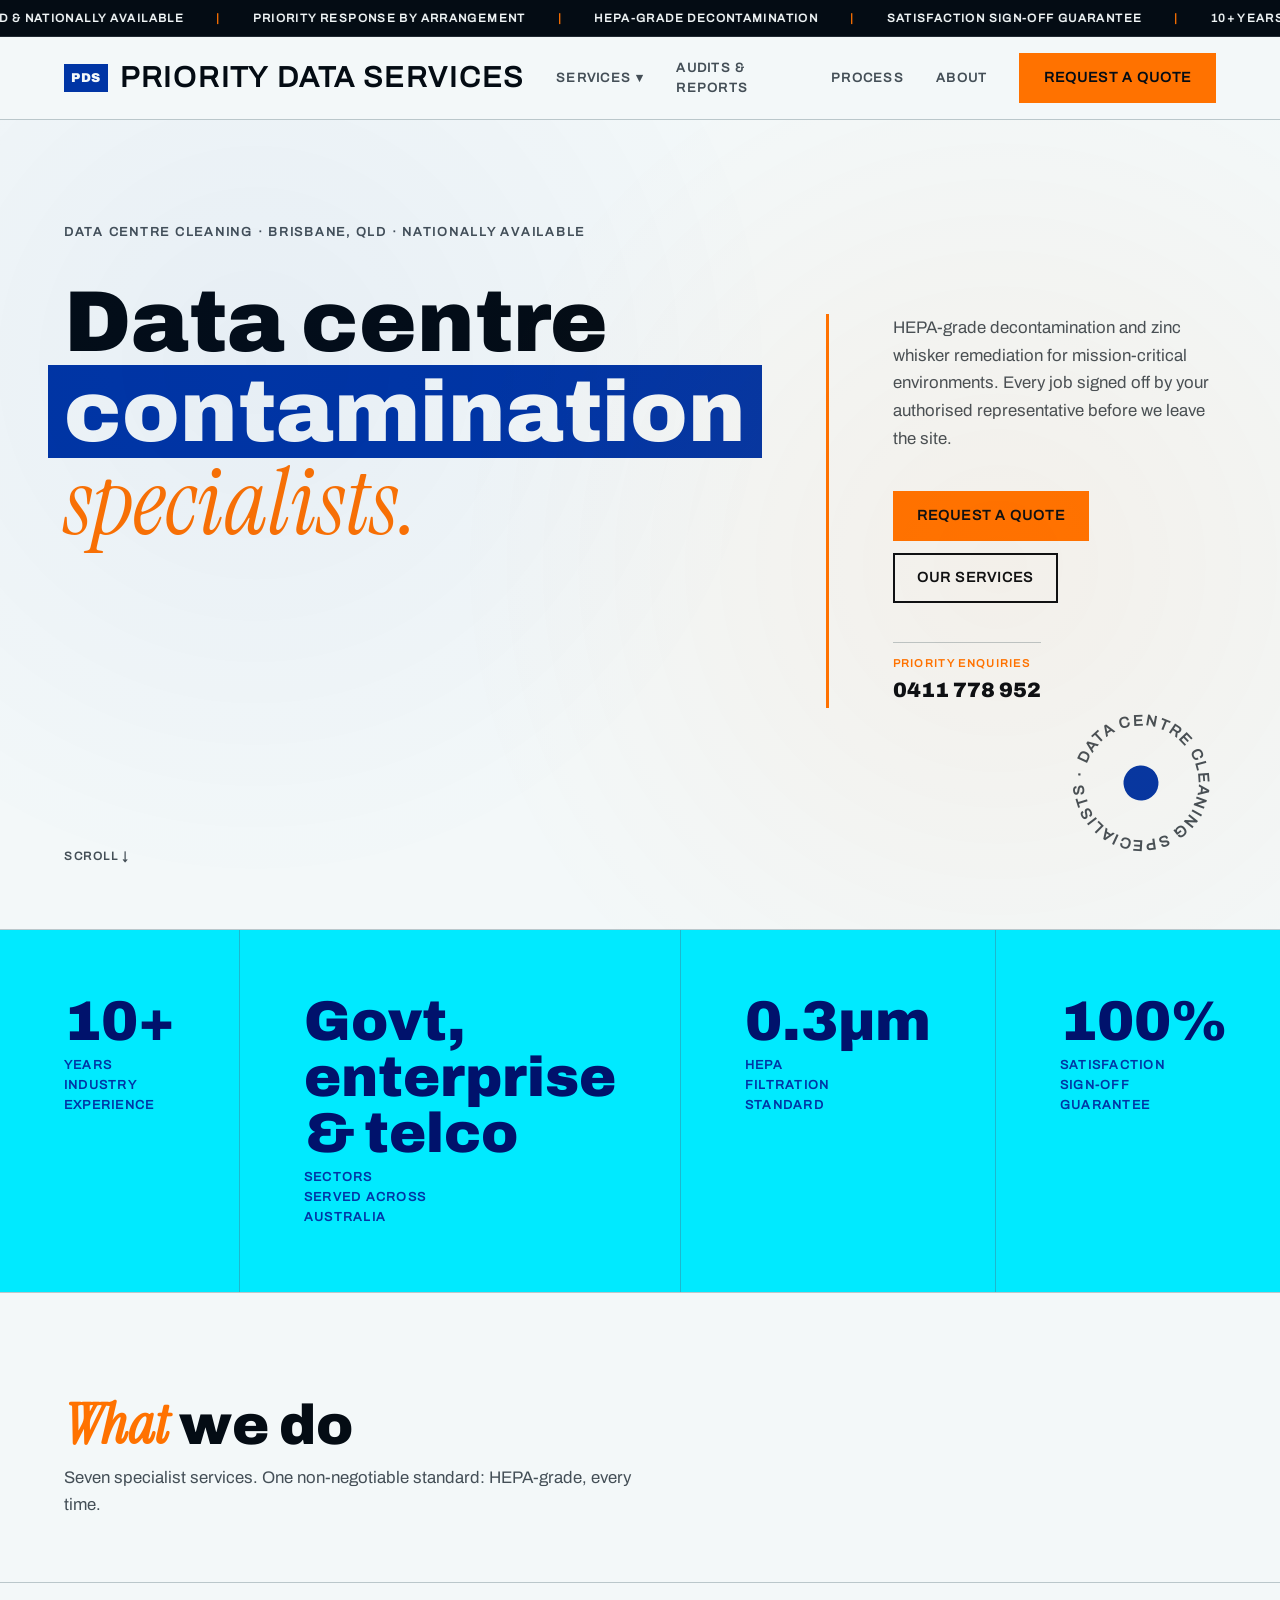
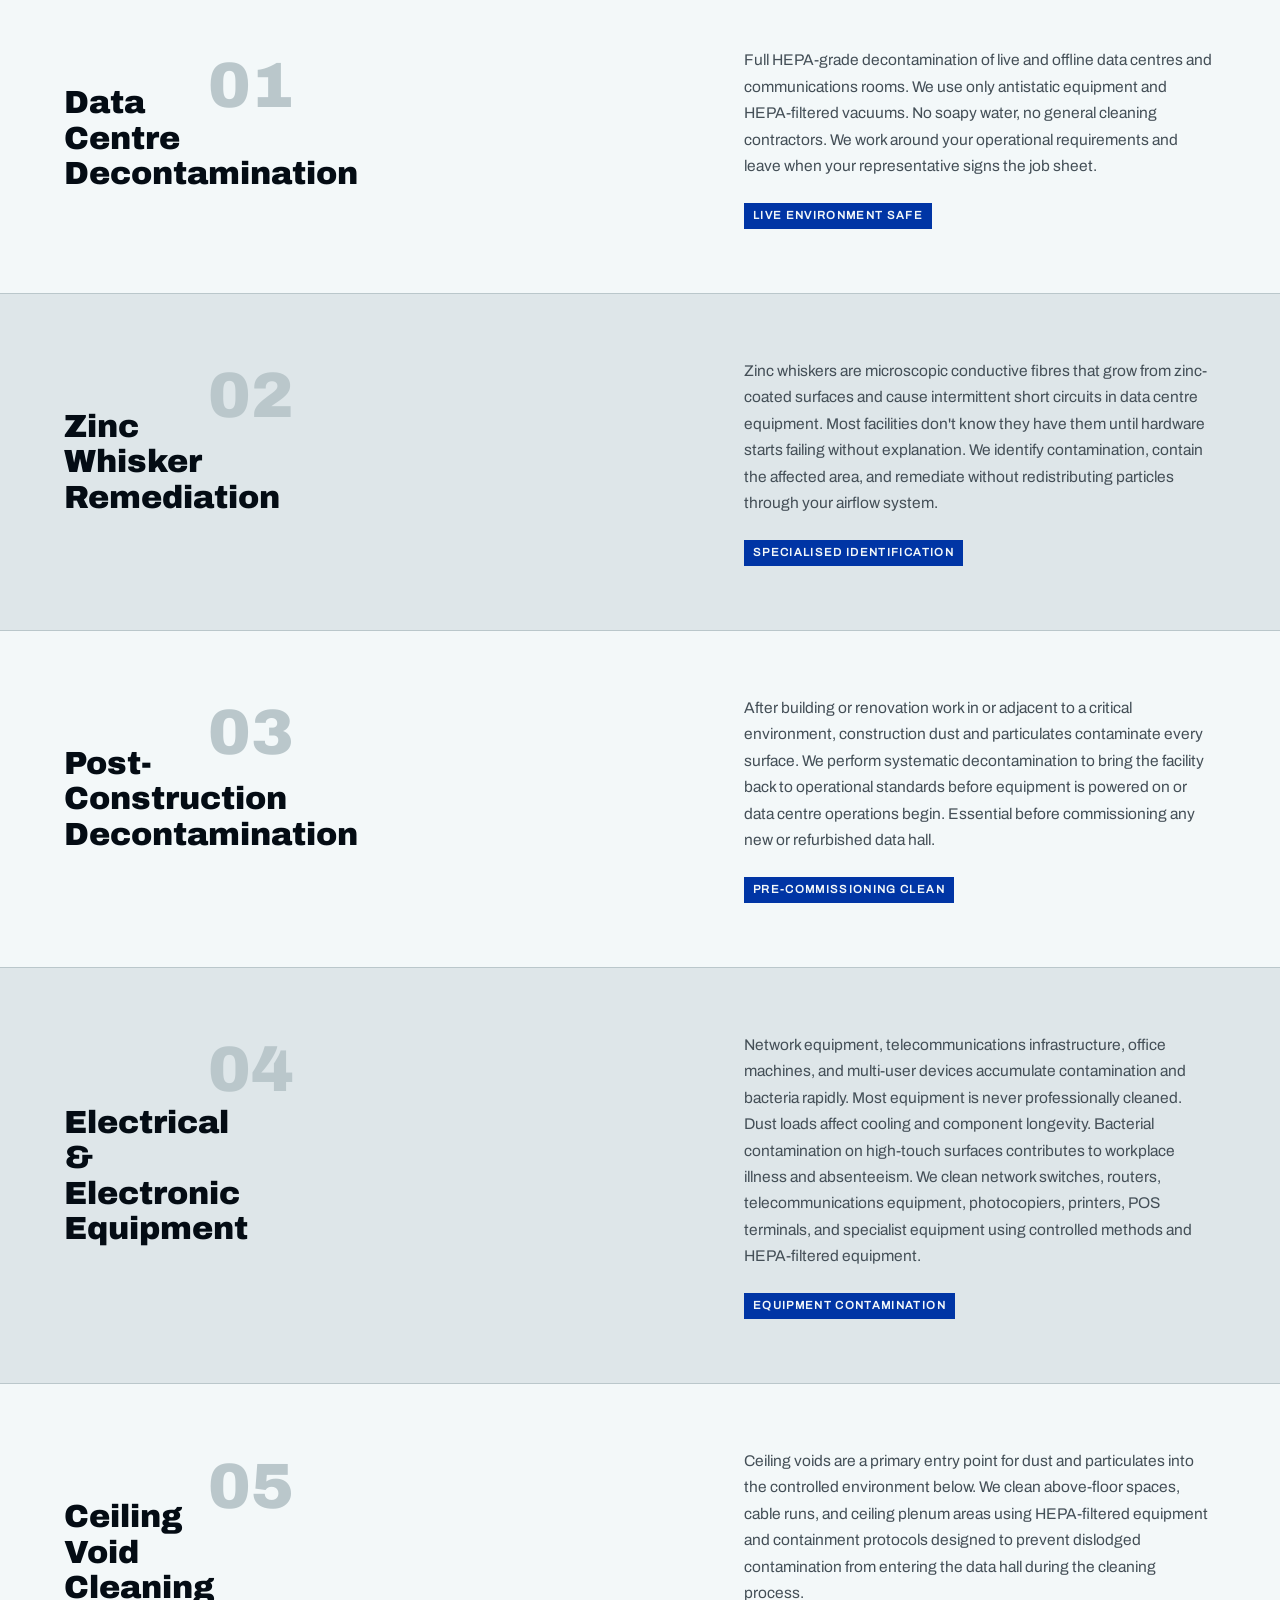
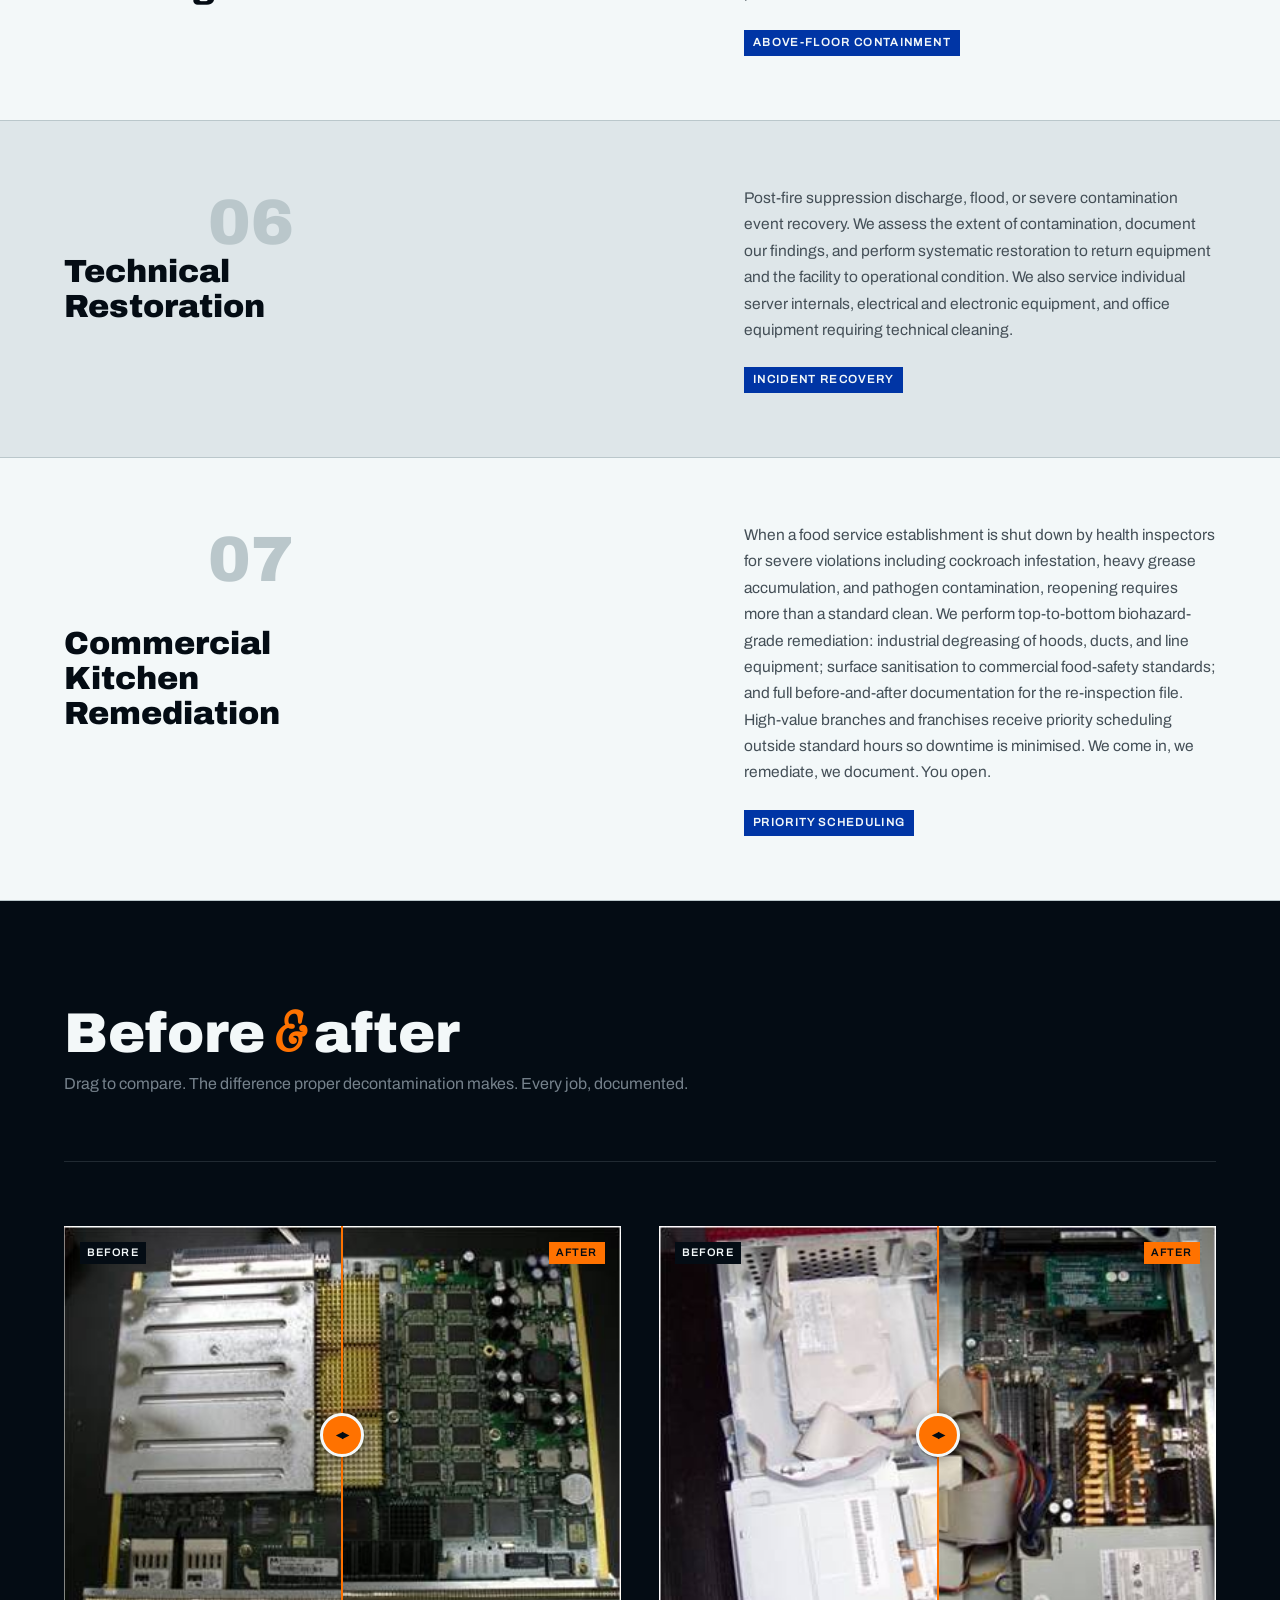
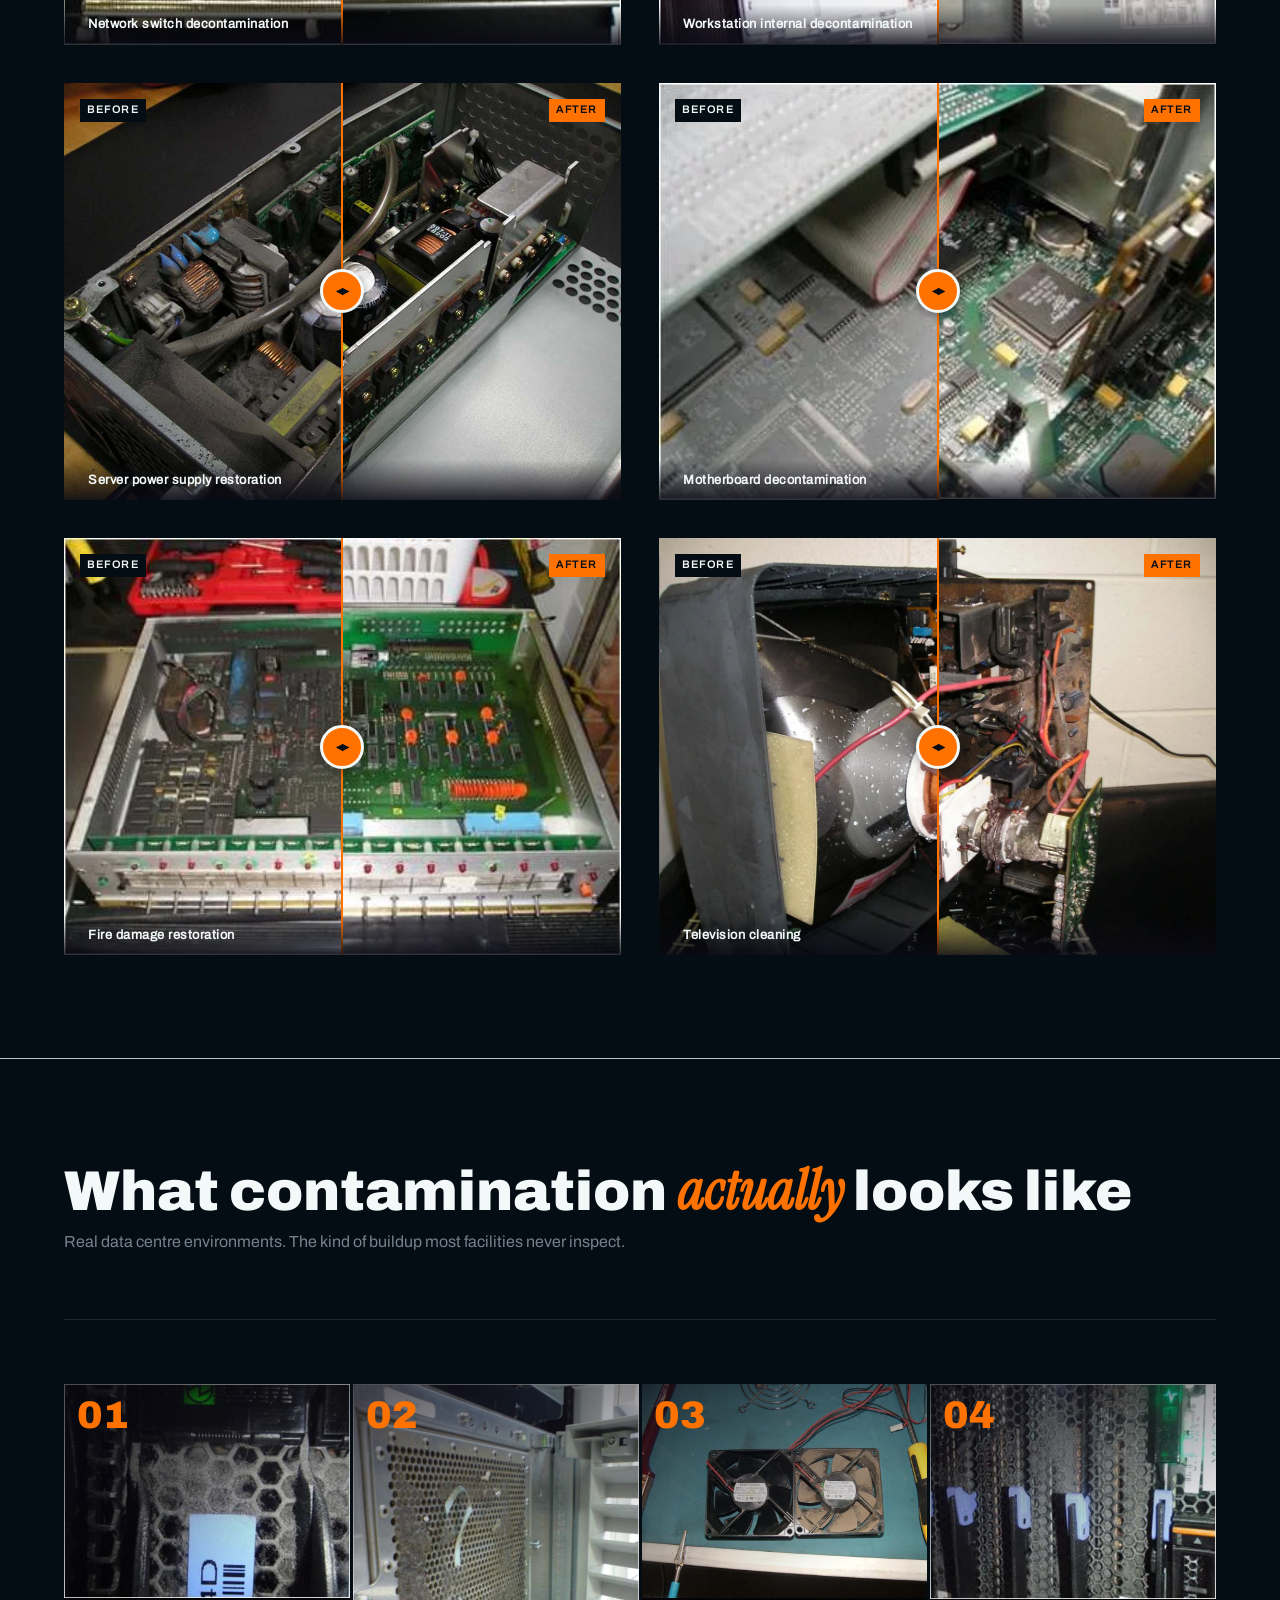
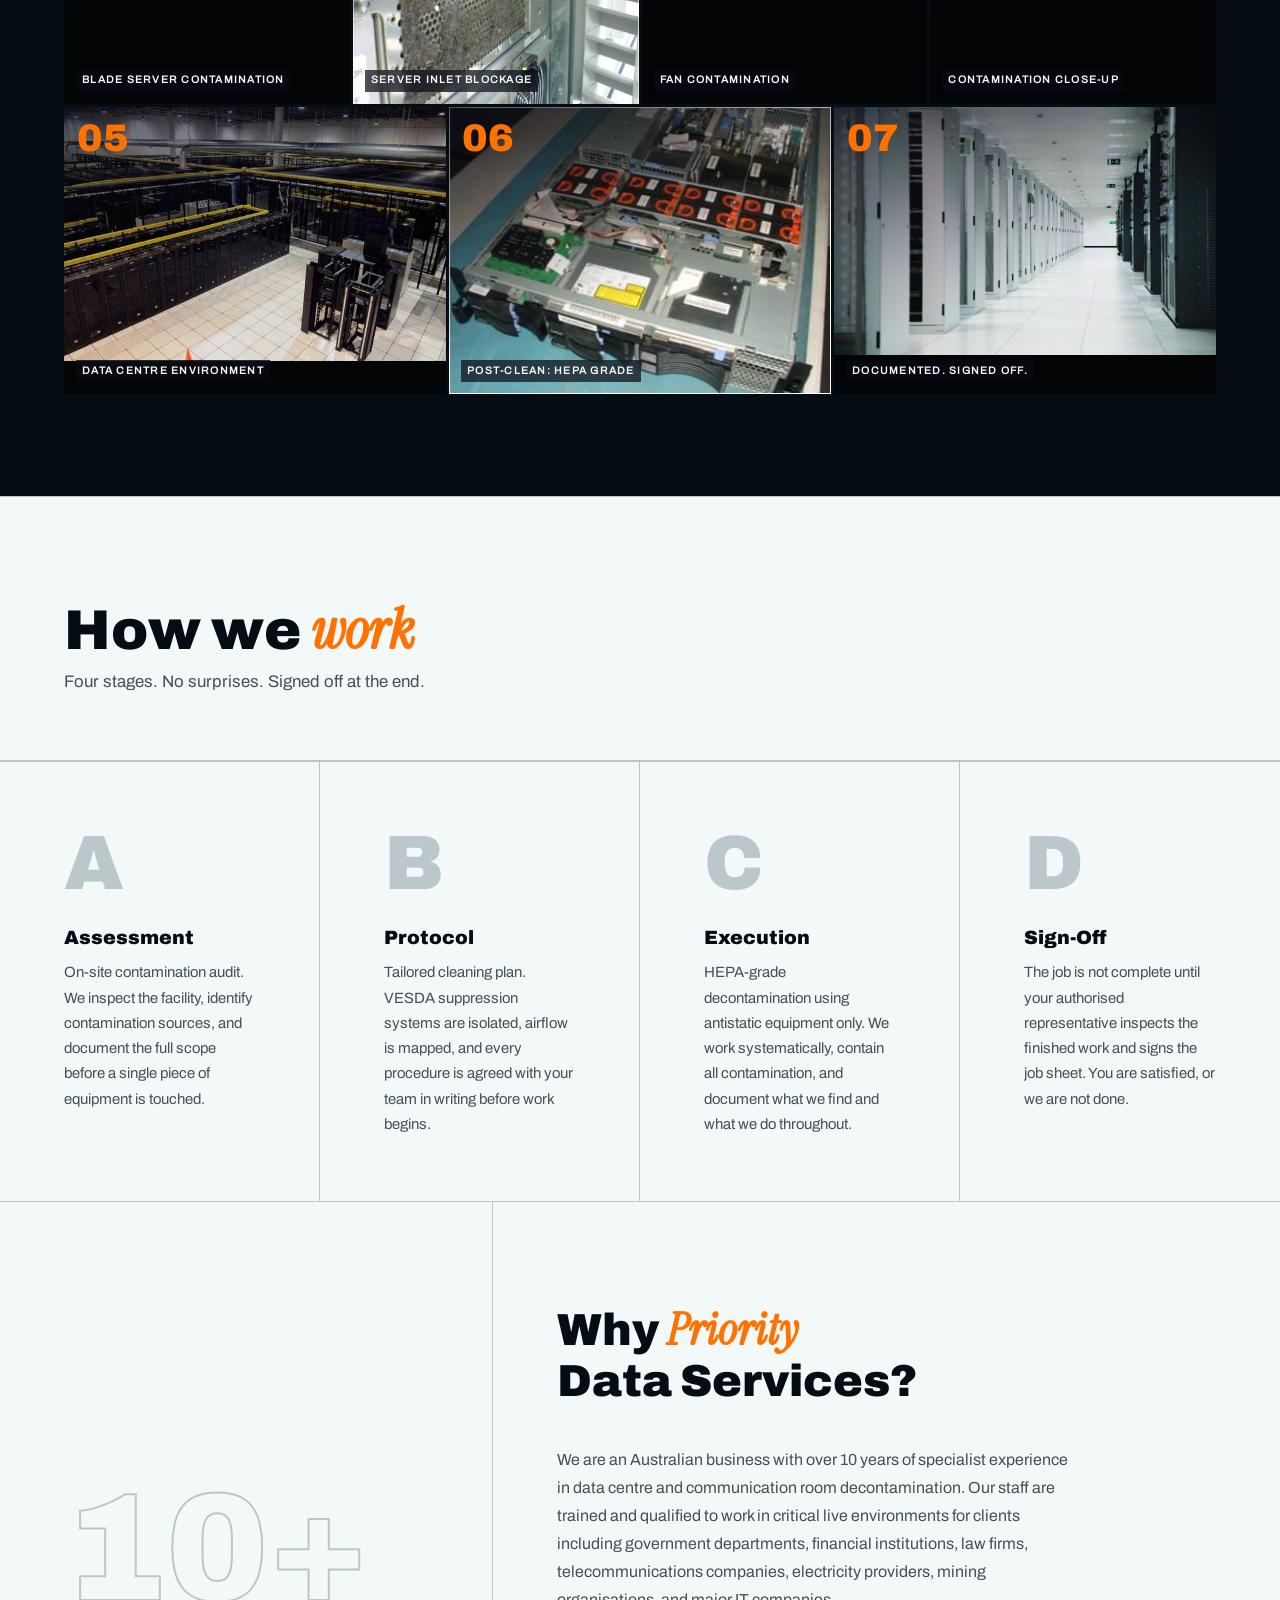
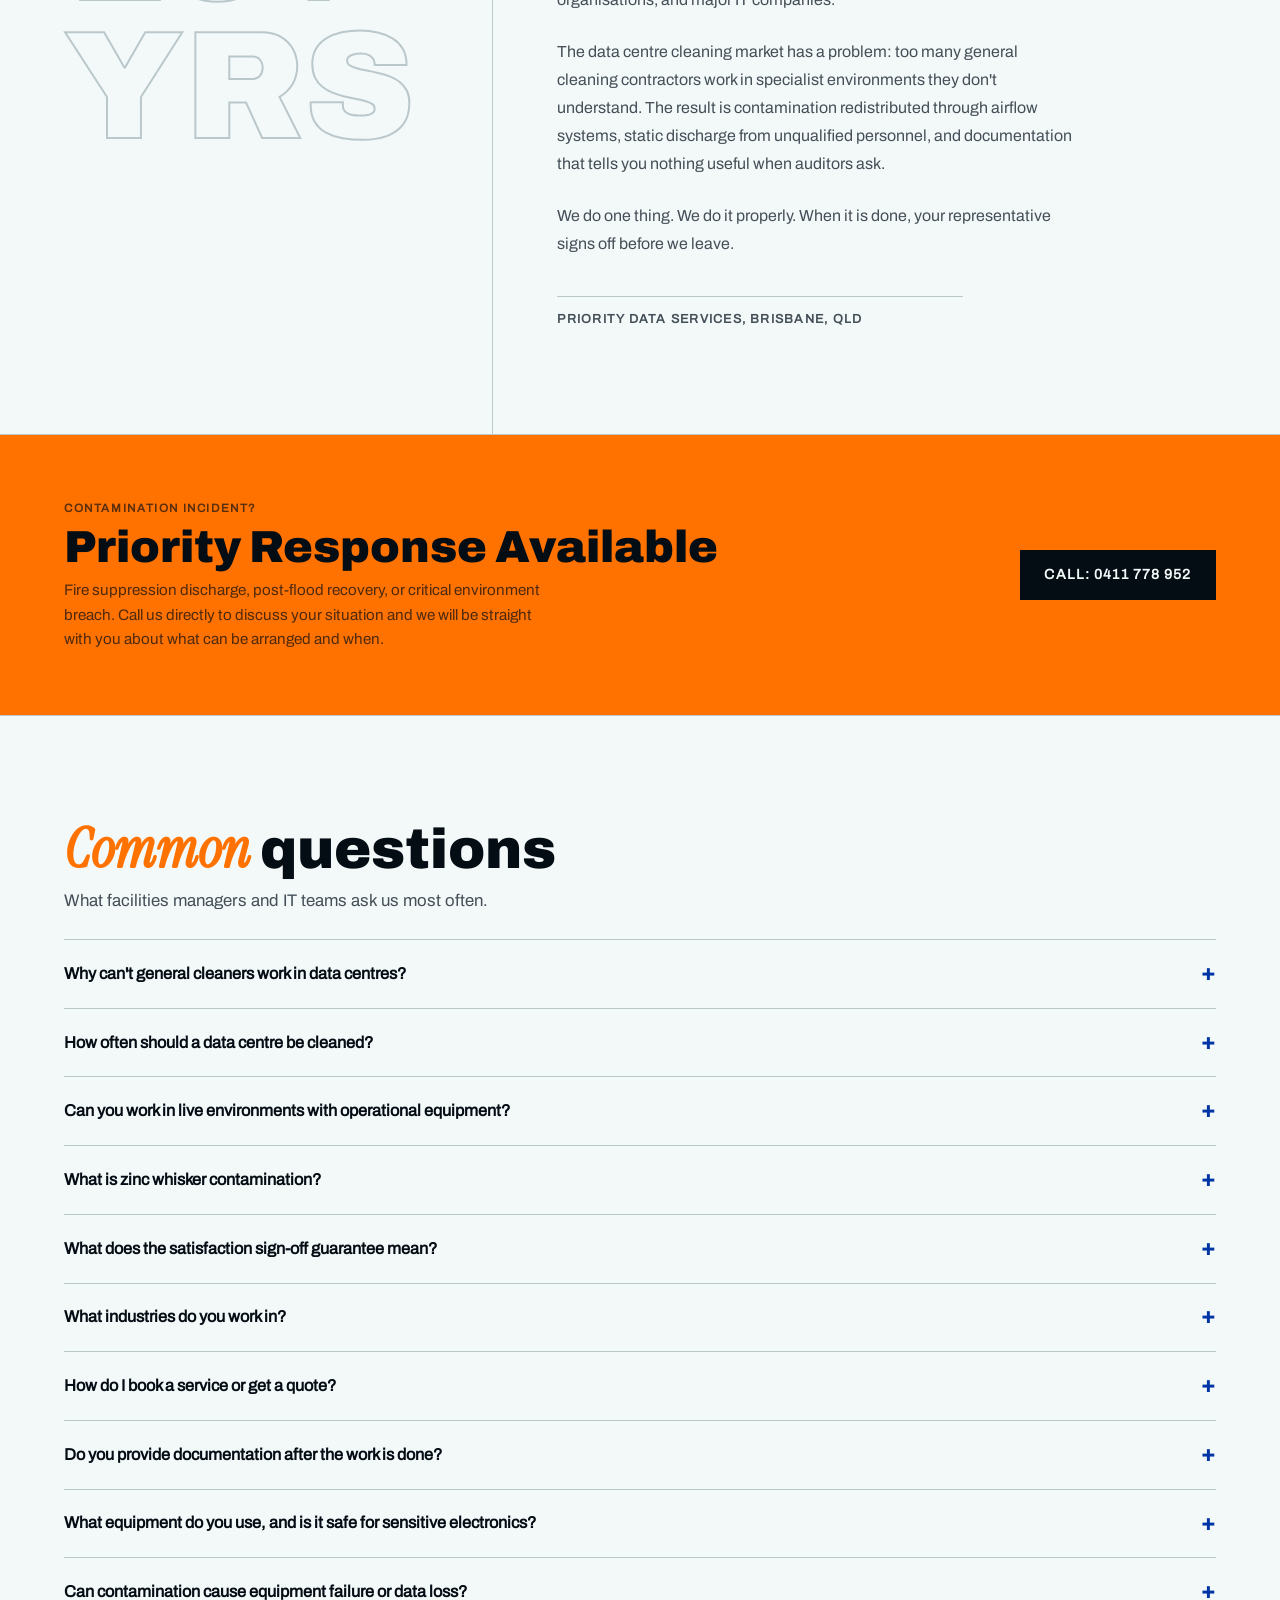
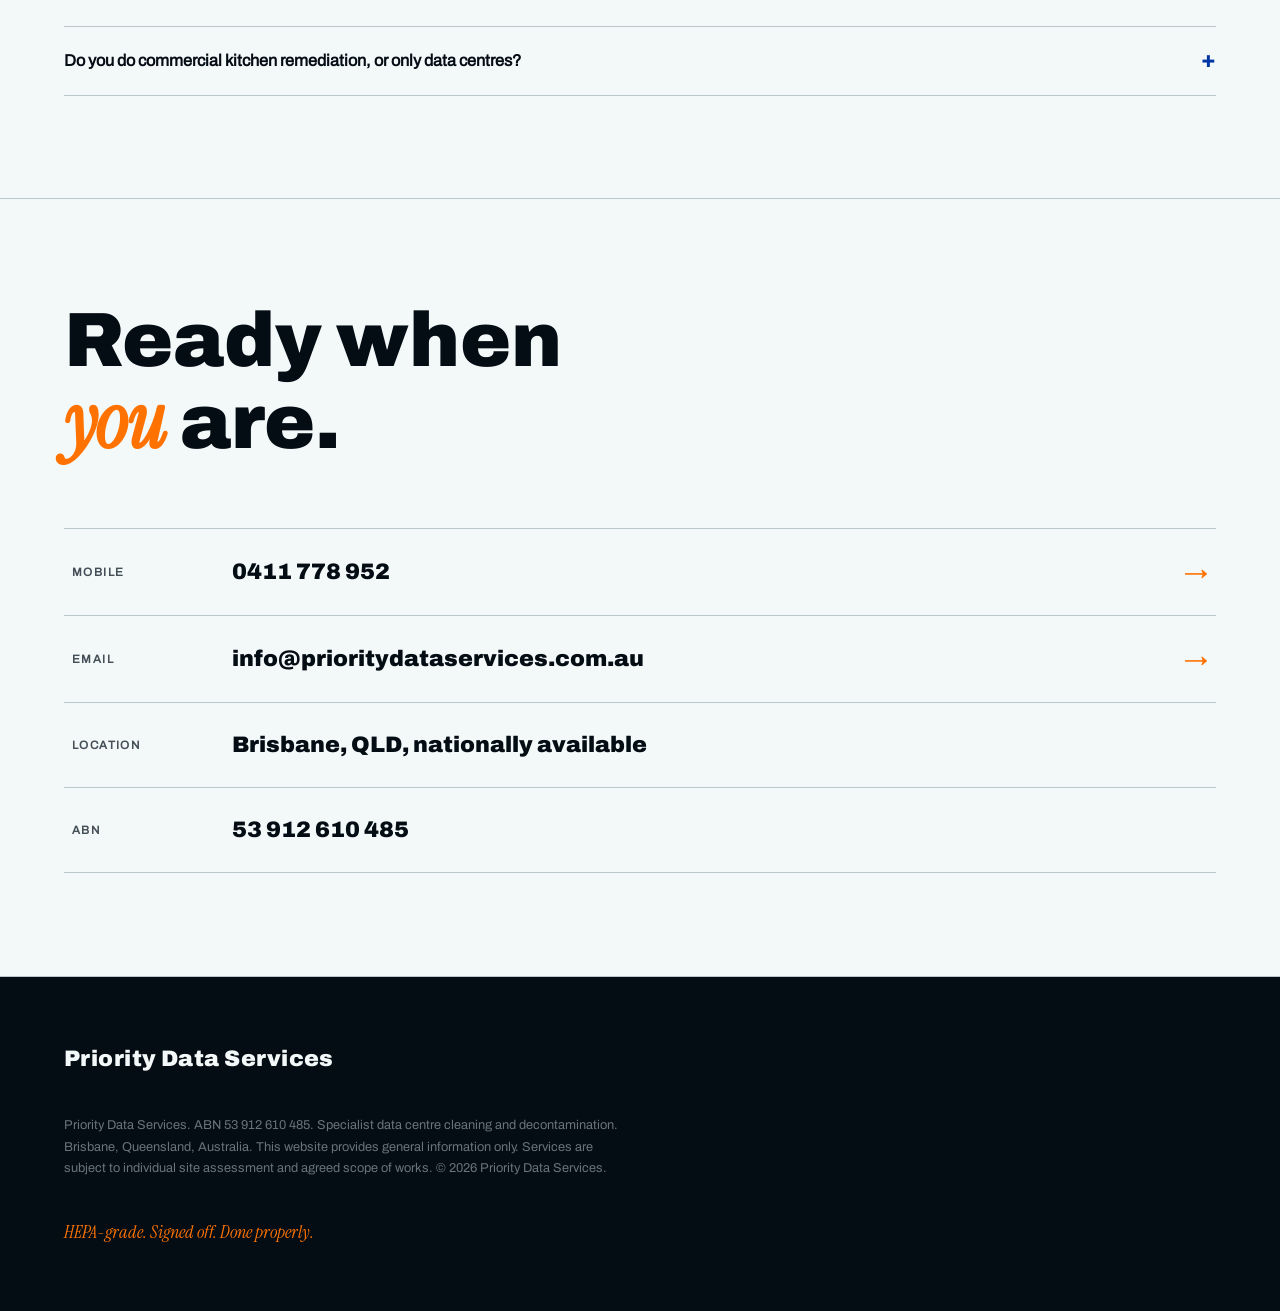
<file: index.html>
<!DOCTYPE html>
<html lang="en-AU">
<head>
<meta charset="UTF-8">
<meta name="viewport" content="width=device-width, initial-scale=1.0">
<title>Data Centre Cleaning & Decontamination Specialists | Priority Data Services</title>
<meta name="description" content="Australia's data centre contamination specialists. HEPA-grade decontamination, zinc whisker remediation, satisfaction sign-off guarantee.">
<link rel="canonical" href="https://www.prioritydataservices.com.au/">
<meta property="og:title" content="Data Centre Cleaning &amp; Decontamination Specialists | Priority Data Services">
<meta property="og:description" content="HEPA-grade data centre decontamination, zinc whisker remediation, satisfaction sign-off guarantee. Brisbane-based, nationally available by arrangement.">
<meta property="og:type" content="website">
<meta property="og:url" content="https://www.prioritydataservices.com.au/">
<meta name="twitter:card" content="summary_large_image">
<meta property="og:image" content="https://www.prioritydataservices.com.au/images/priority-data-services-og-share.webp">
<meta property="og:image:width" content="1200">
<meta property="og:image:height" content="630">
<meta name="twitter:title" content="Data Centre Cleaning Specialists | Priority Data Services">
<meta name="twitter:description" content="HEPA-grade decontamination, zinc whisker remediation, satisfaction sign-off guarantee. Brisbane-based, nationally available by arrangement.">
<link rel="stylesheet" href="style.css">
<script type="application/ld+json">
{
  "@context": "https://schema.org",
  "@type": "LocalBusiness",
  "name": "Priority Data Services",
  "description": "Australia's data centre contamination specialists. HEPA-grade decontamination and zinc whisker remediation for mission-critical environments. Satisfaction sign-off guarantee.",
  "telephone": "+61411778952",
  "email": "info@prioritydataservices.com.au",
  "url": "https://www.prioritydataservices.com.au",
  "areaServed": "Australia",
  "address": {
    "@type": "PostalAddress",
    "addressLocality": "Brisbane",
    "addressRegion": "QLD",
    "addressCountry": "AU"
  },
  "identifier": {
    "@type": "PropertyValue",
    "name": "ABN",
    "value": "53 912 610 485"
  },
  "sameAs": ["https://www.prioritydataservices.com.au"]
}
</script>
<script type="application/ld+json">
{
  "@context": "https://schema.org",
  "@type": "FAQPage",
  "mainEntity": [
    {"@type": "Question", "name": "Why can't general cleaners work in data centres?", "acceptedAnswer": {"@type": "Answer", "text": "General cleaning equipment uses synthetic filters that capture particles down to around 2.5 microns. Data centre contamination includes particles as small as 0.3 microns. Standard vacuum cleaners also recirculate what they capture back into the air. HEPA-filtered specialist vacuums capture 99.97% of particles at the 0.3 micron threshold, the standard required for electronic environments."}},
    {"@type": "Question", "name": "How often should a data centre be cleaned?", "acceptedAnswer": {"@type": "Answer", "text": "A minimum of twice per year for most operational environments, more frequently in facilities with high traffic, nearby construction, or elevated ambient dust. We assess each facility individually and recommend a maintenance schedule based on the contamination load we find during the initial assessment."}},
    {"@type": "Question", "name": "Can you work in live environments with operational equipment?", "acceptedAnswer": {"@type": "Answer", "text": "Yes. We are trained and equipped to work in live data centre environments. We use antistatic equipment and procedures throughout. For certain cleaning tasks, individual components may need to be powered down temporarily. This is agreed in the protocol stage before any work begins. VESDA suppression systems are always isolated before work starts."}},
    {"@type": "Question", "name": "What is zinc whisker contamination?", "acceptedAnswer": {"@type": "Answer", "text": "Zinc whiskers are microscopic crystalline structures that grow spontaneously from electroplated zinc surfaces, typically raised access floor tiles and structural components installed before 1995. They break off as invisible particles that float through data centre airflow, land on circuit boards, and cause intermittent short circuits. They are frequently diagnosed incorrectly as software or hardware faults before the contamination source is identified. We are specialists in zinc whisker identification and remediation."}},
    {"@type": "Question", "name": "What does the satisfaction sign-off guarantee mean?", "acceptedAnswer": {"@type": "Answer", "text": "The job is not considered complete until an authorised representative from your organisation performs a physical inspection of the agreed works and signs off the job sheet. If you are not satisfied with any aspect of the work, we address it before we leave. This gives you documented evidence that the facility was cleaned to the agreed standard, which matters for audits, insurance, and operational records."}},
    {"@type": "Question", "name": "What industries do you work in?", "acceptedAnswer": {"@type": "Answer", "text": "Our clients include government departments, financial and insurance institutions, law firms, telecommunications companies, electricity providers, mining organisations, hospitals and healthcare facilities, and major IT companies. Any organisation operating a data centre or critical communications room is a potential client, the requirement for specialist decontamination exists across all sectors."}},
    {"@type": "Question", "name": "How do I book a service or get a quote?", "acceptedAnswer": {"@type": "Answer", "text": "Contact us directly by phone or email. We work on a scheduled basis, with regular on-site visits to Brisbane each year for institutional and government clients. For new clients, we typically start with a site assessment to understand the scope before providing a quote. Early engagement means we can plan your work into the next available visit. Contact us at info@prioritydataservices.com.au or 0411 778 952."}},
    {"@type": "Question", "name": "Do you provide documentation after the work is done?", "acceptedAnswer": {"@type": "Answer", "text": "Yes. Every job produces a documented job sheet that is signed off by your authorised representative on completion. This provides a formal record of what was inspected, what was found, and what work was performed. This documentation is relevant for compliance, asset maintenance records, insurance purposes, and internal audit requirements."}},
    {"@type": "Question", "name": "What equipment do you use, and is it safe for sensitive electronics?", "acceptedAnswer": {"@type": "Answer", "text": "We use HEPA-filtered vacuums rated to capture particles at 0.3 microns, antistatic brushes and cloths, and ESD-safe (electrostatic discharge safe) tools throughout. None of our cleaning processes introduce moisture or solvents into live electronic environments. Standard janitorial equipment, even commercial-grade, is not appropriate for data centre use and we do not use it."}},
    {"@type": "Question", "name": "Can contamination cause equipment failure or data loss?", "acceptedAnswer": {"@type": "Answer", "text": "Yes, directly. Particulate contamination restricts airflow through server inlets, causing thermal throttling and accelerated component failure. Conductive particles such as zinc whiskers can bridge circuit board contacts and cause intermittent short circuits that are difficult to diagnose. In extreme cases, contamination causes outright hardware failure. Preventative decontamination on a regular schedule is substantially less expensive than unplanned downtime or emergency hardware replacement."}},
    {"@type": "Question", "name": "Do you do commercial kitchen remediation, or only data centres?", "acceptedAnswer": {"@type": "Answer", "text": "We also perform commercial kitchen remediation for food service establishments shut down by health inspectors. When a venue faces severe violations such as pest infestation, heavy grease accumulation, and pathogen contamination, reopening requires biohazard-grade remediation, not a standard clean. We handle industrial degreasing of hoods, ducts, and line equipment; surface sanitisation to commercial food-safety standards; and full before-and-after documentation for the re-inspection file. High-value branches and franchises receive priority scheduling outside standard hours to minimise downtime."}}
  ]
}
</script>
<!-- Cloudflare Web Analytics -->
<script defer src='https://static.cloudflareinsights.com/beacon.min.js' data-cf-beacon='{"token": "REPLACE_WITH_TOKEN"}'></script>
<!-- End Cloudflare Web Analytics -->
<link rel="icon" type="image/x-icon" href="favicon.ico">
<link rel="icon" type="image/png" href="favicon.png">
<link rel="apple-touch-icon" href="apple-touch-icon.png">
</head>
<body>
<div class="cursor-label" id="cursor-label" aria-hidden="true"></div>


<!-- ticker -->
<!-- ticker -->
<div class="ticker" aria-hidden="true">
  <div class="ticker__track">
    <span>Brisbane based &amp; nationally available</span><span aria-hidden="true">|</span>
    <span>Priority response by arrangement</span><span aria-hidden="true">|</span>
    <span>HEPA-grade decontamination</span><span aria-hidden="true">|</span>
    <span>Satisfaction sign-off guarantee</span><span aria-hidden="true">|</span>
    <span>10+ years industry experience</span><span aria-hidden="true">|</span>
    <span>Zinc whisker remediation specialists</span><span aria-hidden="true">|</span>
  </div>
</div>

<header class="masthead">
  <a class="masthead__brand" href="index.html">
    <span class="masthead__mark">PDS</span>
    <span class="masthead__name">Priority&nbsp;Data&nbsp;Services</span>
  </a>
  <nav class="masthead__nav" aria-label="Primary">
    <div class="nav-item nav-item--dropdown">
      <button class="nav-dropdown__trigger" aria-expanded="false" aria-haspopup="true">
        Services <span class="nav-dropdown__arrow" aria-hidden="true">▾</span>
      </button>
      <ul class="nav-dropdown__menu" role="menu">
        <li><a href="data-centre-decontamination.html">Data Centre Decontamination</a></li>
        <li><a href="zinc-whisker-remediation.html">Zinc Whisker Remediation</a></li>
        <li><a href="post-construction-decontamination.html">Post-Construction Decontamination</a></li>
        <li><a href="ceiling-void-cleaning.html">Ceiling Void Cleaning</a></li>
        <li><a href="technical-restoration.html">Technical Restoration</a></li>
        <li><a href="internal-equipment-decontamination.html">Internal Equipment Decontamination</a></li>
        <li><a href="electrical-electronic-equipment-cleaning.html">Electrical &amp; Electronic Cleaning</a></li>
        <li><a href="office-equipment-cleaning.html">Office Equipment Cleaning</a></li>
        <li><a href="commercial-kitchen-remediation.html">Commercial Kitchen Remediation</a></li>
        <li><a href="equipment-and-products.html">Equipment &amp; Products</a></li>
      </ul>
    </div>
    <a href="audits-reports.html">Audits &amp; Reports</a>
    <a href="#process">Process</a>
    <a href="#about">About</a>
  </nav>
  <button class="hamburger" aria-label="Open menu" aria-expanded="false" aria-controls="mobile-nav">
    <span></span><span></span><span></span>
  </button>
  <a class="btn btn--alert masthead__cta" href="#contact">Request a quote</a>
</header>

<!-- Mobile nav drawer -->
<div class="mobile-nav" id="mobile-nav" aria-hidden="true">
  <button class="mobile-nav__close" aria-label="Close menu">&#215;</button>
  <nav aria-label="Mobile navigation">
    <p class="mobile-nav__heading">Services</p>
    <a href="data-centre-decontamination.html">Data Centre Decontamination</a>
    <a href="zinc-whisker-remediation.html">Zinc Whisker Remediation</a>
    <a href="post-construction-decontamination.html">Post-Construction Decontamination</a>
    <a href="ceiling-void-cleaning.html">Ceiling Void Cleaning</a>
    <a href="technical-restoration.html">Technical Restoration</a>
    <a href="internal-equipment-decontamination.html">Internal Equipment Decontamination</a>
    <a href="electrical-electronic-equipment-cleaning.html">Electrical &amp; Electronic Cleaning</a>
    <a href="office-equipment-cleaning.html">Office Equipment Cleaning</a>
    <a href="commercial-kitchen-remediation.html">Commercial Kitchen Remediation</a>
    <p class="mobile-nav__heading">More</p>
    <a href="audits-reports.html">Audits &amp; Reports</a>
    <a href="equipment-and-products.html">Equipment &amp; Products</a>
    <a href="#process">Process</a>
    <a href="#about">About</a>
    <a href="#contact" class="mobile-nav__cta">Request a quote</a>
  </nav>
</div>

</div>



<main id="top">

  <!-- HERO -->
  <section class="hero">
    <p class="hero__kicker reveal-load" style="--i:0">Data Centre Cleaning &middot; Brisbane, QLD &middot; Nationally Available</p>
    <h1 class="hero__title">
      <span class="hero__line reveal-load" style="--i:1">Data centre</span>
      <span class="hero__line hero__line--accent reveal-load" style="--i:2">contamination</span>
      <span class="hero__line hero__line--serif reveal-load" style="--i:3">specialists.</span>
    </h1>
    <div class="hero__aside reveal-load" style="--i:4">
      <p>HEPA-grade decontamination and zinc whisker remediation for mission-critical environments. Every job signed off by your authorised representative before we leave the site.</p>
      <div class="hero__actions">
        <a class="btn btn--alert" href="#contact">Request a quote</a>
        <a class="btn btn--ghost" href="#services">Our services</a>
      </div>
      <a class="hero__emergency" href="tel:+61411778952">
        <span class="hero__emergency-label">Priority enquiries</span>
        <span class="hero__emergency-number">0411 778 952</span>
      </a>
    </div>
    <div class="hero__stamp reveal-load" style="--i:5" aria-hidden="true">
      <svg viewBox="0 0 120 120" class="stamp" xmlns="http://www.w3.org/2000/svg">
        <defs><path id="circ" d="M14,60 a46,46 0 1,1 92,0 a46,46 0 1,1 -92,0"/></defs>
        <g>
          <animateTransform attributeName="transform" type="rotate" from="0 60 60" to="360 60 60" dur="55s" repeatCount="indefinite"/>
          <text><textPath href="#circ">DATA CENTRE CLEANING SPECIALISTS &middot; DATA CENTRE CLEANING SPECIALISTS &middot;</textPath></text>
          <circle cx="60" cy="60" r="14"/>
        </g>
      </svg>
    </div>
    <p class="hero__scroll reveal-load" style="--i:6" aria-hidden="true">Scroll &#8595;</p>
  </section>

  <!-- STATS STRIP -->
  <section class="stats" aria-label="Key figures">
    <div class="stats__cell reveal">
      <strong data-count="10" data-suffix="+">0</strong>
      <span>years industry experience</span>
    </div>
    <div class="stats__cell reveal">
      <strong>Govt,<br>enterprise<br>&amp; telco</strong>
      <span>sectors served across Australia</span>
    </div>
    <div class="stats__cell reveal">
      <strong>0.3&#956;m</strong>
      <span>HEPA filtration standard</span>
    </div>
    <div class="stats__cell reveal">
      <strong data-count="100" data-suffix="%">0</strong>
      <span>satisfaction sign-off guarantee</span>
    </div>
  </section>

  <!-- SERVICES -->
  <section class="services" id="services">
    <header class="section-head reveal">
      <h2><em>What</em> we do</h2>
      <p>Seven specialist services. One non-negotiable standard: HEPA-grade, every time.</p>
    </header>

    <a class="service service--link reveal" href="data-centre-decontamination.html" data-cursor-label="View service">
      <span class="service__no">01</span>
      <h3 class="service__title">Data Centre<br>Decontamination</h3>
      <p class="service__body">Full HEPA-grade decontamination of live and offline data centres and communications rooms. We use only antistatic equipment and HEPA-filtered vacuums. No soapy water, no general cleaning contractors. We work around your operational requirements and leave when your representative signs the job sheet.</p>
      <span class="service__tag">Live environment safe</span>
    </a>

    <a class="service service--flip service--link reveal" href="zinc-whisker-remediation.html" data-cursor-label="View service">
      <span class="service__no">02</span>
      <h3 class="service__title">Zinc Whisker<br>Remediation</h3>
      <p class="service__body">Zinc whiskers are microscopic conductive fibres that grow from zinc-coated surfaces and cause intermittent short circuits in data centre equipment. Most facilities don't know they have them until hardware starts failing without explanation. We identify contamination, contain the affected area, and remediate without redistributing particles through your airflow system.</p>
      <span class="service__tag">Specialised identification</span>
    </a>

    <a class="service service--link reveal" href="post-construction-decontamination.html" data-cursor-label="View service">
      <span class="service__no">03</span>
      <h3 class="service__title">Post-Construction<br>Decontamination</h3>
      <p class="service__body">After building or renovation work in or adjacent to a critical environment, construction dust and particulates contaminate every surface. We perform systematic decontamination to bring the facility back to operational standards before equipment is powered on or data centre operations begin. Essential before commissioning any new or refurbished data hall.</p>
      <span class="service__tag">Pre-commissioning clean</span>
    </a>

    <a class="service service--flip service--link reveal" href="electrical-electronic-equipment-cleaning.html" data-cursor-label="View service">
      <span class="service__no">04</span>
      <h3 class="service__title">Electrical &amp;<br>Electronic Equipment</h3>
      <p class="service__body">Network equipment, telecommunications infrastructure, office machines, and multi-user devices accumulate contamination and bacteria rapidly. Most equipment is never professionally cleaned. Dust loads affect cooling and component longevity. Bacterial contamination on high-touch surfaces contributes to workplace illness and absenteeism. We clean network switches, routers, telecommunications equipment, photocopiers, printers, POS terminals, and specialist equipment using controlled methods and HEPA-filtered equipment.</p>
      <span class="service__tag">Equipment contamination</span>
    </a>

    <a class="service service--link reveal" href="ceiling-void-cleaning.html" data-cursor-label="View service">
      <span class="service__no">05</span>
      <h3 class="service__title">Ceiling Void<br>Cleaning</h3>
      <p class="service__body">Ceiling voids are a primary entry point for dust and particulates into the controlled environment below. We clean above-floor spaces, cable runs, and ceiling plenum areas using HEPA-filtered equipment and containment protocols designed to prevent dislodged contamination from entering the data hall during the cleaning process.</p>
      <span class="service__tag">Above-floor containment</span>
    </a>

    <a class="service service--flip service--link reveal" href="technical-restoration.html" data-cursor-label="View service">
      <span class="service__no">06</span>
      <h3 class="service__title">Technical<br>Restoration</h3>
      <p class="service__body">Post-fire suppression discharge, flood, or severe contamination event recovery. We assess the extent of contamination, document our findings, and perform systematic restoration to return equipment and the facility to operational condition. We also service individual server internals, electrical and electronic equipment, and office equipment requiring technical cleaning.</p>
      <span class="service__tag">Incident recovery</span>
    </a>

    <a class="service service--link reveal" href="commercial-kitchen-remediation.html" data-cursor-label="View service">
      <span class="service__no">07</span>
      <h3 class="service__title">Commercial Kitchen<br>Remediation</h3>
      <p class="service__body">When a food service establishment is shut down by health inspectors for severe violations including cockroach infestation, heavy grease accumulation, and pathogen contamination, reopening requires more than a standard clean. We perform top-to-bottom biohazard-grade remediation: industrial degreasing of hoods, ducts, and line equipment; surface sanitisation to commercial food-safety standards; and full before-and-after documentation for the re-inspection file. High-value branches and franchises receive priority scheduling outside standard hours so downtime is minimised. We come in, we remediate, we document. You open.</p>
      <span class="service__tag">Priority scheduling</span>
    </a>
  </section>

  <!-- GALLERY -->
  <section class="compare-set reveal" id="gallery" aria-label="Before and after decontamination">
    <div class="compare-set__head">
      <h2>Before <em>&amp;</em> after</h2>
      <p>Drag to compare. The difference proper decontamination makes. Every job, documented.</p>
    </div>
    <div class="compare-grid">
      <div class="compare" data-compare>
        <span class="compare__label compare__label--before">Before</span>
        <span class="compare__label compare__label--after">After</span>
        <img class="compare__img compare__img--after" src="images/priority-data-services-network-switch-after-cleaning.jpg" alt="Network switch after HEPA-grade cleaning by Priority Data Services" width="800" height="530" loading="lazy">
        <img class="compare__img compare__img--before" src="images/priority-data-services-network-switch-before-cleaning.jpg" alt="Dust-contaminated network switch before cleaning by Priority Data Services" width="800" height="530" loading="lazy">
        <div class="compare__handle" aria-hidden="true">
          <div class="compare__line"></div>
          <div class="compare__grip"></div>
          </div>
        <p class="compare__caption">Network switch decontamination</p>
      </div>
      <div class="compare" data-compare>
        <span class="compare__label compare__label--before">Before</span>
        <span class="compare__label compare__label--after">After</span>
        <img class="compare__img compare__img--after" src="images/priority-data-services-workstation-after-cleaning.jpg" alt="Workstation after HEPA-grade decontamination by Priority Data Services" width="800" height="530" loading="lazy">
        <img class="compare__img compare__img--before" src="images/priority-data-services-workstation-before-cleaning.jpg" alt="Dust-contaminated workstation before cleaning by Priority Data Services" width="800" height="530" loading="lazy">
        <div class="compare__handle" aria-hidden="true">
          <div class="compare__line"></div>
          <div class="compare__grip"></div>
          </div>
        <p class="compare__caption">Workstation internal decontamination</p>
      </div>
      <div class="compare" data-compare>
        <span class="compare__label compare__label--before">Before</span>
        <span class="compare__label compare__label--after">After</span>
        <img class="compare__img compare__img--after" src="images/priority-data-services-power-supply-after-cleaning.jpg" alt="Server power supply after HEPA decontamination by Priority Data Services" width="800" height="530" loading="lazy">
        <img class="compare__img compare__img--before" src="images/priority-data-services-power-supply-before-cleaning.jpg" alt="Heavily contaminated power supply before cleaning by Priority Data Services" width="800" height="530" loading="lazy">
        <div class="compare__handle" aria-hidden="true">
          <div class="compare__line"></div>
          <div class="compare__grip"></div>
          </div>
        <p class="compare__caption">Server power supply restoration</p>
      </div>

      <div class="compare" data-compare>
        <span class="compare__label compare__label--before">Before</span>
        <span class="compare__label compare__label--after">After</span>
        <img class="compare__img compare__img--after" src="images/priority-data-services-dusty-motherboard-after.webp" alt="Motherboard after specialist decontamination by Priority Data Services" loading="lazy">
        <img class="compare__img compare__img--before" src="images/priority-data-services-dusty-motherboard-before.webp" alt="Heavily contaminated motherboard before cleaning by Priority Data Services" loading="lazy">
        <div class="compare__handle" aria-hidden="true">
          <div class="compare__line"></div>
          <div class="compare__grip"></div>
          </div>
        <p class="compare__caption">Motherboard decontamination</p>
      </div>

      <div class="compare" data-compare>
        <span class="compare__label compare__label--before">Before</span>
        <span class="compare__label compare__label--after">After</span>
        <img class="compare__img compare__img--after" src="images/priority-data-services-fire-damaged-equipment-after.webp" alt="Fire-damaged equipment after technical restoration by Priority Data Services" loading="lazy">
        <img class="compare__img compare__img--before" src="images/priority-data-services-fire-damaged-equipment-before.webp" alt="Fire-damaged equipment before restoration by Priority Data Services" loading="lazy">
        <div class="compare__handle" aria-hidden="true">
          <div class="compare__line"></div>
          <div class="compare__grip"></div>
          </div>
        <p class="compare__caption">Fire damage restoration</p>
      </div>

      <div class="compare" data-compare>
        <span class="compare__label compare__label--before">Before</span>
        <span class="compare__label compare__label--after">After</span>
        <img class="compare__img compare__img--after" src="images/priority-data-services-tv-before-cleaning.webp" alt="Television after specialist cleaning by Priority Data Services" loading="lazy">
        <img class="compare__img compare__img--before" src="images/priority-data-services-tv-after-cleaning.webp" alt="Dust-contaminated television before cleaning by Priority Data Services" loading="lazy">
        <div class="compare__handle" aria-hidden="true">
          <div class="compare__line"></div>
          <div class="compare__grip"></div>
          </div>
        <p class="compare__caption">Television cleaning</p>
      </div>
    </div>
  </section>

  <section class="evidence reveal" aria-label="What contamination looks like">
    <div class="evidence__head">
      <h2>What contamination <em>actually</em> looks like</h2>
      <p>Real data centre environments. The kind of buildup most facilities never inspect.</p>
    </div>
    <div class="evidence__grid">
      <div class="evidence__item">
        <img src="images/priority-data-services-dusty-blade-servers.jpg" alt="Heavy dust contamination on blade server rack requiring specialist HEPA decontamination" loading="lazy">
        <div class="evidence__overlay"></div>
        <span class="evidence__no">01</span>
        <span class="evidence__tag">Blade server contamination</span>
      </div>
      <div class="evidence__item">
        <img src="images/priority-data-services-server-inlet-contamination.jpg" alt="Contaminated server air inlet blocking airflow" loading="lazy">
        <div class="evidence__overlay"></div>
        <span class="evidence__no">02</span>
        <span class="evidence__tag">Server inlet blockage</span>
      </div>
      <div class="evidence__item">
        <img src="images/priority-data-services-dusty-server-fans.jpg" alt="Server fans contaminated with heavy dust accumulation" loading="lazy">
        <div class="evidence__overlay"></div>
        <span class="evidence__no">03</span>
        <span class="evidence__tag">Fan contamination</span>
      </div>
      <div class="evidence__item">
        <img src="images/priority-data-services-blade-server-contamination.jpg" alt="Blade server contamination close-up showing particulate build-up" loading="lazy">
        <div class="evidence__overlay"></div>
        <span class="evidence__no">04</span>
        <span class="evidence__tag">Contamination close-up</span>
      </div>
      <div class="evidence__item">
        <img src="images/priority-data-services-data-centre-interior.jpg" alt="Data centre interior environment showing equipment density" loading="lazy">
        <div class="evidence__overlay"></div>
        <span class="evidence__no">05</span>
        <span class="evidence__tag">Data centre environment</span>
      </div>
      <div class="evidence__item">
        <img src="images/priority-data-services-server-after-cleaning.jpg" alt="Server after HEPA-grade decontamination by Priority Data Services Brisbane" loading="lazy">
        <div class="evidence__overlay"></div>
        <span class="evidence__no">06</span>
        <span class="evidence__tag">Post-clean: HEPA grade</span>
      </div>
      <div class="evidence__item">
        <img src="images/priority-data-services-data-centre-hero.jpg" alt="Priority Data Services data centre cleaning specialists at work" loading="lazy">
        <div class="evidence__overlay"></div>
        <span class="evidence__no">07</span>
        <span class="evidence__tag">Documented. Signed off.</span>
      </div>
    </div>
  </section>

  <!-- PROCESS -->
  <section class="process" id="process">
    <header class="section-head reveal">
      <h2>How we <em>work</em></h2>
      <p>Four stages. No surprises. Signed off at the end.</p>
    </header>
    <ol class="process__list">
      <li class="process__step reveal">
        <span class="process__no">A</span>
        <h3>Assessment</h3>
        <p>On-site contamination audit. We inspect the facility, identify contamination sources, and document the full scope before a single piece of equipment is touched.</p>
      </li>
      <li class="process__step reveal">
        <span class="process__no">B</span>
        <h3>Protocol</h3>
        <p>Tailored cleaning plan. VESDA suppression systems are isolated, airflow is mapped, and every procedure is agreed with your team in writing before work begins.</p>
      </li>
      <li class="process__step reveal">
        <span class="process__no">C</span>
        <h3>Execution</h3>
        <p>HEPA-grade decontamination using antistatic equipment only. We work systematically, contain all contamination, and document what we find and what we do throughout.</p>
      </li>
      <li class="process__step reveal">
        <span class="process__no">D</span>
        <h3>Sign-Off</h3>
        <p>The job is not complete until your authorised representative inspects the finished work and signs the job sheet. You are satisfied, or we are not done.</p>
      </li>
    </ol>
  </section>

  <!-- ABOUT -->
  <section class="about" id="about">
    <div class="about__giant reveal" aria-hidden="true">10+<br>YRS</div>
    <div class="about__copy reveal">
      <h2>Why <em>Priority</em><br>Data Services?</h2>
      <p>We are an Australian business with over 10 years of specialist experience in data centre and communication room decontamination. Our staff are trained and qualified to work in critical live environments for clients including government departments, financial institutions, law firms, telecommunications companies, electricity providers, mining organisations, and major IT companies.</p>
      <p>The data centre cleaning market has a problem: too many general cleaning contractors work in specialist environments they don't understand. The result is contamination redistributed through airflow systems, static discharge from unqualified personnel, and documentation that tells you nothing useful when auditors ask.</p>
      <p>We do one thing. We do it properly. When it is done, your representative signs off before we leave.</p>
      <p class="about__sign">Priority Data Services, Brisbane, QLD</p>
    </div>
  </section>

  <!-- PRIORITY RESPONSE BANNER -->
  <section class="emergency" aria-label="Priority response">
    <div class="emergency__inner reveal">
      <div class="emergency__copy">
        <p class="emergency__eyebrow">Contamination incident?</p>
        <h2 class="emergency__title">Priority Response Available</h2>
        <p class="emergency__sub">Fire suppression discharge, post-flood recovery, or critical environment breach. Call us directly to discuss your situation and we will be straight with you about what can be arranged and when.</p>
      </div>
      <a class="btn btn--ink emergency__cta" href="tel:+61411778952">Call: 0411 778 952</a>
    </div>
  </section>

  <!-- FAQ -->
  <section class="faq" id="faq">
    <header class="section-head reveal">
      <h2><em>Common</em> questions</h2>
      <p>What facilities managers and IT teams ask us most often.</p>
    </header>
    <div class="faq__list">
      <details class="faq__item reveal">
        <summary>Why can't general cleaners work in data centres?</summary>
        <p>General cleaning equipment uses synthetic filters that capture particles down to around 2.5 microns. Data centre contamination includes particles as small as 0.3 microns. Standard vacuum cleaners also recirculate what they capture back into the air. HEPA-filtered specialist vacuums capture 99.97% of particles at the 0.3 micron threshold, the standard required for electronic environments.</p>
      </details>
      <details class="faq__item reveal">
        <summary>How often should a data centre be cleaned?</summary>
        <p>A minimum of twice per year for most operational environments, more frequently in facilities with high traffic, nearby construction, or elevated ambient dust. We assess each facility individually and recommend a maintenance schedule based on the contamination load we find during the initial assessment.</p>
      </details>
      <details class="faq__item reveal">
        <summary>Can you work in live environments with operational equipment?</summary>
        <p>Yes. We are trained and equipped to work in live data centre environments. We use antistatic equipment and procedures throughout. For certain cleaning tasks, individual components may need to be powered down temporarily. This is agreed in the protocol stage before any work begins. VESDA suppression systems are always isolated before work starts.</p>
      </details>
      <details class="faq__item reveal">
        <summary>What is zinc whisker contamination?</summary>
        <p>Zinc whiskers are microscopic crystalline structures that grow spontaneously from electroplated zinc surfaces, typically raised access floor tiles and structural components installed before 1995. They break off as invisible particles that float through data centre airflow, land on circuit boards, and cause intermittent short circuits. They are frequently diagnosed incorrectly as software or hardware faults before the contamination source is identified. We are specialists in zinc whisker identification and remediation.</p>
      </details>
      <details class="faq__item reveal">
        <summary>What does the satisfaction sign-off guarantee mean?</summary>
        <p>The job is not considered complete until an authorised representative from your organisation performs a physical inspection of the agreed works and signs off the job sheet. If you are not satisfied with any aspect of the work, we address it before we leave. This gives you documented evidence that the facility was cleaned to the agreed standard, which matters for audits, insurance, and operational records.</p>
      </details>
      <details class="faq__item reveal">
        <summary>What industries do you work in?</summary>
        <p>Our clients include government departments, financial and insurance institutions, law firms, telecommunications companies, electricity providers, mining organisations, hospitals and healthcare facilities, and major IT companies. Any organisation operating a data centre or critical communications room is a potential client, the requirement for specialist decontamination exists across all sectors.</p>
      </details>
      <details class="faq__item reveal">
        <summary>How do I book a service or get a quote?</summary>
        <p>Contact us directly by phone or email. We work on a scheduled basis, with regular on-site visits to Brisbane each year for institutional and government clients. For new clients, we typically start with a site assessment to understand the scope before providing a quote. Early engagement means we can plan your work into the next available visit. Contact us at info@prioritydataservices.com.au or 0411 778 952.</p>
      </details>
      <details class="faq__item reveal">
        <summary>Do you provide documentation after the work is done?</summary>
        <p>Yes. Every job produces a documented job sheet that is signed off by your authorised representative on completion. This provides a formal record of what was inspected, what was found, and what work was performed. This documentation is relevant for compliance, asset maintenance records, insurance purposes, and internal audit requirements.</p>
      </details>
      <details class="faq__item reveal">
        <summary>What equipment do you use, and is it safe for sensitive electronics?</summary>
        <p>We use HEPA-filtered vacuums rated to capture particles at 0.3 microns, antistatic brushes and cloths, and ESD-safe (electrostatic discharge safe) tools throughout. None of our cleaning processes introduce moisture or solvents into live electronic environments. Standard janitorial equipment, even commercial-grade, is not appropriate for data centre use and we do not use it.</p>
      </details>
      <details class="faq__item reveal">
        <summary>Can contamination cause equipment failure or data loss?</summary>
        <p>Yes, directly. Particulate contamination restricts airflow through server inlets, causing thermal throttling and accelerated component failure. Conductive particles such as zinc whiskers can bridge circuit board contacts and cause intermittent short circuits that are difficult to diagnose. In extreme cases, contamination causes outright hardware failure. Preventative decontamination on a regular schedule is substantially less expensive than unplanned downtime or emergency hardware replacement.</p>
      </details>
      <details class="faq__item reveal">
        <summary>Do you do commercial kitchen remediation, or only data centres?</summary>
        <p>We also perform commercial kitchen remediation for food service establishments shut down by health inspectors. When a venue faces severe violations such as pest infestation, heavy grease accumulation, or pathogen contamination, reopening requires biohazard-grade remediation, not a standard clean. We handle industrial degreasing of hoods, ducts, and line equipment; surface sanitisation to commercial food-safety standards; and full before-and-after documentation for the re-inspection file. High-value branches and franchises receive priority scheduling outside standard hours to minimise downtime.</p>
      </details>
    </div>
  </section>

  <!-- CONTACT -->
  <section class="contact" id="contact">
    <h2 class="contact__title reveal">
      <span>Ready when</span>
      <span><em>you</em> are.</span>
    </h2>
    <div class="contact__panel reveal">
      <a class="contact__row" href="tel:+61411778952">
        <span class="contact__label">Mobile</span>
        <span class="contact__value">0411 778 952</span>
        <span class="contact__arrow" aria-hidden="true">&#8594;</span>
      </a>
      <a class="contact__row" href="mailto:info@prioritydataservices.com.au">
        <span class="contact__label">Email</span>
        <span class="contact__value">info@prioritydataservices.com.au</span>
        <span class="contact__arrow" aria-hidden="true">&#8594;</span>
      </a>
      <div class="contact__row contact__row--static">
        <span class="contact__label">Location</span>
        <span class="contact__value">Brisbane, QLD, nationally available</span>
      </div>
      <div class="contact__row contact__row--static">
        <span class="contact__label">ABN</span>
        <span class="contact__value">53 912 610 485</span>
      </div>
    </div>
  </section>
</main>

<footer class="footer">
  <p class="footer__brand">Priority&nbsp;Data&nbsp;Services</p>
  <p class="footer__legal">Priority Data Services. ABN 53 912 610 485. Specialist data centre cleaning and decontamination. Brisbane, Queensland, Australia. This website provides general information only. Services are subject to individual site assessment and agreed scope of works. &copy; 2026 Priority Data Services.</p>
  <p class="footer__meta"><em>HEPA-grade. Signed off. Done properly.</em></p>
</footer>

<script src="app.js"></script>
</body>
</html>
</file>
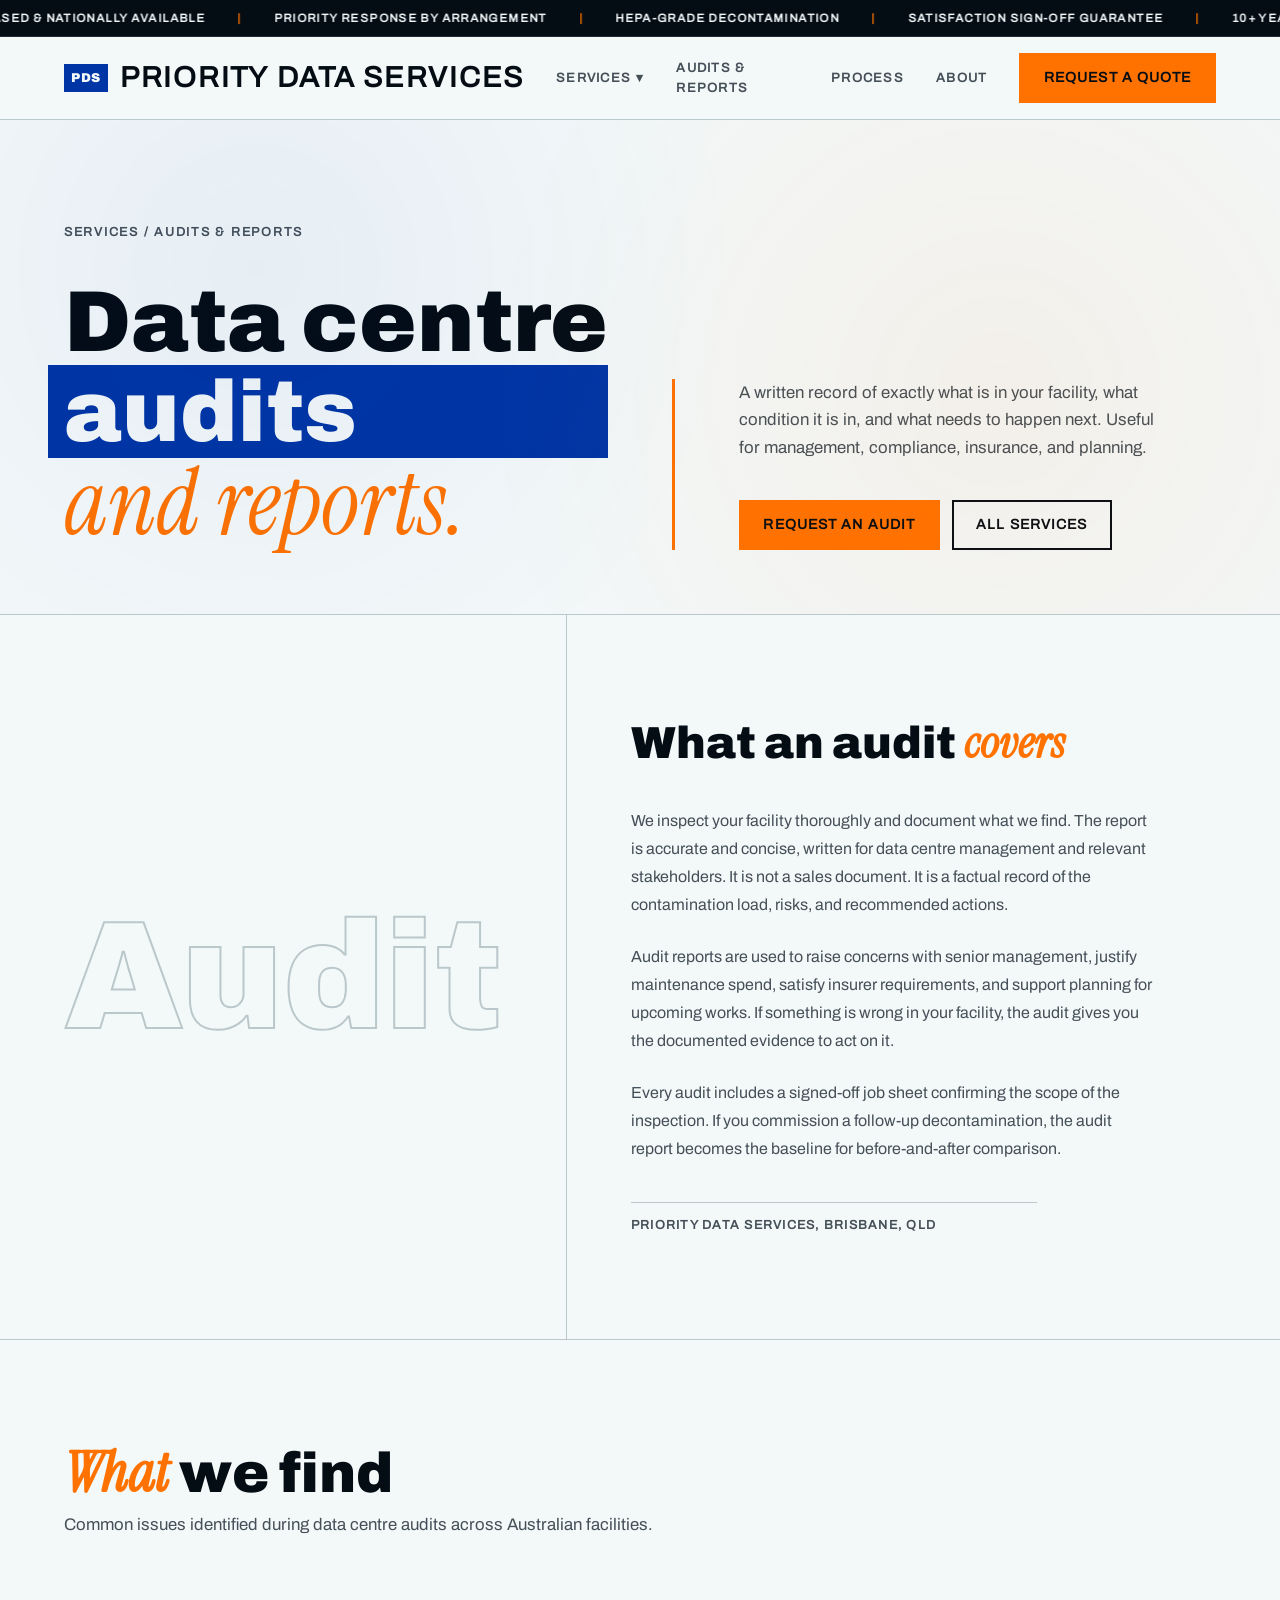
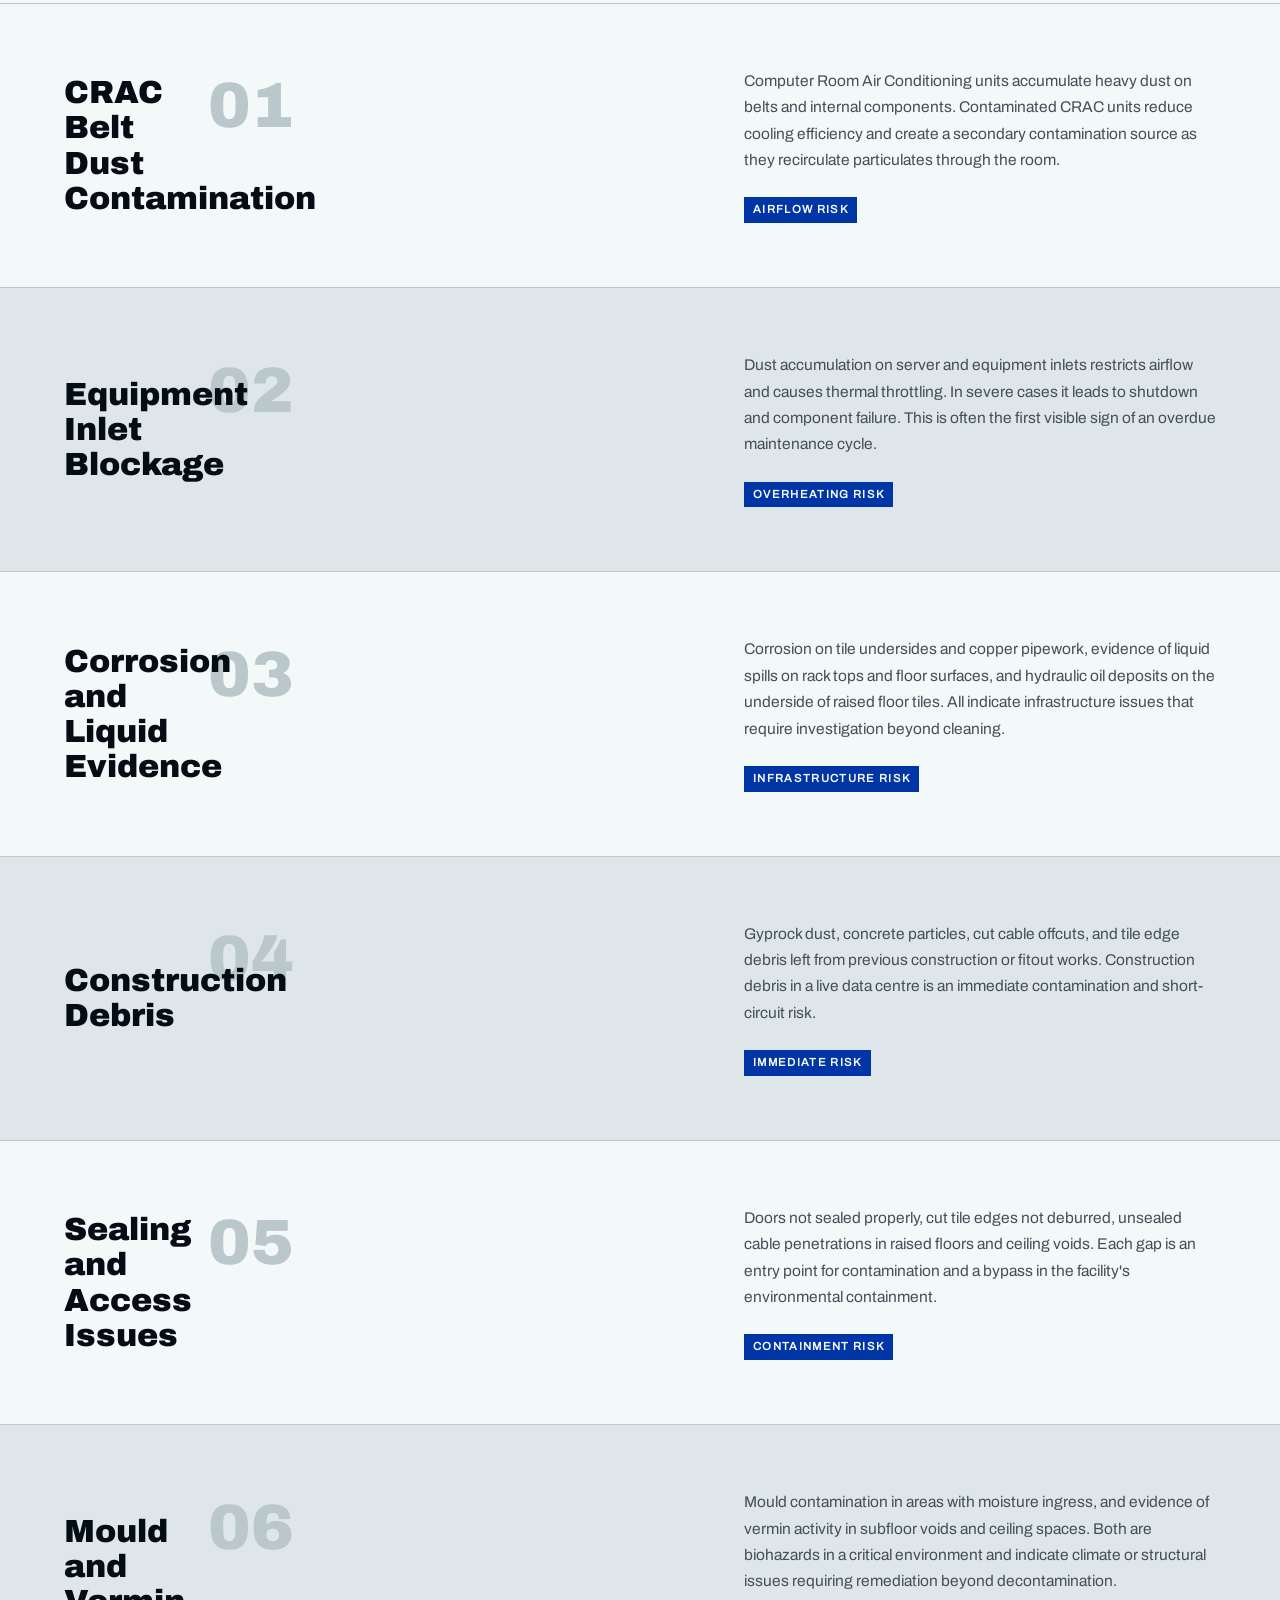
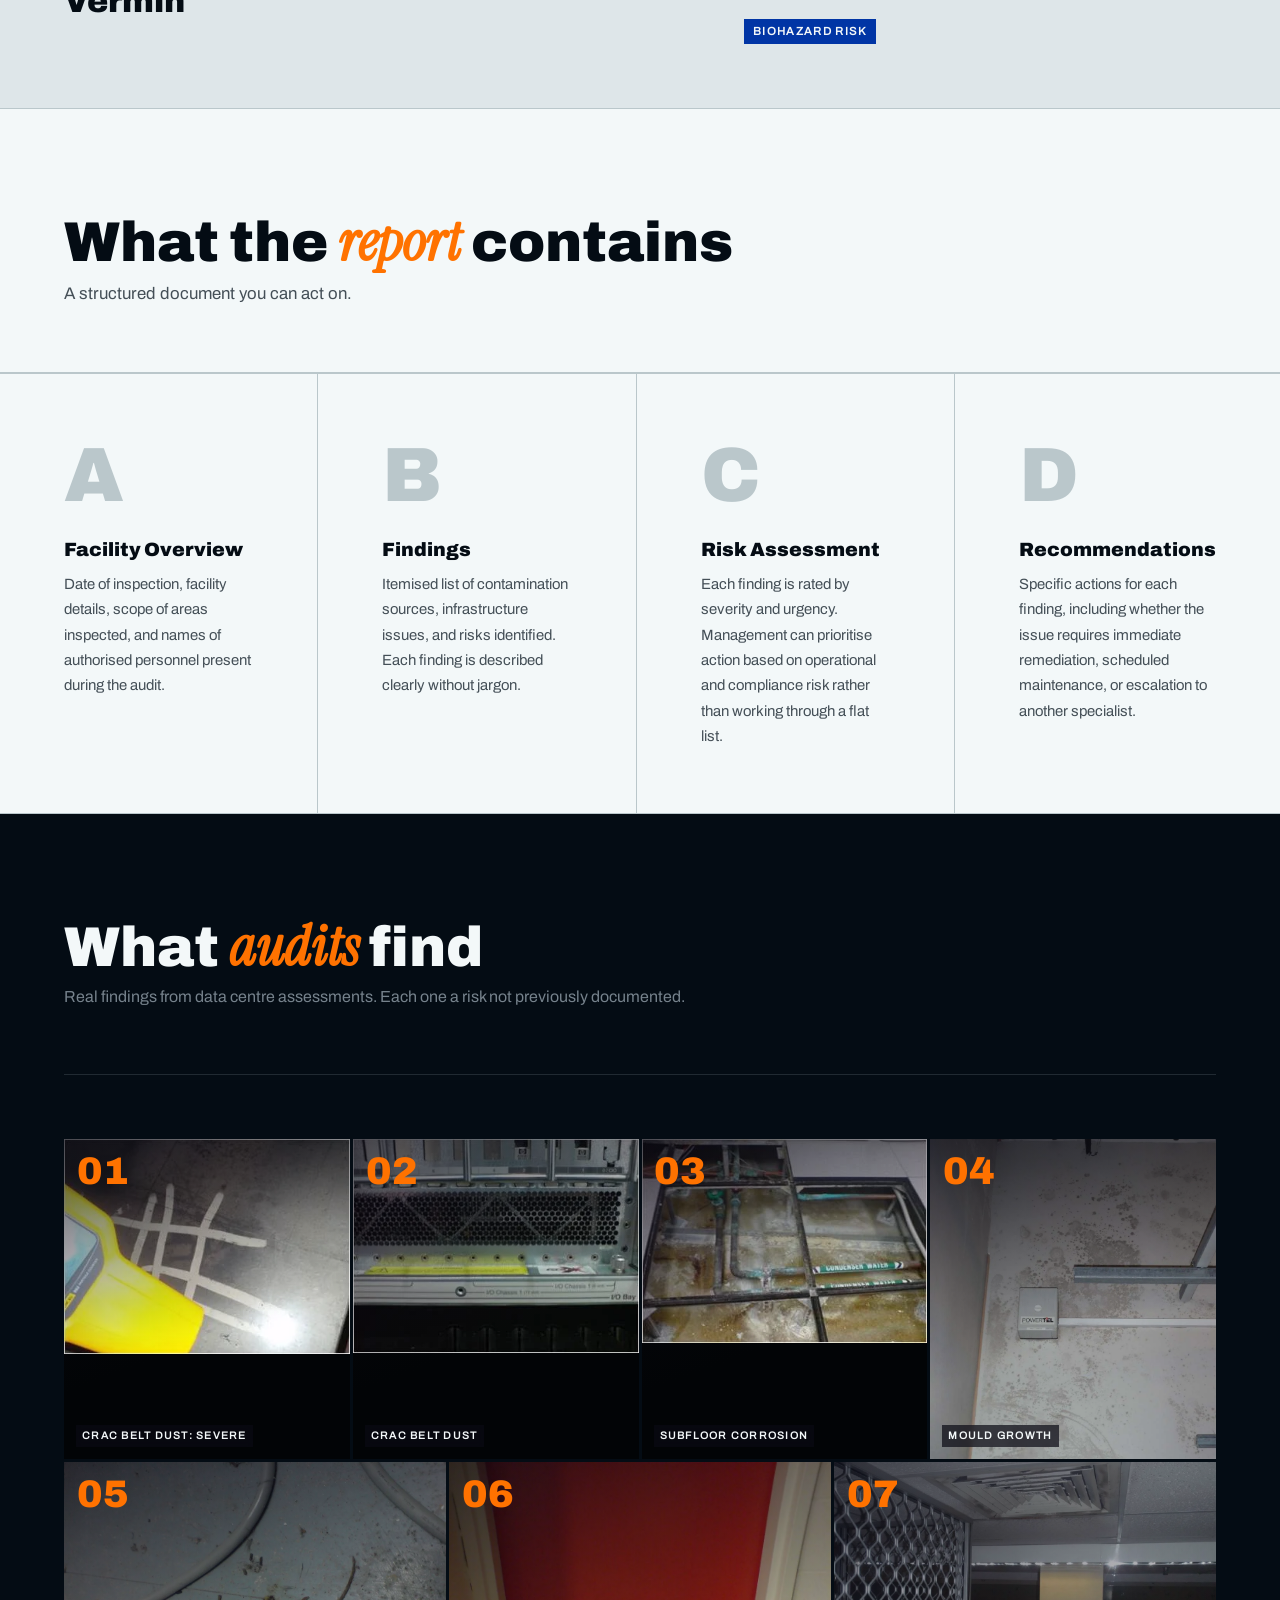
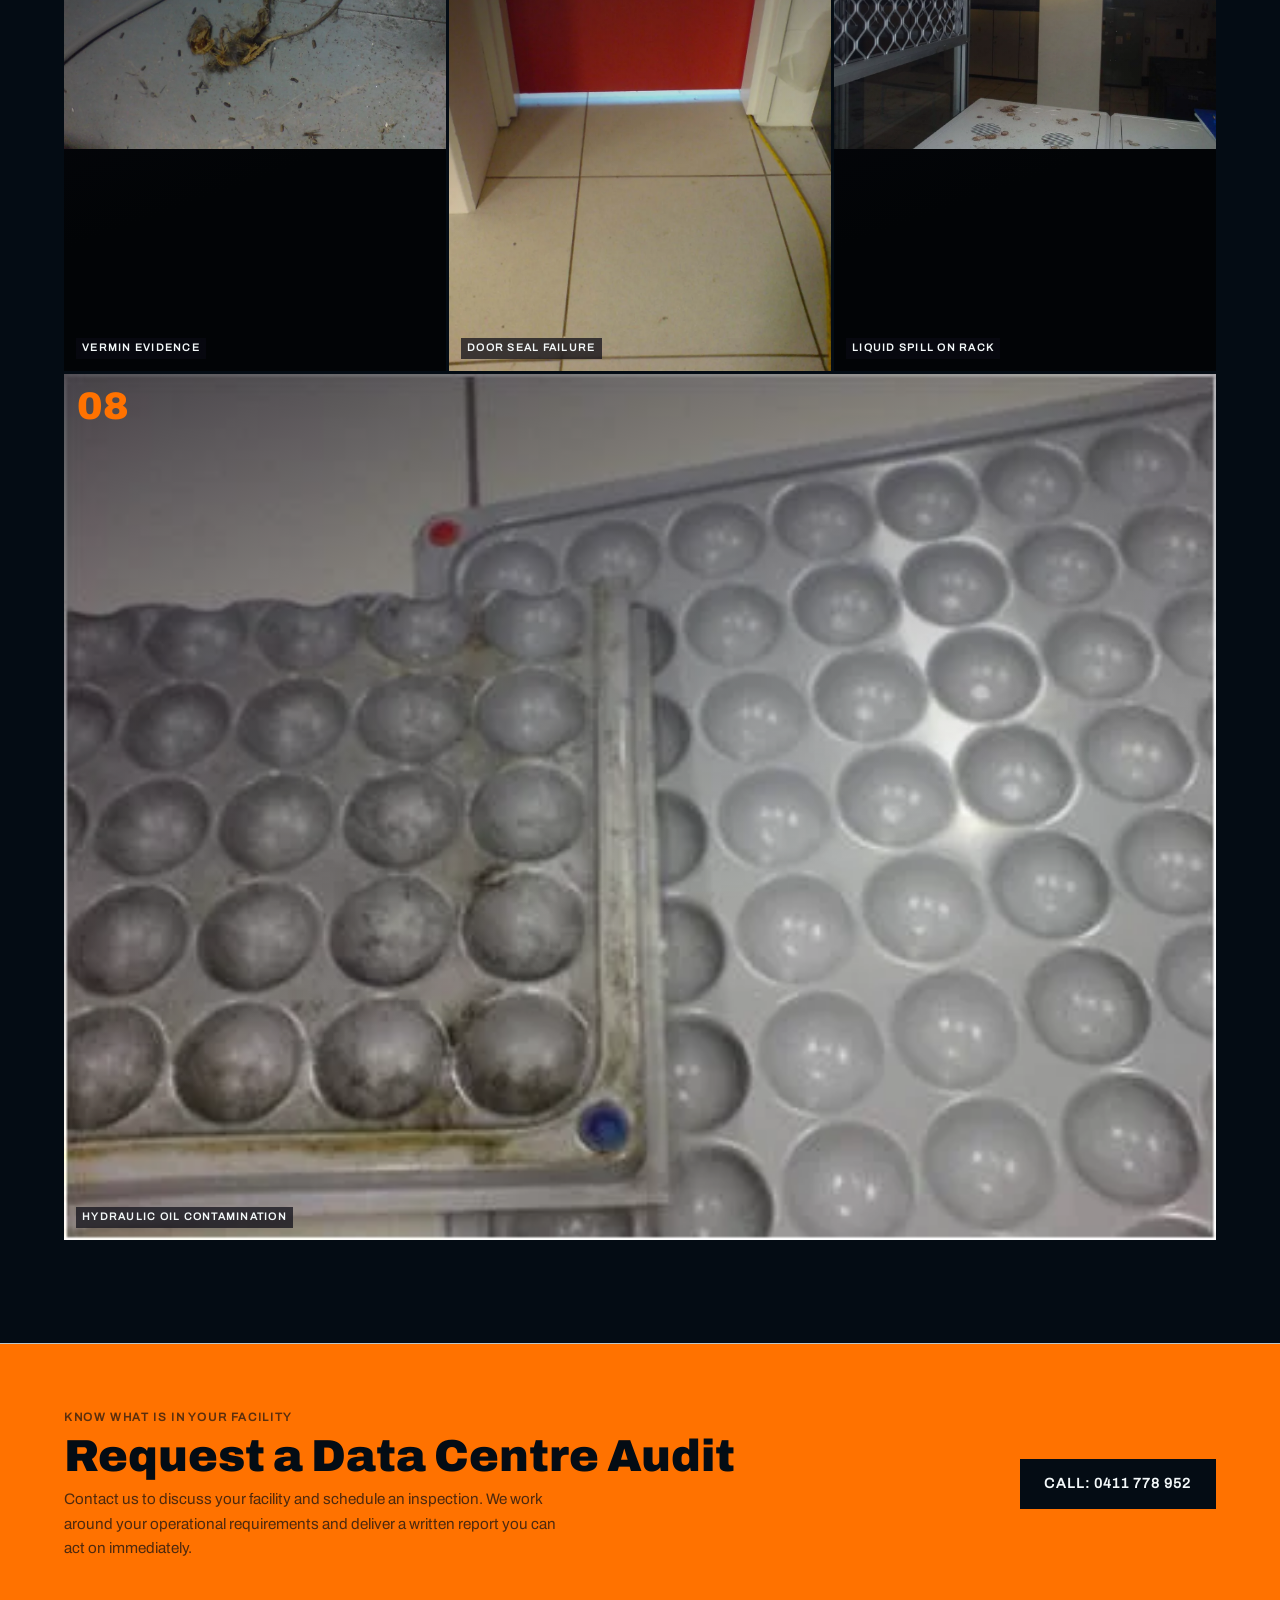
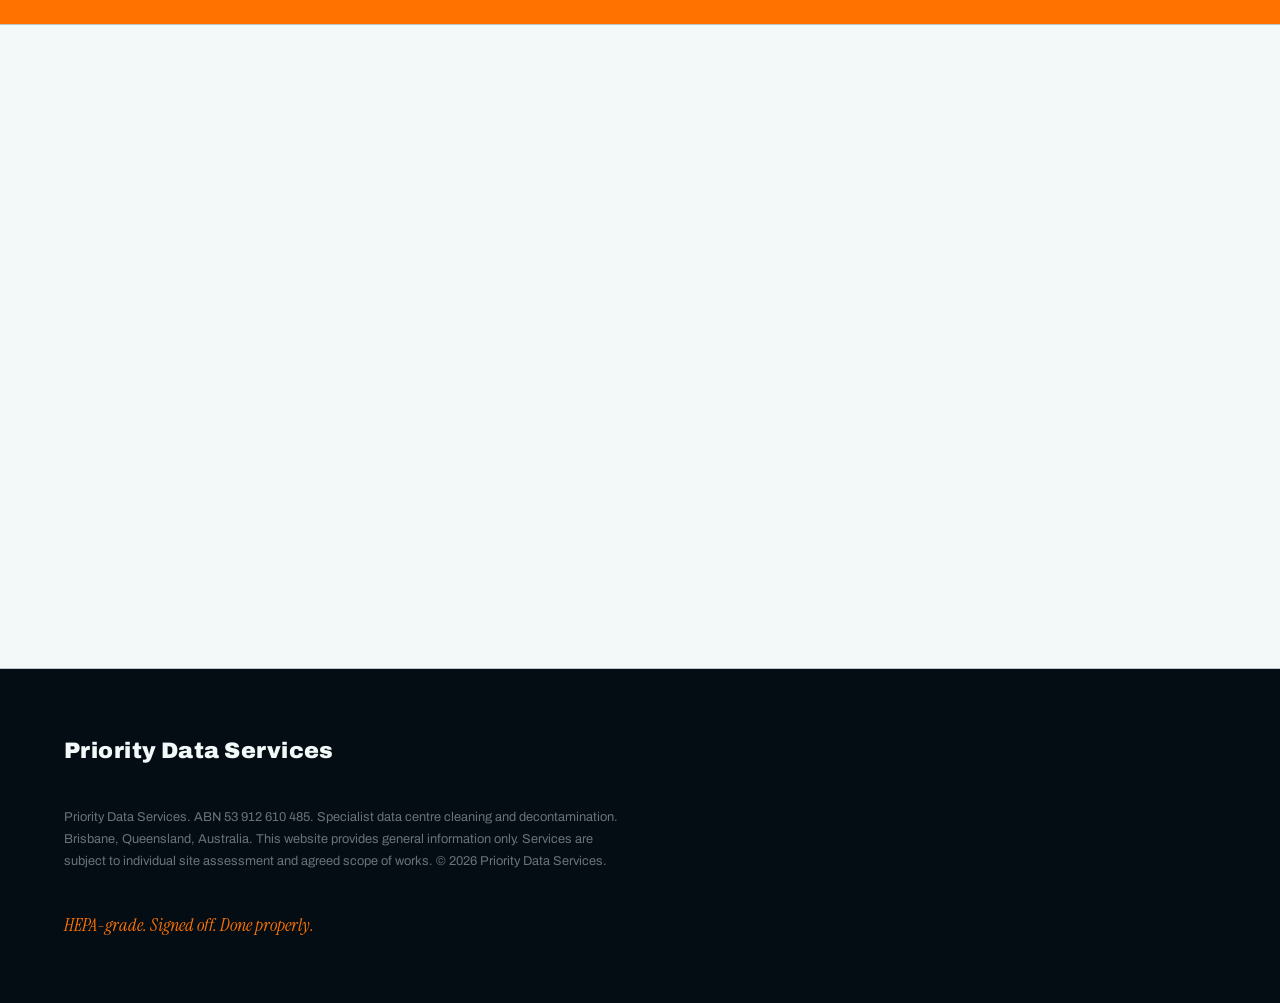
<file: audits-reports.html>
﻿<!DOCTYPE html>
<html lang="en-AU">
<head>
<meta charset="UTF-8">
<meta name="viewport" content="width=device-width, initial-scale=1.0">
<title>Data Centre Audits and Reports | Priority Data Services</title>
<meta name="description" content="Data centre audit reports documenting contamination, compliance risks, and maintenance requirements. Concise, actionable findings.">
<link rel="canonical" href="https://www.prioritydataservices.com.au/audits-reports.html">
<meta property="og:title" content="Data Centre Audits and Reports | Priority Data Services">
<meta property="og:description" content="Accurate, concise data centre audit reports documenting contamination, compliance risks, and maintenance requirements.">
<meta property="og:type" content="website">
<meta property="og:url" content="https://www.prioritydataservices.com.au/audits-reports.html">
<meta name="twitter:card" content="summary_large_image">
<meta property="og:image" content="https://www.prioritydataservices.com.au/images/priority-data-services-og-share.webp">
<meta property="og:image:width" content="1200">
<meta property="og:image:height" content="630">
<meta name="twitter:title" content="Data Centre Audits and Reports | Priority Data Services">
<meta name="twitter:description" content="Accurate, concise audit reports for data centre management, compliance, and insurance purposes.">
<link rel="stylesheet" href="style.css">
<script type="application/ld+json">
{
  "@context": "https://schema.org",
  "@type": "Service",
  "name": "Data Centre Audits and Reports",
  "provider": {
    "@type": "LocalBusiness",
    "name": "Priority Data Services",
    "telephone": "+61411778952",
    "email": "info@prioritydataservices.com.au",
    "url": "https://www.prioritydataservices.com.au",
    "address": {
      "@type": "PostalAddress",
      "addressLocality": "Brisbane",
      "addressRegion": "QLD",
      "addressCountry": "AU"
    }
  },
  "description": "Specialist data centre contamination audits with accurate, concise written reports for management, compliance, and insurance purposes.",
  "areaServed": "Australia"
}
</script>
<script type="application/ld+json">
{
  "@context": "https://schema.org",
  "@type": "FAQPage",
  "mainEntity": [
    {
      "@type": "Question",
      "name": "What is included in a contamination audit report?",
      "acceptedAnswer": {
        "@type": "Answer",
        "text": "Our audit reports cover the scope of the inspection, a zone-by-zone assessment of contamination findings, photographic evidence of conditions observed, particle count readings where applicable, and a prioritised list of remediation recommendations. The report is structured to give a facility manager or data centre owner a clear picture of current contamination risk and what action is required to address it."
      }
    },
    {
      "@type": "Question",
      "name": "How long does an audit take?",
      "acceptedAnswer": {
        "@type": "Answer",
        "text": "A standard audit of a single data hall with raised floor, ceiling void access, and in-row cooling inspection typically takes two to four hours on site, with the written report delivered within two business days. Larger facilities with multiple halls, complex subfloor configurations, or extensive ceiling void systems take longer and we will advise on the expected site time when we discuss your facility."
      }
    },
    {
      "@type": "Question",
      "name": "Can you provide particle count readings as part of the audit?",
      "acceptedAnswer": {
        "@type": "Answer",
        "text": "Yes. Particle count measurement is available as part of the audit engagement. We take readings at defined locations across the white space at multiple size thresholds. The data establishes a baseline contamination level and, when repeated after a cleaning programme, demonstrates measurable improvement. Readings are included in the report with the measurement locations, instrument used, and date of reading."
      }
    },
    {
      "@type": "Question",
      "name": "Are audit reports suitable for compliance or insurance purposes?",
      "acceptedAnswer": {
        "@type": "Answer",
        "text": "Yes. Our reports are structured as formal written assessments with dated photographic evidence, site identification, inspector details, and signed findings. They have been used to support insurance claims, pre-lease due diligence, facility handover documentation, and internal compliance audit requirements. If you have a specific format required by your insurer or compliance team, let us know and we will confirm whether we can accommodate it."
      }
    },
    {
      "@type": "Question",
      "name": "Do you provide follow-up audits after a cleaning programme?",
      "acceptedAnswer": {
        "@type": "Answer",
        "text": "Yes. A post-clean audit confirms that the remediation achieved a measurable reduction in contamination and provides documentation that the facility has been returned to an acceptable baseline. We recommend scheduling the post-clean audit no less than 48 hours after cleaning is complete to allow any residual airborne particles to settle before taking final readings."
      }
    }
  ]
}
</script>
<!-- Cloudflare Web Analytics -->
<script defer src='https://static.cloudflareinsights.com/beacon.min.js' data-cf-beacon='{"token": "REPLACE_WITH_TOKEN"}'></script>
<link rel="icon" type="image/x-icon" href="favicon.ico">
<link rel="icon" type="image/png" href="favicon.png">
<link rel="apple-touch-icon" href="apple-touch-icon.png">
</head>
<body>

<div class="ticker" aria-hidden="true">
  <div class="ticker__track">
    <span>Brisbane based &amp; nationally available</span><span aria-hidden="true">|</span>
    <span>Priority response by arrangement</span><span aria-hidden="true">|</span>
    <span>HEPA-grade decontamination</span><span aria-hidden="true">|</span>
    <span>Satisfaction sign-off guarantee</span><span aria-hidden="true">|</span>
    <span>10+ years industry experience</span><span aria-hidden="true">|</span>
    <span>Zinc whisker remediation specialists</span><span aria-hidden="true">|</span>
  </div>
</div>

<header class="masthead">
  <a class="masthead__brand" href="index.html">
    <span class="masthead__mark">PDS</span>
    <span class="masthead__name">Priority&nbsp;Data&nbsp;Services</span>
  </a>
  <nav class="masthead__nav" aria-label="Primary">
    <div class="nav-item nav-item--dropdown">
      <button class="nav-dropdown__trigger" aria-expanded="false" aria-haspopup="true">
        Services <span class="nav-dropdown__arrow" aria-hidden="true">▾</span>
      </button>
      <ul class="nav-dropdown__menu" role="menu">
        <li><a href="data-centre-decontamination.html">Data Centre Decontamination</a></li>
        <li><a href="zinc-whisker-remediation.html">Zinc Whisker Remediation</a></li>
        <li><a href="post-construction-decontamination.html">Post-Construction Decontamination</a></li>
        <li><a href="ceiling-void-cleaning.html">Ceiling Void Cleaning</a></li>
        <li><a href="technical-restoration.html">Technical Restoration</a></li>
        <li><a href="internal-equipment-decontamination.html">Internal Equipment Decontamination</a></li>
        <li><a href="electrical-electronic-equipment-cleaning.html">Electrical &amp; Electronic Cleaning</a></li>
        <li><a href="office-equipment-cleaning.html">Office Equipment Cleaning</a></li>
        <li><a href="commercial-kitchen-remediation.html">Commercial Kitchen Remediation</a></li>
        <li><a href="equipment-and-products.html">Equipment &amp; Products</a></li>
      </ul>
    </div>
    <a href="audits-reports.html">Audits &amp; Reports</a>
    <a href="index.html#process">Process</a>
    <a href="index.html#about">About</a>
  </nav>
  <button class="hamburger" aria-label="Open menu" aria-expanded="false" aria-controls="mobile-nav">
    <span></span><span></span><span></span>
  </button>
  <a class="btn btn--alert masthead__cta" href="index.html#contact">Request a quote</a>
</header>

<!-- Mobile nav drawer -->
<div class="mobile-nav" id="mobile-nav" aria-hidden="true">
  <button class="mobile-nav__close" aria-label="Close menu">&#215;</button>
  <nav aria-label="Mobile navigation">
    <p class="mobile-nav__heading">Services</p>
    <a href="data-centre-decontamination.html">Data Centre Decontamination</a>
    <a href="zinc-whisker-remediation.html">Zinc Whisker Remediation</a>
    <a href="post-construction-decontamination.html">Post-Construction Decontamination</a>
    <a href="ceiling-void-cleaning.html">Ceiling Void Cleaning</a>
    <a href="technical-restoration.html">Technical Restoration</a>
    <a href="internal-equipment-decontamination.html">Internal Equipment Decontamination</a>
    <a href="electrical-electronic-equipment-cleaning.html">Electrical &amp; Electronic Cleaning</a>
    <a href="office-equipment-cleaning.html">Office Equipment Cleaning</a>
    <a href="commercial-kitchen-remediation.html">Commercial Kitchen Remediation</a>
    <p class="mobile-nav__heading">More</p>
    <a href="audits-reports.html">Audits &amp; Reports</a>
    <a href="equipment-and-products.html">Equipment &amp; Products</a>
    <a href="index.html#process">Process</a>
    <a href="index.html#about">About</a>
    <a href="index.html#contact" class="mobile-nav__cta">Request a quote</a>
  </nav>
</div>





<main id="top">

  <section class="hero hero--page">
    <p class="hero__kicker reveal-load" style="--i:0">Services / Audits &amp; Reports</p>
    <h1 class="hero__title">
      <span class="hero__line reveal-load" style="--i:1">Data centre</span>
      <span class="hero__line hero__line--accent reveal-load" style="--i:2">audits</span>
      <span class="hero__line hero__line--serif reveal-load" style="--i:3">and reports.</span>
    </h1>
    <div class="hero__aside reveal-load" style="--i:4">
      <p>A written record of exactly what is in your facility, what condition it is in, and what needs to happen next. Useful for management, compliance, insurance, and planning.</p>
      <div class="hero__actions">
        <a class="btn btn--alert" href="index.html#contact">Request an audit</a>
        <a class="btn btn--ghost" href="index.html#services">All services</a>
      </div>
    </div>
  </section>

  <section class="about" id="content">
    <div class="about__giant reveal" aria-hidden="true">Audit</div>
    <div class="about__copy reveal">
      <h2>What an audit <em>covers</em></h2>
      <p>We inspect your facility thoroughly and document what we find. The report is accurate and concise, written for data centre management and relevant stakeholders. It is not a sales document. It is a factual record of the contamination load, risks, and recommended actions.</p>
      <p>Audit reports are used to raise concerns with senior management, justify maintenance spend, satisfy insurer requirements, and support planning for upcoming works. If something is wrong in your facility, the audit gives you the documented evidence to act on it.</p>
      <p>Every audit includes a signed-off job sheet confirming the scope of the inspection. If you commission a <a href="data-centre-decontamination.html">follow-up decontamination</a>, the audit report becomes the baseline for before-and-after comparison.</p>
      <p class="about__sign">Priority Data Services, Brisbane, QLD</p>
    </div>
  </section>

  <section class="services" id="findings">
    <header class="section-head reveal">
      <h2><em>What</em> we find</h2>
      <p>Common issues identified during data centre audits across Australian facilities.</p>
    </header>

    <article class="service reveal">
      <span class="service__no">01</span>
      <h3 class="service__title">CRAC Belt<br>Dust Contamination</h3>
      <p class="service__body">Computer Room Air Conditioning units accumulate heavy dust on belts and internal components. Contaminated CRAC units reduce cooling efficiency and create a secondary contamination source as they recirculate particulates through the room.</p>
      <span class="service__tag">Airflow risk</span>
    </article>

    <article class="service service--flip reveal">
      <span class="service__no">02</span>
      <h3 class="service__title">Equipment Inlet<br>Blockage</h3>
      <p class="service__body">Dust accumulation on server and equipment inlets restricts airflow and causes thermal throttling. In severe cases it leads to shutdown and component failure. This is often the first visible sign of an overdue maintenance cycle.</p>
      <span class="service__tag">Overheating risk</span>
    </article>

    <article class="service reveal">
      <span class="service__no">03</span>
      <h3 class="service__title">Corrosion and<br>Liquid Evidence</h3>
      <p class="service__body">Corrosion on tile undersides and copper pipework, evidence of liquid spills on rack tops and floor surfaces, and hydraulic oil deposits on the underside of raised floor tiles. All indicate infrastructure issues that require investigation beyond cleaning.</p>
      <span class="service__tag">Infrastructure risk</span>
    </article>

    <article class="service service--flip reveal">
      <span class="service__no">04</span>
      <h3 class="service__title">Construction<br>Debris</h3>
      <p class="service__body">Gyprock dust, concrete particles, cut cable offcuts, and tile edge debris left from previous construction or fitout works. Construction debris in a live data centre is an immediate contamination and short-circuit risk.</p>
      <span class="service__tag">Immediate risk</span>
    </article>

    <article class="service reveal">
      <span class="service__no">05</span>
      <h3 class="service__title">Sealing and<br>Access Issues</h3>
      <p class="service__body">Doors not sealed properly, cut tile edges not deburred, unsealed cable penetrations in raised floors and ceiling voids. Each gap is an entry point for contamination and a bypass in the facility's environmental containment.</p>
      <span class="service__tag">Containment risk</span>
    </article>

    <article class="service service--flip reveal">
      <span class="service__no">06</span>
      <h3 class="service__title">Mould and<br>Vermin</h3>
      <p class="service__body">Mould contamination in areas with moisture ingress, and evidence of vermin activity in subfloor voids and ceiling spaces. Both are biohazards in a critical environment and indicate climate or structural issues requiring remediation beyond decontamination.</p>
      <span class="service__tag">Biohazard risk</span>
    </article>
  </section>

  <section class="process" id="report">
    <header class="section-head reveal">
      <h2>What the <em>report</em> contains</h2>
      <p>A structured document you can act on.</p>
    </header>
    <ol class="process__list">
      <li class="process__step reveal">
        <span class="process__no">A</span>
        <h3>Facility Overview</h3>
        <p>Date of inspection, facility details, scope of areas inspected, and names of authorised personnel present during the audit.</p>
      </li>
      <li class="process__step reveal">
        <span class="process__no">B</span>
        <h3>Findings</h3>
        <p>Itemised list of contamination sources, infrastructure issues, and risks identified. Each finding is described clearly without jargon.</p>
      </li>
      <li class="process__step reveal">
        <span class="process__no">C</span>
        <h3>Risk Assessment</h3>
        <p>Each finding is rated by severity and urgency. Management can prioritise action based on operational and compliance risk rather than working through a flat list.</p>
      </li>
      <li class="process__step reveal">
        <span class="process__no">D</span>
        <h3>Recommendations</h3>
        <p>Specific actions for each finding, including whether the issue requires immediate remediation, scheduled maintenance, or escalation to another specialist.</p>
      </li>
    </ol>
  </section>

  <section class="evidence reveal" aria-label="Audit finding examples">
    <div class="evidence__head">
      <h2>What <em>audits</em> find</h2>
      <p>Real findings from data centre assessments. Each one a risk not previously documented.</p>
    </div>
    <div class="evidence__grid">
      <div class="evidence__item">
        <img src="images/priority-data-services-crac-belt-dust-severe.webp" alt="CRAC unit drive belt with severe dust accumulation reducing airflow efficiency" loading="lazy">
        <div class="evidence__overlay"></div>
        <span class="evidence__no">01</span>
        <span class="evidence__tag">CRAC belt dust: severe</span>
      </div>
      <div class="evidence__item">
        <img src="images/priority-data-services-crac-belt-dust.webp" alt="CRAC unit drive belt with dust accumulation" loading="lazy">
        <div class="evidence__overlay"></div>
        <span class="evidence__no">02</span>
        <span class="evidence__tag">CRAC belt dust</span>
      </div>
      <div class="evidence__item">
        <img src="images/priority-data-services-subfloor-corrosion.webp" alt="Subfloor plenum showing metal corrosion found during data centre audit" loading="lazy">
        <div class="evidence__overlay"></div>
        <span class="evidence__no">03</span>
        <span class="evidence__tag">Subfloor corrosion</span>
      </div>
      <div class="evidence__item">
        <img src="images/priority-data-services-mould-contamination.webp" alt="Mould growth discovered in data centre subfloor during contamination audit" loading="lazy">
        <div class="evidence__overlay"></div>
        <span class="evidence__no">04</span>
        <span class="evidence__tag">Mould growth</span>
      </div>
      <div class="evidence__item">
        <img src="images/priority-data-services-vermin-evidence.webp" alt="Evidence of vermin entry found in data centre subfloor audit" loading="lazy">
        <div class="evidence__overlay"></div>
        <span class="evidence__no">05</span>
        <span class="evidence__tag">Vermin evidence</span>
      </div>
      <div class="evidence__item">
        <img src="images/priority-data-services-door-seal-missing.webp" alt="Missing door seal creating contamination and pressurisation pathway" loading="lazy">
        <div class="evidence__overlay"></div>
        <span class="evidence__no">06</span>
        <span class="evidence__tag">Door seal failure</span>
      </div>
      <div class="evidence__item">
        <img src="images/priority-data-services-liquid-drips-on-rack.webp" alt="Liquid drip marks on server rack indicating water ingress risk" loading="lazy">
        <div class="evidence__overlay"></div>
        <span class="evidence__no">07</span>
        <span class="evidence__tag">Liquid spill on rack</span>
      </div>
      <div class="evidence__item">
        <img src="images/priority-data-services-oily-dimpled-tile.webp" alt="Raised floor dimpled tile with oily residue contamination" loading="lazy">
        <div class="evidence__overlay"></div>
        <span class="evidence__no">08</span>
        <span class="evidence__tag">Hydraulic oil contamination</span>
      </div>
    </div>
  </section>

  <section class="emergency" aria-label="Request an audit">
    <div class="emergency__inner reveal">
      <div class="emergency__copy">
        <p class="emergency__eyebrow">Know what is in your facility</p>
        <h2 class="emergency__title">Request a Data Centre Audit</h2>
        <p class="emergency__sub">Contact us to discuss your facility and schedule an inspection. We work around your operational requirements and deliver a written report you can act on immediately.</p>
      </div>
      <a class="btn btn--ink emergency__cta" href="tel:+61411778952">Call: 0411 778 952</a>
    </div>
  </section>

  <section class="faq" id="faq">
    <header class="section-head reveal">
      <h2>Frequently asked <em>questions</em></h2>
    </header>
    <div class="faq__list">
      <details class="faq__item reveal">
        <summary class="faq__q">What is included in a contamination audit report?</summary>
        <p class="faq__a">Our audit reports cover the scope of the inspection, a zone-by-zone assessment of contamination findings, photographic evidence of conditions observed, particle count readings where applicable, and a prioritised list of remediation recommendations. The report is structured to give a facility manager or data centre owner a clear picture of current contamination risk and what action is required to address it.</p>
      </details>
      <details class="faq__item reveal">
        <summary class="faq__q">How long does an audit take?</summary>
        <p class="faq__a">A standard audit of a single data hall with raised floor, ceiling void access, and in-row cooling inspection typically takes two to four hours on site, with the written report delivered within two business days. Larger facilities with multiple halls, complex subfloor configurations, or extensive ceiling void systems take longer and we will advise on the expected site time when we discuss your facility.</p>
      </details>
      <details class="faq__item reveal">
        <summary class="faq__q">Can you provide particle count readings as part of the audit?</summary>
        <p class="faq__a">Yes. Particle count measurement is available as part of the audit engagement. We take readings at defined locations across the white space at multiple size thresholds. The data establishes a baseline contamination level and, when repeated after a cleaning programme, demonstrates measurable improvement. Readings are included in the report with the measurement locations, instrument used, and date of reading.</p>
      </details>
      <details class="faq__item reveal">
        <summary class="faq__q">Are audit reports suitable for compliance or insurance purposes?</summary>
        <p class="faq__a">Yes. Our reports are structured as formal written assessments with dated photographic evidence, site identification, inspector details, and signed findings. They have been used to support insurance claims, pre-lease due diligence, facility handover documentation, and internal compliance audit requirements. If you have a specific format required by your insurer or compliance team, let us know and we will confirm whether we can accommodate it.</p>
      </details>
      <details class="faq__item reveal">
        <summary class="faq__q">Do you provide follow-up audits after a cleaning programme?</summary>
        <p class="faq__a">Yes. A post-clean audit confirms that the remediation achieved a measurable reduction in contamination and provides documentation that the facility has been returned to an acceptable baseline. We recommend scheduling the post-clean audit no less than 48 hours after cleaning is complete to allow any residual airborne particles to settle before taking final readings.</p>
      </details>
    </div>
  </section>

</main>

<footer class="footer">
  <p class="footer__brand">Priority&nbsp;Data&nbsp;Services</p>
  <p class="footer__legal">Priority Data Services. ABN 53 912 610 485. Specialist data centre cleaning and decontamination. Brisbane, Queensland, Australia. This website provides general information only. Services are subject to individual site assessment and agreed scope of works. &copy; 2026 Priority Data Services.</p>
  <p class="footer__meta"><em>HEPA-grade. Signed off. Done properly.</em></p>
</footer>
<script src="app.js" defer></script>
</body>
</html>
</file>
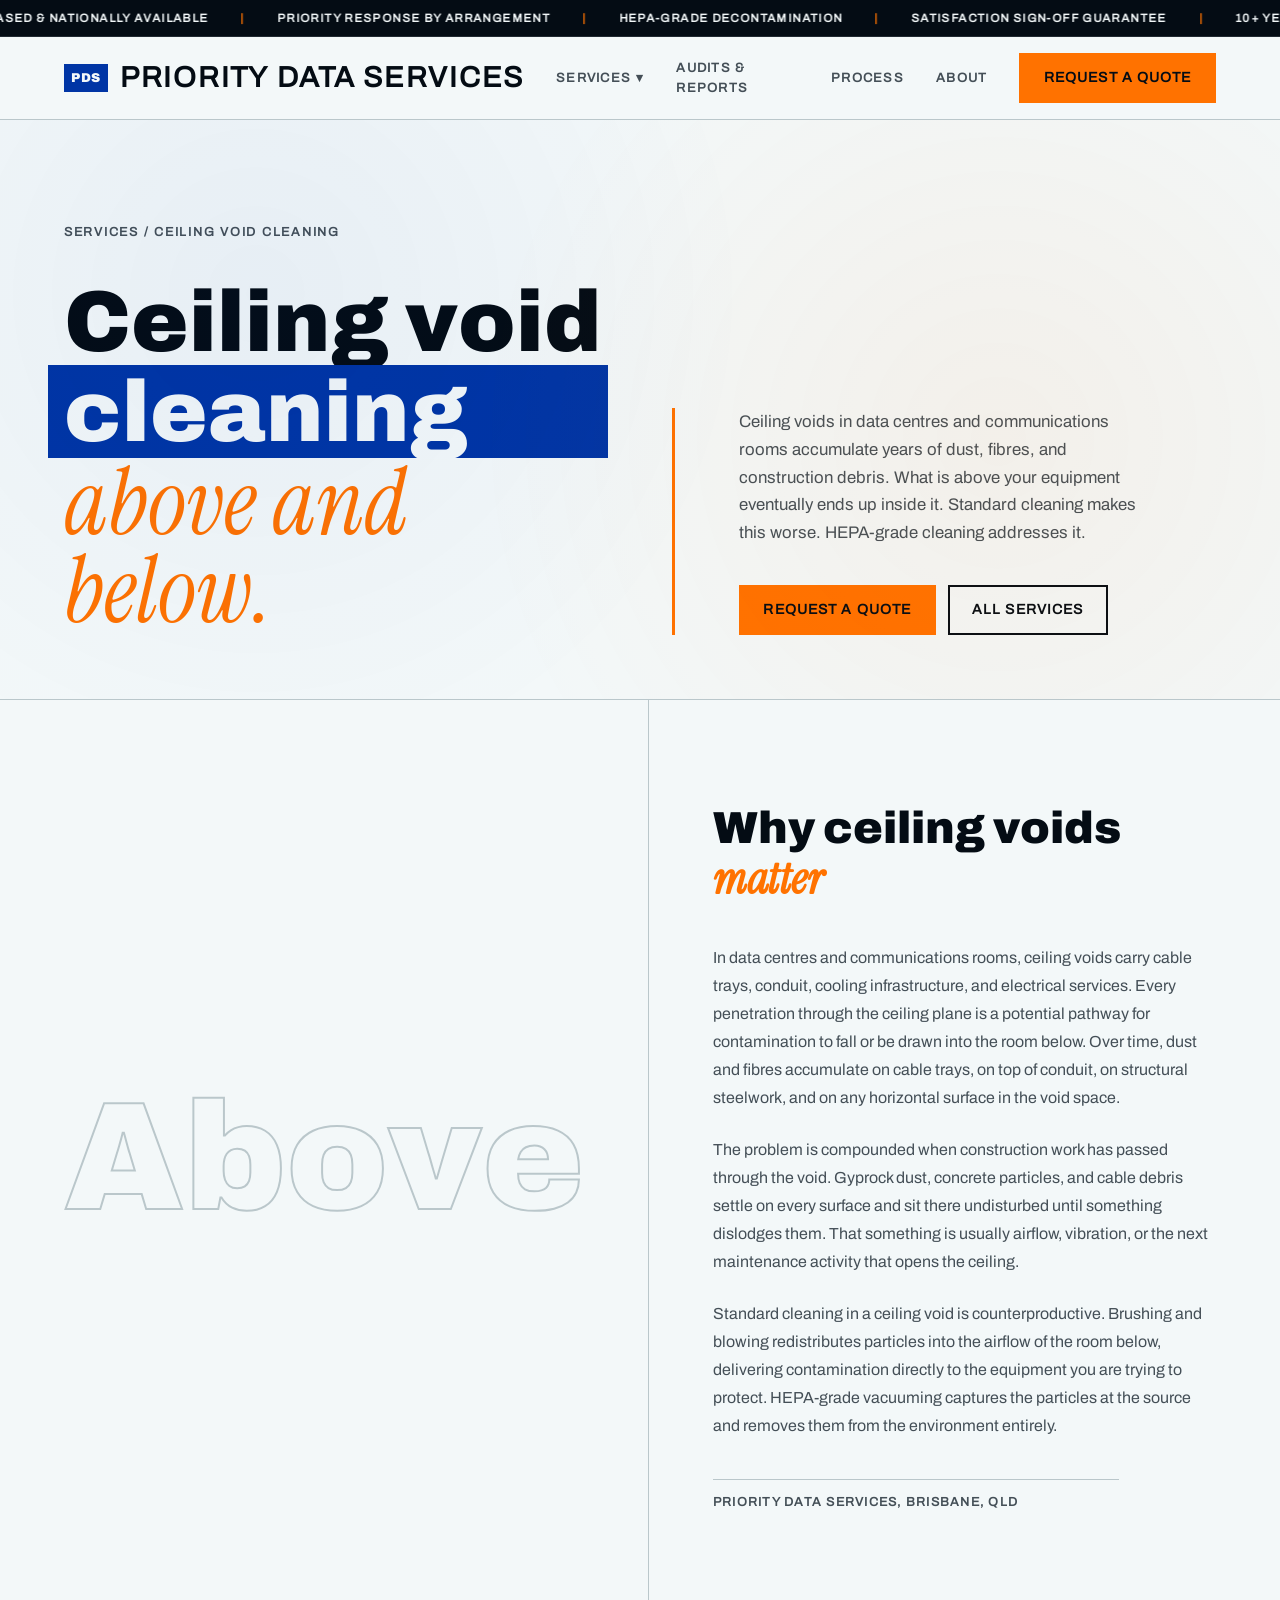
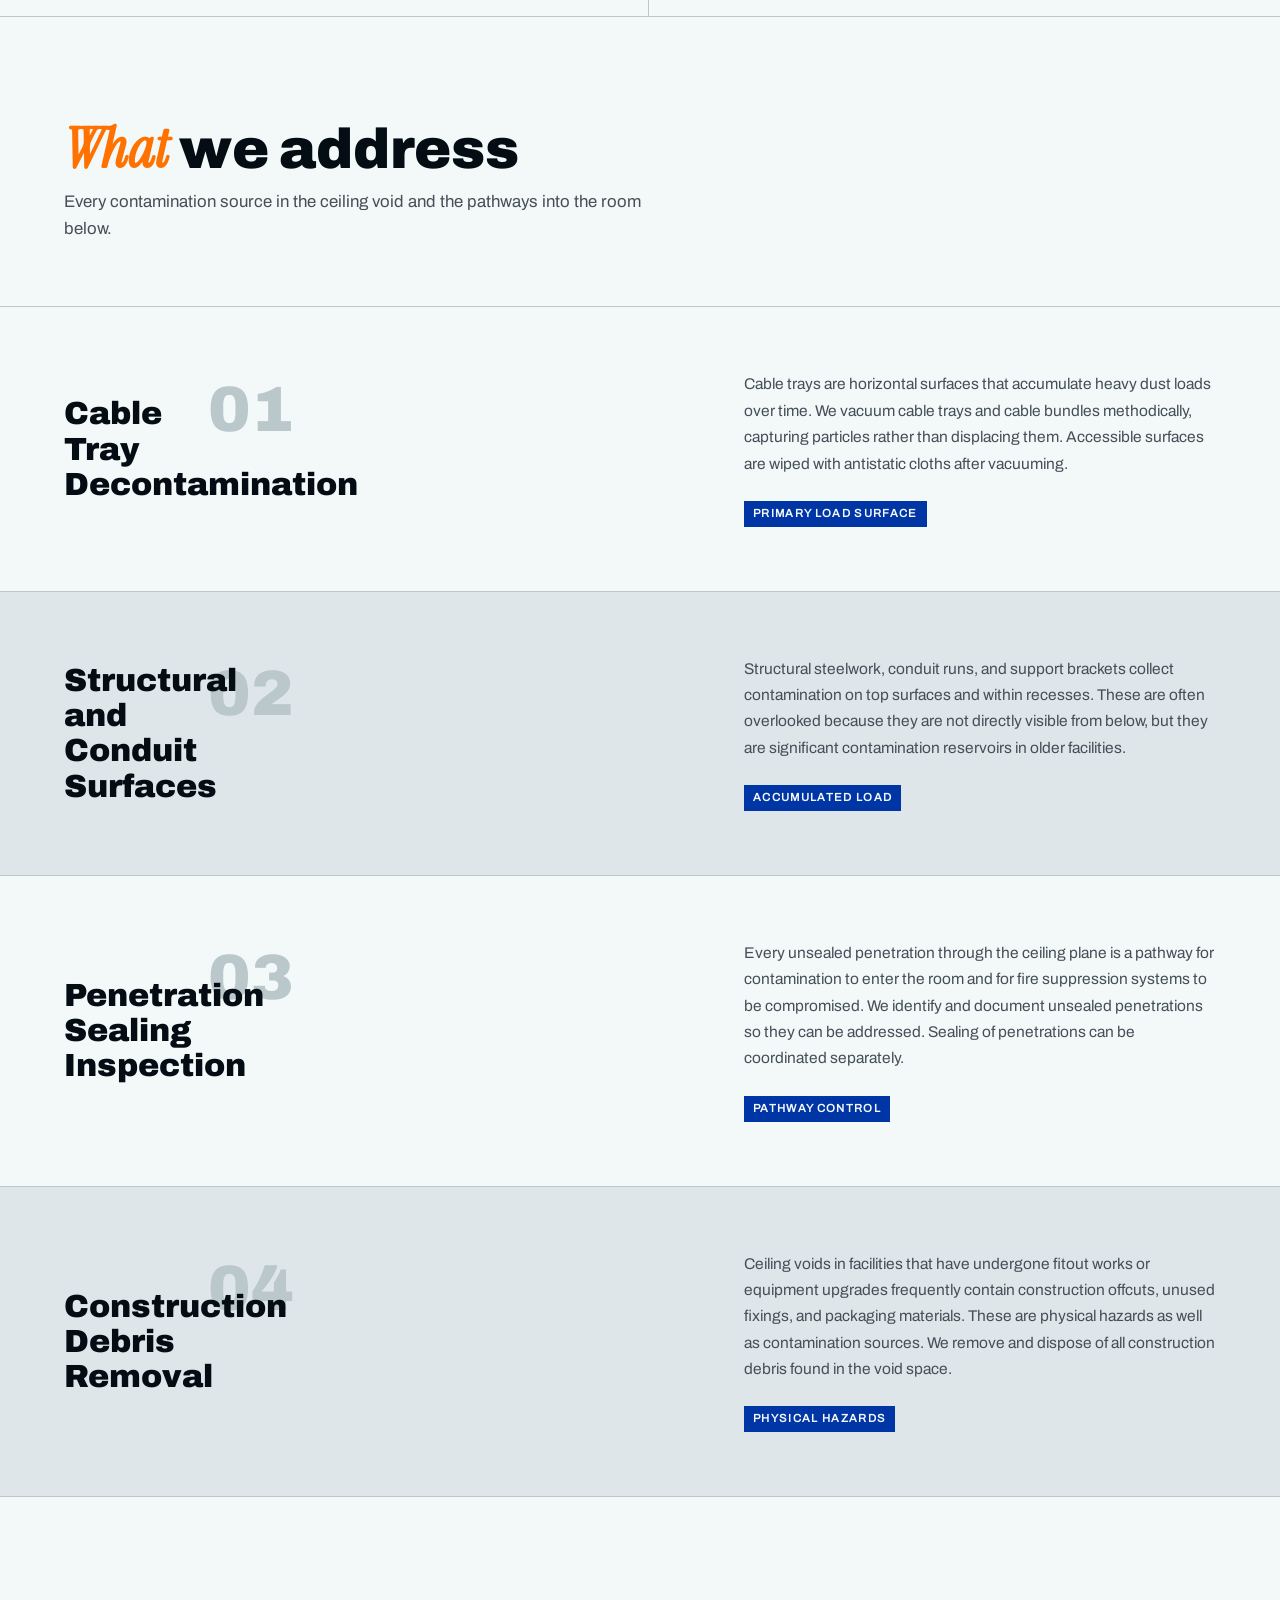
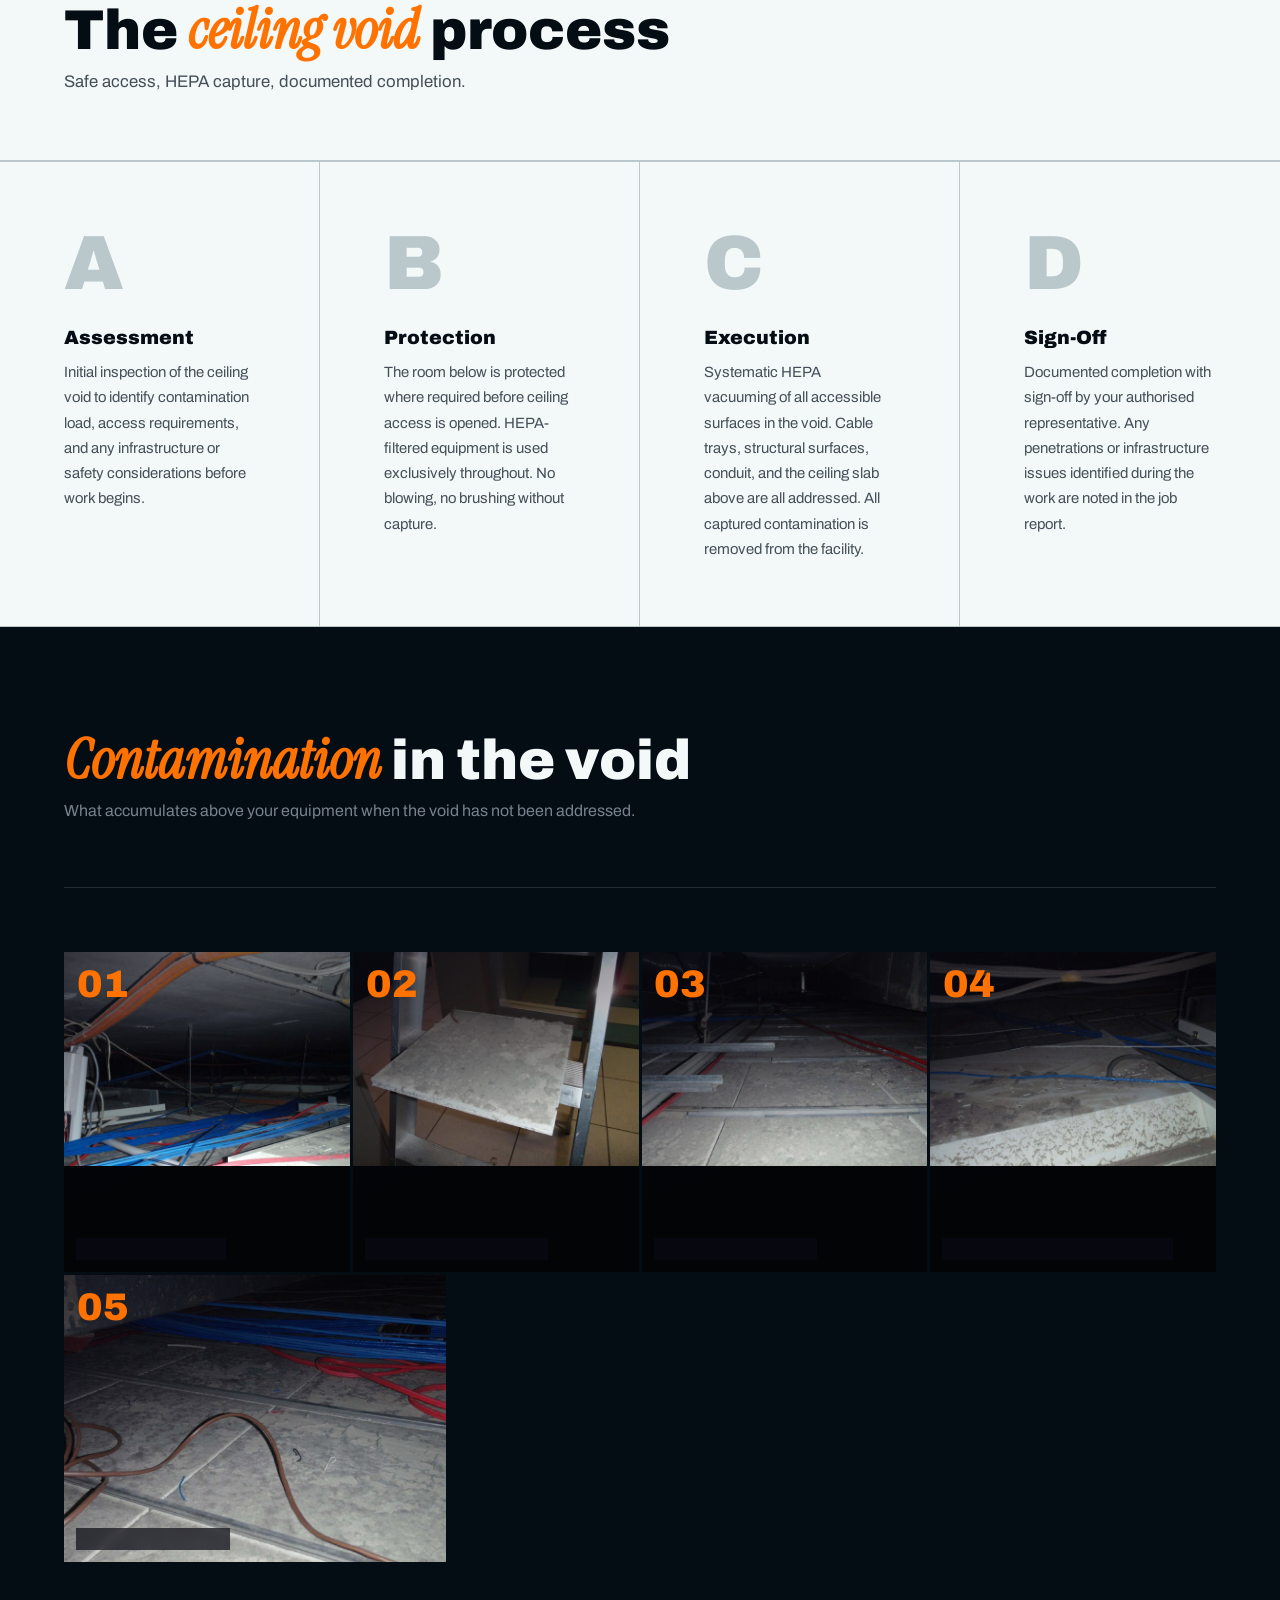
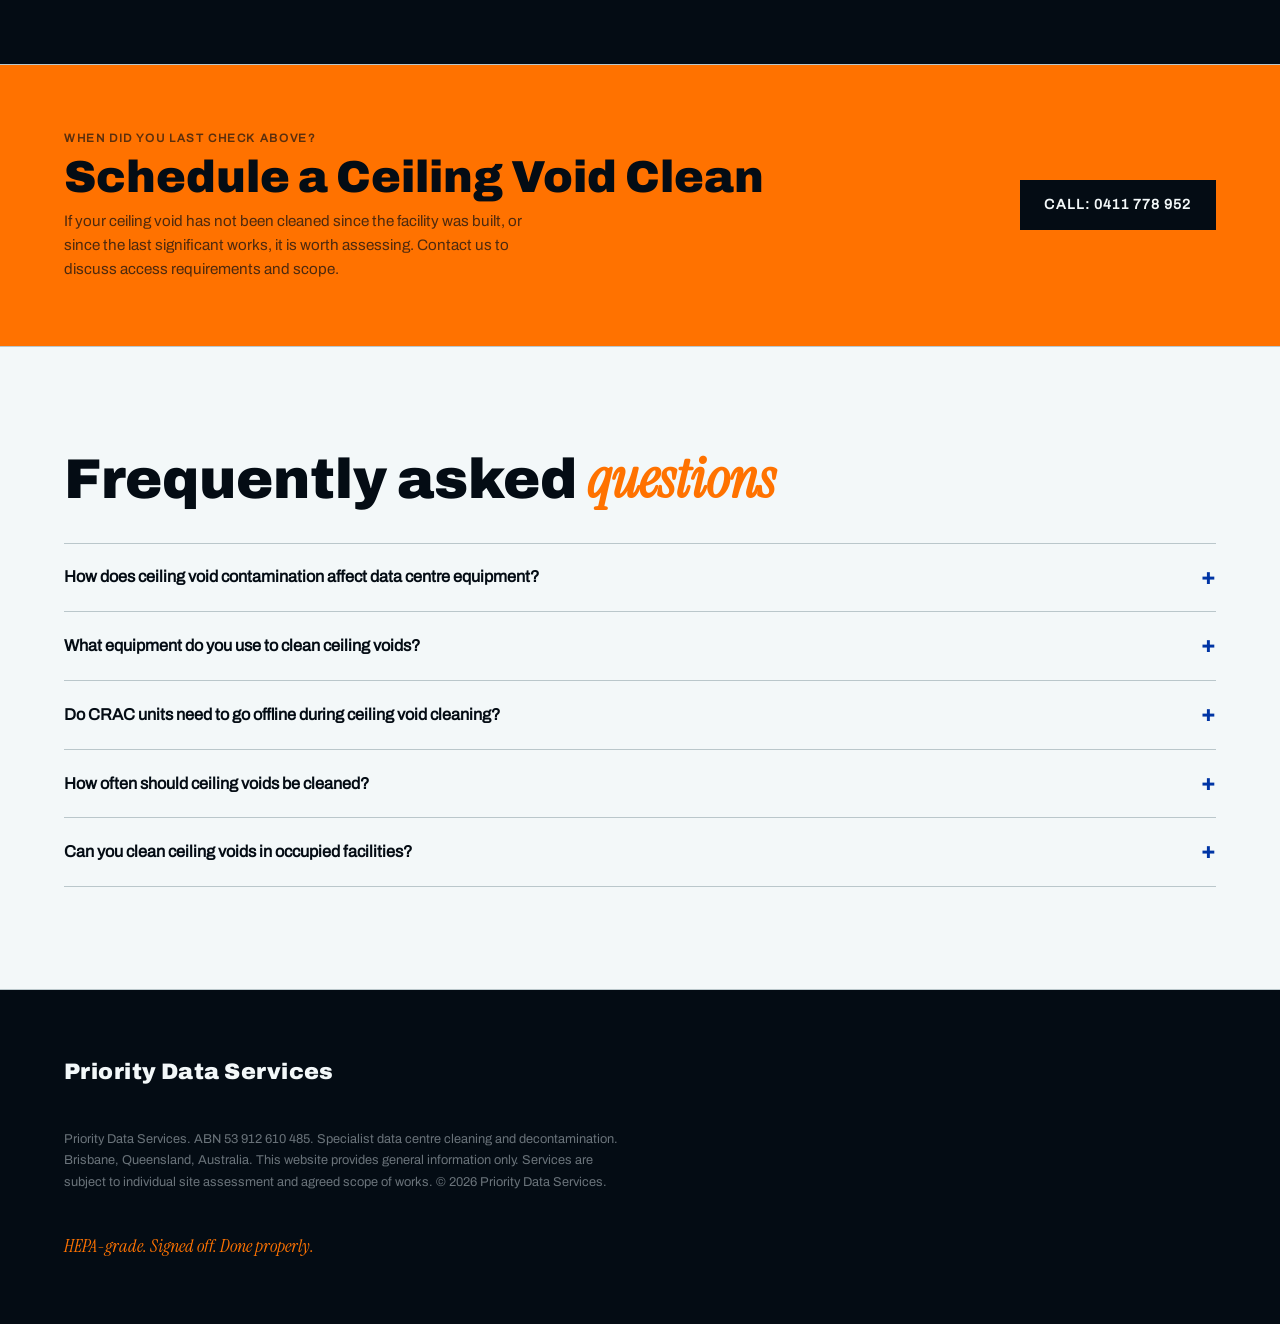
<file: ceiling-void-cleaning.html>
﻿<!DOCTYPE html>
<html lang="en-AU">
<head>
<meta charset="UTF-8">
<meta name="viewport" content="width=device-width, initial-scale=1.0">
<title>Ceiling Void Cleaning | Priority Data Services</title>
<meta name="description" content="HEPA-grade ceiling void cleaning for data centres. Contamination above your equipment gets inside.">
<link rel="canonical" href="https://www.prioritydataservices.com.au/ceiling-void-cleaning.html">
<meta property="og:title" content="Ceiling Void Cleaning | Priority Data Services">
<meta property="og:description" content="Specialist ceiling void decontamination for data centres. HEPA-grade. Contamination above your equipment falls into it.">
<meta property="og:type" content="website">
<meta property="og:url" content="https://www.prioritydataservices.com.au/ceiling-void-cleaning.html">
<meta name="twitter:card" content="summary_large_image">
<meta property="og:image" content="https://www.prioritydataservices.com.au/images/priority-data-services-og-share.webp">
<meta property="og:image:width" content="1200">
<meta property="og:image:height" content="630">
<meta name="twitter:title" content="Ceiling Void Cleaning | Priority Data Services">
<meta name="twitter:description" content="HEPA-grade ceiling void cleaning. Standard cleaning kicks particles into the airflow. Ours does not.">
<link rel="stylesheet" href="style.css">
<script type="application/ld+json">
{
  "@context": "https://schema.org",
  "@type": "Service",
  "name": "Ceiling Void Cleaning",
  "provider": {
    "@type": "LocalBusiness",
    "name": "Priority Data Services",
    "telephone": "+61411778952",
    "email": "info@prioritydataservices.com.au",
    "url": "https://www.prioritydataservices.com.au",
    "address": {
      "@type": "PostalAddress",
      "addressLocality": "Brisbane",
      "addressRegion": "QLD",
      "addressCountry": "AU"
    }
  },
  "description": "HEPA-grade ceiling void decontamination for data centres and communications rooms, preventing contamination from above from entering equipment below.",
  "areaServed": "Australia"
}
</script>
<script type="application/ld+json">
{
  "@context": "https://schema.org",
  "@type": "FAQPage",
  "mainEntity": [
    {
      "@type": "Question",
      "name": "How does ceiling void contamination affect data centre equipment?",
      "acceptedAnswer": {
        "@type": "Answer",
        "text": "CRAC and CRAH units draw return air from the ceiling void in hot-aisle containment designs, or supply air through ceiling diffusers in traditional configurations. If the void contains accumulated dust, fibreglass particles, or biological contamination, those particles are continuously drawn through the air handling system and deposited on equipment intake filters, heatsinks, and circuit boards below. Ceiling void contamination is often the upstream source of ongoing equipment fouling at floor level."
      }
    },
    {
      "@type": "Question",
      "name": "What equipment do you use to clean ceiling voids?",
      "acceptedAnswer": {
        "@type": "Answer",
        "text": "HEPA-rated vacuum systems with extended-reach wand attachments for areas accessible from ceiling tile removal points. Where voids are deep or have obstructed access, we use flexible extension tools and directional nozzle sets. All debris is captured and contained before removal. We do not blow or sweep ceiling void contamination because it becomes immediately airborne and settles on equipment below."
      }
    },
    {
      "@type": "Question",
      "name": "Do CRAC units need to go offline during ceiling void cleaning?",
      "acceptedAnswer": {
        "@type": "Answer",
        "text": "This depends on the unit placement and the contamination load in the void. For heavily contaminated voids, we recommend shutting down CRAC units in the immediate zone to prevent drawing disturbed particles through the system while work is in progress. For lighter contamination in isolated areas, work can be phased to minimise disruption. We assess this on a zone-by-zone basis during the site inspection."
      }
    },
    {
      "@type": "Question",
      "name": "How often should ceiling voids be cleaned?",
      "acceptedAnswer": {
        "@type": "Answer",
        "text": "This depends on the age of the facility, the volume of works that have occurred above the ceiling over time, and whether CRAC units return from the void. A facility with no significant ceiling works and well-sealed perimeters may maintain acceptable void cleanliness for several years. A facility that has had IT cabling, fire suppression, or fit-out works carried out in the void will need more frequent inspection and cleaning. An initial void inspection will give you a baseline to work from."
      }
    },
    {
      "@type": "Question",
      "name": "Can you clean ceiling voids in occupied facilities?",
      "acceptedAnswer": {
        "@type": "Answer",
        "text": "Yes. We work during planned maintenance windows or overnight shifts to minimise operational impact. Ceiling tile access points are managed carefully to prevent debris from falling into the active data centre environment. Where ceiling containment systems are in place, we work within access protocols approved by your facilities team."
      }
    }
  ]
}
</script>
<!-- Cloudflare Web Analytics -->
<script defer src='https://static.cloudflareinsights.com/beacon.min.js' data-cf-beacon='{"token": "REPLACE_WITH_TOKEN"}'></script>
<link rel="icon" type="image/x-icon" href="favicon.ico">
<link rel="icon" type="image/png" href="favicon.png">
<link rel="apple-touch-icon" href="apple-touch-icon.png">
</head>
<body>

<div class="ticker" aria-hidden="true">
  <div class="ticker__track">
    <span>Brisbane based &amp; nationally available</span><span aria-hidden="true">|</span>
    <span>Priority response by arrangement</span><span aria-hidden="true">|</span>
    <span>HEPA-grade decontamination</span><span aria-hidden="true">|</span>
    <span>Satisfaction sign-off guarantee</span><span aria-hidden="true">|</span>
    <span>10+ years industry experience</span><span aria-hidden="true">|</span>
    <span>Zinc whisker remediation specialists</span><span aria-hidden="true">|</span>
  </div>
</div>

<header class="masthead">
  <a class="masthead__brand" href="index.html">
    <span class="masthead__mark">PDS</span>
    <span class="masthead__name">Priority&nbsp;Data&nbsp;Services</span>
  </a>
  <nav class="masthead__nav" aria-label="Primary">
    <div class="nav-item nav-item--dropdown">
      <button class="nav-dropdown__trigger" aria-expanded="false" aria-haspopup="true">
        Services <span class="nav-dropdown__arrow" aria-hidden="true">▾</span>
      </button>
      <ul class="nav-dropdown__menu" role="menu">
        <li><a href="data-centre-decontamination.html">Data Centre Decontamination</a></li>
        <li><a href="zinc-whisker-remediation.html">Zinc Whisker Remediation</a></li>
        <li><a href="post-construction-decontamination.html">Post-Construction Decontamination</a></li>
        <li><a href="ceiling-void-cleaning.html">Ceiling Void Cleaning</a></li>
        <li><a href="technical-restoration.html">Technical Restoration</a></li>
        <li><a href="internal-equipment-decontamination.html">Internal Equipment Decontamination</a></li>
        <li><a href="electrical-electronic-equipment-cleaning.html">Electrical &amp; Electronic Cleaning</a></li>
        <li><a href="office-equipment-cleaning.html">Office Equipment Cleaning</a></li>
        <li><a href="commercial-kitchen-remediation.html">Commercial Kitchen Remediation</a></li>
        <li><a href="equipment-and-products.html">Equipment &amp; Products</a></li>
      </ul>
    </div>
    <a href="audits-reports.html">Audits &amp; Reports</a>
    <a href="index.html#process">Process</a>
    <a href="index.html#about">About</a>
  </nav>
  <button class="hamburger" aria-label="Open menu" aria-expanded="false" aria-controls="mobile-nav">
    <span></span><span></span><span></span>
  </button>
  <a class="btn btn--alert masthead__cta" href="index.html#contact">Request a quote</a>
</header>

<!-- Mobile nav drawer -->
<div class="mobile-nav" id="mobile-nav" aria-hidden="true">
  <button class="mobile-nav__close" aria-label="Close menu">&#215;</button>
  <nav aria-label="Mobile navigation">
    <p class="mobile-nav__heading">Services</p>
    <a href="data-centre-decontamination.html">Data Centre Decontamination</a>
    <a href="zinc-whisker-remediation.html">Zinc Whisker Remediation</a>
    <a href="post-construction-decontamination.html">Post-Construction Decontamination</a>
    <a href="ceiling-void-cleaning.html">Ceiling Void Cleaning</a>
    <a href="technical-restoration.html">Technical Restoration</a>
    <a href="internal-equipment-decontamination.html">Internal Equipment Decontamination</a>
    <a href="electrical-electronic-equipment-cleaning.html">Electrical &amp; Electronic Cleaning</a>
    <a href="office-equipment-cleaning.html">Office Equipment Cleaning</a>
    <a href="commercial-kitchen-remediation.html">Commercial Kitchen Remediation</a>
    <p class="mobile-nav__heading">More</p>
    <a href="audits-reports.html">Audits &amp; Reports</a>
    <a href="equipment-and-products.html">Equipment &amp; Products</a>
    <a href="index.html#process">Process</a>
    <a href="index.html#about">About</a>
    <a href="index.html#contact" class="mobile-nav__cta">Request a quote</a>
  </nav>
</div>





<main id="top">

  <section class="hero hero--page">
    <p class="hero__kicker reveal-load" style="--i:0">Services / Ceiling Void Cleaning</p>
    <h1 class="hero__title">
      <span class="hero__line reveal-load" style="--i:1">Ceiling void</span>
      <span class="hero__line hero__line--accent reveal-load" style="--i:2">cleaning</span>
      <span class="hero__line hero__line--serif reveal-load" style="--i:3">above and below.</span>
    </h1>
    <div class="hero__aside reveal-load" style="--i:4">
      <p>Ceiling voids in data centres and communications rooms accumulate years of dust, fibres, and construction debris. What is above your equipment eventually ends up inside it. Standard cleaning makes this worse. HEPA-grade cleaning addresses it.</p>
      <div class="hero__actions">
        <a class="btn btn--alert" href="index.html#contact">Request a quote</a>
        <a class="btn btn--ghost" href="index.html#services">All services</a>
      </div>
    </div>
  </section>

  <section class="about" id="content">
    <div class="about__giant reveal" aria-hidden="true">Above</div>
    <div class="about__copy reveal">
      <h2>Why ceiling voids <em>matter</em></h2>
      <p>In <a href="data-centre-decontamination.html">data centres</a> and communications rooms, ceiling voids carry cable trays, conduit, cooling infrastructure, and electrical services. Every penetration through the ceiling plane is a potential pathway for contamination to fall or be drawn into the room below. Over time, dust and fibres accumulate on cable trays, on top of conduit, on structural steelwork, and on any horizontal surface in the void space.</p>
      <p>The problem is compounded when construction work has passed through the void. Gyprock dust, concrete particles, and cable debris settle on every surface and sit there undisturbed until something dislodges them. That something is usually airflow, vibration, or the next maintenance activity that opens the ceiling.</p>
      <p>Standard cleaning in a ceiling void is counterproductive. Brushing and blowing redistributes particles into the airflow of the room below, delivering contamination directly to the equipment you are trying to protect. HEPA-grade vacuuming captures the particles at the source and removes them from the environment entirely.</p>
      <p class="about__sign">Priority Data Services, Brisbane, QLD</p>
    </div>
  </section>

  <section class="services" id="scope">
    <header class="section-head reveal">
      <h2><em>What</em> we address</h2>
      <p>Every contamination source in the ceiling void and the pathways into the room below.</p>
    </header>

    <article class="service reveal">
      <span class="service__no">01</span>
      <h3 class="service__title">Cable Tray<br>Decontamination</h3>
      <p class="service__body">Cable trays are horizontal surfaces that accumulate heavy dust loads over time. We vacuum cable trays and cable bundles methodically, capturing particles rather than displacing them. Accessible surfaces are wiped with antistatic cloths after vacuuming.</p>
      <span class="service__tag">Primary load surface</span>
    </article>

    <article class="service service--flip reveal">
      <span class="service__no">02</span>
      <h3 class="service__title">Structural and<br>Conduit Surfaces</h3>
      <p class="service__body">Structural steelwork, conduit runs, and support brackets collect contamination on top surfaces and within recesses. These are often overlooked because they are not directly visible from below, but they are significant contamination reservoirs in older facilities.</p>
      <span class="service__tag">Accumulated load</span>
    </article>

    <article class="service reveal">
      <span class="service__no">03</span>
      <h3 class="service__title">Penetration<br>Sealing Inspection</h3>
      <p class="service__body">Every unsealed penetration through the ceiling plane is a pathway for contamination to enter the room and for fire suppression systems to be compromised. We identify and document unsealed penetrations so they can be addressed. Sealing of penetrations can be coordinated separately.</p>
      <span class="service__tag">Pathway control</span>
    </article>

    <article class="service service--flip reveal">
      <span class="service__no">04</span>
      <h3 class="service__title">Construction<br>Debris Removal</h3>
      <p class="service__body">Ceiling voids in facilities that have undergone <a href="post-construction-decontamination.html">fitout works</a> or equipment upgrades frequently contain construction offcuts, unused fixings, and packaging materials. These are physical hazards as well as contamination sources. We remove and dispose of all construction debris found in the void space.</p>
      <span class="service__tag">Physical hazards</span>
    </article>
  </section>

  <section class="process" id="process">
    <header class="section-head reveal">
      <h2>The <em>ceiling void</em> process</h2>
      <p>Safe access, HEPA capture, documented completion.</p>
    </header>
    <ol class="process__list">
      <li class="process__step reveal">
        <span class="process__no">A</span>
        <h3>Assessment</h3>
        <p>Initial inspection of the ceiling void to identify contamination load, access requirements, and any infrastructure or safety considerations before work begins.</p>
      </li>
      <li class="process__step reveal">
        <span class="process__no">B</span>
        <h3>Protection</h3>
        <p>The room below is protected where required before ceiling access is opened. HEPA-filtered equipment is used exclusively throughout. No blowing, no brushing without capture.</p>
      </li>
      <li class="process__step reveal">
        <span class="process__no">C</span>
        <h3>Execution</h3>
        <p>Systematic HEPA vacuuming of all accessible surfaces in the void. Cable trays, structural surfaces, conduit, and the ceiling slab above are all addressed. All captured contamination is removed from the facility.</p>
      </li>
      <li class="process__step reveal">
        <span class="process__no">D</span>
        <h3>Sign-Off</h3>
        <p>Documented completion with sign-off by your authorised representative. Any penetrations or infrastructure issues identified during the work are noted in the <a href="audits-reports.html">job report</a>.</p>
      </li>
    </ol>
  </section>

  <section class="evidence reveal" aria-label="Ceiling void contamination examples">
    <div class="evidence__head">
      <h2><em>Contamination</em> in the void</h2>
      <p>What accumulates above your equipment when the void has not been addressed.</p>
    </div>
    <div class="evidence__grid">
      <div class="evidence__item">
        <img src="images/priority-data-services-ceiling-void-dust-accumulation.webp" alt="Heavy dust accumulation on cable trays in data centre ceiling void" loading="lazy">
        <div class="evidence__overlay"></div>
        <span class="evidence__no">01</span>
        <span class="evidence__tag">Dust accumulation</span>
      </div>
      <div class="evidence__item">
        <img src="images/priority-data-services-ceiling-void-contamination-close.webp" alt="Close-up of particulate contamination on ceiling void surfaces" loading="lazy">
        <div class="evidence__overlay"></div>
        <span class="evidence__no">02</span>
        <span class="evidence__tag">Contamination close-up</span>
      </div>
      <div class="evidence__item">
        <img src="images/priority-data-services-ceiling-void-debris.webp" alt="Construction debris and dust in data centre ceiling void" loading="lazy">
        <div class="evidence__overlay"></div>
        <span class="evidence__no">03</span>
        <span class="evidence__tag">Debris accumulation</span>
      </div>
      <div class="evidence__item">
        <img src="images/priority-data-services-ceiling-void-before-cleaning.webp" alt="Ceiling void before professional HEPA cleaning" loading="lazy">
        <div class="evidence__overlay"></div>
        <span class="evidence__no">04</span>
        <span class="evidence__tag">Void condition before service</span>
      </div>
      <div class="evidence__item">
        <img src="images/priority-data-services-ceiling-void-inspection.webp" alt="Ceiling void inspection revealing contamination pathways" loading="lazy">
        <div class="evidence__overlay"></div>
        <span class="evidence__no">05</span>
        <span class="evidence__tag">Inspection findings</span>
      </div>
    </div>
  </section>

  <section class="emergency" aria-label="Request ceiling void cleaning">
    <div class="emergency__inner reveal">
      <div class="emergency__copy">
        <p class="emergency__eyebrow">When did you last check above?</p>
        <h2 class="emergency__title">Schedule a Ceiling Void Clean</h2>
        <p class="emergency__sub">If your ceiling void has not been cleaned since the facility was built, or since the last significant works, it is worth assessing. Contact us to discuss access requirements and scope.</p>
      </div>
      <a class="btn btn--ink emergency__cta" href="tel:+61411778952">Call: 0411 778 952</a>
    </div>
  </section>

  <section class="faq" id="faq">
    <header class="section-head reveal">
      <h2>Frequently asked <em>questions</em></h2>
    </header>
    <div class="faq__list">
      <details class="faq__item reveal">
        <summary class="faq__q">How does ceiling void contamination affect data centre equipment?</summary>
        <p class="faq__a">CRAC and CRAH units draw return air from the ceiling void in hot-aisle containment designs, or supply air through ceiling diffusers in traditional configurations. If the void contains accumulated dust, fibreglass particles, or biological contamination, those particles are continuously drawn through the air handling system and deposited on equipment intake filters, heatsinks, and circuit boards below. Ceiling void contamination is often the upstream source of ongoing equipment fouling at floor level.</p>
      </details>
      <details class="faq__item reveal">
        <summary class="faq__q">What equipment do you use to clean ceiling voids?</summary>
        <p class="faq__a">HEPA-rated vacuum systems with extended-reach wand attachments for areas accessible from ceiling tile removal points. Where voids are deep or have obstructed access, we use flexible extension tools and directional nozzle sets. All debris is captured and contained before removal. We do not blow or sweep ceiling void contamination because it becomes immediately airborne and settles on equipment below.</p>
      </details>
      <details class="faq__item reveal">
        <summary class="faq__q">Do CRAC units need to go offline during ceiling void cleaning?</summary>
        <p class="faq__a">This depends on the unit placement and the contamination load in the void. For heavily contaminated voids, we recommend shutting down CRAC units in the immediate zone to prevent drawing disturbed particles through the system while work is in progress. For lighter contamination in isolated areas, work can be phased to minimise disruption. We assess this on a zone-by-zone basis during the site inspection.</p>
      </details>
      <details class="faq__item reveal">
        <summary class="faq__q">How often should ceiling voids be cleaned?</summary>
        <p class="faq__a">This depends on the age of the facility, the volume of works that have occurred above the ceiling over time, and whether CRAC units return from the void. A facility with no significant ceiling works and well-sealed perimeters may maintain acceptable void cleanliness for several years. A facility that has had IT cabling, fire suppression, or fit-out works carried out in the void will need more frequent inspection and cleaning. An initial void inspection will give you a baseline to work from.</p>
      </details>
      <details class="faq__item reveal">
        <summary class="faq__q">Can you clean ceiling voids in occupied facilities?</summary>
        <p class="faq__a">Yes. We work during planned maintenance windows or overnight shifts to minimise operational impact. Ceiling tile access points are managed carefully to prevent debris from falling into the active data centre environment. Where ceiling containment systems are in place, we work within access protocols approved by your facilities team.</p>
      </details>
    </div>
  </section>

</main>

<footer class="footer">
  <p class="footer__brand">Priority&nbsp;Data&nbsp;Services</p>
  <p class="footer__legal">Priority Data Services. ABN 53 912 610 485. Specialist data centre cleaning and decontamination. Brisbane, Queensland, Australia. This website provides general information only. Services are subject to individual site assessment and agreed scope of works. &copy; 2026 Priority Data Services.</p>
  <p class="footer__meta"><em>HEPA-grade. Signed off. Done properly.</em></p>
</footer>
<script src="app.js" defer></script>
</body>
</html>
</file>
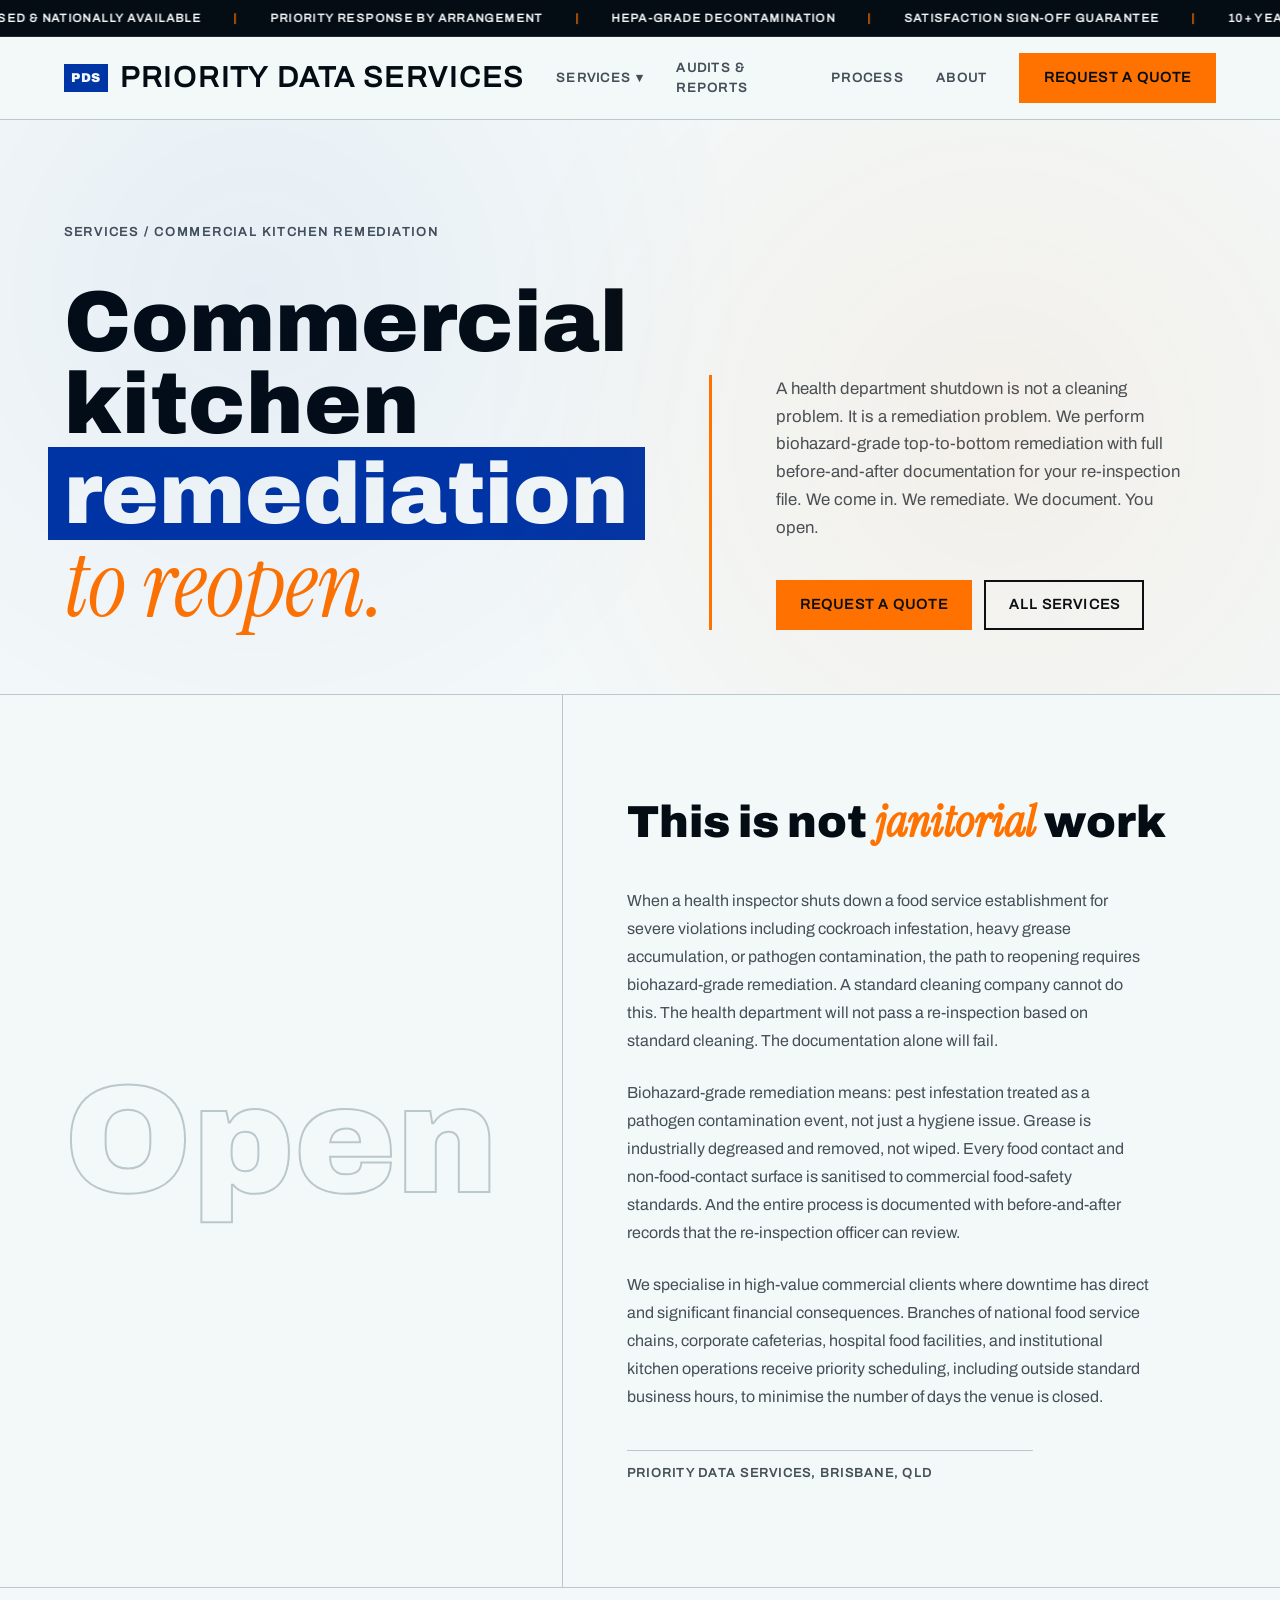
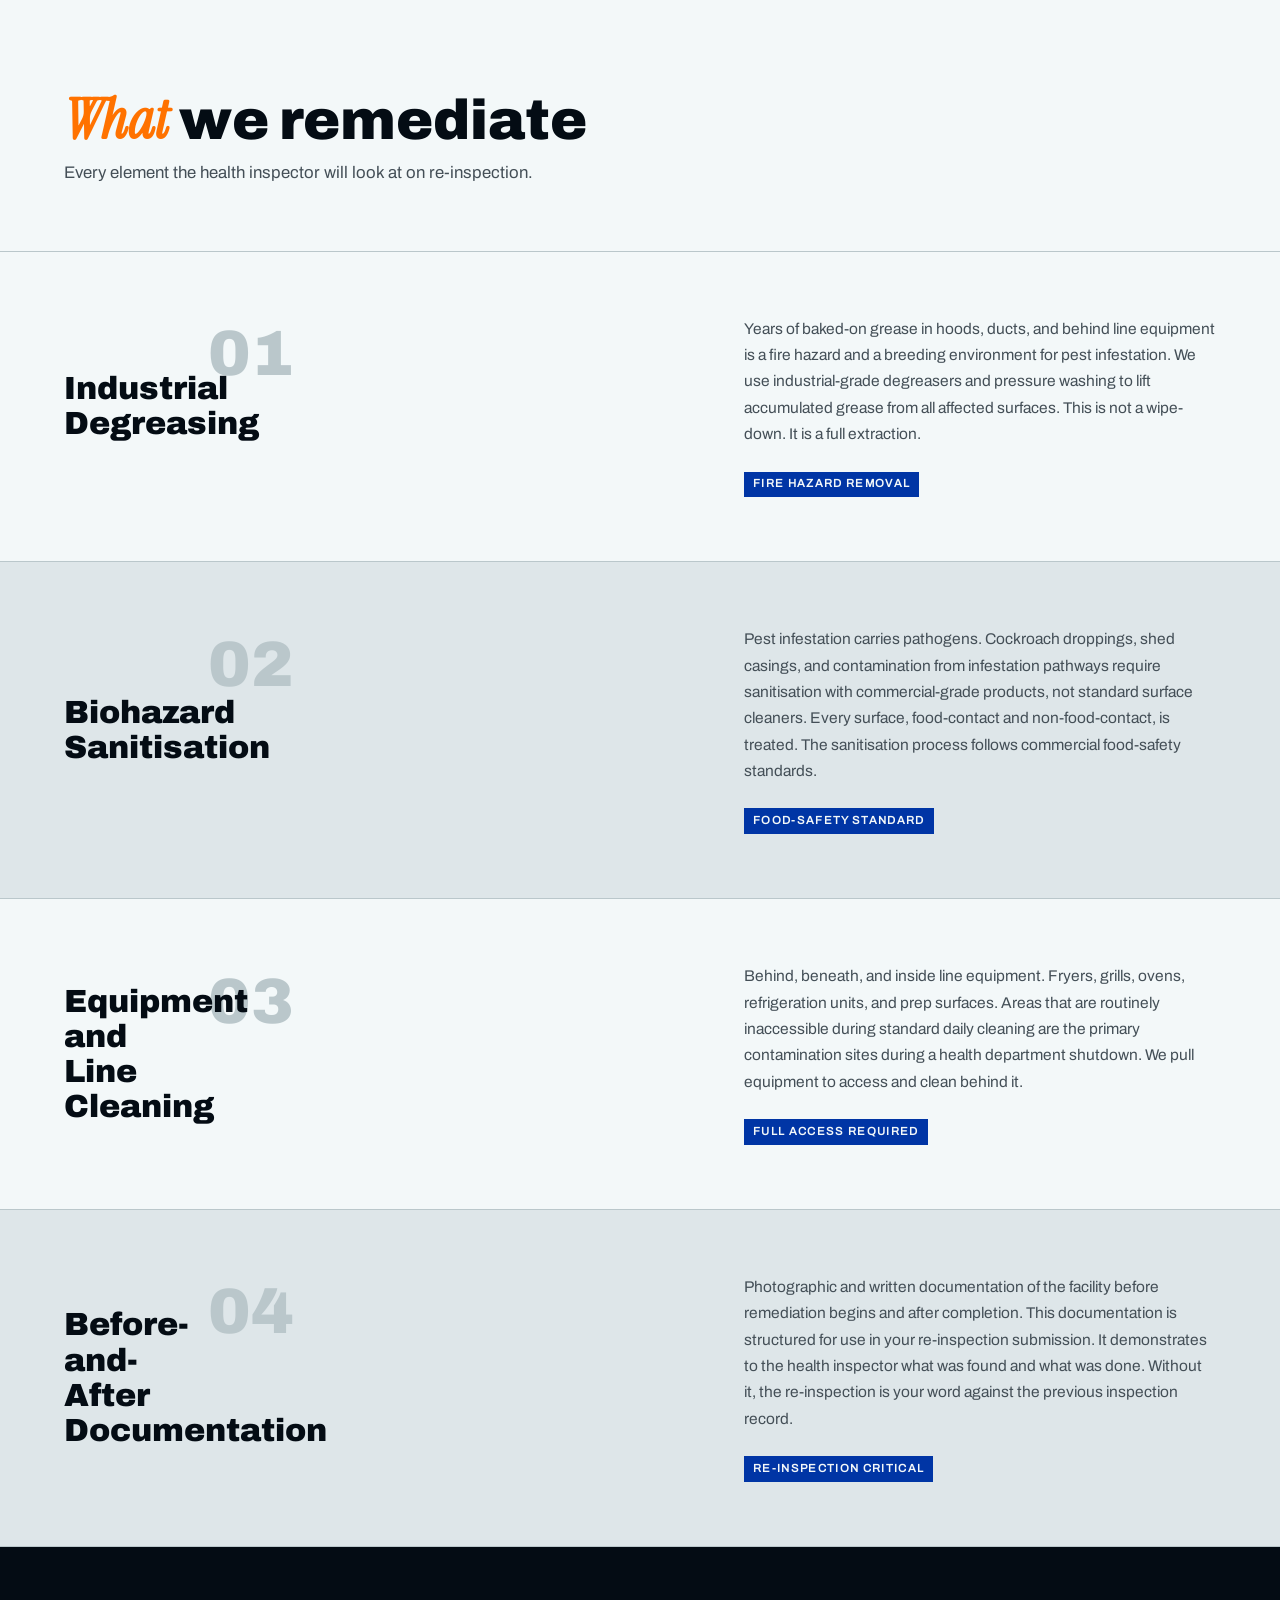
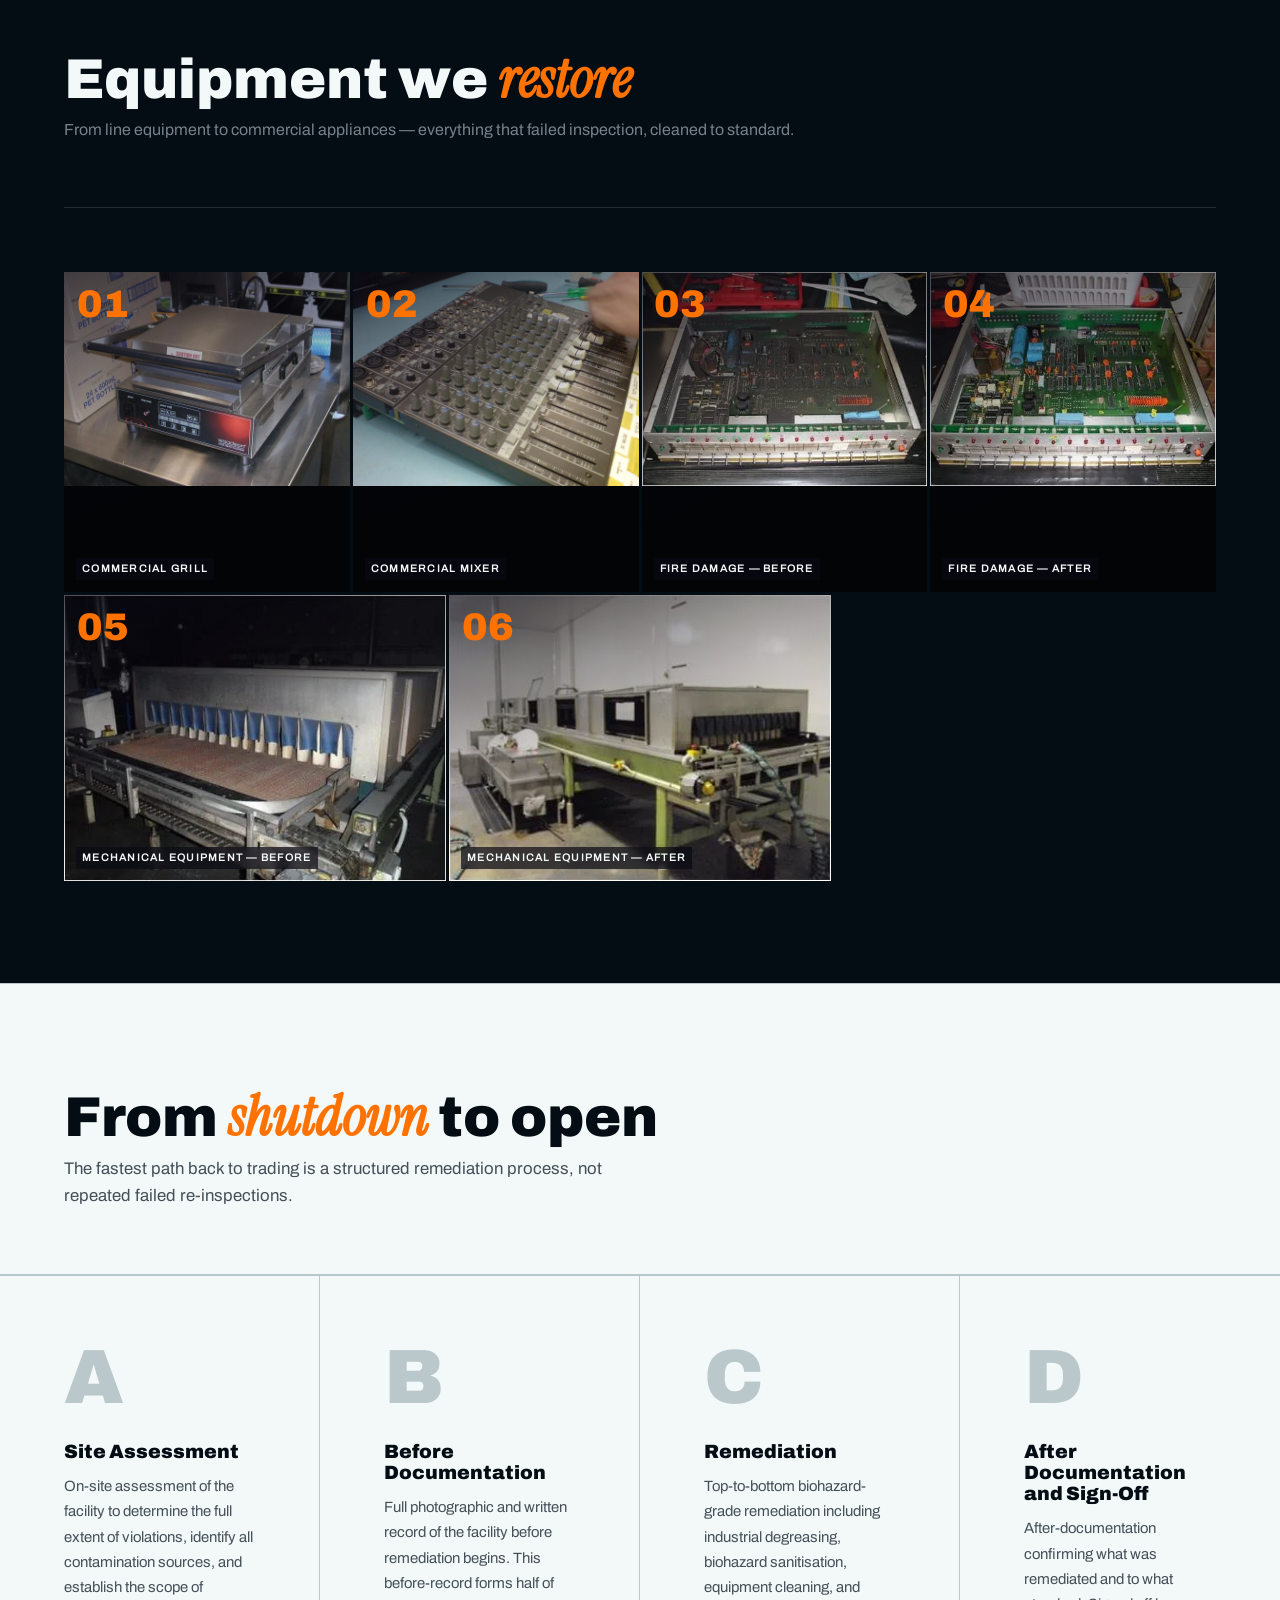
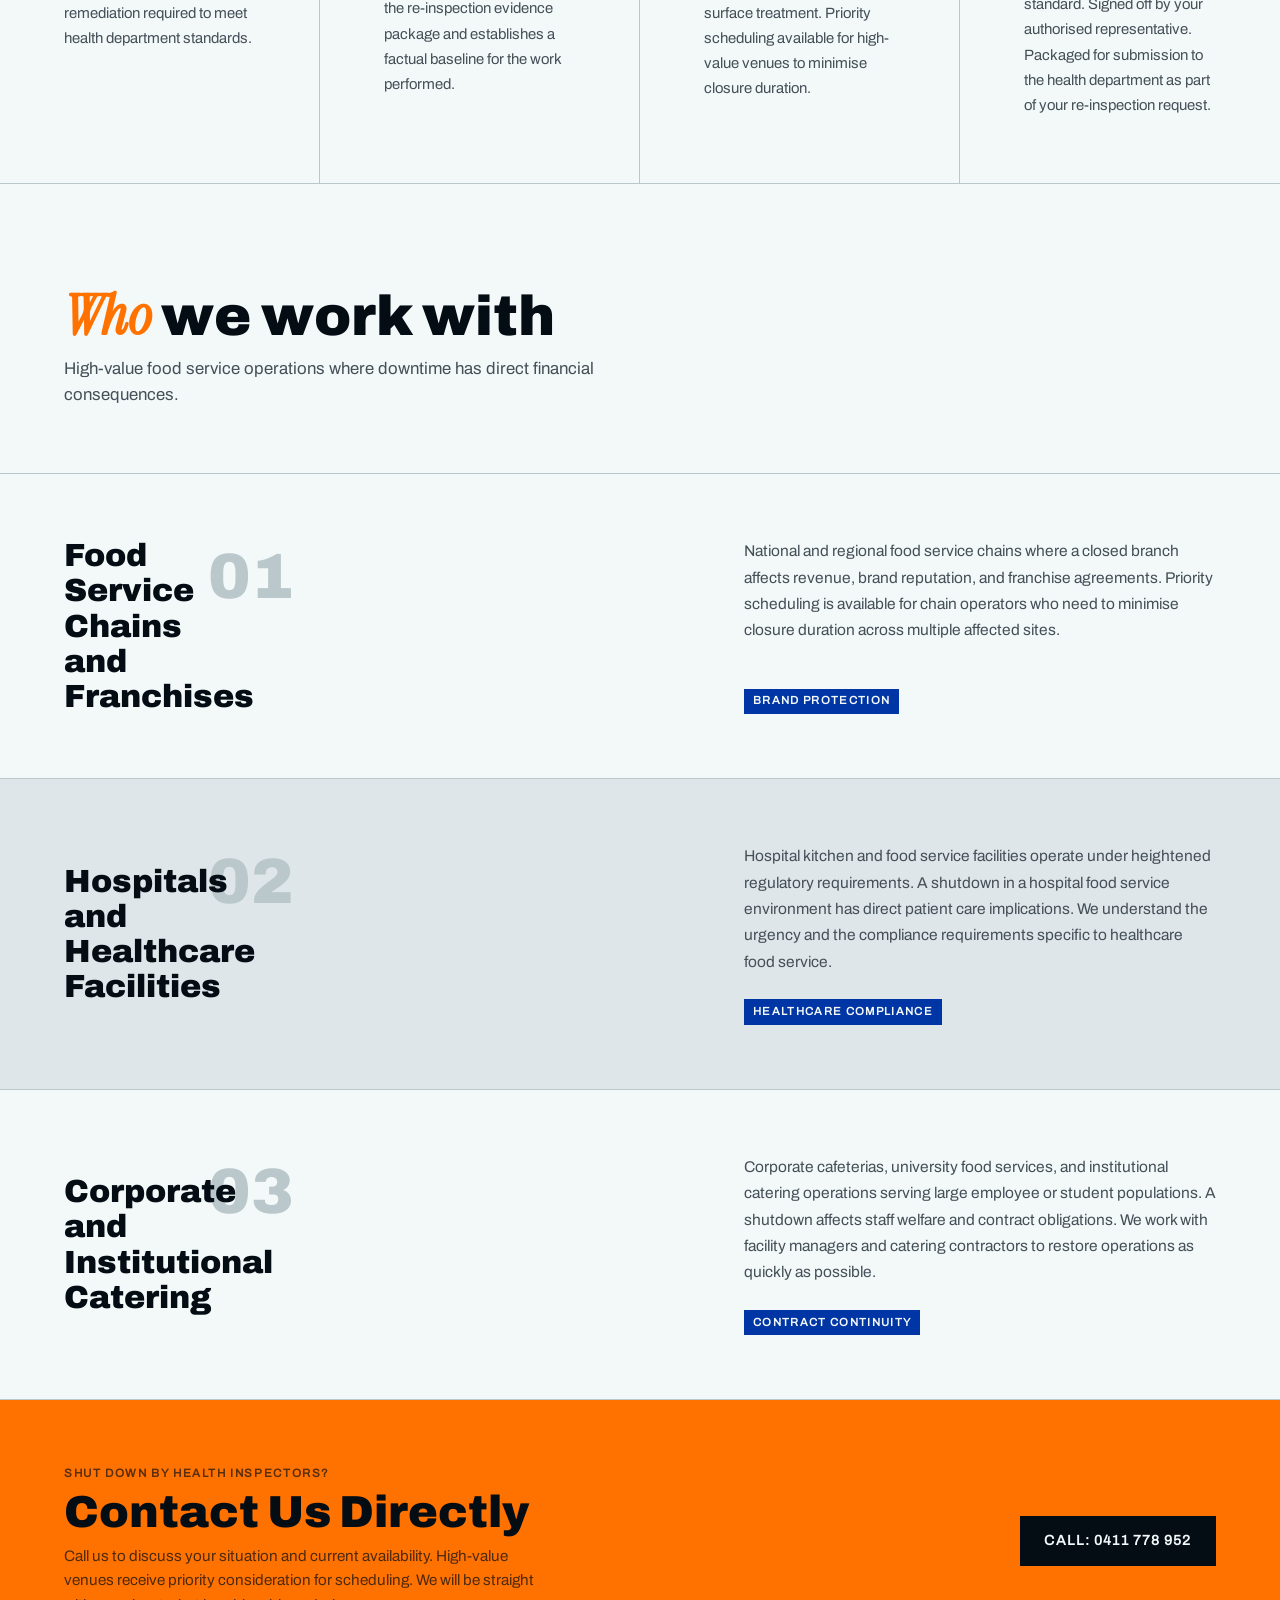
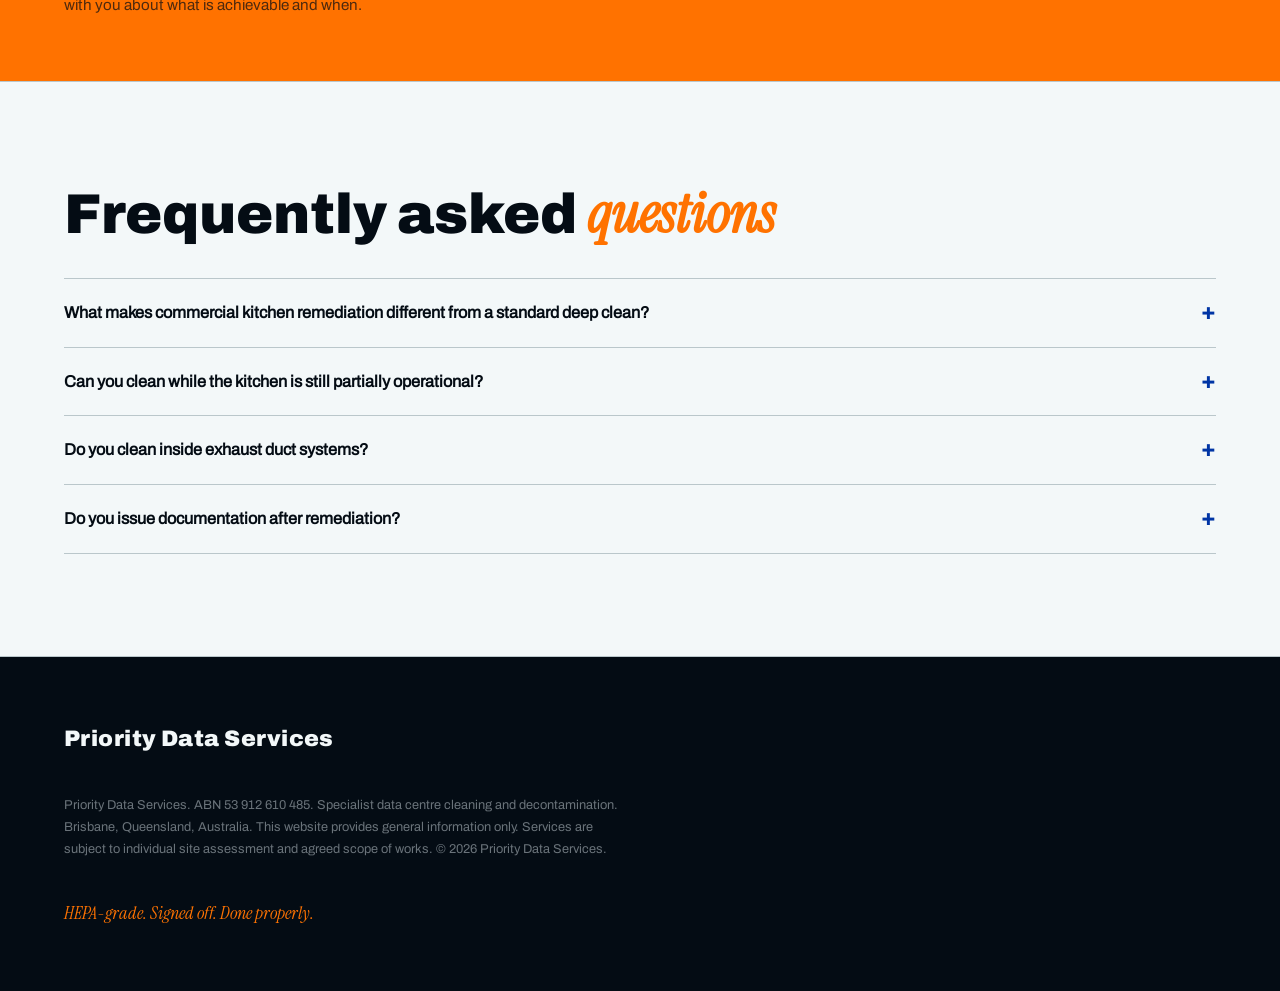
<file: commercial-kitchen-remediation.html>
<!DOCTYPE html>
<html lang="en-AU">
<head>
<meta charset="UTF-8">
<meta name="viewport" content="width=device-width, initial-scale=1.0">
<title>Commercial Kitchen Remediation | Priority Data Services</title>
<meta name="description" content="Biohazard-grade commercial kitchen remediation for food service establishments shut down by health inspectors.">
<link rel="canonical" href="https://www.prioritydataservices.com.au/commercial-kitchen-remediation.html">
<meta property="og:title" content="Commercial Kitchen Remediation | Priority Data Services">
<meta property="og:description" content="Health department shutdown? Biohazard-grade remediation, industrial degreasing, and before-and-after documentation to get your venue back open.">
<meta property="og:type" content="website">
<meta property="og:url" content="https://www.prioritydataservices.com.au/commercial-kitchen-remediation.html">
<meta name="twitter:card" content="summary_large_image">
<meta property="og:image" content="https://www.prioritydataservices.com.au/images/priority-data-services-og-share.webp">
<meta property="og:image:width" content="1200">
<meta property="og:image:height" content="630">
<meta name="twitter:title" content="Commercial Kitchen Remediation | Priority Data Services">
<meta name="twitter:description" content="We come in. We remediate. We document. You open. Priority scheduling for high-value branches and franchises.">
<link rel="stylesheet" href="style.css">
<script type="application/ld+json">
{
  "@context": "https://schema.org",
  "@type": "Service",
  "name": "Commercial Kitchen Remediation",
  "provider": {
    "@type": "LocalBusiness",
    "name": "Priority Data Services",
    "telephone": "+61411778952",
    "email": "info@prioritydataservices.com.au",
    "url": "https://www.prioritydataservices.com.au",
    "address": {
      "@type": "PostalAddress",
      "addressLocality": "Brisbane",
      "addressRegion": "QLD",
      "addressCountry": "AU"
    }
  },
  "description": "Biohazard-grade commercial kitchen remediation for food service establishments shut down by health inspectors, including industrial degreasing, sanitisation, and re-inspection documentation.",
  "areaServed": "Australia"
}
</script>
<script type="application/ld+json">
{
  "@context": "https://schema.org",
  "@type": "FAQPage",
  "mainEntity": [
    {
      "@type": "Question",
      "name": "What makes commercial kitchen remediation different from a standard deep clean?",
      "acceptedAnswer": {
        "@type": "Answer",
        "text": "A standard deep clean addresses visible grease and soil. Remediation goes further, into baffle filters, exhaust duct interiors, the spaces behind and underneath equipment, drain channels, and grease trap surrounds. It addresses accumulated grease that has hardened over time and poses a fire risk, and biological contamination that cannot be removed by surface cleaning alone. Remediation is the appropriate response after a grease fire, a health inspection finding, or a planned major reset of the kitchen."
      }
    },
    {
      "@type": "Question",
      "name": "Can you clean while the kitchen is still partially operational?",
      "acceptedAnswer": {
        "@type": "Answer",
        "text": "Some components can be cleaned during partial operations, but full remediation of cooking equipment, exhaust systems, and grease traps requires the kitchen to be out of service. We plan work to minimise downtime, typically scheduling overnight or during a planned closure. For venues that cannot close for extended periods, we can stage the work across multiple sessions to address one zone at a time."
      }
    },
    {
      "@type": "Question",
      "name": "Do you clean inside exhaust duct systems?",
      "acceptedAnswer": {
        "@type": "Answer",
        "text": "Yes. Exhaust duct interiors are one of the highest fire-risk surfaces in a commercial kitchen due to accumulated grease. We clean duct interiors using appropriate tools for duct diameter and run length. Where duct access is limited, we advise on the access required and work with your facilities team or exhaust duct contractor to ensure the full run is addressed. We document the condition of ductwork before and after cleaning."
      }
    },
    {
      "@type": "Question",
      "name": "Do you issue documentation after remediation?",
      "acceptedAnswer": {
        "@type": "Answer",
        "text": "Yes. Every job includes a written completion report detailing scope performed, areas addressed, and photographic evidence of before and after conditions. This documentation is suitable for compliance records, insurance requirements, and health authority files where a documented cleaning record is required."
      }
    }
  ]
}
</script>
<!-- Cloudflare Web Analytics -->
<script defer src='https://static.cloudflareinsights.com/beacon.min.js' data-cf-beacon='{"token": "REPLACE_WITH_TOKEN"}'></script>
<link rel="icon" type="image/x-icon" href="favicon.ico">
<link rel="icon" type="image/png" href="favicon.png">
<link rel="apple-touch-icon" href="apple-touch-icon.png">
</head>
<body>

<div class="ticker" aria-hidden="true">
  <div class="ticker__track">
    <span>Brisbane based &amp; nationally available</span><span aria-hidden="true">|</span>
    <span>Priority response by arrangement</span><span aria-hidden="true">|</span>
    <span>HEPA-grade decontamination</span><span aria-hidden="true">|</span>
    <span>Satisfaction sign-off guarantee</span><span aria-hidden="true">|</span>
    <span>10+ years industry experience</span><span aria-hidden="true">|</span>
    <span>Zinc whisker remediation specialists</span><span aria-hidden="true">|</span>
  </div>
</div>

<header class="masthead">
  <a class="masthead__brand" href="index.html">
    <span class="masthead__mark">PDS</span>
    <span class="masthead__name">Priority&nbsp;Data&nbsp;Services</span>
  </a>
  <nav class="masthead__nav" aria-label="Primary">
    <div class="nav-item nav-item--dropdown">
      <button class="nav-dropdown__trigger" aria-expanded="false" aria-haspopup="true">
        Services <span class="nav-dropdown__arrow" aria-hidden="true">▾</span>
      </button>
      <ul class="nav-dropdown__menu" role="menu">
        <li><a href="data-centre-decontamination.html">Data Centre Decontamination</a></li>
        <li><a href="zinc-whisker-remediation.html">Zinc Whisker Remediation</a></li>
        <li><a href="post-construction-decontamination.html">Post-Construction Decontamination</a></li>
        <li><a href="ceiling-void-cleaning.html">Ceiling Void Cleaning</a></li>
        <li><a href="technical-restoration.html">Technical Restoration</a></li>
        <li><a href="internal-equipment-decontamination.html">Internal Equipment Decontamination</a></li>
        <li><a href="electrical-electronic-equipment-cleaning.html">Electrical &amp; Electronic Cleaning</a></li>
        <li><a href="office-equipment-cleaning.html">Office Equipment Cleaning</a></li>
        <li><a href="commercial-kitchen-remediation.html">Commercial Kitchen Remediation</a></li>
        <li><a href="equipment-and-products.html">Equipment &amp; Products</a></li>
      </ul>
    </div>
    <a href="audits-reports.html">Audits &amp; Reports</a>
    <a href="index.html#process">Process</a>
    <a href="index.html#about">About</a>
  </nav>
  <button class="hamburger" aria-label="Open menu" aria-expanded="false" aria-controls="mobile-nav">
    <span></span><span></span><span></span>
  </button>
  <a class="btn btn--alert masthead__cta" href="index.html#contact">Request a quote</a>
</header>

<!-- Mobile nav drawer -->
<div class="mobile-nav" id="mobile-nav" aria-hidden="true">
  <button class="mobile-nav__close" aria-label="Close menu">&#215;</button>
  <nav aria-label="Mobile navigation">
    <p class="mobile-nav__heading">Services</p>
    <a href="data-centre-decontamination.html">Data Centre Decontamination</a>
    <a href="zinc-whisker-remediation.html">Zinc Whisker Remediation</a>
    <a href="post-construction-decontamination.html">Post-Construction Decontamination</a>
    <a href="ceiling-void-cleaning.html">Ceiling Void Cleaning</a>
    <a href="technical-restoration.html">Technical Restoration</a>
    <a href="internal-equipment-decontamination.html">Internal Equipment Decontamination</a>
    <a href="electrical-electronic-equipment-cleaning.html">Electrical &amp; Electronic Cleaning</a>
    <a href="office-equipment-cleaning.html">Office Equipment Cleaning</a>
    <a href="commercial-kitchen-remediation.html">Commercial Kitchen Remediation</a>
    <p class="mobile-nav__heading">More</p>
    <a href="audits-reports.html">Audits &amp; Reports</a>
    <a href="equipment-and-products.html">Equipment &amp; Products</a>
    <a href="index.html#process">Process</a>
    <a href="index.html#about">About</a>
    <a href="index.html#contact" class="mobile-nav__cta">Request a quote</a>
  </nav>
</div>





<main id="top">

  <section class="hero hero--page">
    <p class="hero__kicker reveal-load" style="--i:0">Services / Commercial Kitchen Remediation</p>
    <h1 class="hero__title">
      <span class="hero__line reveal-load" style="--i:1">Commercial kitchen</span>
      <span class="hero__line hero__line--accent reveal-load" style="--i:2">remediation</span>
      <span class="hero__line hero__line--serif reveal-load" style="--i:3">to reopen.</span>
    </h1>
    <div class="hero__aside reveal-load" style="--i:4">
      <p>A health department shutdown is not a cleaning problem. It is a remediation problem. We perform biohazard-grade top-to-bottom remediation with full before-and-after documentation for your re-inspection file. We come in. We remediate. We document. You open.</p>
      <div class="hero__actions">
        <a class="btn btn--alert" href="index.html#contact">Request a quote</a>
        <a class="btn btn--ghost" href="index.html#services">All services</a>
      </div>
    </div>
  </section>

  <section class="about" id="content">
    <div class="about__giant reveal" aria-hidden="true">Open</div>
    <div class="about__copy reveal">
      <h2>This is not <em>janitorial</em> work</h2>
      <p>When a health inspector shuts down a food service establishment for severe violations including cockroach infestation, heavy grease accumulation, or pathogen contamination, the path to reopening requires biohazard-grade remediation. A standard cleaning company cannot do this. The health department will not pass a re-inspection based on standard cleaning. The documentation alone will fail.</p>
      <p>Biohazard-grade remediation means: pest infestation treated as a pathogen contamination event, not just a hygiene issue. Grease is industrially degreased and removed, not wiped. Every food contact and non-food-contact surface is sanitised to commercial food-safety standards. And the entire process is documented with before-and-after records that the re-inspection officer can review.</p>
      <p>We specialise in high-value commercial clients where downtime has direct and significant financial consequences. Branches of national food service chains, corporate cafeterias, hospital food facilities, and institutional kitchen operations receive priority scheduling, including outside standard business hours, to minimise the number of days the venue is closed.</p>
      <p class="about__sign">Priority Data Services, Brisbane, QLD</p>
    </div>
  </section>

  <section class="services" id="scope">
    <header class="section-head reveal">
      <h2><em>What</em> we remediate</h2>
      <p>Every element the health inspector will look at on re-inspection.</p>
    </header>

    <article class="service reveal">
      <span class="service__no">01</span>
      <h3 class="service__title">Industrial<br>Degreasing</h3>
      <p class="service__body">Years of baked-on grease in hoods, ducts, and behind line equipment is a fire hazard and a breeding environment for pest infestation. We use industrial-grade degreasers and pressure washing to lift accumulated grease from all affected surfaces. This is not a wipe-down. It is a full extraction.</p>
      <span class="service__tag">Fire hazard removal</span>
    </article>

    <article class="service service--flip reveal">
      <span class="service__no">02</span>
      <h3 class="service__title">Biohazard<br>Sanitisation</h3>
      <p class="service__body">Pest infestation carries pathogens. Cockroach droppings, shed casings, and contamination from infestation pathways require sanitisation with commercial-grade products, not standard surface cleaners. Every surface, food-contact and non-food-contact, is treated. The sanitisation process follows commercial food-safety standards.</p>
      <span class="service__tag">Food-safety standard</span>
    </article>

    <article class="service reveal">
      <span class="service__no">03</span>
      <h3 class="service__title">Equipment and<br>Line Cleaning</h3>
      <p class="service__body">Behind, beneath, and inside line equipment. Fryers, grills, ovens, refrigeration units, and prep surfaces. Areas that are routinely inaccessible during standard daily cleaning are the primary contamination sites during a health department shutdown. We pull equipment to access and clean behind it.</p>
      <span class="service__tag">Full access required</span>
    </article>

    <article class="service service--flip reveal">
      <span class="service__no">04</span>
      <h3 class="service__title">Before-and-After<br>Documentation</h3>
      <p class="service__body">Photographic and written documentation of the facility before remediation begins and after completion. This documentation is structured for use in your re-inspection submission. It demonstrates to the health inspector what was found and what was done. Without it, the re-inspection is your word against the previous inspection record.</p>
      <span class="service__tag">Re-inspection critical</span>
    </article>
  </section>

  <section class="evidence reveal" aria-label="Commercial kitchen equipment we clean">
    <div class="evidence__head">
      <h2>Equipment we <em>restore</em></h2>
      <p>From line equipment to commercial appliances — everything that failed inspection, cleaned to standard.</p>
    </div>
    <div class="evidence__grid">
      <div class="evidence__item">
        <img src="images/priority-data-services-commercial-grill-cleaning.webp" alt="Commercial grill professionally cleaned and degreased after health inspection shutdown" loading="lazy">
        <div class="evidence__overlay"></div>
        <span class="evidence__no">01</span>
        <span class="evidence__tag">Commercial grill</span>
      </div>
      <div class="evidence__item">
        <img src="images/priority-data-services-commercial-mixer-cleaning.webp" alt="Commercial mixer cleaned and sanitised to food safety standard" loading="lazy">
        <div class="evidence__overlay"></div>
        <span class="evidence__no">02</span>
        <span class="evidence__tag">Commercial mixer</span>
      </div>
      <div class="evidence__item">
        <img src="images/priority-data-services-fire-damaged-equipment-before.webp" alt="Fire and smoke damaged kitchen equipment before professional remediation" loading="lazy">
        <div class="evidence__overlay"></div>
        <span class="evidence__no">03</span>
        <span class="evidence__tag">Fire damage — before</span>
      </div>
      <div class="evidence__item">
        <img src="images/priority-data-services-fire-damaged-equipment-after.webp" alt="Kitchen equipment after fire and smoke damage remediation" loading="lazy">
        <div class="evidence__overlay"></div>
        <span class="evidence__no">04</span>
        <span class="evidence__tag">Fire damage — after</span>
      </div>
      <div class="evidence__item">
        <img src="images/priority-data-services-fire-mechanical-equipment-before.webp" alt="Mechanical kitchen equipment with fire and smoke contamination before cleaning" loading="lazy">
        <div class="evidence__overlay"></div>
        <span class="evidence__no">05</span>
        <span class="evidence__tag">Mechanical equipment — before</span>
      </div>
      <div class="evidence__item">
        <img src="images/priority-data-services-fire-mechanical-equipment-after.webp" alt="Mechanical kitchen equipment after fire remediation and professional cleaning" loading="lazy">
        <div class="evidence__overlay"></div>
        <span class="evidence__no">06</span>
        <span class="evidence__tag">Mechanical equipment — after</span>
      </div>
    </div>
  </section>

  <section class="process" id="process">
    <header class="section-head reveal">
      <h2>From <em>shutdown</em> to open</h2>
      <p>The fastest path back to trading is a structured remediation process, not repeated failed re-inspections.</p>
    </header>
    <ol class="process__list">
      <li class="process__step reveal">
        <span class="process__no">A</span>
        <h3>Site Assessment</h3>
        <p>On-site assessment of the facility to determine the full extent of violations, identify all contamination sources, and establish the scope of remediation required to meet health department standards.</p>
      </li>
      <li class="process__step reveal">
        <span class="process__no">B</span>
        <h3>Before Documentation</h3>
        <p>Full photographic and written record of the facility before remediation begins. This before-record forms half of the re-inspection evidence package and establishes a factual baseline for the work performed.</p>
      </li>
      <li class="process__step reveal">
        <span class="process__no">C</span>
        <h3>Remediation</h3>
        <p>Top-to-bottom biohazard-grade remediation including industrial degreasing, biohazard sanitisation, equipment cleaning, and surface treatment. Priority scheduling available for high-value venues to minimise closure duration.</p>
      </li>
      <li class="process__step reveal">
        <span class="process__no">D</span>
        <h3>After Documentation and Sign-Off</h3>
        <p>After-documentation confirming what was remediated and to what standard. Signed off by your authorised representative. Packaged for submission to the health department as part of your re-inspection request.</p>
      </li>
    </ol>
  </section>

  <section class="services" id="clients">
    <header class="section-head reveal">
      <h2><em>Who</em> we work with</h2>
      <p>High-value food service operations where downtime has direct financial consequences.</p>
    </header>

    <article class="service reveal">
      <span class="service__no">01</span>
      <h3 class="service__title">Food Service<br>Chains and Franchises</h3>
      <p class="service__body">National and regional food service chains where a closed branch affects revenue, brand reputation, and franchise agreements. Priority scheduling is available for chain operators who need to minimise closure duration across multiple affected sites.</p>
      <span class="service__tag">Brand protection</span>
    </article>

    <article class="service service--flip reveal">
      <span class="service__no">02</span>
      <h3 class="service__title">Hospitals and<br>Healthcare Facilities</h3>
      <p class="service__body">Hospital kitchen and food service facilities operate under heightened regulatory requirements. A shutdown in a hospital food service environment has direct patient care implications. We understand the urgency and the compliance requirements specific to healthcare food service.</p>
      <span class="service__tag">Healthcare compliance</span>
    </article>

    <article class="service reveal">
      <span class="service__no">03</span>
      <h3 class="service__title">Corporate and<br>Institutional Catering</h3>
      <p class="service__body">Corporate cafeterias, university food services, and institutional catering operations serving large employee or student populations. A shutdown affects staff welfare and contract obligations. We work with facility managers and catering contractors to restore operations as quickly as possible.</p>
      <span class="service__tag">Contract continuity</span>
    </article>
  </section>

  <section class="emergency" aria-label="Request commercial kitchen remediation">
    <div class="emergency__inner reveal">
      <div class="emergency__copy">
        <p class="emergency__eyebrow">Shut down by health inspectors?</p>
        <h2 class="emergency__title">Contact Us Directly</h2>
        <p class="emergency__sub">Call us to discuss your situation and current availability. High-value venues receive priority consideration for scheduling. We will be straight with you about what is achievable and when.</p>
      </div>
      <a class="btn btn--ink emergency__cta" href="tel:+61411778952">Call: 0411 778 952</a>
    </div>
  </section>

  <section class="faq" id="faq">
    <header class="section-head reveal">
      <h2>Frequently asked <em>questions</em></h2>
    </header>
    <div class="faq__list">
      <details class="faq__item reveal">
        <summary class="faq__q">What makes commercial kitchen remediation different from a standard deep clean?</summary>
        <p class="faq__a">A standard deep clean addresses visible grease and soil. Remediation goes further — into baffle filters, exhaust duct interiors, the spaces behind and underneath equipment, drain channels, and grease trap surrounds. It addresses accumulated grease that has hardened over time and poses a fire risk, and biological contamination that cannot be removed by surface cleaning alone. Remediation is the appropriate response after a grease fire, a health inspection finding, or a planned major reset of the kitchen.</p>
      </details>
      <details class="faq__item reveal">
        <summary class="faq__q">Can you clean while the kitchen is still partially operational?</summary>
        <p class="faq__a">Some components can be cleaned during partial operations, but full remediation of cooking equipment, exhaust systems, and grease traps requires the kitchen to be out of service. We plan work to minimise downtime, typically scheduling overnight or during a planned closure. For venues that cannot close for extended periods, we can stage the work across multiple sessions to address one zone at a time.</p>
      </details>
      <details class="faq__item reveal">
        <summary class="faq__q">Do you clean inside exhaust duct systems?</summary>
        <p class="faq__a">Yes. Exhaust duct interiors are one of the highest fire-risk surfaces in a commercial kitchen due to accumulated grease. We clean duct interiors using appropriate tools for duct diameter and run length. Where duct access is limited, we advise on the access required and work with your facilities team or exhaust duct contractor to ensure the full run is addressed. We document the condition of ductwork before and after cleaning.</p>
      </details>
      <details class="faq__item reveal">
        <summary class="faq__q">Do you issue documentation after remediation?</summary>
        <p class="faq__a">Yes. Every job includes a written completion report detailing scope performed, areas addressed, and photographic evidence of before and after conditions. This documentation is suitable for compliance records, insurance requirements, and health authority files where a documented cleaning record is required.</p>
      </details>
    </div>
  </section>

</main>

<footer class="footer">
  <p class="footer__brand">Priority&nbsp;Data&nbsp;Services</p>
  <p class="footer__legal">Priority Data Services. ABN 53 912 610 485. Specialist data centre cleaning and decontamination. Brisbane, Queensland, Australia. This website provides general information only. Services are subject to individual site assessment and agreed scope of works. &copy; 2026 Priority Data Services.</p>
  <p class="footer__meta"><em>HEPA-grade. Signed off. Done properly.</em></p>
</footer>
<script src="app.js" defer></script>
</body>
</html>
</file>
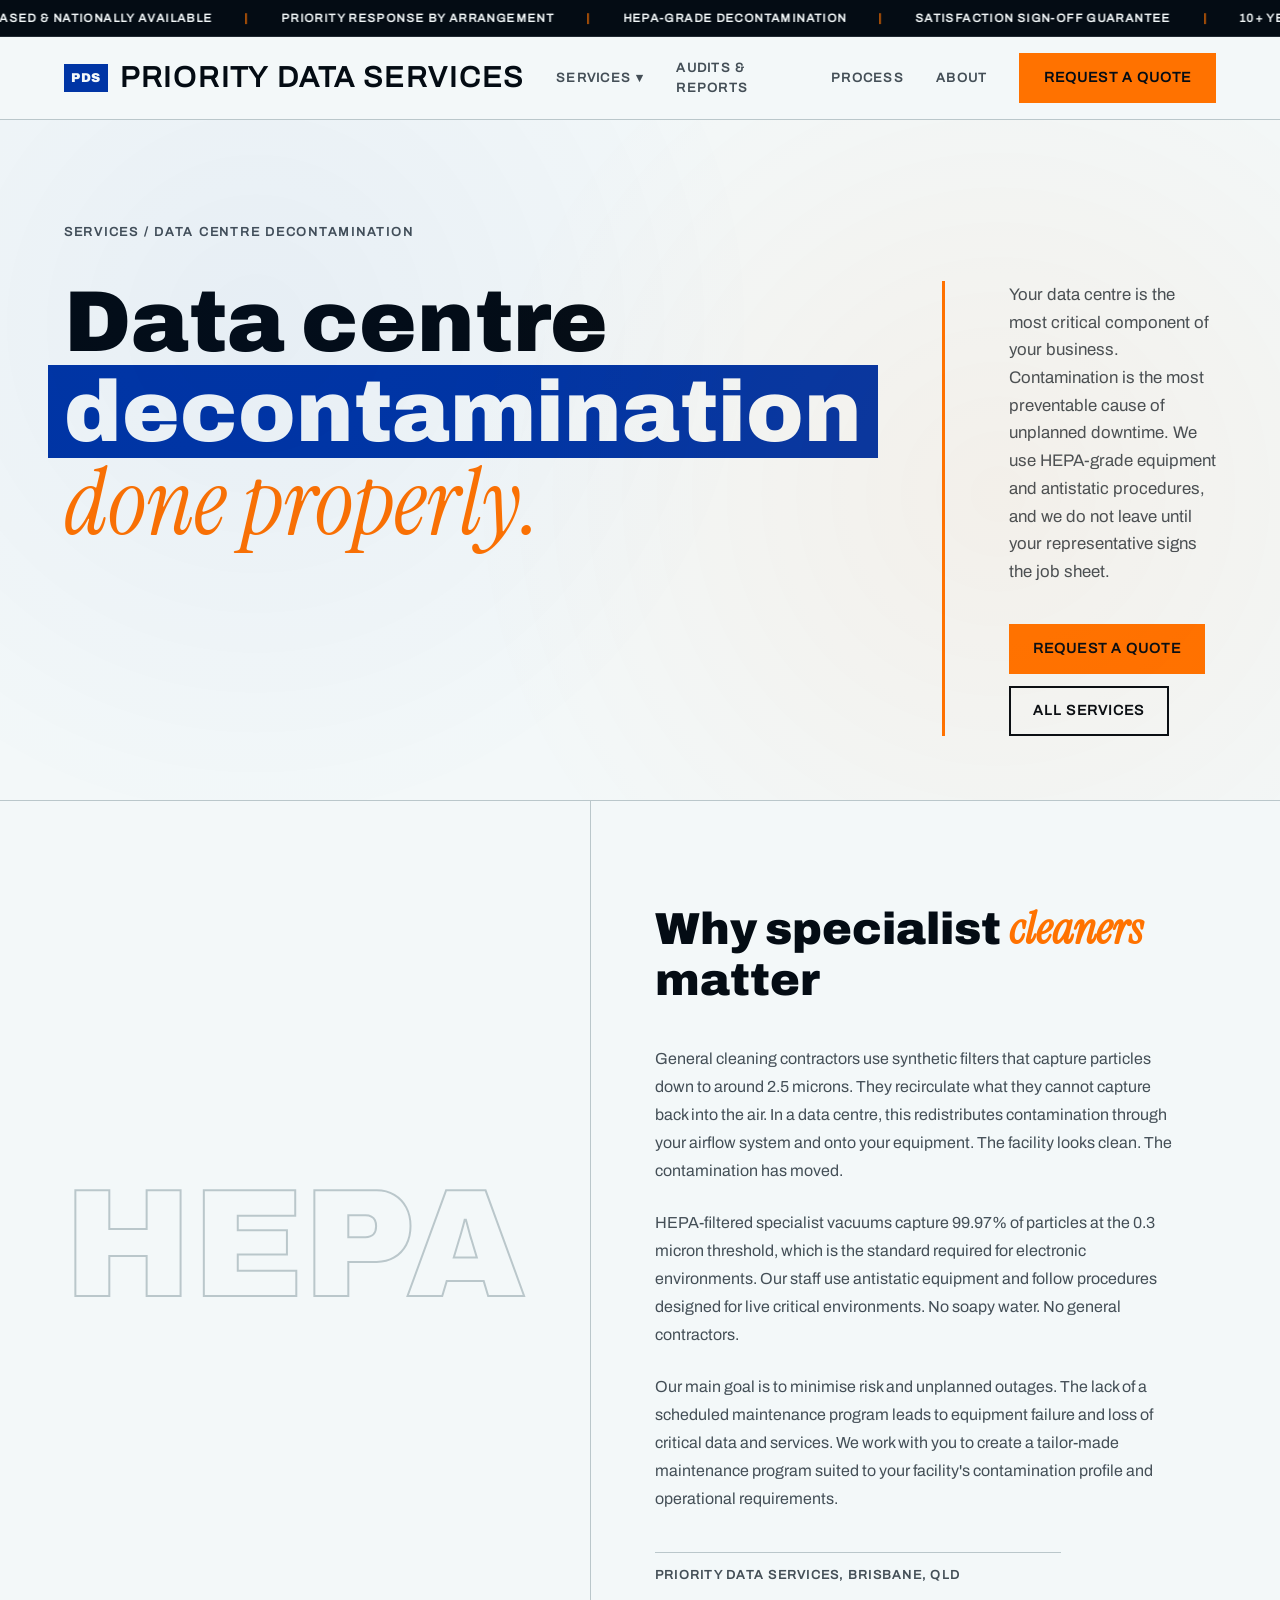
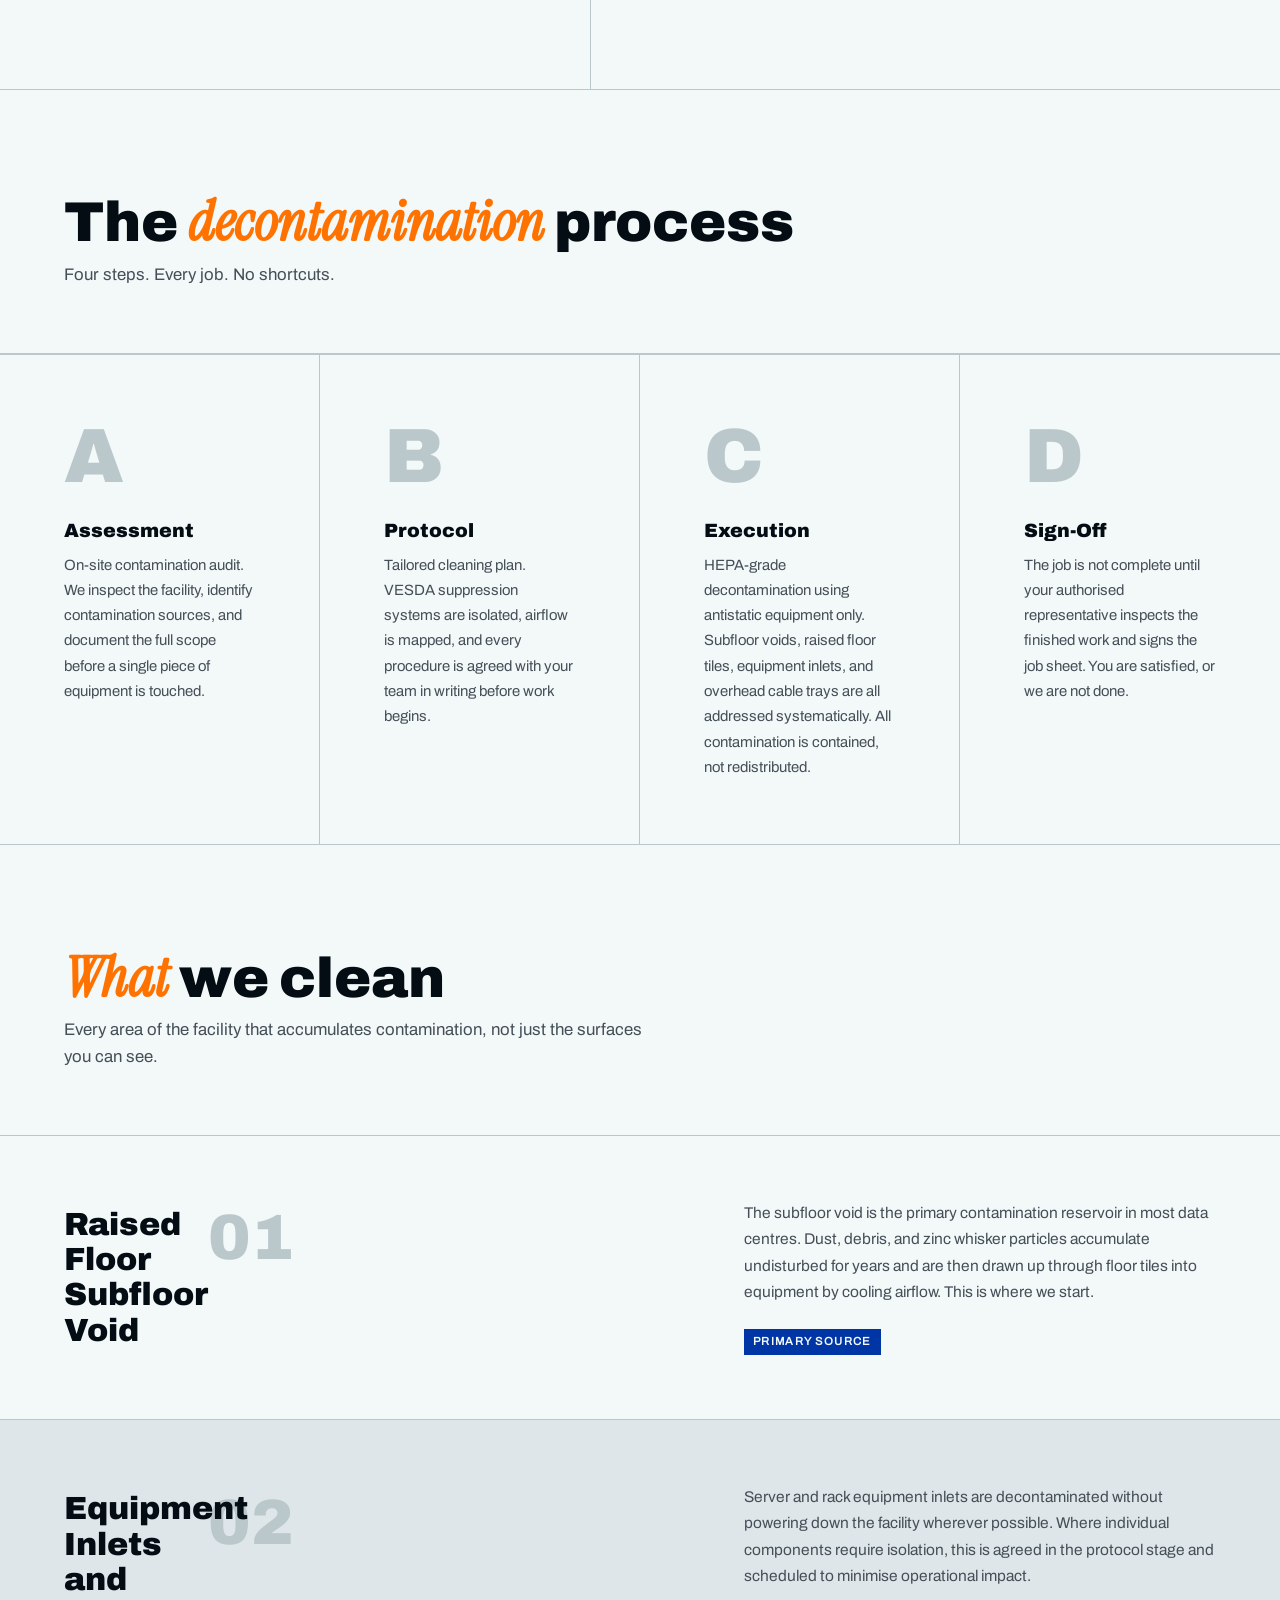
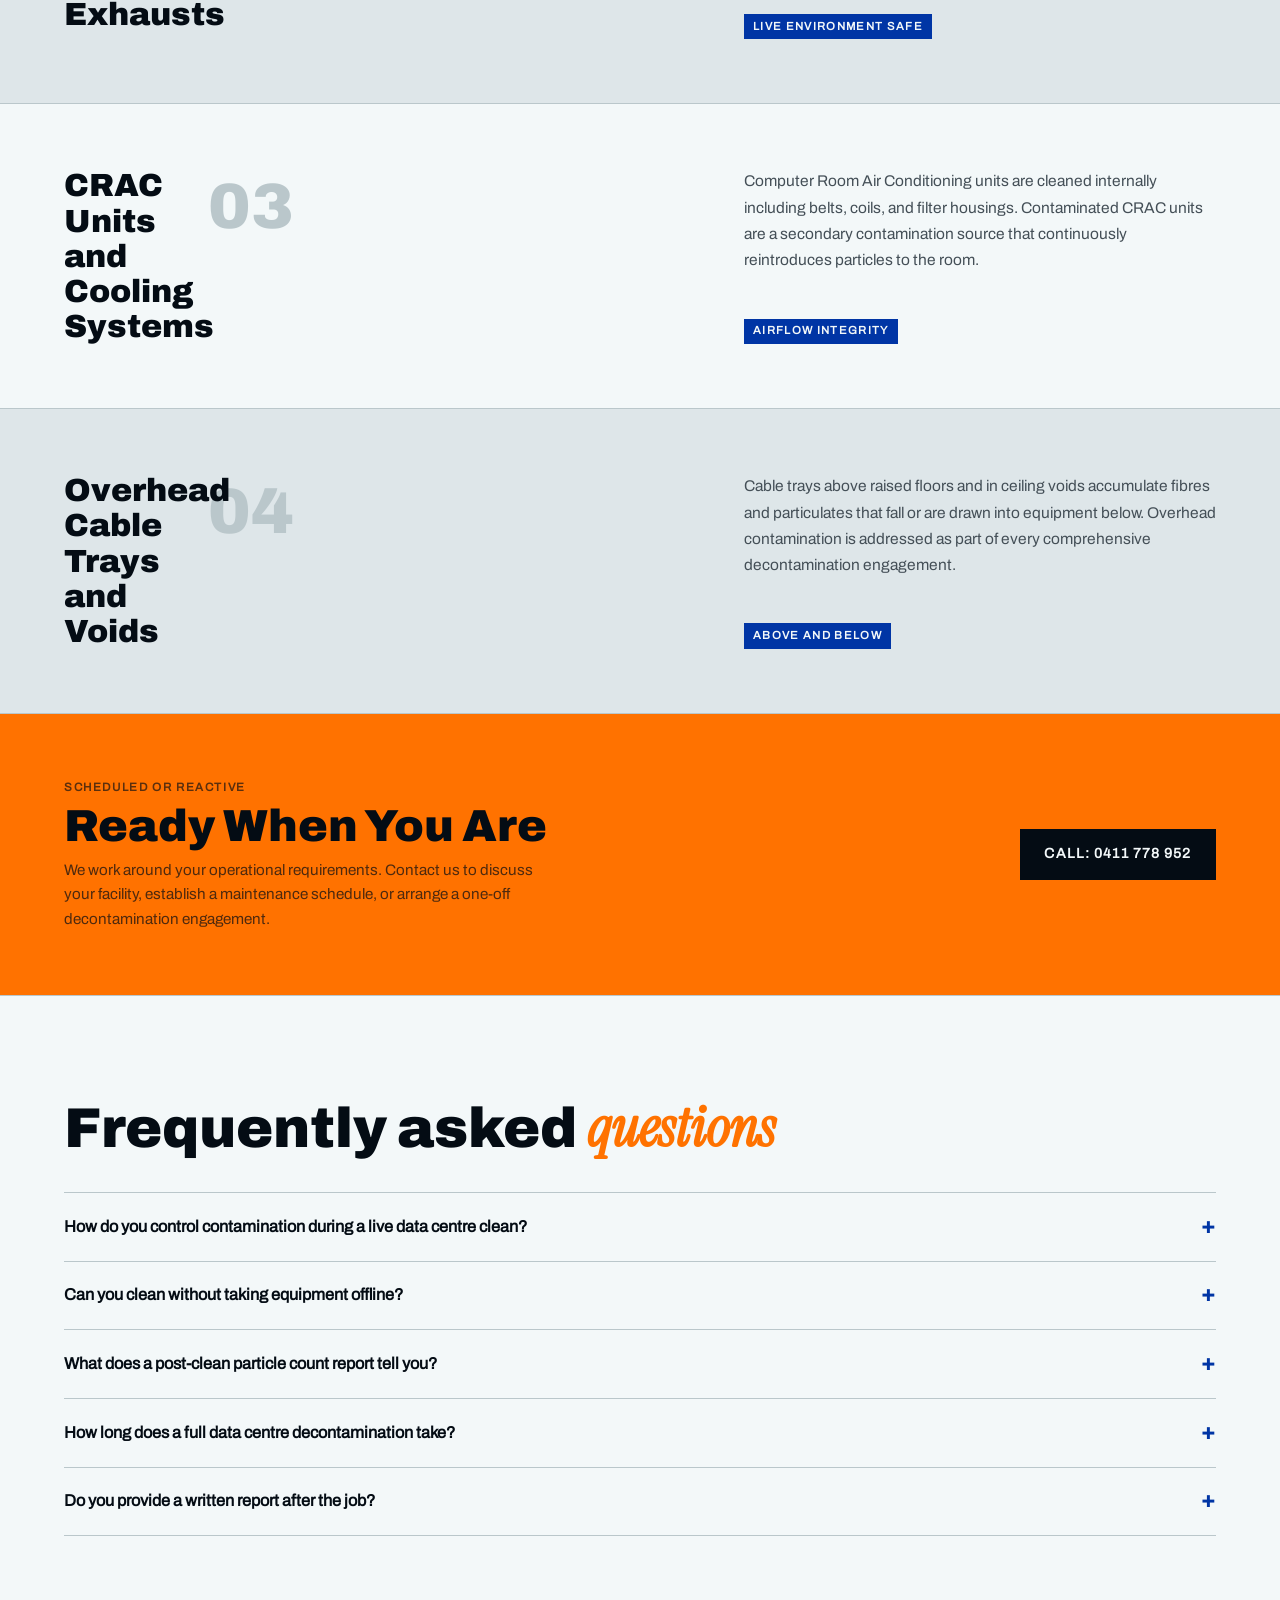
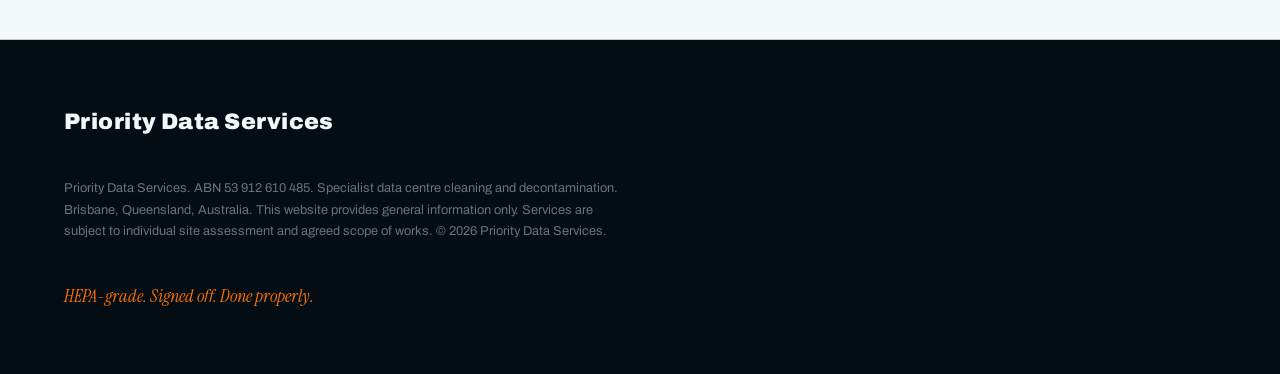
<file: data-centre-decontamination.html>
<!DOCTYPE html>
<html lang="en-AU">
<head>
<meta charset="UTF-8">
<meta name="viewport" content="width=device-width, initial-scale=1.0">
<title>Data Centre Decontamination | Priority Data Services</title>
<meta name="description" content="HEPA-grade data centre decontamination. Antistatic procedures, VESDA isolation, tailor-made maintenance programs.">
<link rel="canonical" href="https://www.prioritydataservices.com.au/data-centre-decontamination.html">
<meta property="og:title" content="Data Centre Decontamination | Priority Data Services">
<meta property="og:description" content="HEPA-grade decontamination for live and offline data centres. Antistatic procedures, VESDA isolation, satisfaction sign-off guarantee.">
<meta property="og:type" content="website">
<meta property="og:url" content="https://www.prioritydataservices.com.au/data-centre-decontamination.html">
<meta name="twitter:card" content="summary_large_image">
<meta property="og:image" content="https://www.prioritydataservices.com.au/images/priority-data-services-og-share.webp">
<meta property="og:image:width" content="1200">
<meta property="og:image:height" content="630">
<meta name="twitter:title" content="Data Centre Decontamination | Priority Data Services">
<meta name="twitter:description" content="Specialist HEPA-grade data centre decontamination. Live environment safe. Satisfaction sign-off guarantee.">
<link rel="stylesheet" href="style.css">
<script type="application/ld+json">
{
  "@context": "https://schema.org",
  "@type": "Service",
  "name": "Data Centre Decontamination",
  "provider": {
    "@type": "LocalBusiness",
    "name": "Priority Data Services",
    "telephone": "+61411778952",
    "email": "info@prioritydataservices.com.au",
    "url": "https://www.prioritydataservices.com.au",
    "address": {
      "@type": "PostalAddress",
      "addressLocality": "Brisbane",
      "addressRegion": "QLD",
      "addressCountry": "AU"
    }
  },
  "description": "Full HEPA-grade decontamination of live and offline data centres and communications rooms using antistatic equipment and certified procedures.",
  "areaServed": "Australia"
}
</script>
<script type="application/ld+json">
{
  "@context": "https://schema.org",
  "@type": "FAQPage",
  "mainEntity": [
    {
      "@type": "Question",
      "name": "How do you control contamination during a live data centre clean?",
      "acceptedAnswer": {
        "@type": "Answer",
        "text": "We work within your active environment using a strict contamination control protocol. Sticky mat entry points are deployed at access zones, tools are HEPA-vacuumed before entry, and all work is performed in planned sections so that equipment is never left exposed without oversight. Airborne particle counts are monitored before, during, and after where a particle counter is engaged."
      }
    },
    {
      "@type": "Question",
      "name": "Can you clean without taking equipment offline?",
      "acceptedAnswer": {
        "@type": "Answer",
        "text": "Yes for most surface and subfloor work. External rack surfaces, hot aisle containment, cable trays, and raised floor areas can be addressed without powering down equipment. Internal server or switch cleaning requires equipment to be offline. We scope this in advance and work around your maintenance windows."
      }
    },
    {
      "@type": "Question",
      "name": "What does a post-clean particle count report tell you?",
      "acceptedAnswer": {
        "@type": "Answer",
        "text": "A particle count measures airborne particulate at defined locations across the floor, typically every four to six metres in the white space. The report shows counts before cleaning, immediately after, and at a clearance reading. It gives your facility manager a documented baseline and confirms that the clean achieved a measurable reduction in contamination load."
      }
    },
    {
      "@type": "Question",
      "name": "How long does a full data centre decontamination take?",
      "acceptedAnswer": {
        "@type": "Answer",
        "text": "This depends on floor area, subfloor depth, contamination severity, and whether ceiling void work is included. A small single-row suite may be completed in one shift. A full facility with raised floor, ceiling void, and internal equipment scope can span multiple days. We provide a time estimate during the site assessment."
      }
    },
    {
      "@type": "Question",
      "name": "Do you provide a written report after the job?",
      "acceptedAnswer": {
        "@type": "Answer",
        "text": "Yes. Every job includes a written completion report covering scope performed, areas addressed, consumables deployed, any anomalies or observations made during the clean, and photographic evidence. This goes to your nominated facility contact and is suitable for asset management or compliance records."
      }
    }
  ]
}
</script>
<!-- Cloudflare Web Analytics -->
<script defer src='https://static.cloudflareinsights.com/beacon.min.js' data-cf-beacon='{"token": "REPLACE_WITH_TOKEN"}'></script>
<link rel="icon" type="image/x-icon" href="favicon.ico">
<link rel="icon" type="image/png" href="favicon.png">
<link rel="apple-touch-icon" href="apple-touch-icon.png">
</head>
<body>

<div class="ticker" aria-hidden="true">
  <div class="ticker__track">
    <span>Brisbane based &amp; nationally available</span><span aria-hidden="true">|</span>
    <span>Priority response by arrangement</span><span aria-hidden="true">|</span>
    <span>HEPA-grade decontamination</span><span aria-hidden="true">|</span>
    <span>Satisfaction sign-off guarantee</span><span aria-hidden="true">|</span>
    <span>10+ years industry experience</span><span aria-hidden="true">|</span>
    <span>Zinc whisker remediation specialists</span><span aria-hidden="true">|</span>
  </div>
</div>

<header class="masthead">
  <a class="masthead__brand" href="index.html">
    <span class="masthead__mark">PDS</span>
    <span class="masthead__name">Priority&nbsp;Data&nbsp;Services</span>
  </a>
  <nav class="masthead__nav" aria-label="Primary">
    <div class="nav-item nav-item--dropdown">
      <button class="nav-dropdown__trigger" aria-expanded="false" aria-haspopup="true">
        Services <span class="nav-dropdown__arrow" aria-hidden="true">▾</span>
      </button>
      <ul class="nav-dropdown__menu" role="menu">
        <li><a href="data-centre-decontamination.html">Data Centre Decontamination</a></li>
        <li><a href="zinc-whisker-remediation.html">Zinc Whisker Remediation</a></li>
        <li><a href="post-construction-decontamination.html">Post-Construction Decontamination</a></li>
        <li><a href="ceiling-void-cleaning.html">Ceiling Void Cleaning</a></li>
        <li><a href="technical-restoration.html">Technical Restoration</a></li>
        <li><a href="internal-equipment-decontamination.html">Internal Equipment Decontamination</a></li>
        <li><a href="electrical-electronic-equipment-cleaning.html">Electrical &amp; Electronic Cleaning</a></li>
        <li><a href="office-equipment-cleaning.html">Office Equipment Cleaning</a></li>
        <li><a href="commercial-kitchen-remediation.html">Commercial Kitchen Remediation</a></li>
        <li><a href="equipment-and-products.html">Equipment &amp; Products</a></li>
      </ul>
    </div>
    <a href="audits-reports.html">Audits &amp; Reports</a>
    <a href="index.html#process">Process</a>
    <a href="index.html#about">About</a>
  </nav>
  <button class="hamburger" aria-label="Open menu" aria-expanded="false" aria-controls="mobile-nav">
    <span></span><span></span><span></span>
  </button>
  <a class="btn btn--alert masthead__cta" href="index.html#contact">Request a quote</a>
</header>

<!-- Mobile nav drawer -->
<div class="mobile-nav" id="mobile-nav" aria-hidden="true">
  <button class="mobile-nav__close" aria-label="Close menu">&#215;</button>
  <nav aria-label="Mobile navigation">
    <p class="mobile-nav__heading">Services</p>
    <a href="data-centre-decontamination.html">Data Centre Decontamination</a>
    <a href="zinc-whisker-remediation.html">Zinc Whisker Remediation</a>
    <a href="post-construction-decontamination.html">Post-Construction Decontamination</a>
    <a href="ceiling-void-cleaning.html">Ceiling Void Cleaning</a>
    <a href="technical-restoration.html">Technical Restoration</a>
    <a href="internal-equipment-decontamination.html">Internal Equipment Decontamination</a>
    <a href="electrical-electronic-equipment-cleaning.html">Electrical &amp; Electronic Cleaning</a>
    <a href="office-equipment-cleaning.html">Office Equipment Cleaning</a>
    <a href="commercial-kitchen-remediation.html">Commercial Kitchen Remediation</a>
    <p class="mobile-nav__heading">More</p>
    <a href="audits-reports.html">Audits &amp; Reports</a>
    <a href="equipment-and-products.html">Equipment &amp; Products</a>
    <a href="index.html#process">Process</a>
    <a href="index.html#about">About</a>
    <a href="index.html#contact" class="mobile-nav__cta">Request a quote</a>
  </nav>
</div>





<main id="top">

  <section class="hero hero--page">
    <p class="hero__kicker reveal-load" style="--i:0">Services / Data Centre Decontamination</p>
    <h1 class="hero__title">
      <span class="hero__line reveal-load" style="--i:1">Data centre</span>
      <span class="hero__line hero__line--accent reveal-load" style="--i:2">decontamination</span>
      <span class="hero__line hero__line--serif reveal-load" style="--i:3">done properly.</span>
    </h1>
    <div class="hero__aside reveal-load" style="--i:4">
      <p>Your data centre is the most critical component of your business. Contamination is the most preventable cause of unplanned downtime. We use HEPA-grade equipment and antistatic procedures, and we do not leave until your representative signs the job sheet.</p>
      <div class="hero__actions">
        <a class="btn btn--alert" href="index.html#contact">Request a quote</a>
        <a class="btn btn--ghost" href="index.html#services">All services</a>
      </div>
    </div>
  </section>

  <section class="about" id="content">
    <div class="about__giant reveal" aria-hidden="true">HEPA</div>
    <div class="about__copy reveal">
      <h2>Why specialist <em>cleaners</em> matter</h2>
      <p>General cleaning contractors use synthetic filters that capture particles down to around 2.5 microns. They recirculate what they cannot capture back into the air. In a data centre, this redistributes contamination through your airflow system and onto your equipment. The facility looks clean. The contamination has moved.</p>
      <p>HEPA-filtered specialist vacuums capture 99.97% of particles at the 0.3 micron threshold, which is the standard required for electronic environments. Our staff use antistatic equipment and follow procedures designed for live critical environments. No soapy water. No general contractors.</p>
      <p>Our main goal is to minimise risk and unplanned outages. The lack of a scheduled maintenance program leads to equipment failure and loss of critical data and services. We work with you to create a tailor-made maintenance program suited to your facility's contamination profile and operational requirements.</p>
      <p class="about__sign">Priority Data Services, Brisbane, QLD</p>
    </div>
  </section>

  <section class="process" id="process">
    <header class="section-head reveal">
      <h2>The <em>decontamination</em> process</h2>
      <p>Four steps. Every job. No shortcuts.</p>
    </header>
    <ol class="process__list">
      <li class="process__step reveal">
        <span class="process__no">A</span>
        <h3>Assessment</h3>
        <p>On-site <a href="audits-reports.html">contamination audit</a>. We inspect the facility, identify contamination sources, and document the full scope before a single piece of equipment is touched.</p>
      </li>
      <li class="process__step reveal">
        <span class="process__no">B</span>
        <h3>Protocol</h3>
        <p>Tailored cleaning plan. VESDA suppression systems are isolated, airflow is mapped, and every procedure is agreed with your team in writing before work begins.</p>
      </li>
      <li class="process__step reveal">
        <span class="process__no">C</span>
        <h3>Execution</h3>
        <p>HEPA-grade decontamination using antistatic equipment only. Subfloor voids, raised floor tiles, equipment inlets, and overhead cable trays are all addressed systematically. All contamination is contained, not redistributed.</p>
      </li>
      <li class="process__step reveal">
        <span class="process__no">D</span>
        <h3>Sign-Off</h3>
        <p>The job is not complete until your authorised representative inspects the finished work and signs the job sheet. You are satisfied, or we are not done.</p>
      </li>
    </ol>
  </section>

  <section class="services" id="scope">
    <header class="section-head reveal">
      <h2><em>What</em> we clean</h2>
      <p>Every area of the facility that accumulates contamination, not just the surfaces you can see.</p>
    </header>

    <article class="service reveal">
      <span class="service__no">01</span>
      <h3 class="service__title">Raised Floor<br>Subfloor Void</h3>
      <p class="service__body">The subfloor void is the primary contamination reservoir in most data centres. Dust, debris, and <a href="zinc-whisker-remediation.html">zinc whisker particles</a> accumulate undisturbed for years and are then drawn up through floor tiles into equipment by cooling airflow. This is where we start.</p>
      <span class="service__tag">Primary source</span>
    </article>

    <article class="service service--flip reveal">
      <span class="service__no">02</span>
      <h3 class="service__title">Equipment Inlets<br>and Exhausts</h3>
      <p class="service__body">Server and rack equipment inlets are decontaminated without powering down the facility wherever possible. Where individual components require isolation, this is agreed in the protocol stage and scheduled to minimise operational impact.</p>
      <span class="service__tag">Live environment safe</span>
    </article>

    <article class="service reveal">
      <span class="service__no">03</span>
      <h3 class="service__title">CRAC Units and<br>Cooling Systems</h3>
      <p class="service__body">Computer Room Air Conditioning units are cleaned internally including belts, coils, and filter housings. Contaminated CRAC units are a secondary contamination source that continuously reintroduces particles to the room.</p>
      <span class="service__tag">Airflow integrity</span>
    </article>

    <article class="service service--flip reveal">
      <span class="service__no">04</span>
      <h3 class="service__title">Overhead Cable<br>Trays and Voids</h3>
      <p class="service__body">Cable trays above raised floors and in <a href="ceiling-void-cleaning.html">ceiling voids</a> accumulate fibres and particulates that fall or are drawn into equipment below. Overhead contamination is addressed as part of every comprehensive decontamination engagement.</p>
      <span class="service__tag">Above and below</span>
    </article>
  </section>

  <section class="emergency" aria-label="Request decontamination">
    <div class="emergency__inner reveal">
      <div class="emergency__copy">
        <p class="emergency__eyebrow">Scheduled or reactive</p>
        <h2 class="emergency__title">Ready When You Are</h2>
        <p class="emergency__sub">We work around your operational requirements. Contact us to discuss your facility, establish a maintenance schedule, or arrange a one-off decontamination engagement.</p>
      </div>
      <a class="btn btn--ink emergency__cta" href="tel:+61411778952">Call: 0411 778 952</a>
    </div>
  </section>

  <section class="faq" id="faq">
    <header class="section-head reveal">
      <h2>Frequently asked <em>questions</em></h2>
    </header>
    <div class="faq__list">
      <details class="faq__item reveal">
        <summary class="faq__q">How do you control contamination during a live data centre clean?</summary>
        <p class="faq__a">We work within your active environment using a strict contamination control protocol. Sticky mat entry points are deployed at access zones, tools are HEPA-vacuumed before entry, and all work is performed in planned sections so that equipment is never left exposed without oversight. Airborne particle counts are monitored before, during, and after where a particle counter is engaged.</p>
      </details>
      <details class="faq__item reveal">
        <summary class="faq__q">Can you clean without taking equipment offline?</summary>
        <p class="faq__a">Yes for most surface and subfloor work. External rack surfaces, hot aisle containment, cable trays, and raised floor areas can be addressed without powering down equipment. <a href="internal-equipment-decontamination.html">Internal server or switch cleaning</a> requires equipment to be offline. We scope this in advance and work around your maintenance windows.</p>
      </details>
      <details class="faq__item reveal">
        <summary class="faq__q">What does a post-clean particle count report tell you?</summary>
        <p class="faq__a">A particle count measures airborne particulate at defined locations across the floor — typically every four to six metres in the white space. The report shows counts before cleaning, immediately after, and at a clearance reading. It gives your facility manager a documented baseline and confirms that the clean achieved a measurable reduction in contamination load.</p>
      </details>
      <details class="faq__item reveal">
        <summary class="faq__q">How long does a full data centre decontamination take?</summary>
        <p class="faq__a">This depends on floor area, subfloor depth, contamination severity, and whether ceiling void work is included. A small single-row suite may be completed in one shift. A full facility with raised floor, ceiling void, and internal equipment scope can span multiple days. We provide a time estimate during the site assessment.</p>
      </details>
      <details class="faq__item reveal">
        <summary class="faq__q">Do you provide a written report after the job?</summary>
        <p class="faq__a">Yes. Every job includes a written completion report covering scope performed, areas addressed, consumables deployed, any anomalies or observations made during the clean, and photographic evidence. This goes to your nominated facility contact and is suitable for asset management or compliance records.</p>
      </details>
    </div>
  </section>

</main>

<footer class="footer">
  <p class="footer__brand">Priority&nbsp;Data&nbsp;Services</p>
  <p class="footer__legal">Priority Data Services. ABN 53 912 610 485. Specialist data centre cleaning and decontamination. Brisbane, Queensland, Australia. This website provides general information only. Services are subject to individual site assessment and agreed scope of works. &copy; 2026 Priority Data Services.</p>
  <p class="footer__meta"><em>HEPA-grade. Signed off. Done properly.</em></p>
</footer>
<script src="app.js" defer></script>
</body>
</html>
</file>
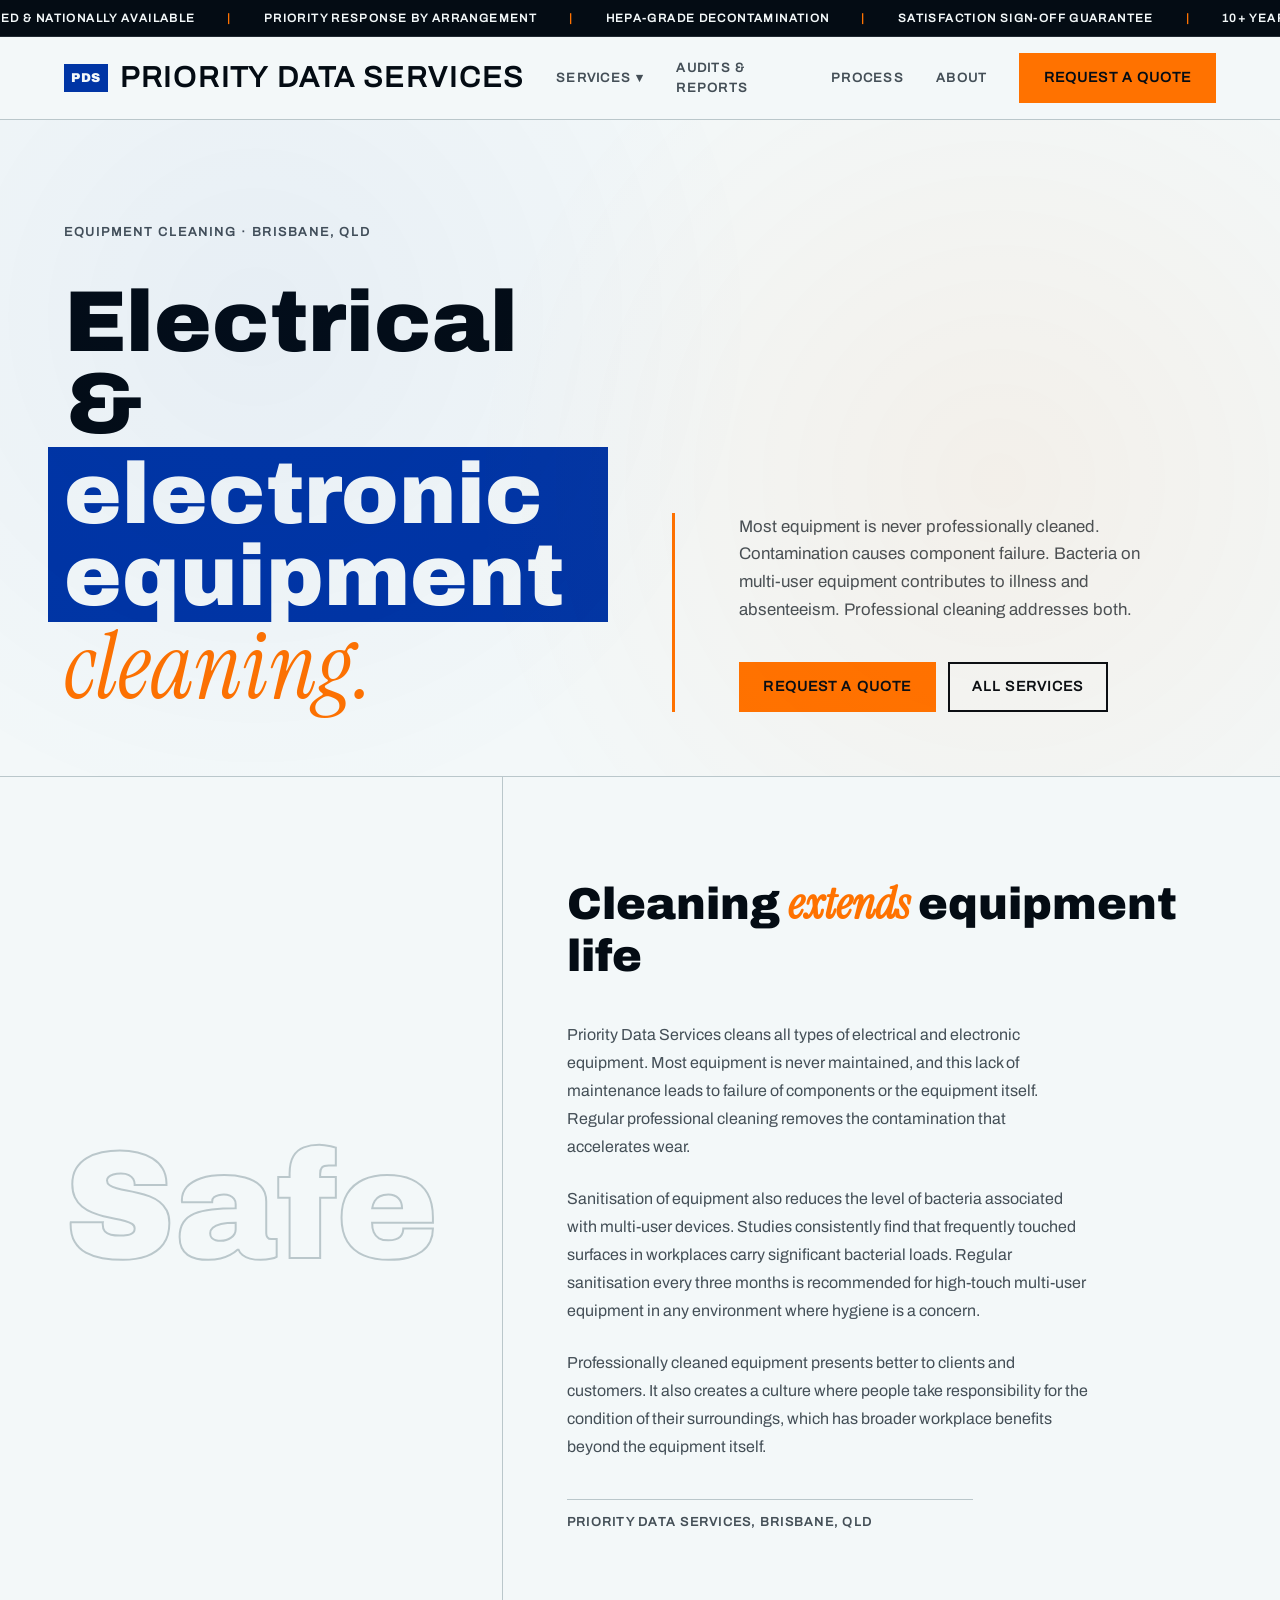
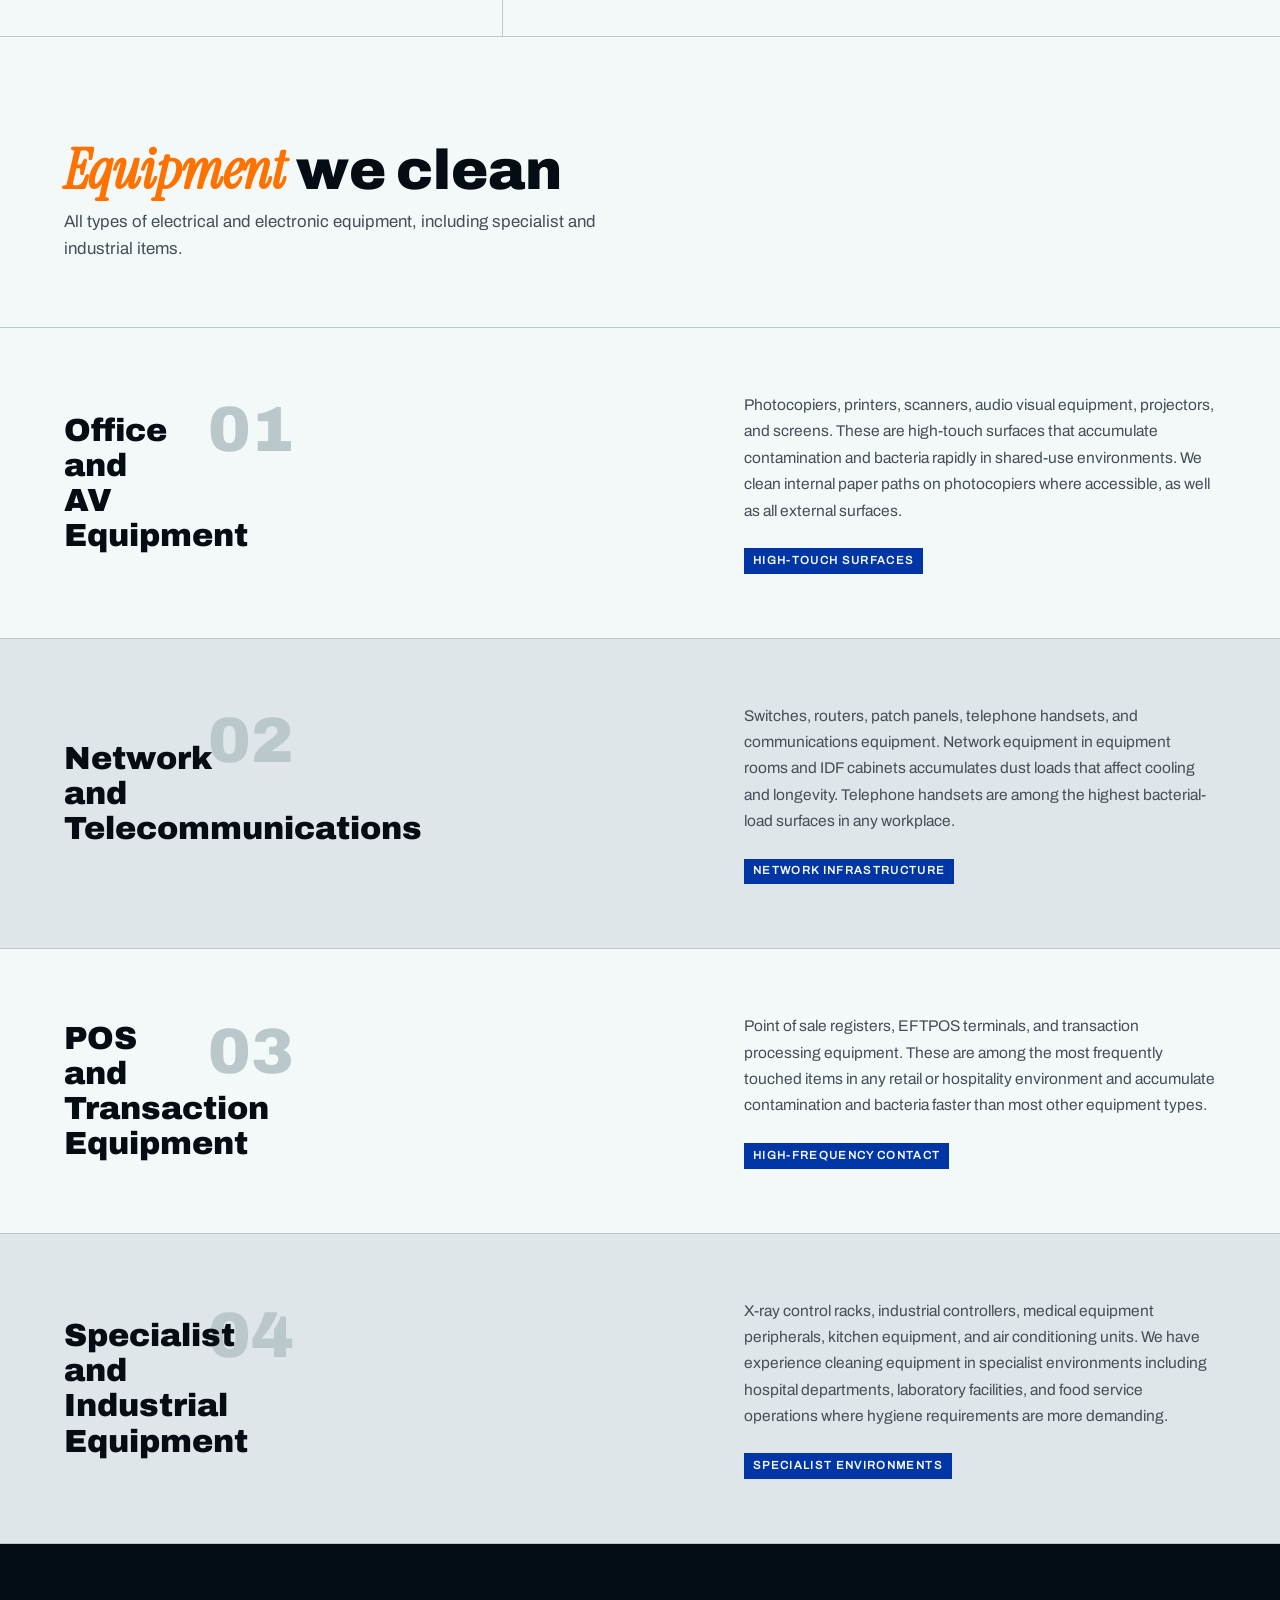
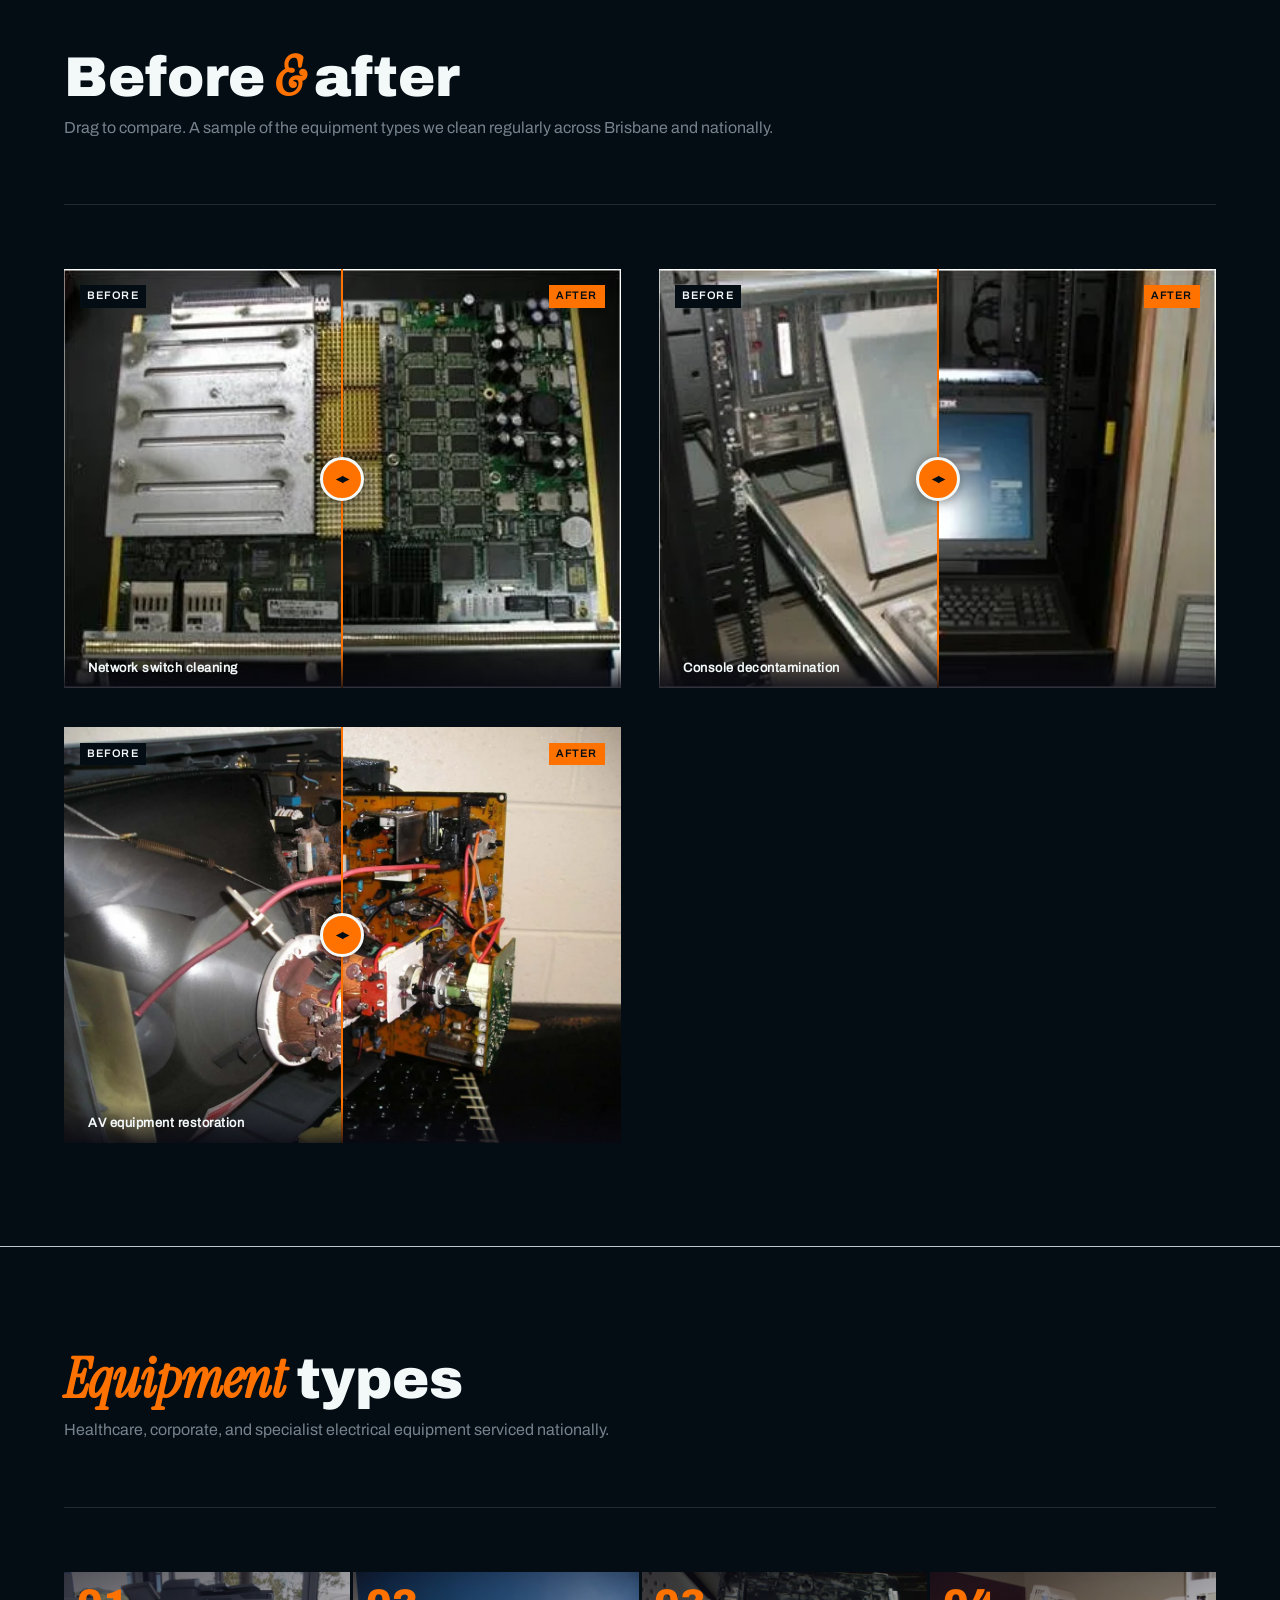
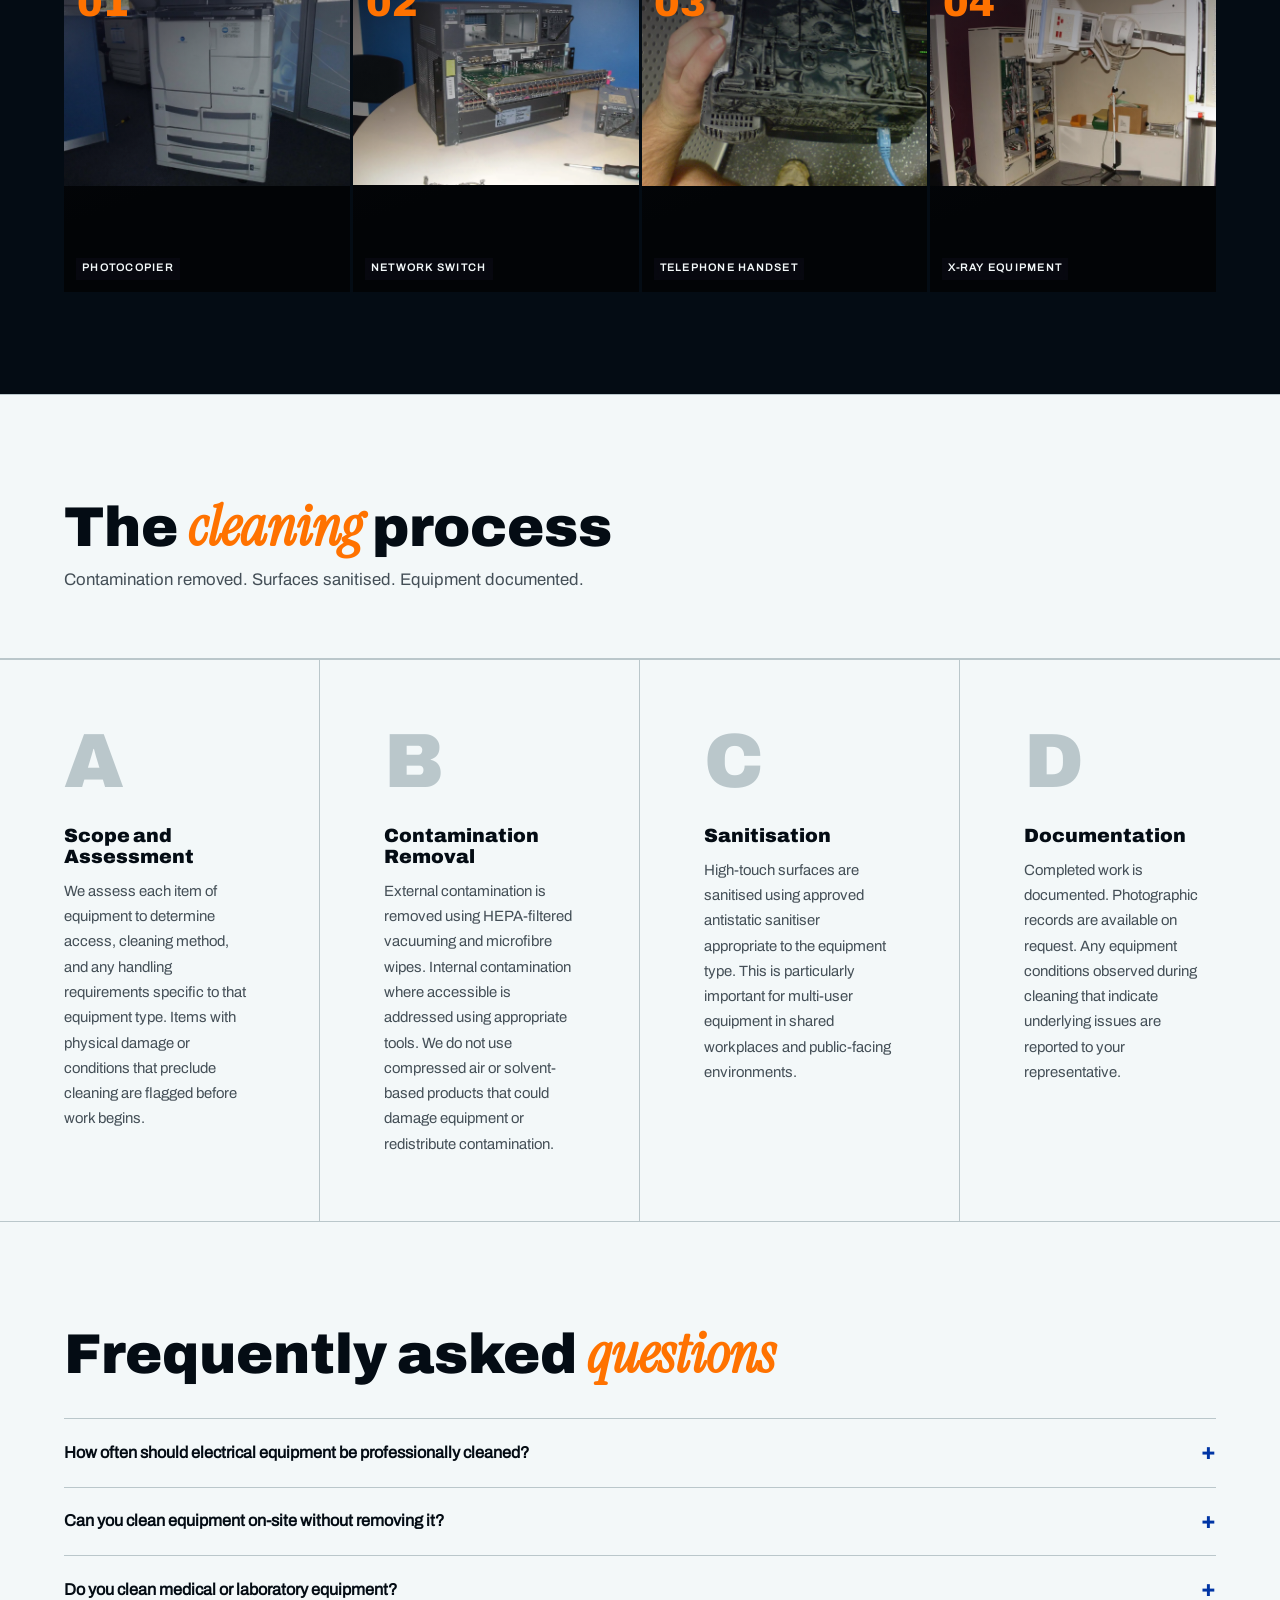
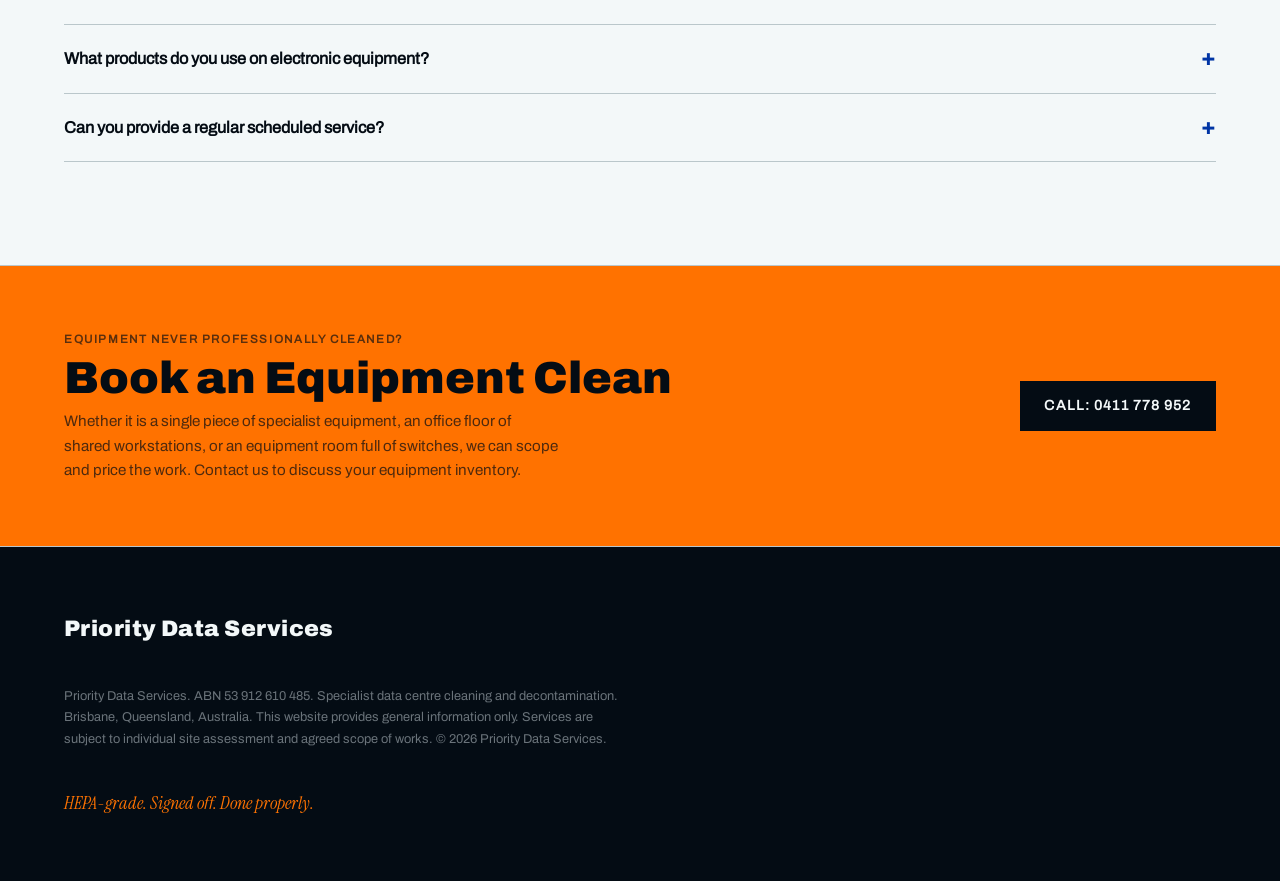
<file: electrical-electronic-equipment-cleaning.html>
<!DOCTYPE html>
<html lang="en-AU">
<head>
<meta charset="UTF-8">
<meta name="viewport" content="width=device-width, initial-scale=1.0">
<title>Electrical & Electronic Equipment Cleaning | Priority Data Services</title>
<meta name="description" content="Professional cleaning of all electrical and electronic equipment. Photocopiers, switches, AV, POS, X-ray, kitchen.">
<link rel="canonical" href="https://www.prioritydataservices.com.au/electrical-electronic-equipment-cleaning.html">
<meta property="og:title" content="Electrical &amp; Electronic Equipment Cleaning | Priority Data Services">
<meta property="og:description" content="Professional cleaning and sanitisation of electrical and electronic equipment of all types. Contamination leads to failure. Bacteria leads to illness. Priority Data Services, Brisbane.">
<meta property="og:type" content="website">
<meta property="og:url" content="https://www.prioritydataservices.com.au/electrical-electronic-equipment-cleaning.html">
<meta name="twitter:card" content="summary_large_image">
<meta property="og:image" content="https://www.prioritydataservices.com.au/images/priority-data-services-og-share.webp">
<meta property="og:image:width" content="1200">
<meta property="og:image:height" content="630">
<meta name="twitter:title" content="Electrical &amp; Electronic Equipment Cleaning | Priority Data Services">
<meta name="twitter:description" content="All types of electrical and electronic equipment cleaned professionally. Contamination and bacteria removed. Brisbane-based nationally available.">
<link rel="stylesheet" href="style.css">
<script type="application/ld+json">
{
  "@context": "https://schema.org",
  "@type": "Service",
  "name": "Electrical and Electronic Equipment Cleaning",
  "description": "Professional cleaning and sanitisation of all types of electrical and electronic equipment including photocopiers, switches, audio visual, POS, X-ray, kitchen equipment, and specialist industrial equipment.",
  "provider": {
    "@type": "LocalBusiness",
    "name": "Priority Data Services",
    "telephone": "+61411778952",
    "address": {
      "@type": "PostalAddress",
      "addressLocality": "Brisbane",
      "addressRegion": "QLD",
      "addressCountry": "AU"
    }
  },
  "areaServed": "Australia"
}
</script>
<script type="application/ld+json">
{
  "@context": "https://schema.org",
  "@type": "FAQPage",
  "mainEntity": [
    {
      "@type": "Question",
      "name": "How often should electrical equipment be professionally cleaned?",
      "acceptedAnswer": {
        "@type": "Answer",
        "text": "For most shared-use office and IT equipment, every six to twelve months is appropriate. High-touch surfaces in environments with hygiene requirements, such as medical facilities, food service, or high-traffic public spaces, benefit from quarterly sanitisation. Equipment in environments with higher contamination loads requires more frequent attention."
      }
    },
    {
      "@type": "Question",
      "name": "Can you clean equipment on-site without removing it?",
      "acceptedAnswer": {
        "@type": "Answer",
        "text": "Yes. We work on-site for most equipment types. Items that require more thorough internal access may need to be powered down and isolated, but external cleaning and sanitisation is typically done in place without disrupting operations."
      }
    },
    {
      "@type": "Question",
      "name": "Do you clean medical or laboratory equipment?",
      "acceptedAnswer": {
        "@type": "Answer",
        "text": "Yes. We have experience cleaning in hospital departments, pathology laboratories, radiology suites, and other specialist medical environments. We work within the infection control protocols of those facilities and can provide documentation of the cleaning process for compliance purposes."
      }
    },
    {
      "@type": "Question",
      "name": "What products do you use on electronic equipment?",
      "acceptedAnswer": {
        "@type": "Answer",
        "text": "We use antistatic cleaning solutions appropriate to electronic equipment surfaces. We do not use general-purpose cleaning products, solvents, or anything that could damage equipment finishes or internal components. Products are selected based on the equipment type and manufacturer guidance where available."
      }
    },
    {
      "@type": "Question",
      "name": "Can you provide a regular scheduled service?",
      "acceptedAnswer": {
        "@type": "Answer",
        "text": "Yes. Scheduled maintenance agreements are available for organisations that want regular cleaning visits without the overhead of organising each visit separately. Contact us to discuss your equipment inventory and preferred schedule."
      }
    }
  ]
}
</script>
<!-- Cloudflare Web Analytics -->
<script defer src='https://static.cloudflareinsights.com/beacon.min.js' data-cf-beacon='{"token": "REPLACE_WITH_TOKEN"}'></script>
<!-- End Cloudflare Web Analytics -->
<link rel="icon" type="image/x-icon" href="favicon.ico">
<link rel="icon" type="image/png" href="favicon.png">
<link rel="apple-touch-icon" href="apple-touch-icon.png">
</head>
<body>

<div class="ticker" aria-hidden="true">
  <div class="ticker__track">
    <span>Brisbane based &amp; nationally available</span><span aria-hidden="true">|</span>
    <span>Priority response by arrangement</span><span aria-hidden="true">|</span>
    <span>HEPA-grade decontamination</span><span aria-hidden="true">|</span>
    <span>Satisfaction sign-off guarantee</span><span aria-hidden="true">|</span>
    <span>10+ years industry experience</span><span aria-hidden="true">|</span>
    <span>Zinc whisker remediation specialists</span><span aria-hidden="true">|</span>
  </div>
</div>

<header class="masthead">
  <a class="masthead__brand" href="index.html">
    <span class="masthead__mark">PDS</span>
    <span class="masthead__name">Priority&nbsp;Data&nbsp;Services</span>
  </a>
  <nav class="masthead__nav" aria-label="Primary">
    <div class="nav-item nav-item--dropdown">
      <button class="nav-dropdown__trigger" aria-expanded="false" aria-haspopup="true">
        Services <span class="nav-dropdown__arrow" aria-hidden="true">▾</span>
      </button>
      <ul class="nav-dropdown__menu" role="menu">
        <li><a href="data-centre-decontamination.html">Data Centre Decontamination</a></li>
        <li><a href="zinc-whisker-remediation.html">Zinc Whisker Remediation</a></li>
        <li><a href="post-construction-decontamination.html">Post-Construction Decontamination</a></li>
        <li><a href="ceiling-void-cleaning.html">Ceiling Void Cleaning</a></li>
        <li><a href="technical-restoration.html">Technical Restoration</a></li>
        <li><a href="internal-equipment-decontamination.html">Internal Equipment Decontamination</a></li>
        <li><a href="electrical-electronic-equipment-cleaning.html">Electrical &amp; Electronic Cleaning</a></li>
        <li><a href="office-equipment-cleaning.html">Office Equipment Cleaning</a></li>
        <li><a href="commercial-kitchen-remediation.html">Commercial Kitchen Remediation</a></li>
        <li><a href="equipment-and-products.html">Equipment &amp; Products</a></li>
      </ul>
    </div>
    <a href="audits-reports.html">Audits &amp; Reports</a>
    <a href="index.html#process">Process</a>
    <a href="index.html#about">About</a>
  </nav>
  <button class="hamburger" aria-label="Open menu" aria-expanded="false" aria-controls="mobile-nav">
    <span></span><span></span><span></span>
  </button>
  <a class="btn btn--alert masthead__cta" href="index.html#contact">Request a quote</a>
</header>

<!-- Mobile nav drawer -->
<div class="mobile-nav" id="mobile-nav" aria-hidden="true">
  <button class="mobile-nav__close" aria-label="Close menu">&#215;</button>
  <nav aria-label="Mobile navigation">
    <p class="mobile-nav__heading">Services</p>
    <a href="data-centre-decontamination.html">Data Centre Decontamination</a>
    <a href="zinc-whisker-remediation.html">Zinc Whisker Remediation</a>
    <a href="post-construction-decontamination.html">Post-Construction Decontamination</a>
    <a href="ceiling-void-cleaning.html">Ceiling Void Cleaning</a>
    <a href="technical-restoration.html">Technical Restoration</a>
    <a href="internal-equipment-decontamination.html">Internal Equipment Decontamination</a>
    <a href="electrical-electronic-equipment-cleaning.html">Electrical &amp; Electronic Cleaning</a>
    <a href="office-equipment-cleaning.html">Office Equipment Cleaning</a>
    <a href="commercial-kitchen-remediation.html">Commercial Kitchen Remediation</a>
    <p class="mobile-nav__heading">More</p>
    <a href="audits-reports.html">Audits &amp; Reports</a>
    <a href="equipment-and-products.html">Equipment &amp; Products</a>
    <a href="index.html#process">Process</a>
    <a href="index.html#about">About</a>
    <a href="index.html#contact" class="mobile-nav__cta">Request a quote</a>
  </nav>
</div>





<main id="top">

  <section class="hero hero--page">
    <p class="hero__kicker reveal-load" style="--i:0">Equipment Cleaning &middot; Brisbane, QLD</p>
    <h1 class="hero__title">
      <span class="hero__line reveal-load" style="--i:1">Electrical &amp;</span>
      <span class="hero__line hero__line--accent reveal-load" style="--i:2">electronic equipment</span>
      <span class="hero__line hero__line--serif reveal-load" style="--i:3">cleaning.</span>
    </h1>
    <div class="hero__aside reveal-load" style="--i:4">
      <p>Most equipment is never professionally cleaned. Contamination causes component failure. Bacteria on multi-user equipment contributes to illness and absenteeism. Professional cleaning addresses both.</p>
      <div class="hero__actions">
        <a class="btn btn--alert" href="index.html#contact">Request a quote</a>
        <a class="btn btn--ghost" href="index.html#services">All services</a>
      </div>
    </div>
  </section>

  <section class="about" id="about">
    <div class="about__giant reveal" aria-hidden="true">Safe</div>
    <div class="about__copy reveal">
      <h2>Cleaning <em>extends</em> equipment life</h2>
      <p>Priority Data Services cleans all types of electrical and electronic equipment. Most equipment is never maintained, and this lack of maintenance leads to failure of components or the equipment itself. Regular professional cleaning removes the contamination that accelerates wear.</p>
      <p>Sanitisation of equipment also reduces the level of bacteria associated with multi-user devices. Studies consistently find that frequently touched surfaces in workplaces carry significant bacterial loads. Regular sanitisation every three months is recommended for high-touch multi-user equipment in any environment where hygiene is a concern.</p>
      <p>Professionally cleaned equipment presents better to clients and customers. It also creates a culture where people take responsibility for the condition of their surroundings, which has broader workplace benefits beyond the equipment itself.</p>
      <p class="about__sign">Priority Data Services, Brisbane, QLD</p>
    </div>
  </section>

  <section class="services" id="scope">
    <header class="section-head reveal">
      <h2><em>Equipment</em> we clean</h2>
      <p>All types of electrical and electronic equipment, including specialist and industrial items.</p>
    </header>

    <article class="service reveal">
      <span class="service__no">01</span>
      <h3 class="service__title">Office and<br>AV Equipment</h3>
      <p class="service__body">Photocopiers, printers, scanners, audio visual equipment, projectors, and screens. These are high-touch surfaces that accumulate contamination and bacteria rapidly in shared-use environments. We clean internal paper paths on photocopiers where accessible, as well as all external surfaces.</p>
      <span class="service__tag">High-touch surfaces</span>
    </article>

    <article class="service service--flip reveal">
      <span class="service__no">02</span>
      <h3 class="service__title">Network and<br>Telecommunications</h3>
      <p class="service__body">Switches, routers, patch panels, telephone handsets, and communications equipment. Network equipment in <a href="data-centre-decontamination.html">equipment rooms</a> and IDF cabinets accumulates dust loads that affect cooling and longevity. Telephone handsets are among the highest bacterial-load surfaces in any workplace.</p>
      <span class="service__tag">Network infrastructure</span>
    </article>

    <article class="service reveal">
      <span class="service__no">03</span>
      <h3 class="service__title">POS and<br>Transaction Equipment</h3>
      <p class="service__body">Point of sale registers, EFTPOS terminals, and transaction processing equipment. These are among the most frequently touched items in any retail or hospitality environment and accumulate contamination and bacteria faster than most other equipment types.</p>
      <span class="service__tag">High-frequency contact</span>
    </article>

    <article class="service service--flip reveal">
      <span class="service__no">04</span>
      <h3 class="service__title">Specialist and<br>Industrial Equipment</h3>
      <p class="service__body">X-ray control racks, industrial controllers, medical equipment peripherals, kitchen equipment, and air conditioning units. We have experience cleaning equipment in specialist environments including hospital departments, laboratory facilities, and food service operations where hygiene requirements are more demanding.</p>
      <span class="service__tag">Specialist environments</span>
    </article>
  </section>

  <section class="compare-set reveal" aria-label="Before and after electrical equipment cleaning">
    <div class="compare-set__head">
      <h2>Before <em>&amp;</em> after</h2>
      <p>Drag to compare. A sample of the equipment types we clean regularly across Brisbane and nationally.</p>
    </div>
    <div class="compare-grid">
      <div class="compare" data-compare>
        <img class="compare__img compare__img--after" src="images/priority-data-services-dusty-switch-after.webp" alt="Network switch after professional cleaning and decontamination" width="800" height="600" loading="lazy">
        <img class="compare__img compare__img--before" src="images/priority-data-services-dusty-switch-before.webp" alt="Network switch before professional decontamination, heavy dust accumulation visible" width="800" height="600" loading="lazy">
        <span class="compare__label compare__label--before">Before</span>
        <span class="compare__label compare__label--after">After</span>
        <div class="compare__handle" aria-hidden="true">
          <div class="compare__line"></div>
          <div class="compare__grip"></div>
        </div>
        <p class="compare__caption">Network switch cleaning</p>
      </div>
      <div class="compare" data-compare>
        <img class="compare__img compare__img--after" src="images/priority-data-services-dusty-console-after.webp" alt="Console equipment after professional decontamination" width="800" height="600" loading="lazy">
        <img class="compare__img compare__img--before" src="images/priority-data-services-dusty-console-before.webp" alt="Console equipment contaminated with dust before cleaning" width="800" height="600" loading="lazy">
        <span class="compare__label compare__label--before">Before</span>
        <span class="compare__label compare__label--after">After</span>
        <div class="compare__handle" aria-hidden="true">
          <div class="compare__line"></div>
          <div class="compare__grip"></div>
        </div>
        <p class="compare__caption">Console decontamination</p>
      </div>
      <div class="compare" data-compare>
        <img class="compare__img compare__img--after" src="images/priority-data-services-tv-after-cleaning.webp" alt="AV display unit after professional cleaning and restoration" width="800" height="600" loading="lazy">
        <img class="compare__img compare__img--before" src="images/priority-data-services-tv-before-cleaning.webp" alt="AV display unit before professional cleaning, contamination visible" width="800" height="600" loading="lazy">
        <span class="compare__label compare__label--before">Before</span>
        <span class="compare__label compare__label--after">After</span>
        <div class="compare__handle" aria-hidden="true">
          <div class="compare__line"></div>
          <div class="compare__grip"></div>
        </div>
        <p class="compare__caption">AV equipment restoration</p>
      </div>
    </div>
  </section>

  <section class="evidence reveal" aria-label="Equipment types cleaned">
    <div class="evidence__head">
      <h2><em>Equipment</em> types</h2>
      <p>Healthcare, corporate, and specialist electrical equipment serviced nationally.</p>
    </div>
    <div class="evidence__grid">
      <div class="evidence__item">
        <img src="images/priority-data-services-photocopier-cleaning.webp" alt="Commercial photocopier professionally cleaned and sanitised" loading="lazy">
        <div class="evidence__overlay"></div>
        <span class="evidence__no">01</span>
        <span class="evidence__tag">Photocopier</span>
      </div>
      <div class="evidence__item">
        <img src="images/priority-data-services-network-switch-cleaning.webp" alt="Network switch professionally cleaned and decontaminated" loading="lazy">
        <div class="evidence__overlay"></div>
        <span class="evidence__no">02</span>
        <span class="evidence__tag">Network switch</span>
      </div>
      <div class="evidence__item">
        <img src="images/priority-data-services-telephone-cleaning.webp" alt="Office telephone handset cleaned and sanitised" loading="lazy">
        <div class="evidence__overlay"></div>
        <span class="evidence__no">03</span>
        <span class="evidence__tag">Telephone handset</span>
      </div>
      <div class="evidence__item">
        <img src="images/priority-data-services-xray-equipment-cleaning.webp" alt="X-ray control rack and specialist equipment professionally cleaned" loading="lazy">
        <div class="evidence__overlay"></div>
        <span class="evidence__no">04</span>
        <span class="evidence__tag">X-ray equipment</span>
      </div>
    </div>
  </section>

  <section class="process" id="process">
    <header class="section-head reveal">
      <h2>The <em>cleaning</em> process</h2>
      <p>Contamination removed. Surfaces sanitised. Equipment documented.</p>
    </header>
    <ol class="process__list">
      <li class="process__step reveal">
        <span class="process__no">A</span>
        <h3>Scope and Assessment</h3>
        <p>We assess each item of equipment to determine access, cleaning method, and any handling requirements specific to that equipment type. Items with physical damage or conditions that preclude cleaning are flagged before work begins.</p>
      </li>
      <li class="process__step reveal">
        <span class="process__no">B</span>
        <h3>Contamination Removal</h3>
        <p>External contamination is removed using HEPA-filtered vacuuming and microfibre wipes. Internal contamination where accessible is addressed using appropriate tools. We do not use compressed air or solvent-based products that could damage equipment or redistribute contamination.</p>
      </li>
      <li class="process__step reveal">
        <span class="process__no">C</span>
        <h3>Sanitisation</h3>
        <p>High-touch surfaces are sanitised using approved antistatic sanitiser appropriate to the equipment type. This is particularly important for multi-user equipment in shared workplaces and public-facing environments.</p>
      </li>
      <li class="process__step reveal">
        <span class="process__no">D</span>
        <h3>Documentation</h3>
        <p>Completed work is documented. Photographic records are available on request. Any equipment conditions observed during cleaning that indicate underlying issues are reported to your representative.</p>
      </li>
    </ol>
  </section>

  <section class="faq" id="faq">
    <header class="section-head reveal">
      <h2>Frequently asked <em>questions</em></h2>
    </header>
    <div class="faq__list">
      <details class="faq__item reveal">
        <summary class="faq__q">How often should electrical equipment be professionally cleaned?</summary>
        <p class="faq__a">For most shared-use office and IT equipment, every six to twelve months is appropriate. High-touch surfaces in environments with hygiene requirements, such as medical facilities, food service, or high-traffic public spaces, benefit from quarterly sanitisation. Equipment in environments with higher contamination loads requires more frequent attention.</p>
      </details>
      <details class="faq__item reveal">
        <summary class="faq__q">Can you clean equipment on-site without removing it?</summary>
        <p class="faq__a">Yes. We work on-site for most equipment types. Items that require more thorough internal access may need to be powered down and isolated, but external cleaning and sanitisation is typically done in place without disrupting operations.</p>
      </details>
      <details class="faq__item reveal">
        <summary class="faq__q">Do you clean medical or laboratory equipment?</summary>
        <p class="faq__a">Yes. We have experience cleaning in hospital departments, pathology laboratories, radiology suites, and other specialist medical environments. We work within the infection control protocols of those facilities and can provide documentation of the cleaning process for compliance purposes.</p>
      </details>
      <details class="faq__item reveal">
        <summary class="faq__q">What products do you use on electronic equipment?</summary>
        <p class="faq__a">We use antistatic cleaning solutions appropriate to electronic equipment surfaces. We do not use general-purpose cleaning products, solvents, or anything that could damage equipment finishes or internal components. Products are selected based on the equipment type and manufacturer guidance where available.</p>
      </details>
      <details class="faq__item reveal">
        <summary class="faq__q">Can you provide a regular scheduled service?</summary>
        <p class="faq__a">Yes. Scheduled maintenance agreements are available for organisations that want regular cleaning visits without the overhead of organising each visit separately. Contact us to discuss your equipment inventory and preferred schedule.</p>
      </details>
    </div>
  </section>

  <section class="emergency" aria-label="Request electrical equipment cleaning">
    <div class="emergency__inner reveal">
      <div class="emergency__copy">
        <p class="emergency__eyebrow">Equipment never professionally cleaned?</p>
        <h2 class="emergency__title">Book an Equipment Clean</h2>
        <p class="emergency__sub">Whether it is a single piece of specialist equipment, an office floor of shared workstations, or an equipment room full of switches, we can scope and price the work. Contact us to discuss your equipment inventory.</p>
      </div>
      <a class="btn btn--ink emergency__cta" href="tel:+61411778952">Call: 0411 778 952</a>
    </div>
  </section>

</main>

<footer class="footer">
  <p class="footer__brand">Priority&nbsp;Data&nbsp;Services</p>
  <p class="footer__legal">Priority Data Services. ABN 53 912 610 485. Specialist data centre cleaning and decontamination. Brisbane, Queensland, Australia. This website provides general information only. Services are subject to individual site assessment and agreed scope of works. &copy; 2026 Priority Data Services.</p>
  <p class="footer__meta"><em>HEPA-grade. Signed off. Done properly.</em></p>
</footer>

<script src="app.js"></script>
</body>
</html>
</file>
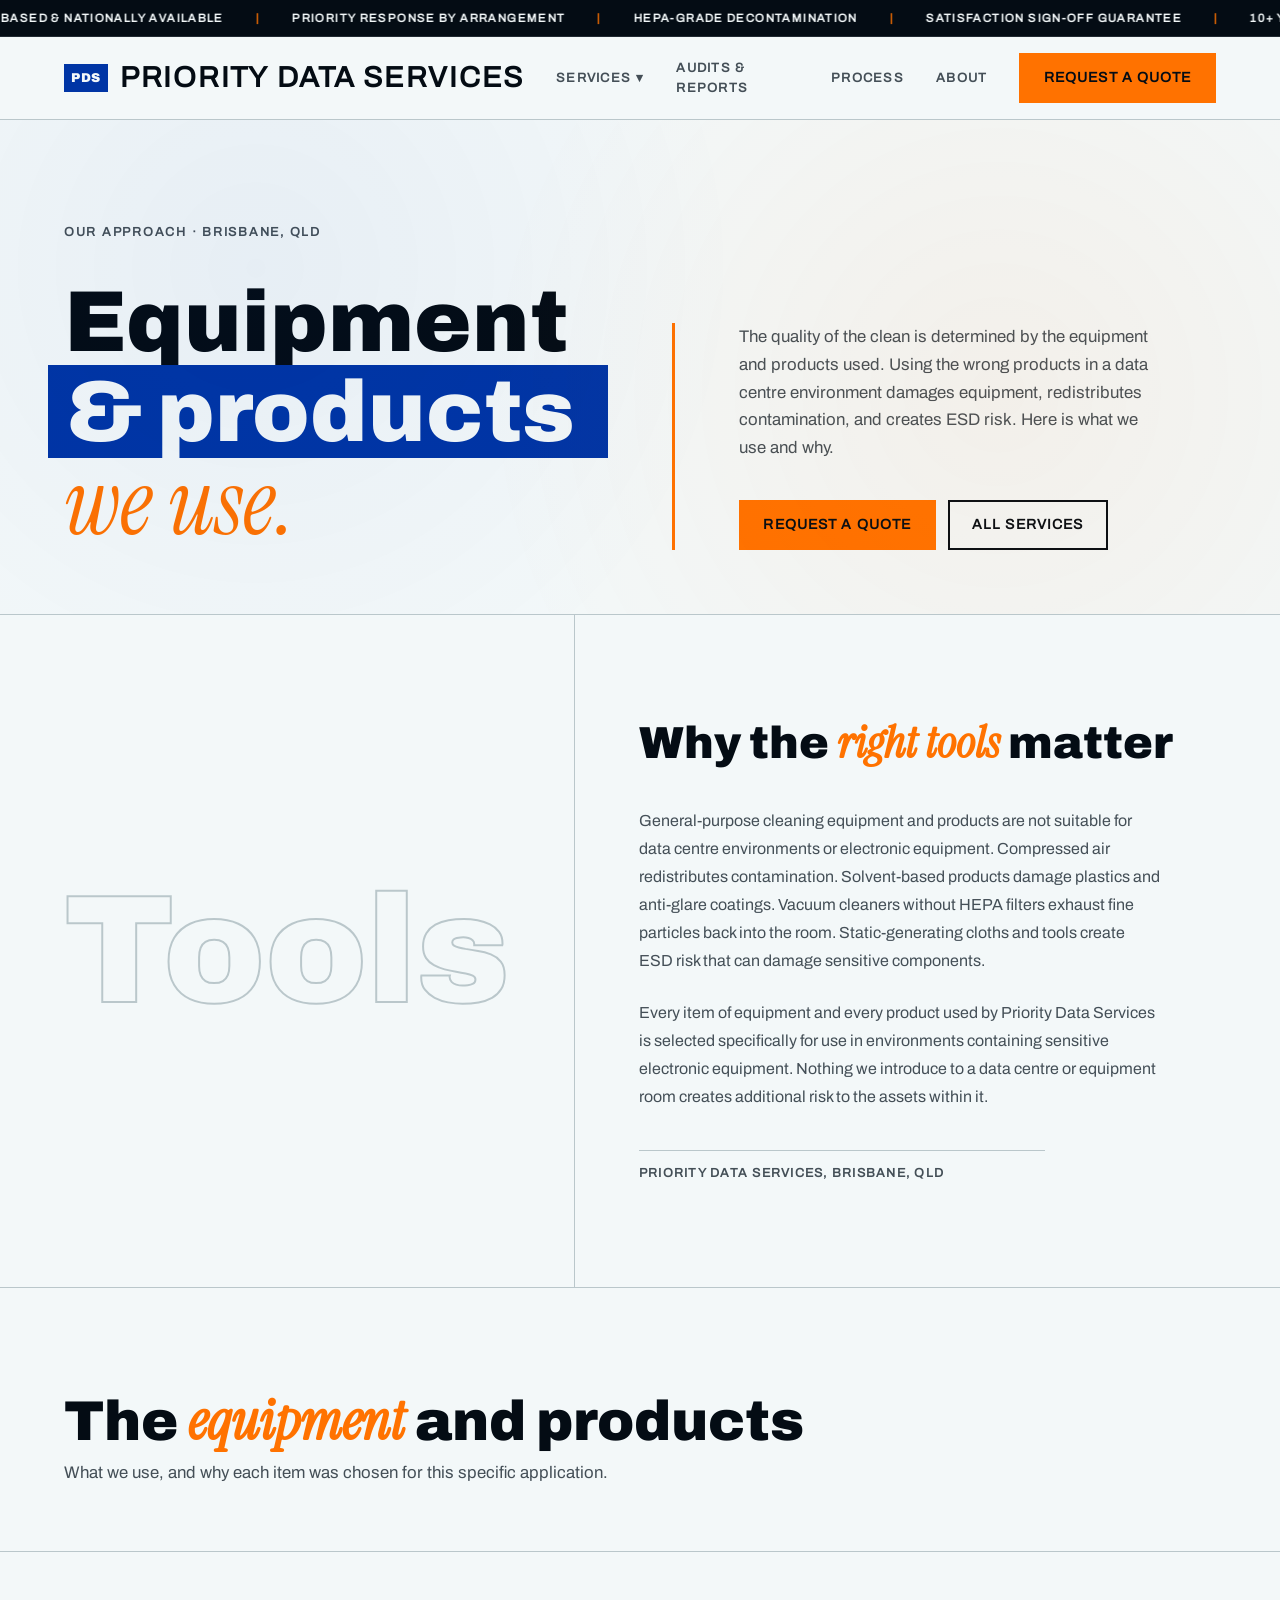
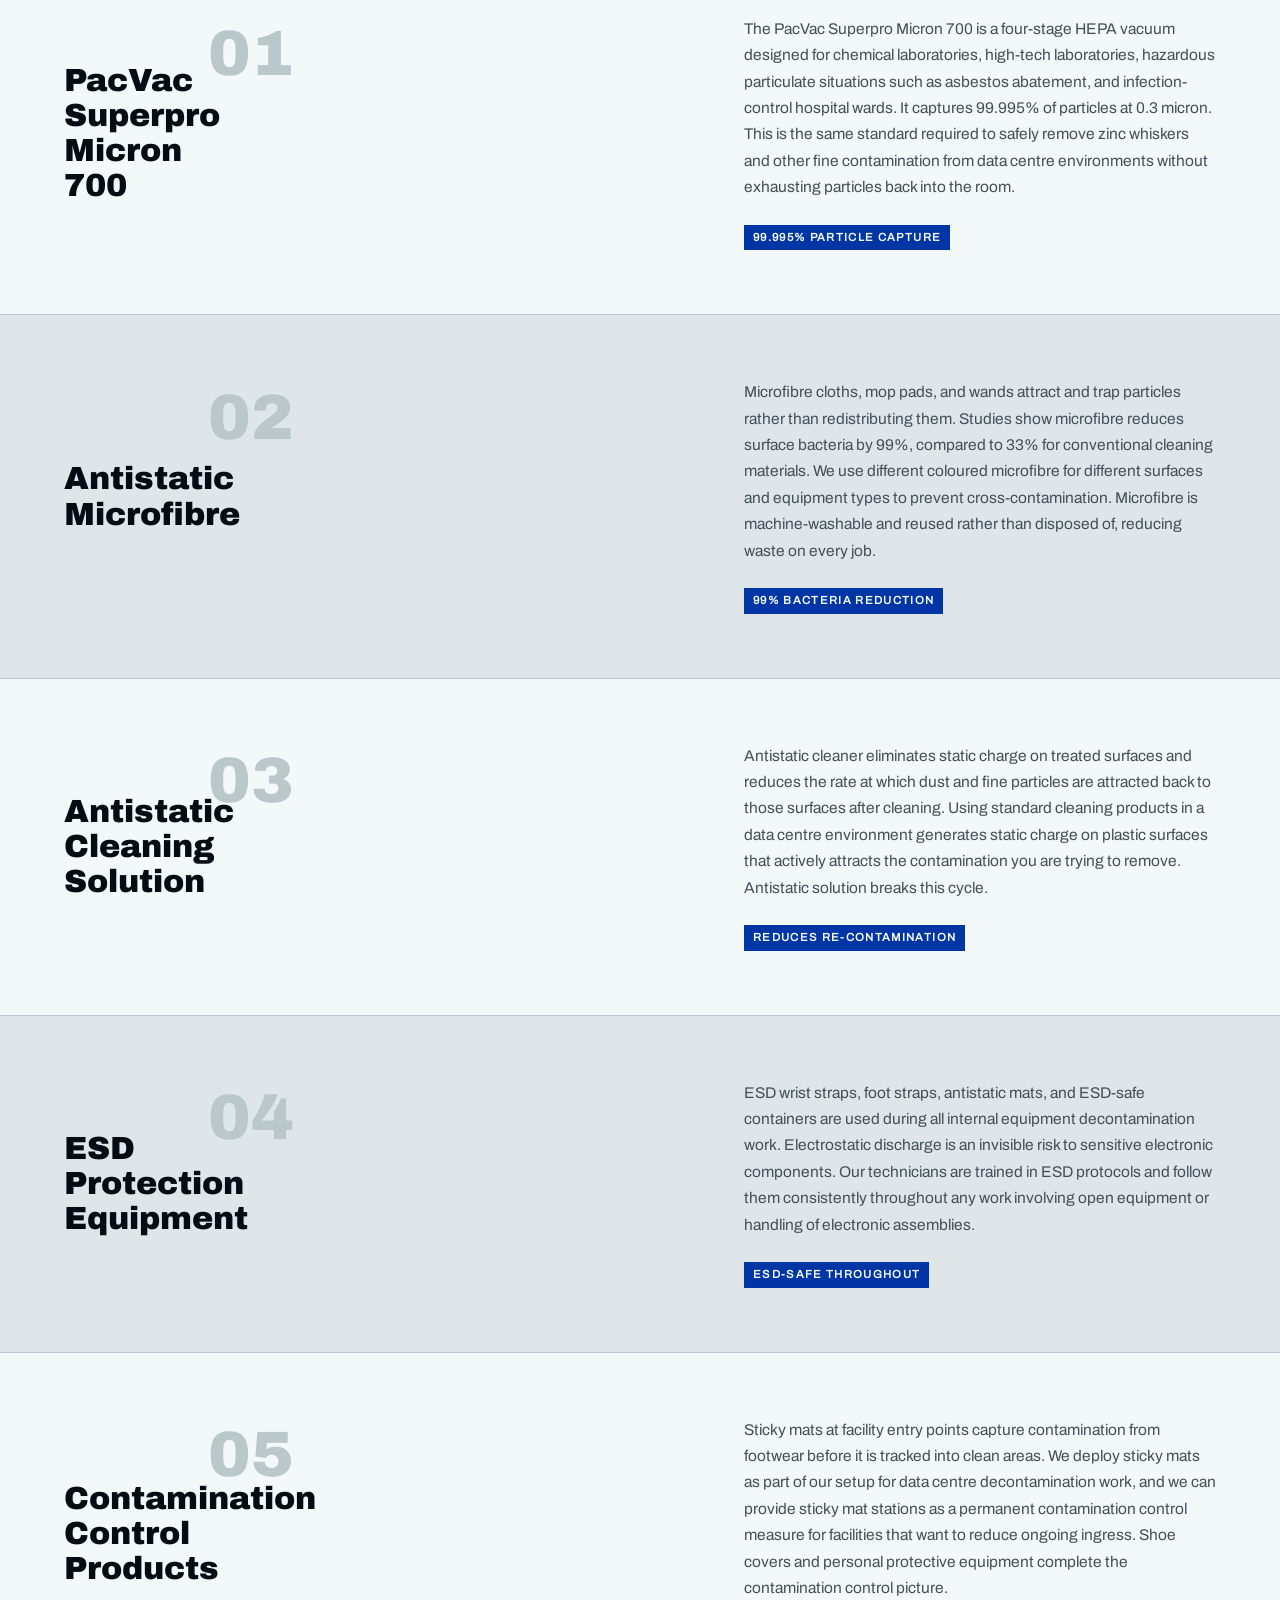
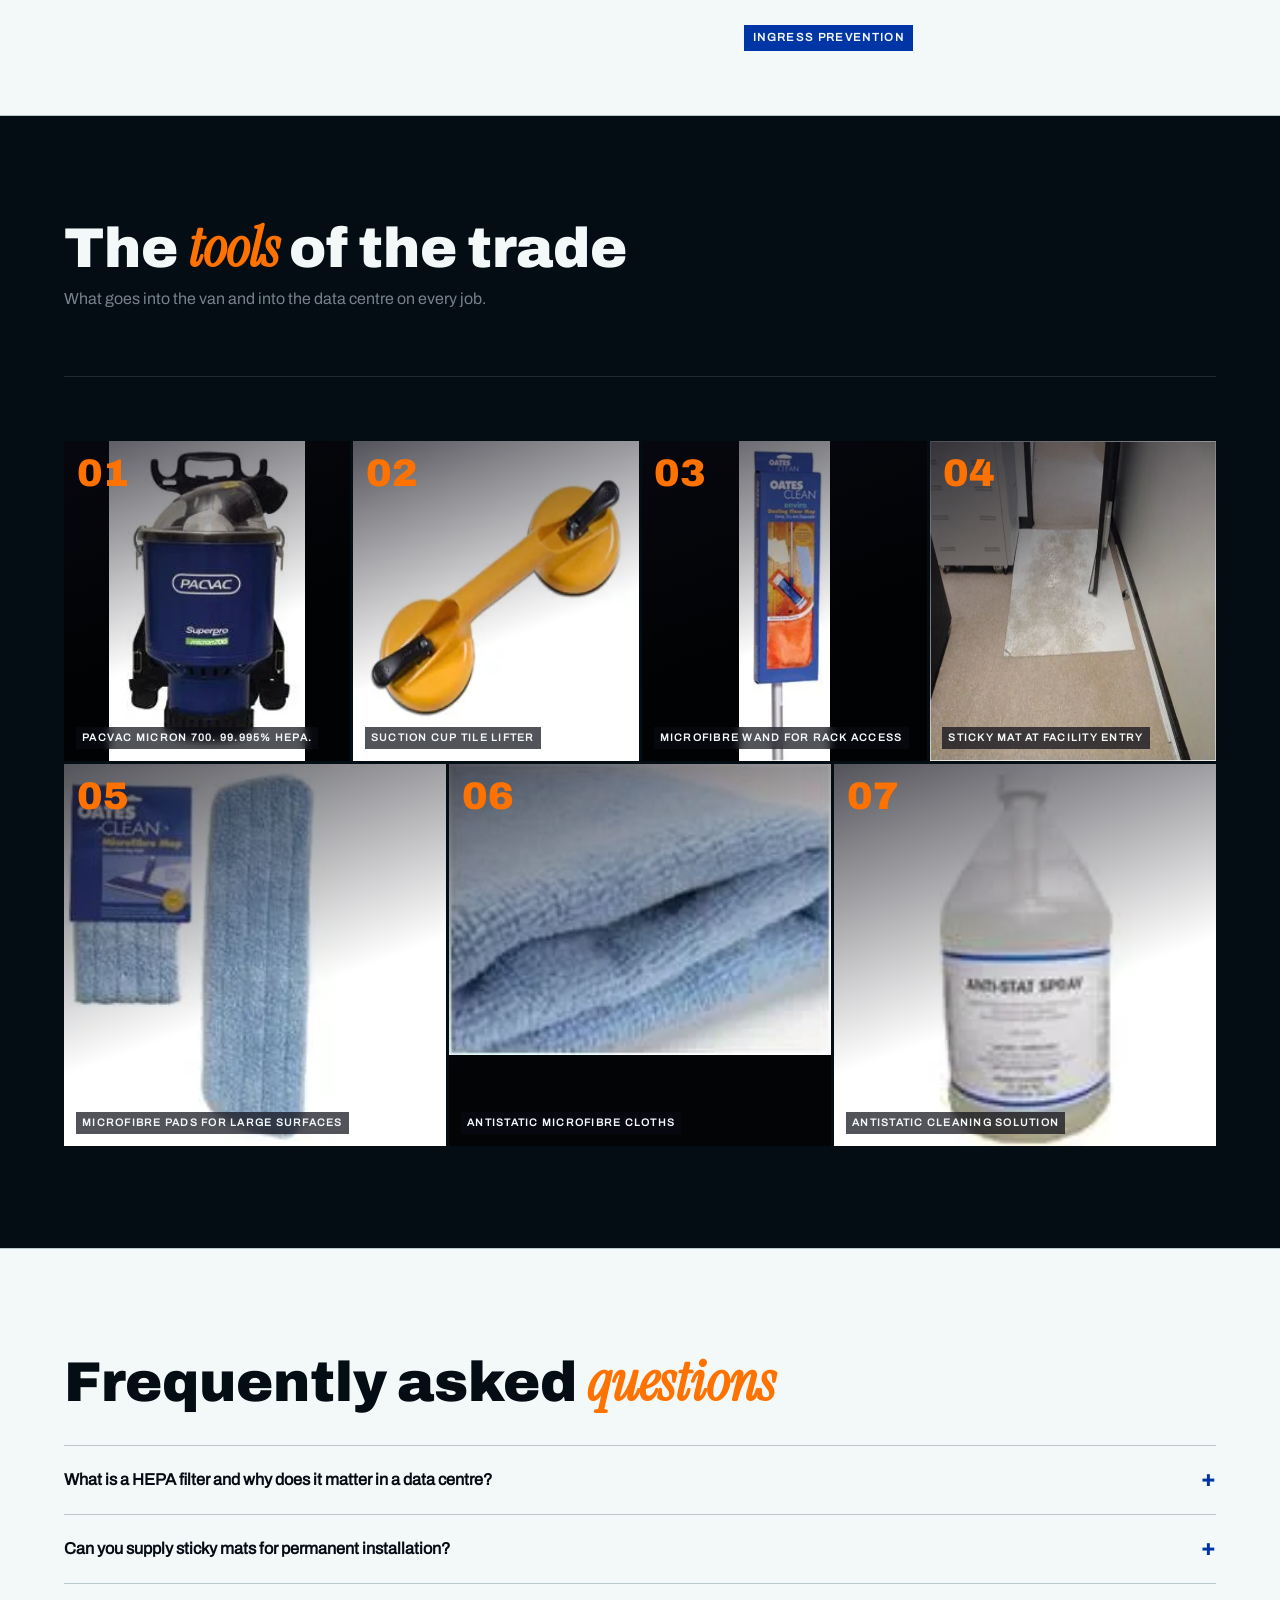
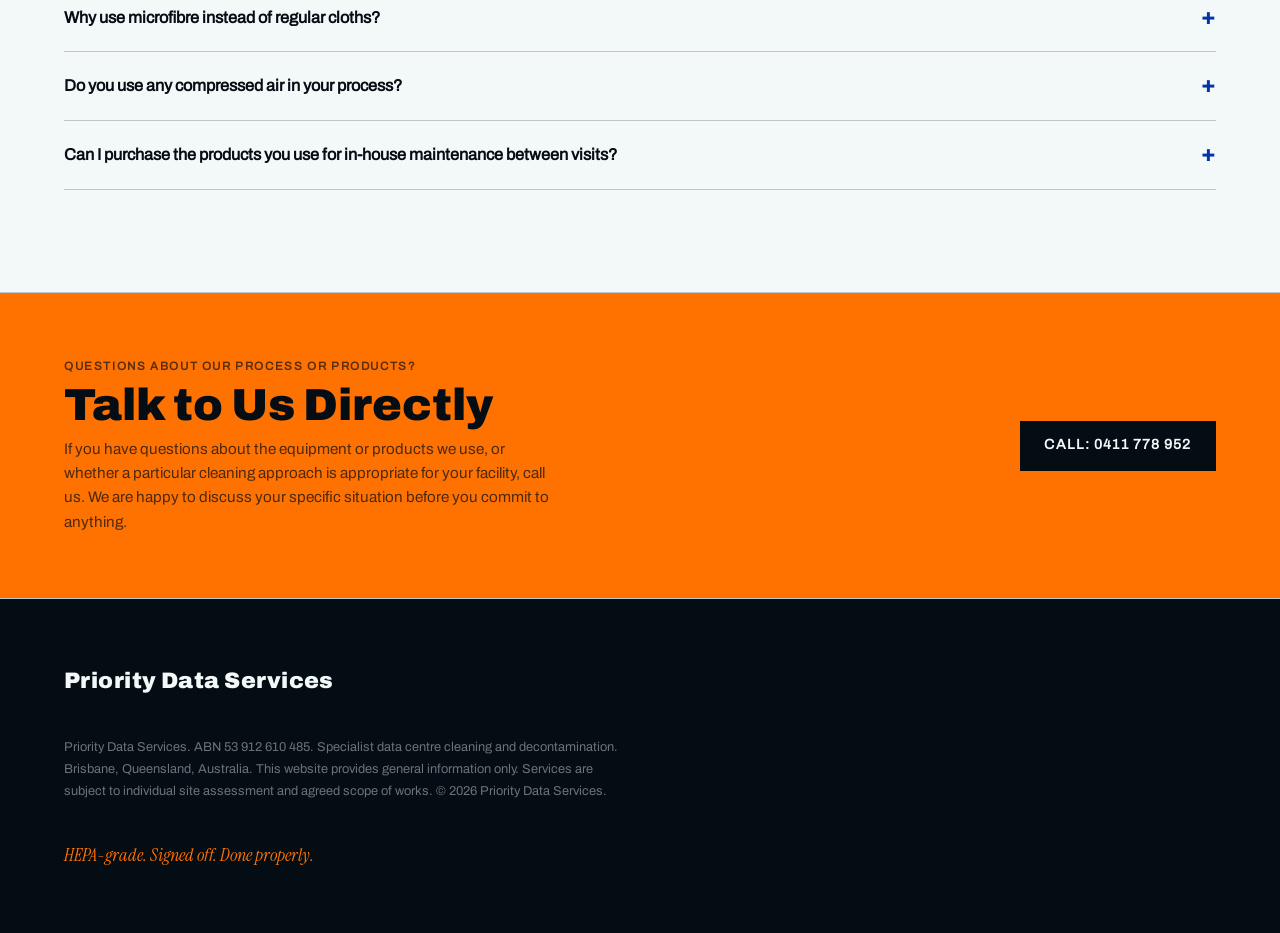
<file: equipment-and-products.html>
<!DOCTYPE html>
<html lang="en-AU">
<head>
<meta charset="UTF-8">
<meta name="viewport" content="width=device-width, initial-scale=1.0">
<title>Equipment & Products Used | Priority Data Services</title>
<meta name="description" content="Specialist cleaning equipment and products used by Priority Data Services. HEPA-grade, antistatic, contamination control.">
<link rel="canonical" href="https://www.prioritydataservices.com.au/equipment-and-products.html">
<meta property="og:title" content="Equipment &amp; Products Used | Priority Data Services">
<meta property="og:description" content="HEPA-grade vacuums, antistatic microfibre, ESD protection, and specialist cleaning products. What Priority Data Services use and why it matters.">
<meta property="og:type" content="website">
<meta property="og:url" content="https://www.prioritydataservices.com.au/equipment-and-products.html">
<meta name="twitter:card" content="summary_large_image">
<meta property="og:image" content="https://www.prioritydataservices.com.au/images/priority-data-services-og-share.webp">
<meta property="og:image:width" content="1200">
<meta property="og:image:height" content="630">
<meta name="twitter:title" content="Equipment and Products | Priority Data Services">
<meta name="twitter:description" content="The HEPA vacuums, antistatic microfibre, and ESD equipment used by Priority Data Services for safe data centre cleaning.">
<link rel="stylesheet" href="style.css">
<script type="application/ld+json">
{
  "@context": "https://schema.org",
  "@type": "WebPage",
  "name": "Equipment and Products Used by Priority Data Services",
  "description": "Overview of the specialist HEPA-grade equipment, antistatic microfibre, ESD protection tools, and contamination control products used by Priority Data Services in data centre and electronic equipment cleaning.",
  "provider": {
    "@type": "LocalBusiness",
    "name": "Priority Data Services",
    "telephone": "+61411778952",
    "address": {
      "@type": "PostalAddress",
      "addressLocality": "Brisbane",
      "addressRegion": "QLD",
      "addressCountry": "AU"
    }
  }
}
</script>
<script type="application/ld+json">
{
  "@context": "https://schema.org",
  "@type": "FAQPage",
  "mainEntity": [
    {
      "@type": "Question",
      "name": "What is a HEPA filter and why does it matter in a data centre?",
      "acceptedAnswer": {
        "@type": "Answer",
        "text": "HEPA stands for High Efficiency Particulate Air. A true HEPA filter captures 99.97% of particles at 0.3 microns, which is the most penetrating particle size. The PacVac Superpro Micron 700 we use is rated at 99.995% at 0.3 microns, which exceeds the standard. This matters in a data centre because if you vacuum contamination and your vacuum does not have a HEPA filter, it exhausts those particles back into the room. Standard vacuum cleaners do this. You are moving contamination, not removing it."
      }
    },
    {
      "@type": "Question",
      "name": "Can you supply sticky mats for permanent installation?",
      "acceptedAnswer": {
        "@type": "Answer",
        "text": "Yes. We can supply and install sticky mat stations at data centre and communications room entry points as a permanent contamination reduction measure. Sticky mats are one of the most cost-effective contamination control products available and should be in place at every facility entry point where footwear contamination is a concern."
      }
    },
    {
      "@type": "Question",
      "name": "Why use microfibre instead of regular cloths?",
      "acceptedAnswer": {
        "@type": "Answer",
        "text": "Microfibre has a much higher surface area than conventional cleaning materials, which means it traps particles rather than pushing them around. It also generates much lower static charge than synthetic conventional cloths, which is important in environments containing sensitive electronics. The 99% vs 33% bacteria reduction comparison is well-documented and is why microfibre is the material of choice in healthcare, laboratory, and technology environments."
      }
    },
    {
      "@type": "Question",
      "name": "Do you use any compressed air in your process?",
      "acceptedAnswer": {
        "@type": "Answer",
        "text": "No. Compressed air redistribution of contamination is a standard problem in data centres where in-house staff attempt maintenance cleaning. Compressed air removes contamination from one surface and blows it onto adjacent surfaces, into the ambient air, and into the cooling airflow of equipment. We use HEPA vacuuming and microfibre exclusively. Contamination is captured and removed, not moved."
      }
    },
    {
      "@type": "Question",
      "name": "Can I purchase the products you use for in-house maintenance between visits?",
      "acceptedAnswer": {
        "@type": "Answer",
        "text": "Yes. We can advise on appropriate products for your in-house maintenance team to use between professional visits. This is actually encouraged, because maintaining basic standards between professional decontaminations reduces the contamination load that accumulates and makes each professional visit more effective. Contact us to discuss what is appropriate for your facility."
      }
    }
  ]
}
</script>
<!-- Cloudflare Web Analytics -->
<script defer src='https://static.cloudflareinsights.com/beacon.min.js' data-cf-beacon='{"token": "REPLACE_WITH_TOKEN"}'></script>
<!-- End Cloudflare Web Analytics -->
<link rel="icon" type="image/x-icon" href="favicon.ico">
<link rel="icon" type="image/png" href="favicon.png">
<link rel="apple-touch-icon" href="apple-touch-icon.png">
</head>
<body>

<div class="ticker" aria-hidden="true">
  <div class="ticker__track">
    <span>Brisbane based &amp; nationally available</span><span aria-hidden="true">|</span>
    <span>Priority response by arrangement</span><span aria-hidden="true">|</span>
    <span>HEPA-grade decontamination</span><span aria-hidden="true">|</span>
    <span>Satisfaction sign-off guarantee</span><span aria-hidden="true">|</span>
    <span>10+ years industry experience</span><span aria-hidden="true">|</span>
    <span>Zinc whisker remediation specialists</span><span aria-hidden="true">|</span>
  </div>
</div>

<header class="masthead">
  <a class="masthead__brand" href="index.html">
    <span class="masthead__mark">PDS</span>
    <span class="masthead__name">Priority&nbsp;Data&nbsp;Services</span>
  </a>
  <nav class="masthead__nav" aria-label="Primary">
    <div class="nav-item nav-item--dropdown">
      <button class="nav-dropdown__trigger" aria-expanded="false" aria-haspopup="true">
        Services <span class="nav-dropdown__arrow" aria-hidden="true">▾</span>
      </button>
      <ul class="nav-dropdown__menu" role="menu">
        <li><a href="data-centre-decontamination.html">Data Centre Decontamination</a></li>
        <li><a href="zinc-whisker-remediation.html">Zinc Whisker Remediation</a></li>
        <li><a href="post-construction-decontamination.html">Post-Construction Decontamination</a></li>
        <li><a href="ceiling-void-cleaning.html">Ceiling Void Cleaning</a></li>
        <li><a href="technical-restoration.html">Technical Restoration</a></li>
        <li><a href="internal-equipment-decontamination.html">Internal Equipment Decontamination</a></li>
        <li><a href="electrical-electronic-equipment-cleaning.html">Electrical &amp; Electronic Cleaning</a></li>
        <li><a href="office-equipment-cleaning.html">Office Equipment Cleaning</a></li>
        <li><a href="commercial-kitchen-remediation.html">Commercial Kitchen Remediation</a></li>
        <li><a href="equipment-and-products.html">Equipment &amp; Products</a></li>
      </ul>
    </div>
    <a href="audits-reports.html">Audits &amp; Reports</a>
    <a href="index.html#process">Process</a>
    <a href="index.html#about">About</a>
  </nav>
  <button class="hamburger" aria-label="Open menu" aria-expanded="false" aria-controls="mobile-nav">
    <span></span><span></span><span></span>
  </button>
  <a class="btn btn--alert masthead__cta" href="index.html#contact">Request a quote</a>
</header>

<!-- Mobile nav drawer -->
<div class="mobile-nav" id="mobile-nav" aria-hidden="true">
  <button class="mobile-nav__close" aria-label="Close menu">&#215;</button>
  <nav aria-label="Mobile navigation">
    <p class="mobile-nav__heading">Services</p>
    <a href="data-centre-decontamination.html">Data Centre Decontamination</a>
    <a href="zinc-whisker-remediation.html">Zinc Whisker Remediation</a>
    <a href="post-construction-decontamination.html">Post-Construction Decontamination</a>
    <a href="ceiling-void-cleaning.html">Ceiling Void Cleaning</a>
    <a href="technical-restoration.html">Technical Restoration</a>
    <a href="internal-equipment-decontamination.html">Internal Equipment Decontamination</a>
    <a href="electrical-electronic-equipment-cleaning.html">Electrical &amp; Electronic Cleaning</a>
    <a href="office-equipment-cleaning.html">Office Equipment Cleaning</a>
    <a href="commercial-kitchen-remediation.html">Commercial Kitchen Remediation</a>
    <p class="mobile-nav__heading">More</p>
    <a href="audits-reports.html">Audits &amp; Reports</a>
    <a href="equipment-and-products.html">Equipment &amp; Products</a>
    <a href="index.html#process">Process</a>
    <a href="index.html#about">About</a>
    <a href="index.html#contact" class="mobile-nav__cta">Request a quote</a>
  </nav>
</div>





<main id="top">

  <section class="hero hero--page">
    <p class="hero__kicker reveal-load" style="--i:0">Our Approach &middot; Brisbane, QLD</p>
    <h1 class="hero__title">
      <span class="hero__line reveal-load" style="--i:1">Equipment</span>
      <span class="hero__line hero__line--accent reveal-load" style="--i:2">&amp; products</span>
      <span class="hero__line hero__line--serif reveal-load" style="--i:3">we use.</span>
    </h1>
    <div class="hero__aside reveal-load" style="--i:4">
      <p>The quality of the clean is determined by the equipment and products used. Using the wrong products in a data centre environment damages equipment, redistributes contamination, and creates ESD risk. Here is what we use and why.</p>
      <div class="hero__actions">
        <a class="btn btn--alert" href="index.html#contact">Request a quote</a>
        <a class="btn btn--ghost" href="index.html#services">All services</a>
      </div>
    </div>
  </section>

  <section class="about" id="about">
    <div class="about__giant reveal" aria-hidden="true">Tools</div>
    <div class="about__copy reveal">
      <h2>Why the <em>right tools</em> matter</h2>
      <p>General-purpose cleaning equipment and products are not suitable for data centre environments or electronic equipment. Compressed air redistributes contamination. Solvent-based products damage plastics and anti-glare coatings. Vacuum cleaners without HEPA filters exhaust fine particles back into the room. Static-generating cloths and tools create ESD risk that can damage sensitive components.</p>
      <p>Every item of equipment and every product used by Priority Data Services is selected specifically for use in environments containing sensitive electronic equipment. Nothing we introduce to a data centre or equipment room creates additional risk to the assets within it.</p>
      <p class="about__sign">Priority Data Services, Brisbane, QLD</p>
    </div>
  </section>

  <section class="services" id="scope">
    <header class="section-head reveal">
      <h2>The <em>equipment</em> and products</h2>
      <p>What we use, and why each item was chosen for this specific application.</p>
    </header>

    <article class="service reveal">
      <span class="service__no">01</span>
      <h3 class="service__title">PacVac Superpro<br>Micron 700</h3>
      <p class="service__body">The PacVac Superpro Micron 700 is a four-stage HEPA vacuum designed for chemical laboratories, high-tech laboratories, hazardous particulate situations such as asbestos abatement, and infection-control hospital wards. It captures 99.995% of particles at 0.3 micron. This is the same standard required to safely remove <a href="zinc-whisker-remediation.html">zinc whiskers</a> and other fine contamination from <a href="data-centre-decontamination.html">data centre environments</a> without exhausting particles back into the room.</p>
      <span class="service__tag">99.995% particle capture</span>
    </article>

    <article class="service service--flip reveal">
      <span class="service__no">02</span>
      <h3 class="service__title">Antistatic<br>Microfibre</h3>
      <p class="service__body">Microfibre cloths, mop pads, and wands attract and trap particles rather than redistributing them. Studies show microfibre reduces surface bacteria by 99%, compared to 33% for conventional cleaning materials. We use different coloured microfibre for different surfaces and equipment types to prevent cross-contamination. Microfibre is machine-washable and reused rather than disposed of, reducing waste on every job.</p>
      <span class="service__tag">99% bacteria reduction</span>
    </article>

    <article class="service reveal">
      <span class="service__no">03</span>
      <h3 class="service__title">Antistatic<br>Cleaning Solution</h3>
      <p class="service__body">Antistatic cleaner eliminates static charge on treated surfaces and reduces the rate at which dust and fine particles are attracted back to those surfaces after cleaning. Using standard cleaning products in a data centre environment generates static charge on plastic surfaces that actively attracts the contamination you are trying to remove. Antistatic solution breaks this cycle.</p>
      <span class="service__tag">Reduces re-contamination</span>
    </article>

    <article class="service service--flip reveal">
      <span class="service__no">04</span>
      <h3 class="service__title">ESD Protection<br>Equipment</h3>
      <p class="service__body">ESD wrist straps, foot straps, antistatic mats, and ESD-safe containers are used during all internal equipment decontamination work. Electrostatic discharge is an invisible risk to sensitive electronic components. Our technicians are trained in ESD protocols and follow them consistently throughout any work involving open equipment or handling of electronic assemblies.</p>
      <span class="service__tag">ESD-safe throughout</span>
    </article>

    <article class="service reveal">
      <span class="service__no">05</span>
      <h3 class="service__title">Contamination<br>Control Products</h3>
      <p class="service__body">Sticky mats at facility entry points capture contamination from footwear before it is tracked into clean areas. We deploy sticky mats as part of our setup for <a href="data-centre-decontamination.html">data centre decontamination</a> work, and we can provide sticky mat stations as a permanent contamination control measure for facilities that want to reduce ongoing ingress. Shoe covers and personal protective equipment complete the contamination control picture.</p>
      <span class="service__tag">Ingress prevention</span>
    </article>
  </section>

  <section class="evidence reveal" aria-label="Specialist cleaning equipment and products">
    <div class="evidence__head">
      <h2>The <em>tools</em> of the trade</h2>
      <p>What goes into the van and into the data centre on every job.</p>
    </div>
    <div class="evidence__grid">
      <div class="evidence__item evidence__item--portrait">
        <img src="images/priority-data-services-hepa-vacuum-pacvac-micron.webp" alt="PacVac Superpro Micron 700 four-stage HEPA vacuum used for data centre cleaning" loading="lazy" style="height:320px;width:auto">
        <div class="evidence__overlay"></div>
        <span class="evidence__no">01</span>
        <span class="evidence__tag">PacVac Micron 700. 99.995% HEPA.</span>
      </div>
      <div class="evidence__item evidence__item--portrait">
        <img src="images/priority-data-services-suction-cup-lifter.webp" alt="Suction cup lifter for safely moving floor tiles during subfloor access" loading="lazy" style="height:320px;width:auto">
        <div class="evidence__overlay"></div>
        <span class="evidence__no">02</span>
        <span class="evidence__tag">Suction cup tile lifter</span>
      </div>
      <div class="evidence__item evidence__item--portrait">
        <img src="images/priority-data-services-microfibre-wand.webp" alt="Microfibre wand for reaching into rack spaces and equipment" loading="lazy" style="height:320px;width:auto">
        <div class="evidence__overlay"></div>
        <span class="evidence__no">03</span>
        <span class="evidence__tag">Microfibre wand for rack access</span>
      </div>
      <div class="evidence__item">
        <img src="images/priority-data-services-sticky-mat-contamination-control.webp" alt="Sticky mat contamination control deployed at data centre entry point" loading="lazy" style="height:320px;width:auto">
        <div class="evidence__overlay"></div>
        <span class="evidence__no">04</span>
        <span class="evidence__tag">Sticky mat at facility entry</span>
      </div>
      <div class="evidence__item">
        <img src="images/priority-data-services-microfibre-pad.webp" alt="Microfibre cleaning pad for large surface decontamination" loading="lazy">
        <div class="evidence__overlay"></div>
        <span class="evidence__no">05</span>
        <span class="evidence__tag">Microfibre pads for large surfaces</span>
      </div>
      <div class="evidence__item">
        <img src="images/priority-data-services-microfibre-cloth.webp" alt="Antistatic microfibre cloths used for electronic equipment cleaning" loading="lazy">
        <div class="evidence__overlay"></div>
        <span class="evidence__no">06</span>
        <span class="evidence__tag">Antistatic microfibre cloths</span>
      </div>
      <div class="evidence__item">
        <img src="images/priority-data-services-antistatic-cleaning-solution.webp" alt="Antistatic cleaning solution bottle used on electronic equipment surfaces" loading="lazy">
        <div class="evidence__overlay"></div>
        <span class="evidence__no">07</span>
        <span class="evidence__tag">Antistatic cleaning solution</span>
      </div>
    </div>
  </section>

  <section class="faq" id="faq">
    <header class="section-head reveal">
      <h2>Frequently asked <em>questions</em></h2>
    </header>
    <div class="faq__list">
      <details class="faq__item reveal">
        <summary class="faq__q">What is a HEPA filter and why does it matter in a data centre?</summary>
        <p class="faq__a">HEPA stands for High Efficiency Particulate Air. A true HEPA filter captures 99.97% of particles at 0.3 microns, which is the most penetrating particle size. The PacVac Superpro Micron 700 we use is rated at 99.995% at 0.3 microns, which exceeds the standard. This matters in a data centre because if you vacuum contamination and your vacuum does not have a HEPA filter, it exhausts those particles back into the room. Standard vacuum cleaners do this. You are moving contamination, not removing it.</p>
      </details>
      <details class="faq__item reveal">
        <summary class="faq__q">Can you supply sticky mats for permanent installation?</summary>
        <p class="faq__a">Yes. We can supply and install sticky mat stations at data centre and communications room entry points as a permanent contamination reduction measure. Sticky mats are one of the most cost-effective contamination control products available and should be in place at every facility entry point where footwear contamination is a concern.</p>
      </details>
      <details class="faq__item reveal">
        <summary class="faq__q">Why use microfibre instead of regular cloths?</summary>
        <p class="faq__a">Microfibre has a much higher surface area than conventional cleaning materials, which means it traps particles rather than pushing them around. It also generates much lower static charge than synthetic conventional cloths, which is important in environments containing sensitive electronics. The 99% vs 33% bacteria reduction comparison is well-documented and is why microfibre is the material of choice in healthcare, laboratory, and technology environments.</p>
      </details>
      <details class="faq__item reveal">
        <summary class="faq__q">Do you use any compressed air in your process?</summary>
        <p class="faq__a">No. Compressed air redistribution of contamination is a standard problem in data centres where in-house staff attempt maintenance cleaning. Compressed air removes contamination from one surface and blows it onto adjacent surfaces, into the ambient air, and into the cooling airflow of equipment. We use HEPA vacuuming and microfibre exclusively. Contamination is captured and removed, not moved.</p>
      </details>
      <details class="faq__item reveal">
        <summary class="faq__q">Can I purchase the products you use for in-house maintenance between visits?</summary>
        <p class="faq__a">Yes. We can advise on appropriate products for your in-house maintenance team to use between professional visits. This is actually encouraged, because maintaining basic standards between professional decontaminations reduces the contamination load that accumulates and makes each professional visit more effective. Contact us to discuss what is appropriate for your facility.</p>
      </details>
    </div>
  </section>

  <section class="emergency" aria-label="Contact Priority Data Services">
    <div class="emergency__inner reveal">
      <div class="emergency__copy">
        <p class="emergency__eyebrow">Questions about our process or products?</p>
        <h2 class="emergency__title">Talk to Us Directly</h2>
        <p class="emergency__sub">If you have questions about the equipment or products we use, or whether a particular cleaning approach is appropriate for your facility, call us. We are happy to discuss your specific situation before you commit to anything.</p>
      </div>
      <a class="btn btn--ink emergency__cta" href="tel:+61411778952">Call: 0411 778 952</a>
    </div>
  </section>

</main>

<footer class="footer">
  <p class="footer__brand">Priority&nbsp;Data&nbsp;Services</p>
  <p class="footer__legal">Priority Data Services. ABN 53 912 610 485. Specialist data centre cleaning and decontamination. Brisbane, Queensland, Australia. This website provides general information only. Services are subject to individual site assessment and agreed scope of works. &copy; 2026 Priority Data Services.</p>
  <p class="footer__meta"><em>HEPA-grade. Signed off. Done properly.</em></p>
</footer>

<script src="app.js"></script>
</body>
</html>
</file>
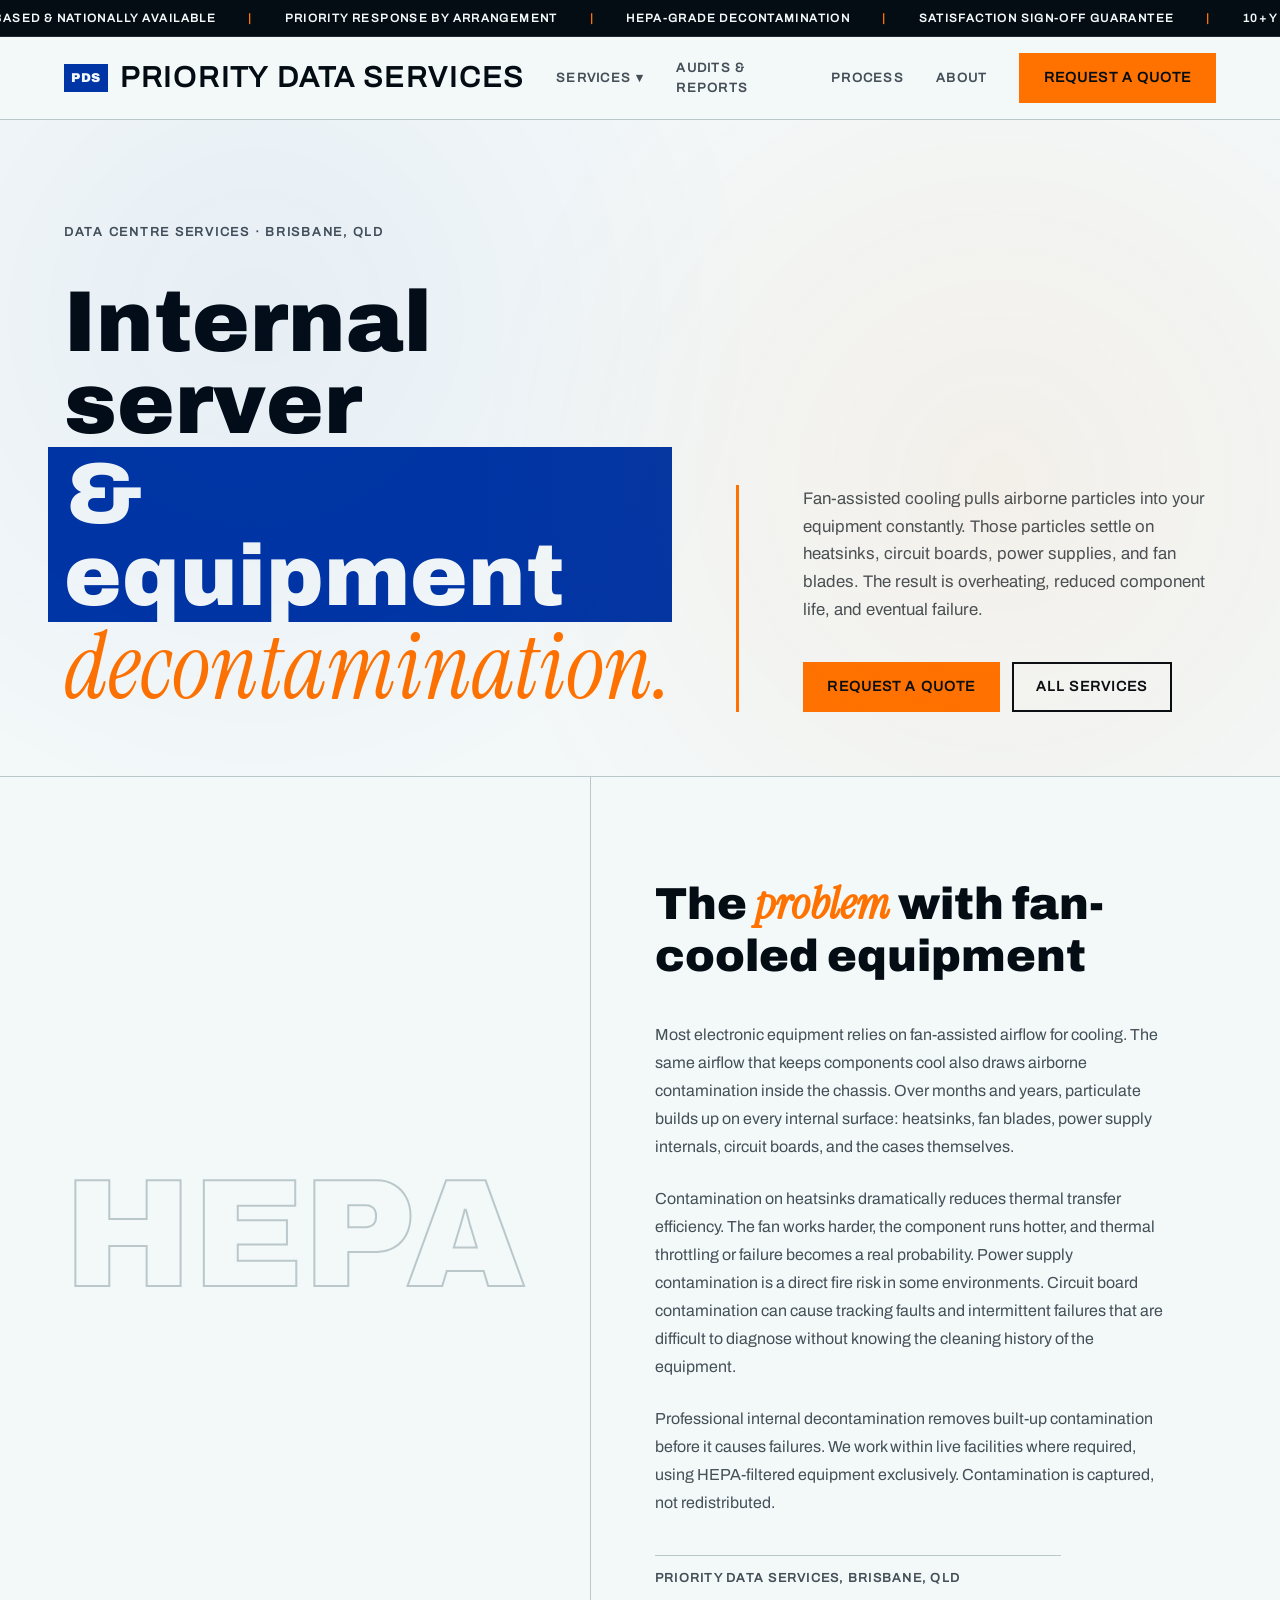
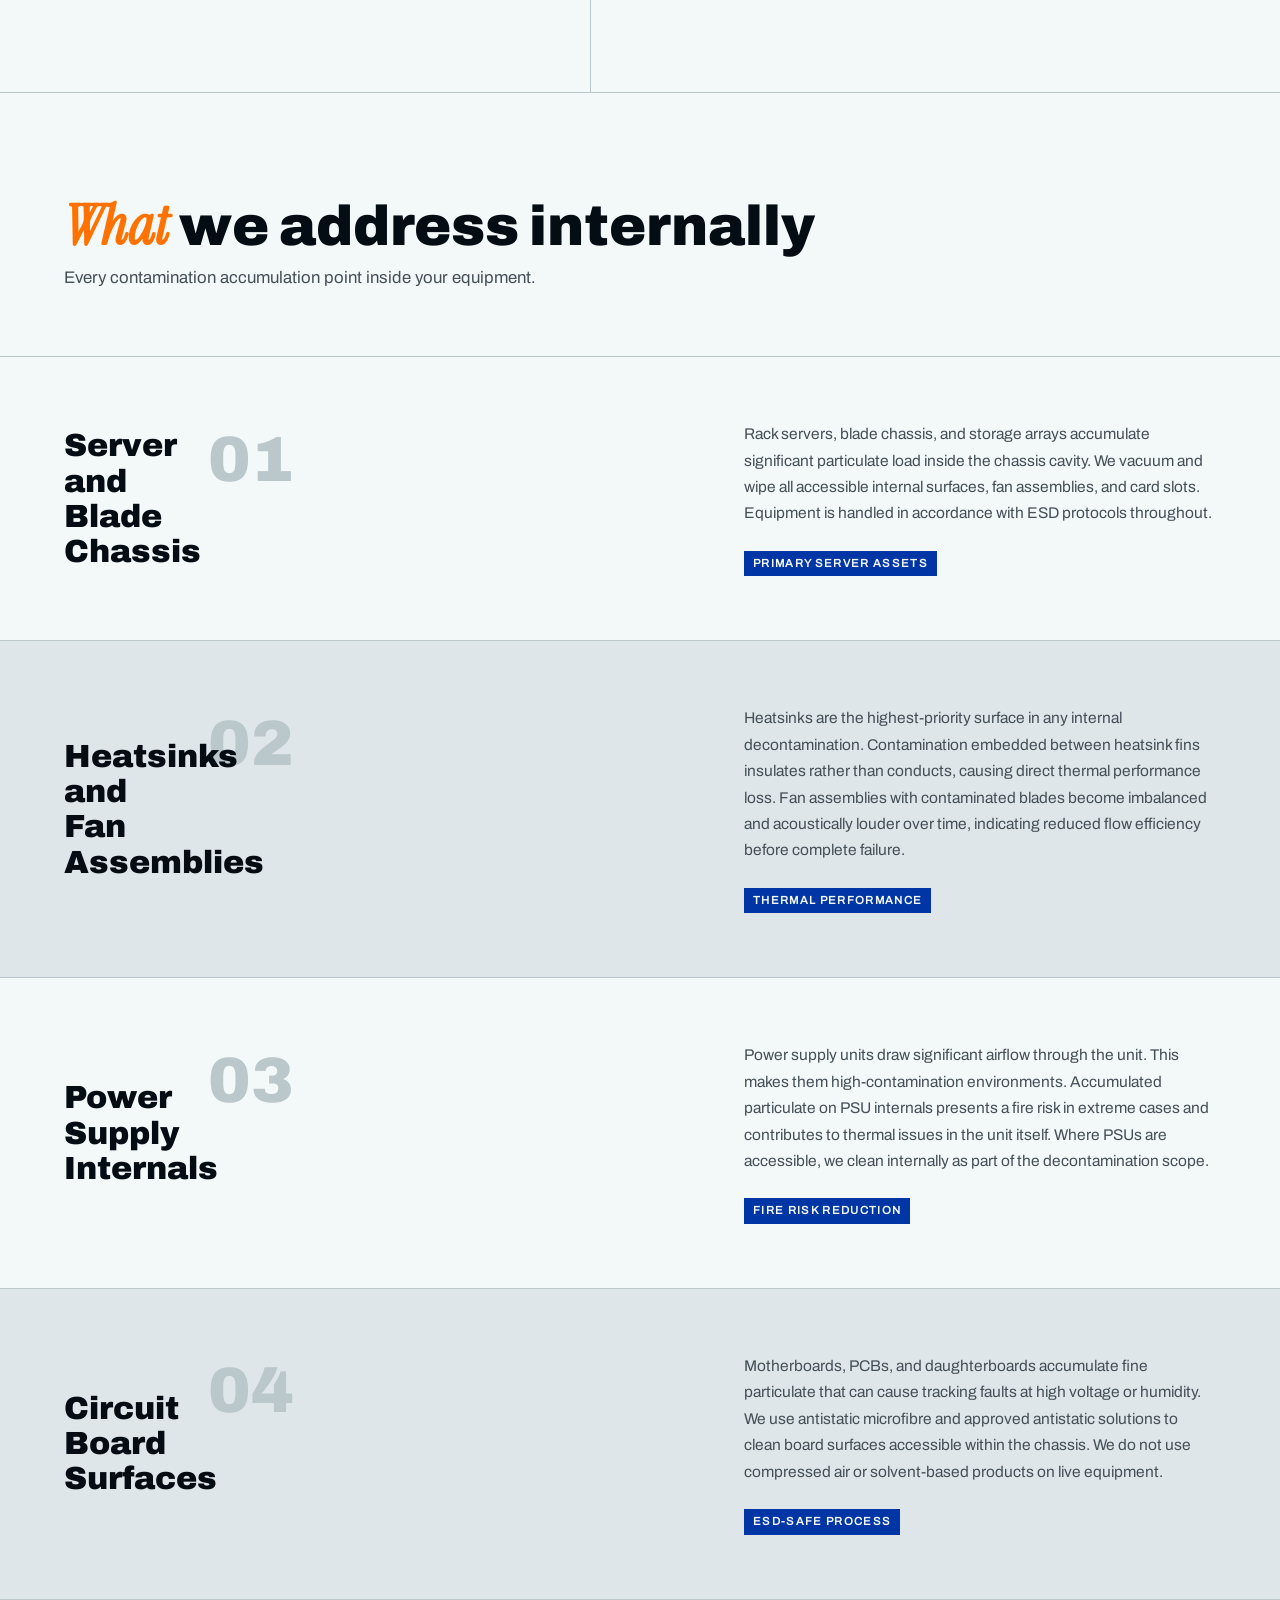
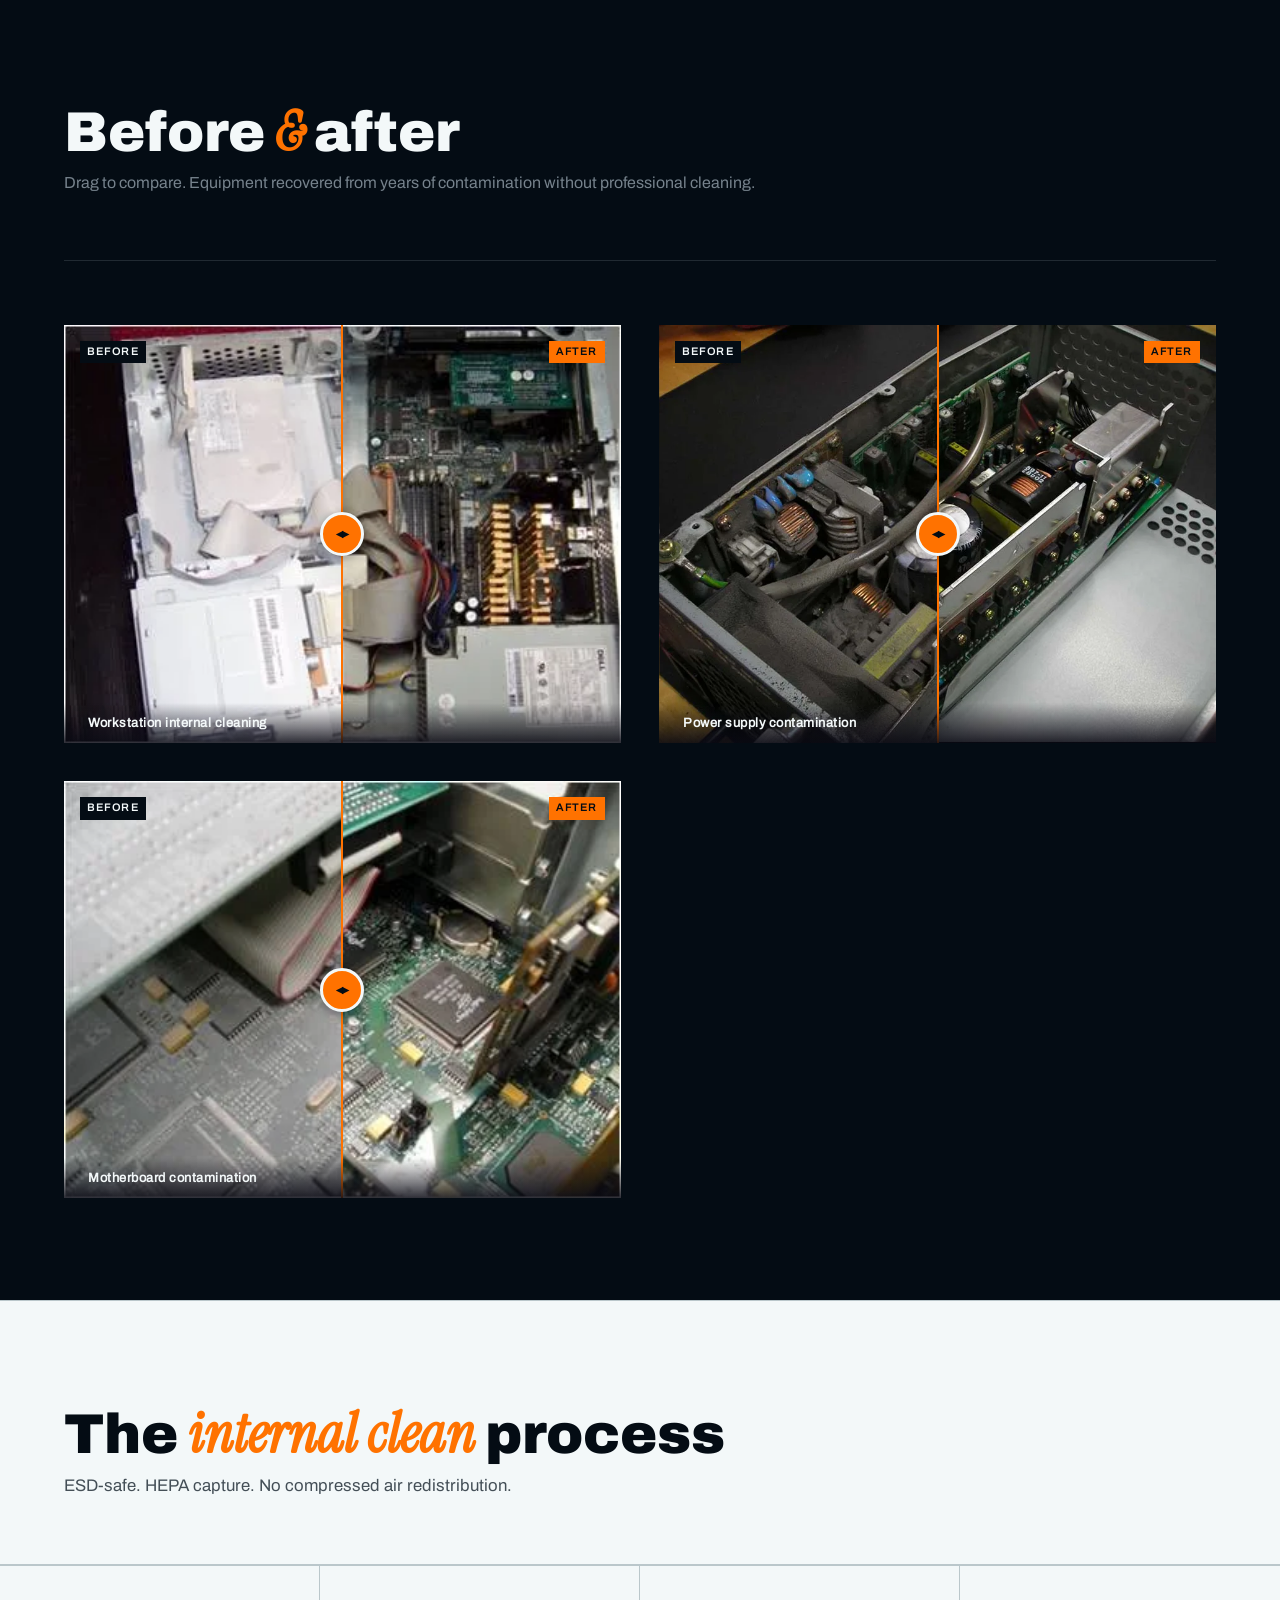
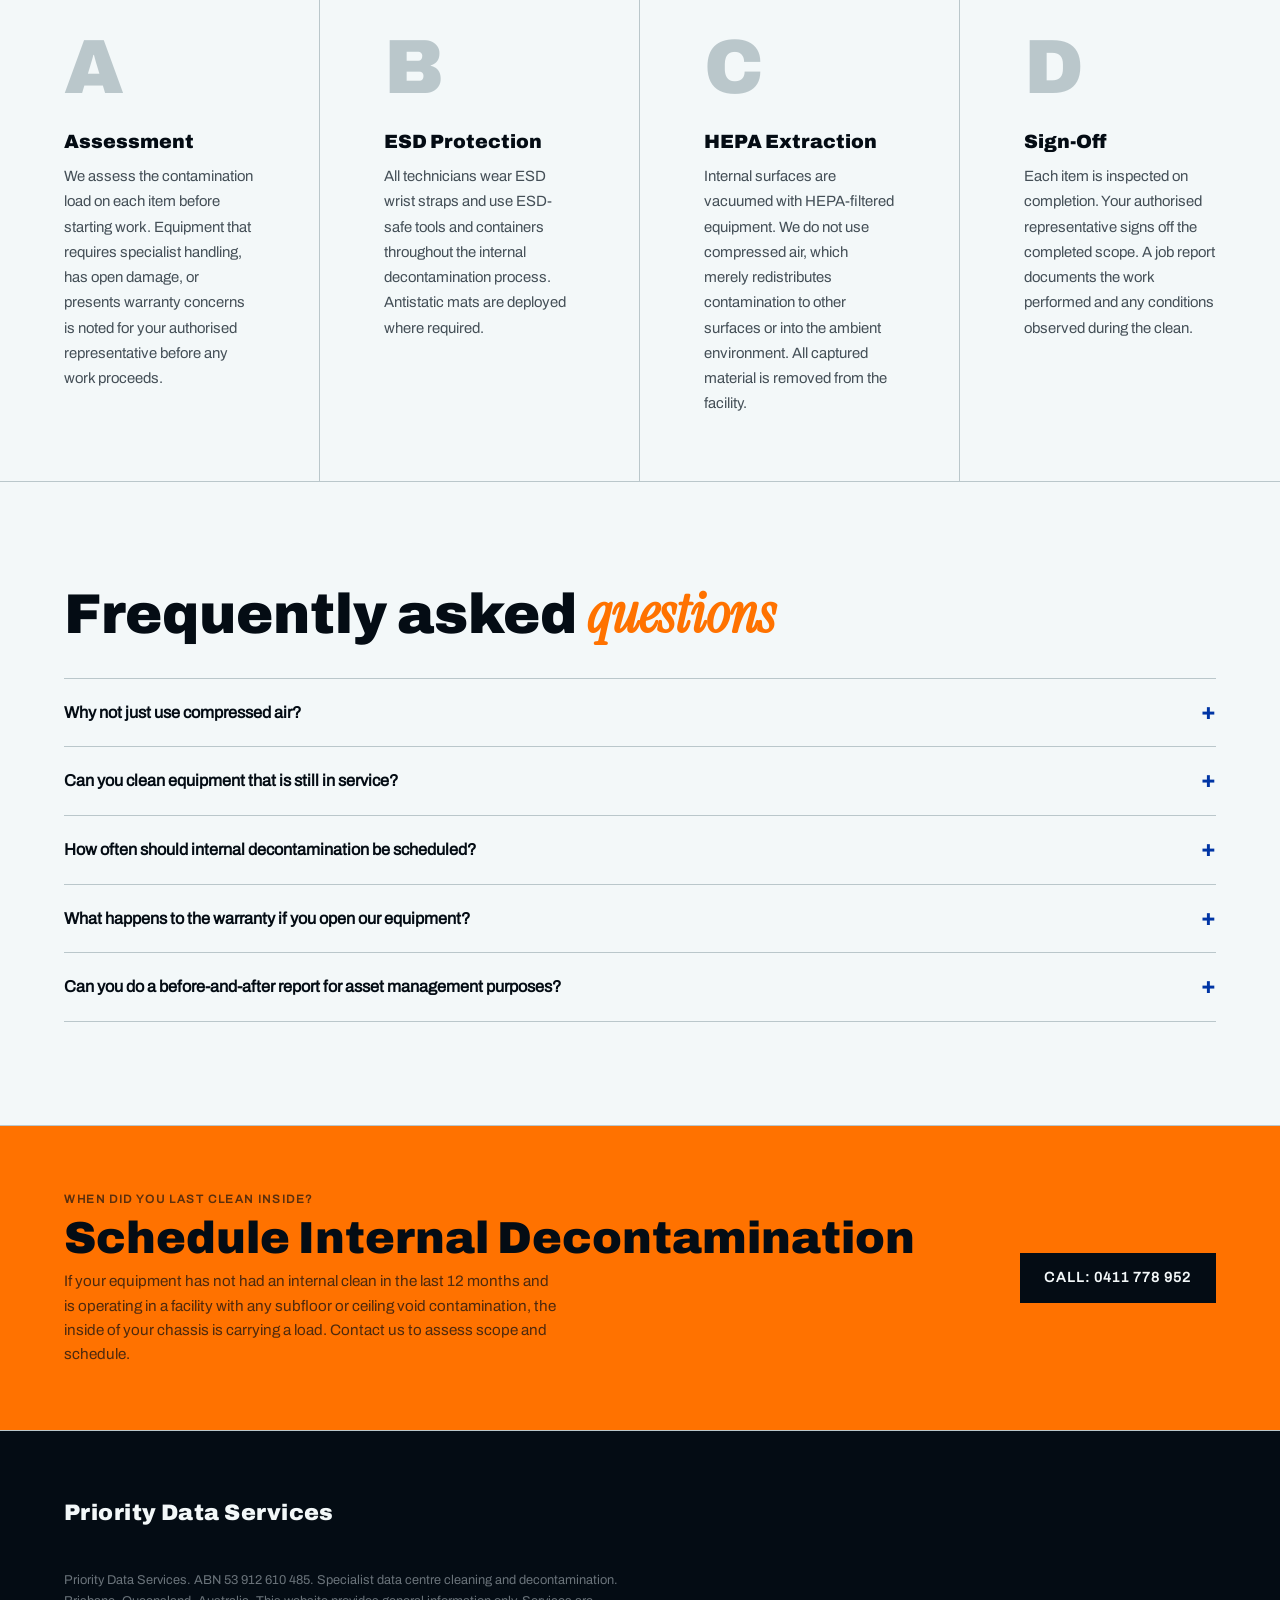
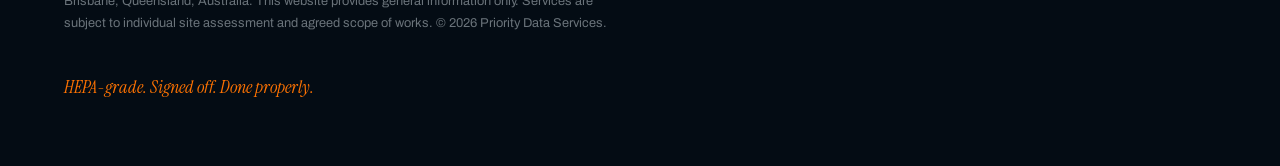
<file: internal-equipment-decontamination.html>
﻿<!DOCTYPE html>
<html lang="en-AU">
<head>
<meta charset="UTF-8">
<meta name="viewport" content="width=device-width, initial-scale=1.0">
<title>Internal Server & Equipment Decontamination | Priority Data Services</title>
<meta name="description" content="Internal decontamination of servers, blade chassis, power supplies, and circuit boards. HEPA-grade cleaning.">
<link rel="canonical" href="https://www.prioritydataservices.com.au/internal-equipment-decontamination.html">
<meta property="og:title" content="Internal Server &amp; Equipment Decontamination | Priority Data Services">
<meta property="og:description" content="Dust inside your equipment causes overheating, failure, and shutdown. Professional HEPA-grade internal decontamination by Priority Data Services, Brisbane.">
<meta property="og:type" content="website">
<meta property="og:url" content="https://www.prioritydataservices.com.au/internal-equipment-decontamination.html">
<meta name="twitter:card" content="summary_large_image">
<meta property="og:image" content="https://www.prioritydataservices.com.au/images/priority-data-services-og-share.webp">
<meta property="og:image:width" content="1200">
<meta property="og:image:height" content="630">
<meta name="twitter:title" content="Internal Equipment Decontamination | Priority Data Services">
<meta name="twitter:description" content="Fan-assisted cooling pulls particles into your equipment. HEPA-grade internal decontamination before overheating causes failure.">
<link rel="stylesheet" href="style.css">
<script type="application/ld+json">
{
  "@context": "https://schema.org",
  "@type": "Service",
  "name": "Internal Server and Equipment Decontamination",
  "description": "Professional HEPA-grade internal decontamination of servers, blade chassis, power supplies, heatsinks, and circuit boards. Removes ingested particulate that causes overheating and component failure.",
  "provider": {
    "@type": "LocalBusiness",
    "name": "Priority Data Services",
    "telephone": "+61411778952",
    "address": {
      "@type": "PostalAddress",
      "addressLocality": "Brisbane",
      "addressRegion": "QLD",
      "addressCountry": "AU"
    }
  },
  "areaServed": "Australia"
}
</script>
<script type="application/ld+json">
{
  "@context": "https://schema.org",
  "@type": "FAQPage",
  "mainEntity": [
    {
      "@type": "Question",
      "name": "Why not just use compressed air?",
      "acceptedAnswer": {
        "@type": "Answer",
        "text": "Compressed air redistributes contamination. It blows particulate off heatsinks and boards and into the ambient air of the room, where it settles on other equipment or is drawn back in through the same cooling fans. HEPA vacuuming captures and removes the contamination from the environment entirely."
      }
    },
    {
      "@type": "Question",
      "name": "Can you clean equipment that is still in service?",
      "acceptedAnswer": {
        "@type": "Answer",
        "text": "Yes. We can work around scheduled maintenance windows, or during non-peak periods. For equipment that cannot be taken offline, we can often address external vents, accessible fan assemblies, and surrounding surfaces without powering down. Full internal decontamination requires the equipment to be offline."
      }
    },
    {
      "@type": "Question",
      "name": "How often should internal decontamination be scheduled?",
      "acceptedAnswer": {
        "@type": "Answer",
        "text": "This depends on the contamination load in your facility. Data centres with poorly managed subfloor or ceiling void contamination will require more frequent internal cleans because the source problem is continuously introducing new particulate. Addressing the source contamination through a data centre decontamination program reduces internal clean frequency."
      }
    },
    {
      "@type": "Question",
      "name": "What happens to the warranty if you open our equipment?",
      "acceptedAnswer": {
        "@type": "Answer",
        "text": "We can advise on this before work begins. For equipment still under warranty, we work within access that does not require opening sealed units, or we coordinate with your equipment vendor. Any access that may affect warranty conditions is flagged to your authorised representative for approval before we proceed."
      }
    },
    {
      "@type": "Question",
      "name": "Can you do a before-and-after report for asset management purposes?",
      "acceptedAnswer": {
        "@type": "Answer",
        "text": "Yes. Photographic documentation of each item before and after decontamination is available as part of the job report. This gives you a formal record for asset management, insurance, and procurement decisions."
      }
    }
  ]
}
</script>
<!-- Cloudflare Web Analytics -->
<script defer src='https://static.cloudflareinsights.com/beacon.min.js' data-cf-beacon='{"token": "REPLACE_WITH_TOKEN"}'></script>
<!-- End Cloudflare Web Analytics -->
<link rel="icon" type="image/x-icon" href="favicon.ico">
<link rel="icon" type="image/png" href="favicon.png">
<link rel="apple-touch-icon" href="apple-touch-icon.png">
</head>
<body>

<div class="ticker" aria-hidden="true">
  <div class="ticker__track">
    <span>Brisbane based &amp; nationally available</span><span aria-hidden="true">|</span>
    <span>Priority response by arrangement</span><span aria-hidden="true">|</span>
    <span>HEPA-grade decontamination</span><span aria-hidden="true">|</span>
    <span>Satisfaction sign-off guarantee</span><span aria-hidden="true">|</span>
    <span>10+ years industry experience</span><span aria-hidden="true">|</span>
    <span>Zinc whisker remediation specialists</span><span aria-hidden="true">|</span>
  </div>
</div>

<header class="masthead">
  <a class="masthead__brand" href="index.html">
    <span class="masthead__mark">PDS</span>
    <span class="masthead__name">Priority&nbsp;Data&nbsp;Services</span>
  </a>
  <nav class="masthead__nav" aria-label="Primary">
    <div class="nav-item nav-item--dropdown">
      <button class="nav-dropdown__trigger" aria-expanded="false" aria-haspopup="true">
        Services <span class="nav-dropdown__arrow" aria-hidden="true">▾</span>
      </button>
      <ul class="nav-dropdown__menu" role="menu">
        <li><a href="data-centre-decontamination.html">Data Centre Decontamination</a></li>
        <li><a href="zinc-whisker-remediation.html">Zinc Whisker Remediation</a></li>
        <li><a href="post-construction-decontamination.html">Post-Construction Decontamination</a></li>
        <li><a href="ceiling-void-cleaning.html">Ceiling Void Cleaning</a></li>
        <li><a href="technical-restoration.html">Technical Restoration</a></li>
        <li><a href="internal-equipment-decontamination.html">Internal Equipment Decontamination</a></li>
        <li><a href="electrical-electronic-equipment-cleaning.html">Electrical &amp; Electronic Cleaning</a></li>
        <li><a href="office-equipment-cleaning.html">Office Equipment Cleaning</a></li>
        <li><a href="commercial-kitchen-remediation.html">Commercial Kitchen Remediation</a></li>
        <li><a href="equipment-and-products.html">Equipment &amp; Products</a></li>
      </ul>
    </div>
    <a href="audits-reports.html">Audits &amp; Reports</a>
    <a href="index.html#process">Process</a>
    <a href="index.html#about">About</a>
  </nav>
  <button class="hamburger" aria-label="Open menu" aria-expanded="false" aria-controls="mobile-nav">
    <span></span><span></span><span></span>
  </button>
  <a class="btn btn--alert masthead__cta" href="index.html#contact">Request a quote</a>
</header>

<!-- Mobile nav drawer -->
<div class="mobile-nav" id="mobile-nav" aria-hidden="true">
  <button class="mobile-nav__close" aria-label="Close menu">&#215;</button>
  <nav aria-label="Mobile navigation">
    <p class="mobile-nav__heading">Services</p>
    <a href="data-centre-decontamination.html">Data Centre Decontamination</a>
    <a href="zinc-whisker-remediation.html">Zinc Whisker Remediation</a>
    <a href="post-construction-decontamination.html">Post-Construction Decontamination</a>
    <a href="ceiling-void-cleaning.html">Ceiling Void Cleaning</a>
    <a href="technical-restoration.html">Technical Restoration</a>
    <a href="internal-equipment-decontamination.html">Internal Equipment Decontamination</a>
    <a href="electrical-electronic-equipment-cleaning.html">Electrical &amp; Electronic Cleaning</a>
    <a href="office-equipment-cleaning.html">Office Equipment Cleaning</a>
    <a href="commercial-kitchen-remediation.html">Commercial Kitchen Remediation</a>
    <p class="mobile-nav__heading">More</p>
    <a href="audits-reports.html">Audits &amp; Reports</a>
    <a href="equipment-and-products.html">Equipment &amp; Products</a>
    <a href="index.html#process">Process</a>
    <a href="index.html#about">About</a>
    <a href="index.html#contact" class="mobile-nav__cta">Request a quote</a>
  </nav>
</div>





<main id="top">

  <section class="hero hero--page">
    <p class="hero__kicker reveal-load" style="--i:0">Data Centre Services &middot; Brisbane, QLD</p>
    <h1 class="hero__title">
      <span class="hero__line reveal-load" style="--i:1">Internal server</span>
      <span class="hero__line hero__line--accent reveal-load" style="--i:2">&amp; equipment</span>
      <span class="hero__line hero__line--serif reveal-load" style="--i:3">decontamination.</span>
    </h1>
    <div class="hero__aside reveal-load" style="--i:4">
      <p>Fan-assisted cooling pulls airborne particles into your equipment constantly. Those particles settle on heatsinks, circuit boards, power supplies, and fan blades. The result is overheating, reduced component life, and eventual failure.</p>
      <div class="hero__actions">
        <a class="btn btn--alert" href="index.html#contact">Request a quote</a>
        <a class="btn btn--ghost" href="index.html#services">All services</a>
      </div>
    </div>
  </section>

  <section class="about" id="about">
    <div class="about__giant reveal" aria-hidden="true">HEPA</div>
    <div class="about__copy reveal">
      <h2>The <em>problem</em> with fan-cooled equipment</h2>
      <p>Most electronic equipment relies on fan-assisted airflow for cooling. The same airflow that keeps components cool also draws airborne contamination inside the chassis. Over months and years, particulate builds up on every internal surface: heatsinks, fan blades, power supply internals, circuit boards, and the cases themselves.</p>
      <p>Contamination on heatsinks dramatically reduces thermal transfer efficiency. The fan works harder, the component runs hotter, and thermal throttling or failure becomes a real probability. Power supply contamination is a direct fire risk in some environments. Circuit board contamination can cause <a href="technical-restoration.html">tracking faults and intermittent failures</a> that are difficult to diagnose without knowing the cleaning history of the equipment.</p>
      <p>Professional internal decontamination removes built-up contamination before it causes failures. We work within <a href="data-centre-decontamination.html">live facilities</a> where required, using HEPA-filtered equipment exclusively. Contamination is captured, not redistributed.</p>
      <p class="about__sign">Priority Data Services, Brisbane, QLD</p>
    </div>
  </section>

  <section class="services" id="scope">
    <header class="section-head reveal">
      <h2><em>What</em> we address internally</h2>
      <p>Every contamination accumulation point inside your equipment.</p>
    </header>

    <article class="service reveal">
      <span class="service__no">01</span>
      <h3 class="service__title">Server and<br>Blade Chassis</h3>
      <p class="service__body">Rack servers, blade chassis, and storage arrays accumulate significant particulate load inside the chassis cavity. We vacuum and wipe all accessible internal surfaces, fan assemblies, and card slots. Equipment is handled in accordance with ESD protocols throughout.</p>
      <span class="service__tag">Primary server assets</span>
    </article>

    <article class="service service--flip reveal">
      <span class="service__no">02</span>
      <h3 class="service__title">Heatsinks and<br>Fan Assemblies</h3>
      <p class="service__body">Heatsinks are the highest-priority surface in any internal decontamination. Contamination embedded between heatsink fins insulates rather than conducts, causing direct thermal performance loss. Fan assemblies with contaminated blades become imbalanced and acoustically louder over time, indicating reduced flow efficiency before complete failure.</p>
      <span class="service__tag">Thermal performance</span>
    </article>

    <article class="service reveal">
      <span class="service__no">03</span>
      <h3 class="service__title">Power Supply<br>Internals</h3>
      <p class="service__body">Power supply units draw significant airflow through the unit. This makes them high-contamination environments. Accumulated particulate on PSU internals presents a fire risk in extreme cases and contributes to thermal issues in the unit itself. Where PSUs are accessible, we clean internally as part of the decontamination scope.</p>
      <span class="service__tag">Fire risk reduction</span>
    </article>

    <article class="service service--flip reveal">
      <span class="service__no">04</span>
      <h3 class="service__title">Circuit Board<br>Surfaces</h3>
      <p class="service__body">Motherboards, PCBs, and daughterboards accumulate fine particulate that can cause tracking faults at high voltage or humidity. We use antistatic microfibre and approved antistatic solutions to clean board surfaces accessible within the chassis. We do not use compressed air or solvent-based products on live equipment.</p>
      <span class="service__tag">ESD-safe process</span>
    </article>
  </section>

  <section class="compare-set reveal" aria-label="Before and after internal equipment decontamination">
    <div class="compare-set__head">
      <h2>Before <em>&amp;</em> after</h2>
      <p>Drag to compare. Equipment recovered from years of contamination without professional cleaning.</p>
    </div>
    <div class="compare-grid">
      <div class="compare" data-compare>
        <img class="compare__img compare__img--after" src="images/priority-data-services-dusty-pc-after.webp" alt="Desktop PC interior after professional HEPA decontamination" width="800" height="600" loading="lazy">
        <img class="compare__img compare__img--before" src="images/priority-data-services-dusty-pc-before.webp" alt="Desktop PC interior heavily contaminated with dust before cleaning" width="800" height="600" loading="lazy">
        <span class="compare__label compare__label--before">Before</span>
        <span class="compare__label compare__label--after">After</span>
        <div class="compare__handle" aria-hidden="true">
          <div class="compare__line"></div>
          <div class="compare__grip"></div>
        </div>
        <p class="compare__caption">Workstation internal cleaning</p>
      </div>
      <div class="compare" data-compare>
        <img class="compare__img compare__img--after" src="images/priority-data-services-dusty-power-supply-after.webp" alt="Power supply unit after professional internal decontamination" width="800" height="600" loading="lazy">
        <img class="compare__img compare__img--before" src="images/priority-data-services-dusty-power-supply-before.webp" alt="Power supply unit interior clogged with dust before cleaning" width="800" height="600" loading="lazy">
        <span class="compare__label compare__label--before">Before</span>
        <span class="compare__label compare__label--after">After</span>
        <div class="compare__handle" aria-hidden="true">
          <div class="compare__line"></div>
          <div class="compare__grip"></div>
        </div>
        <p class="compare__caption">Power supply contamination</p>
      </div>
      <div class="compare" data-compare>
        <img class="compare__img compare__img--after" src="images/priority-data-services-dusty-motherboard-after.webp" alt="Motherboard after antistatic professional cleaning" width="800" height="600" loading="lazy">
        <img class="compare__img compare__img--before" src="images/priority-data-services-dusty-motherboard-before.webp" alt="Motherboard covered in dust contamination before HEPA decontamination" width="800" height="600" loading="lazy">
        <span class="compare__label compare__label--before">Before</span>
        <span class="compare__label compare__label--after">After</span>
        <div class="compare__handle" aria-hidden="true">
          <div class="compare__line"></div>
          <div class="compare__grip"></div>
        </div>
        <p class="compare__caption">Motherboard contamination</p>
      </div>
    </div>
  </section>

  <section class="process" id="process">
    <header class="section-head reveal">
      <h2>The <em>internal clean</em> process</h2>
      <p>ESD-safe. HEPA capture. No compressed air redistribution.</p>
    </header>
    <ol class="process__list">
      <li class="process__step reveal">
        <span class="process__no">A</span>
        <h3>Assessment</h3>
        <p>We assess the contamination load on each item before starting work. Equipment that requires specialist handling, has open damage, or presents warranty concerns is noted for your authorised representative before any work proceeds.</p>
      </li>
      <li class="process__step reveal">
        <span class="process__no">B</span>
        <h3>ESD Protection</h3>
        <p>All technicians wear ESD wrist straps and use ESD-safe tools and containers throughout the internal decontamination process. Antistatic mats are deployed where required.</p>
      </li>
      <li class="process__step reveal">
        <span class="process__no">C</span>
        <h3>HEPA Extraction</h3>
        <p>Internal surfaces are vacuumed with HEPA-filtered equipment. We do not use compressed air, which merely redistributes contamination to other surfaces or into the ambient environment. All captured material is removed from the facility.</p>
      </li>
      <li class="process__step reveal">
        <span class="process__no">D</span>
        <h3>Sign-Off</h3>
        <p>Each item is inspected on completion. Your authorised representative signs off the completed scope. A job report documents the work performed and any conditions observed during the clean.</p>
      </li>
    </ol>
  </section>

  <section class="faq" id="faq">
    <header class="section-head reveal">
      <h2>Frequently asked <em>questions</em></h2>
    </header>
    <div class="faq__list">
      <details class="faq__item reveal">
        <summary class="faq__q">Why not just use compressed air?</summary>
        <p class="faq__a">Compressed air redistributes contamination. It blows particulate off heatsinks and boards and into the ambient air of the room, where it settles on other equipment or is drawn back in through the same cooling fans. HEPA vacuuming captures and removes the contamination from the environment entirely.</p>
      </details>
      <details class="faq__item reveal">
        <summary class="faq__q">Can you clean equipment that is still in service?</summary>
        <p class="faq__a">Yes. We can work around scheduled maintenance windows, or during non-peak periods. For equipment that cannot be taken offline, we can often address external vents, accessible fan assemblies, and surrounding surfaces without powering down. Full internal decontamination requires the equipment to be offline.</p>
      </details>
      <details class="faq__item reveal">
        <summary class="faq__q">How often should internal decontamination be scheduled?</summary>
        <p class="faq__a">This depends on the contamination load in your facility. Data centres with poorly managed subfloor or ceiling void contamination will require more frequent internal cleans because the source problem is continuously introducing new particulate. Addressing the source contamination through a data centre decontamination program reduces internal clean frequency.</p>
      </details>
      <details class="faq__item reveal">
        <summary class="faq__q">What happens to the warranty if you open our equipment?</summary>
        <p class="faq__a">We can advise on this before work begins. For equipment still under warranty, we work within access that does not require opening sealed units, or we coordinate with your equipment vendor. Any access that may affect warranty conditions is flagged to your authorised representative for approval before we proceed.</p>
      </details>
      <details class="faq__item reveal">
        <summary class="faq__q">Can you do a before-and-after report for asset management purposes?</summary>
        <p class="faq__a">Yes. Photographic documentation of each item before and after decontamination is available as part of the job report. This gives you a formal record for asset management, insurance, and procurement decisions.</p>
      </details>
    </div>
  </section>

  <section class="emergency" aria-label="Request internal equipment decontamination">
    <div class="emergency__inner reveal">
      <div class="emergency__copy">
        <p class="emergency__eyebrow">When did you last clean inside?</p>
        <h2 class="emergency__title">Schedule Internal Decontamination</h2>
        <p class="emergency__sub">If your equipment has not had an internal clean in the last 12 months and is operating in a facility with any subfloor or ceiling void contamination, the inside of your chassis is carrying a load. Contact us to assess scope and schedule.</p>
      </div>
      <a class="btn btn--ink emergency__cta" href="tel:+61411778952">Call: 0411 778 952</a>
    </div>
  </section>

</main>

<footer class="footer">
  <p class="footer__brand">Priority&nbsp;Data&nbsp;Services</p>
  <p class="footer__legal">Priority Data Services. ABN 53 912 610 485. Specialist data centre cleaning and decontamination. Brisbane, Queensland, Australia. This website provides general information only. Services are subject to individual site assessment and agreed scope of works. &copy; 2026 Priority Data Services.</p>
  <p class="footer__meta"><em>HEPA-grade. Signed off. Done properly.</em></p>
</footer>

<script src="app.js"></script>
</body>
</html>
</file>
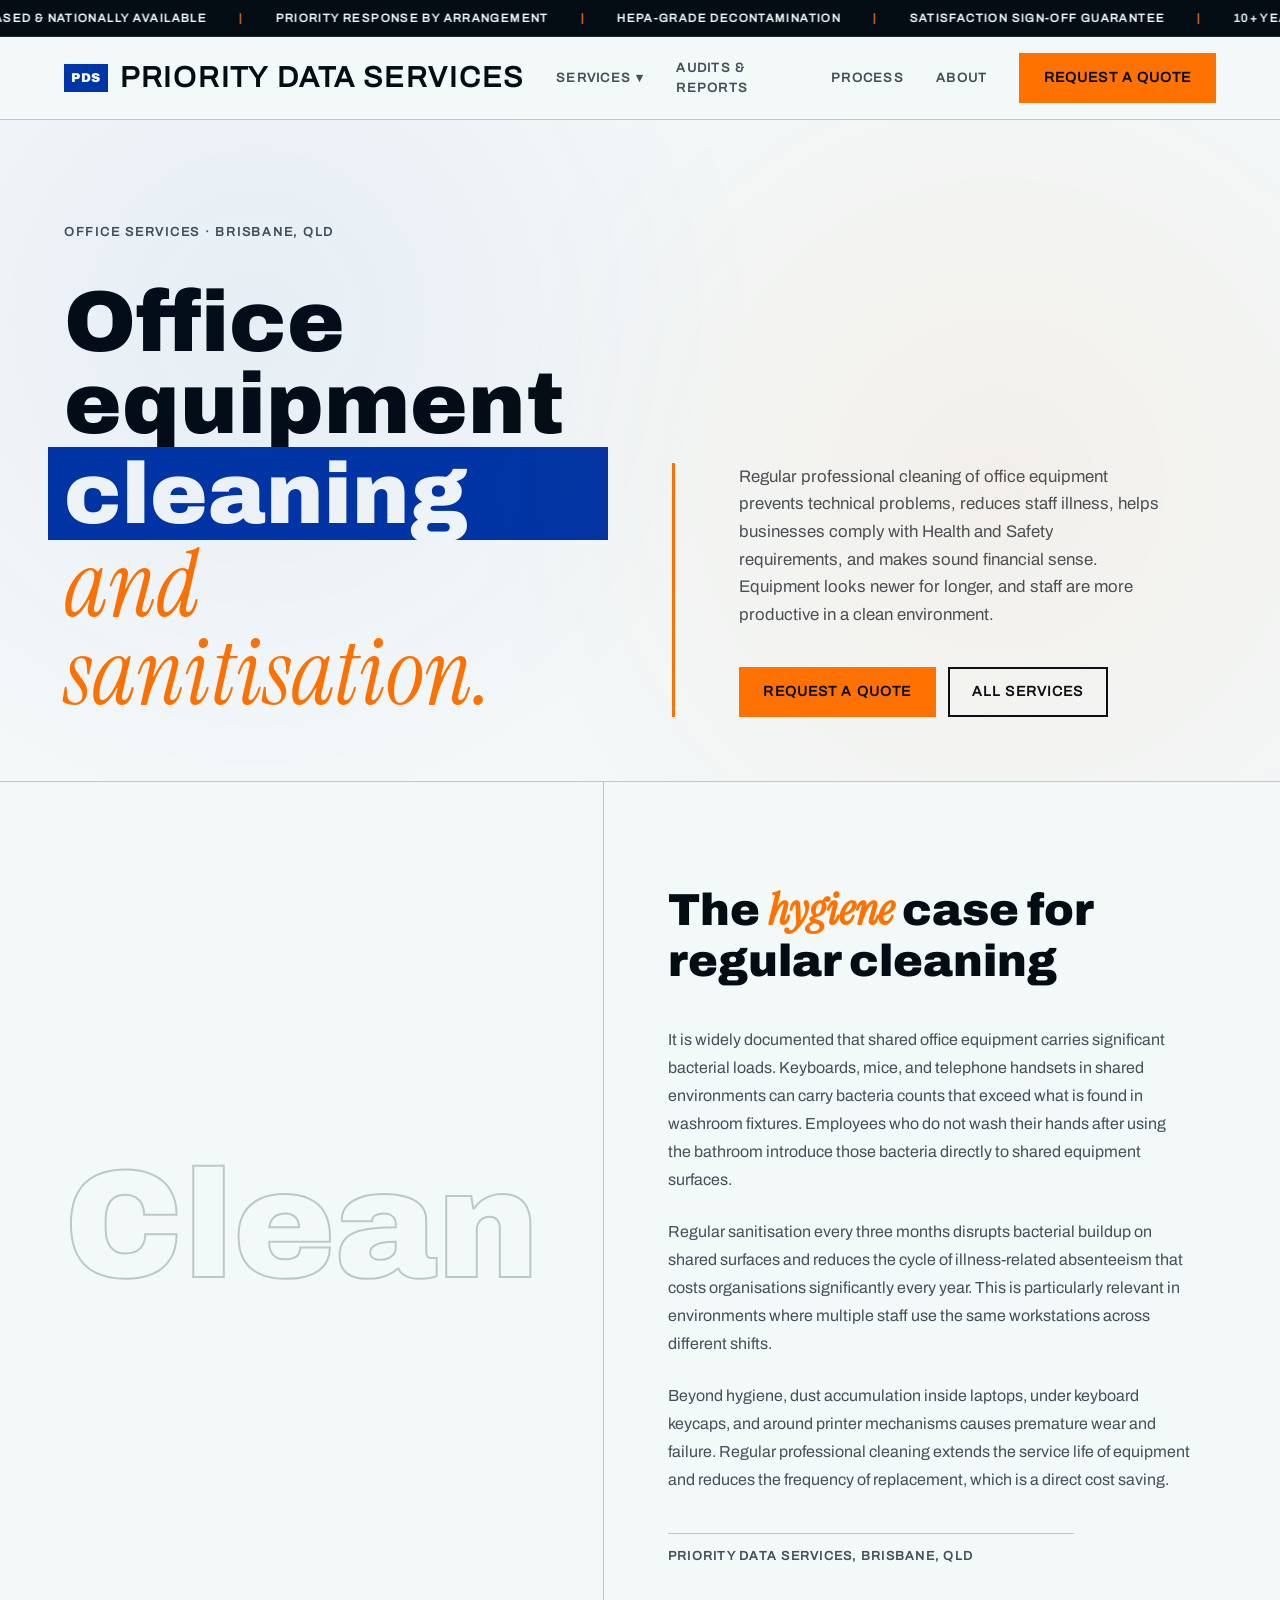
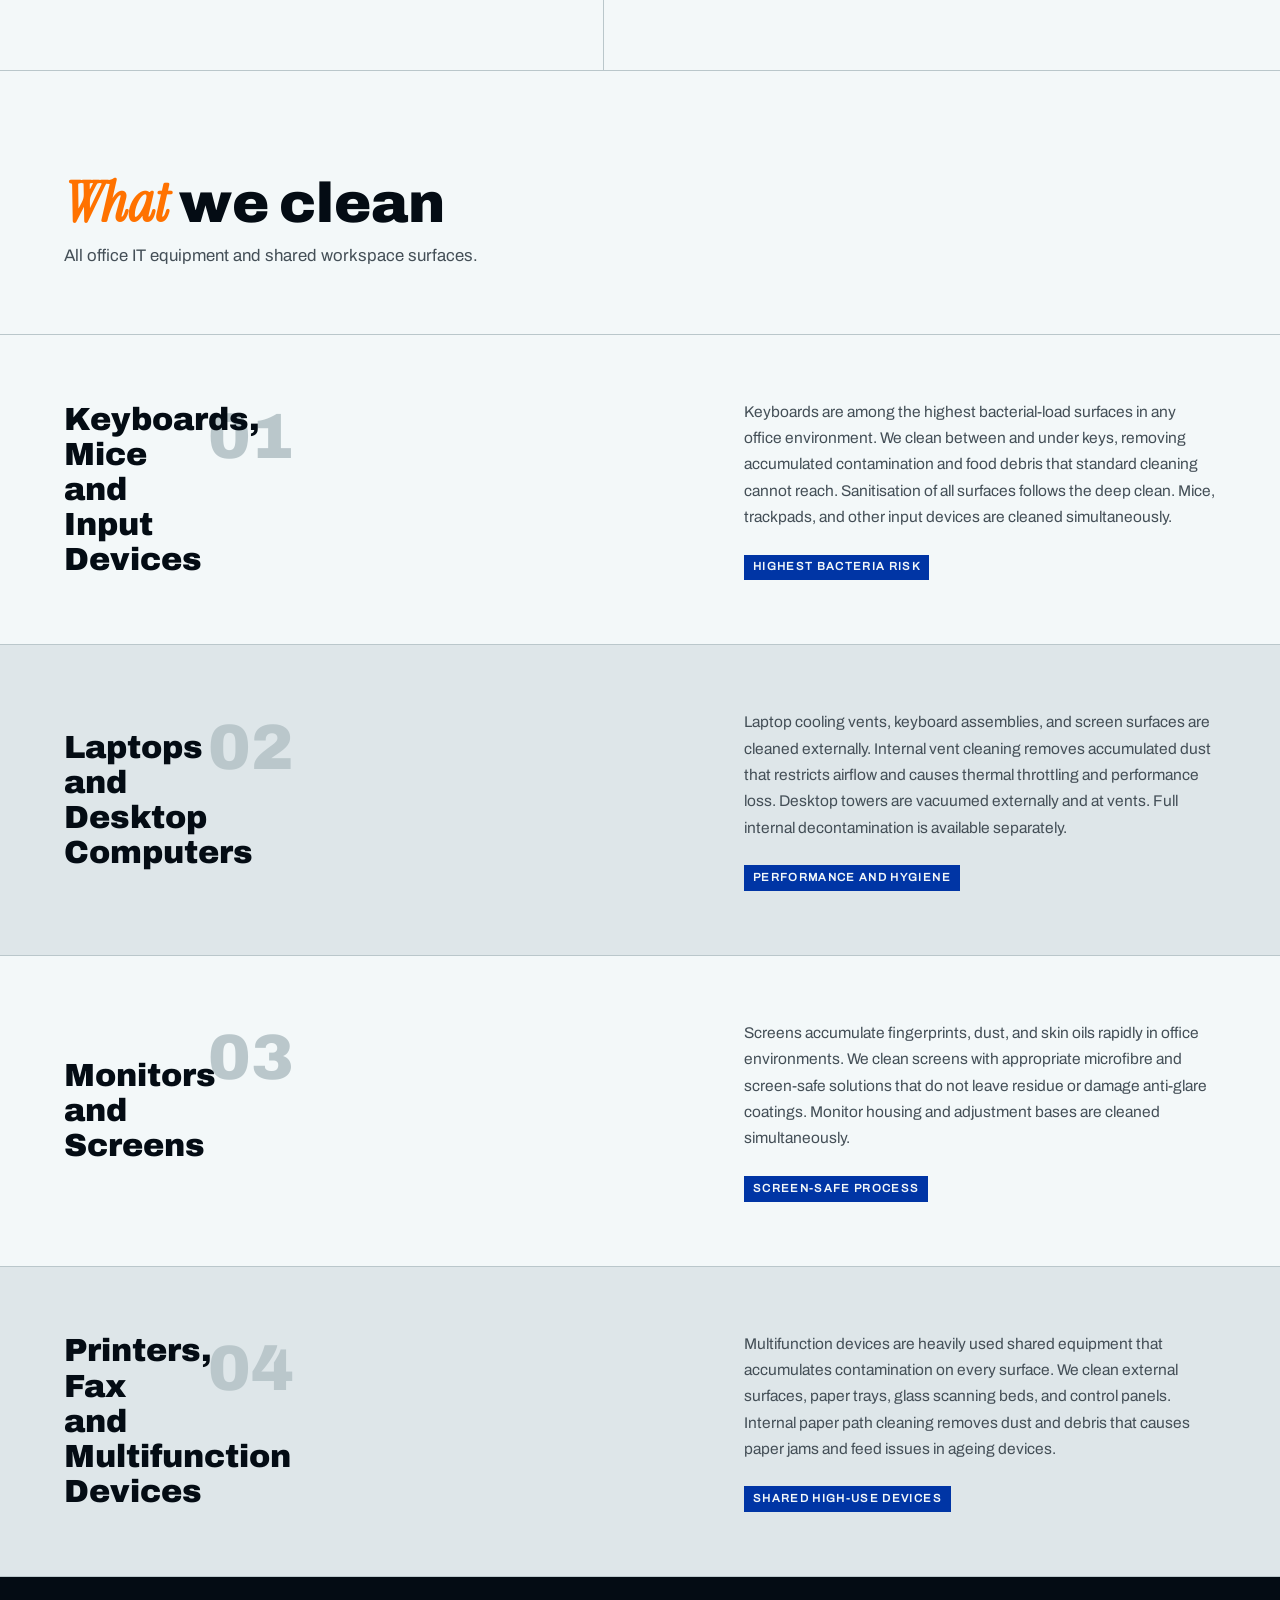
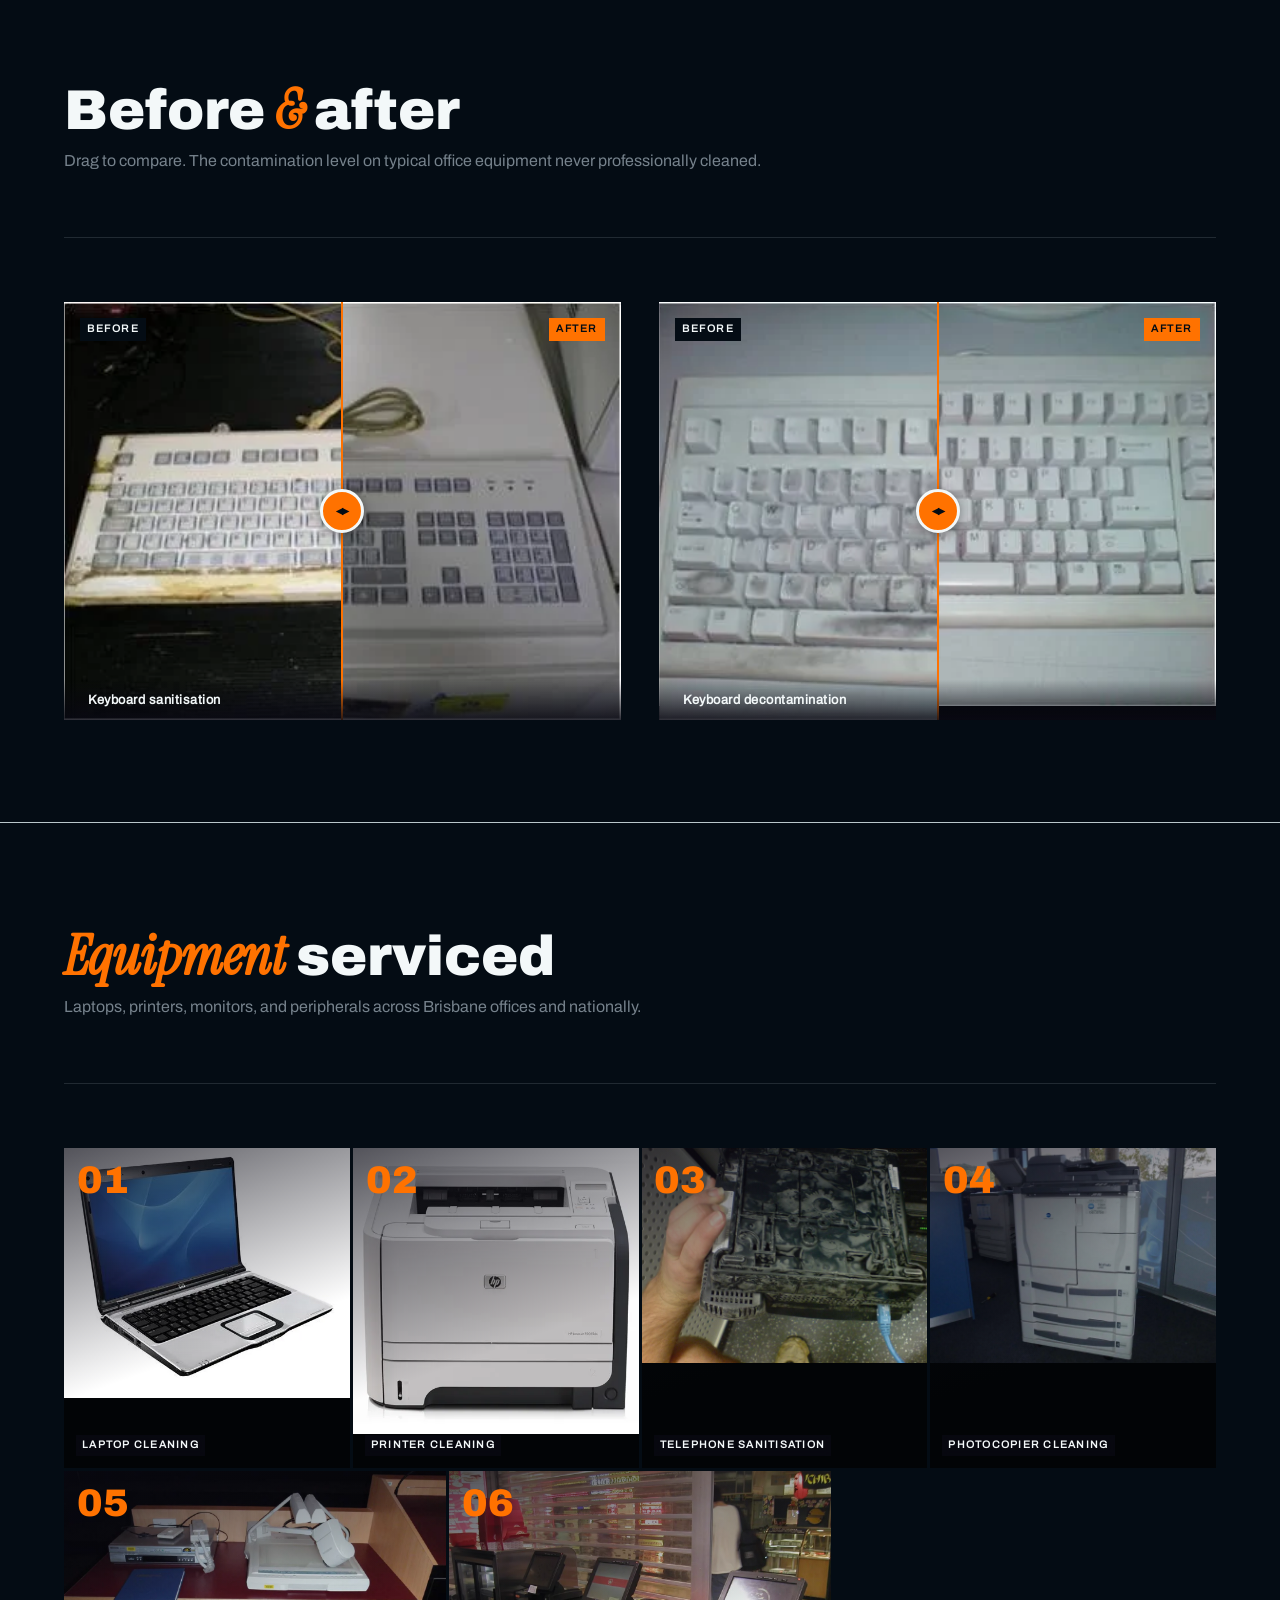
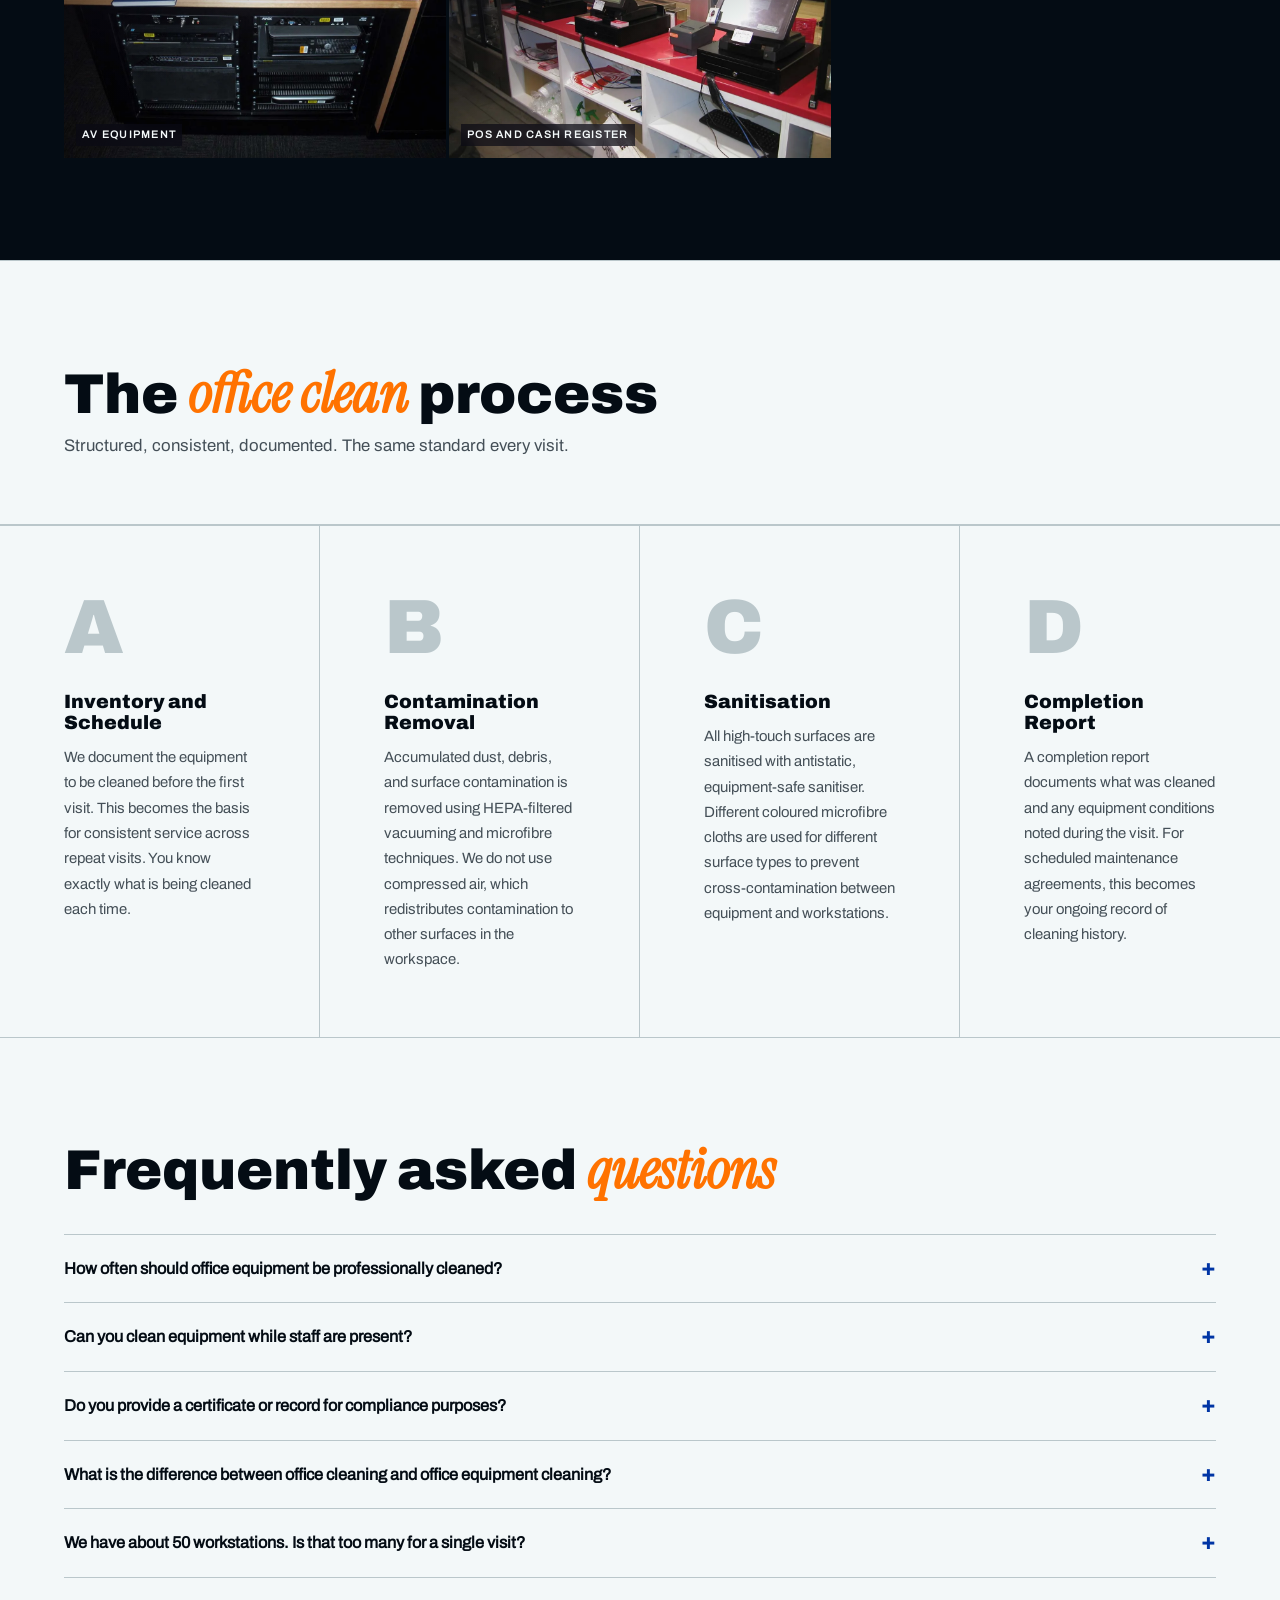
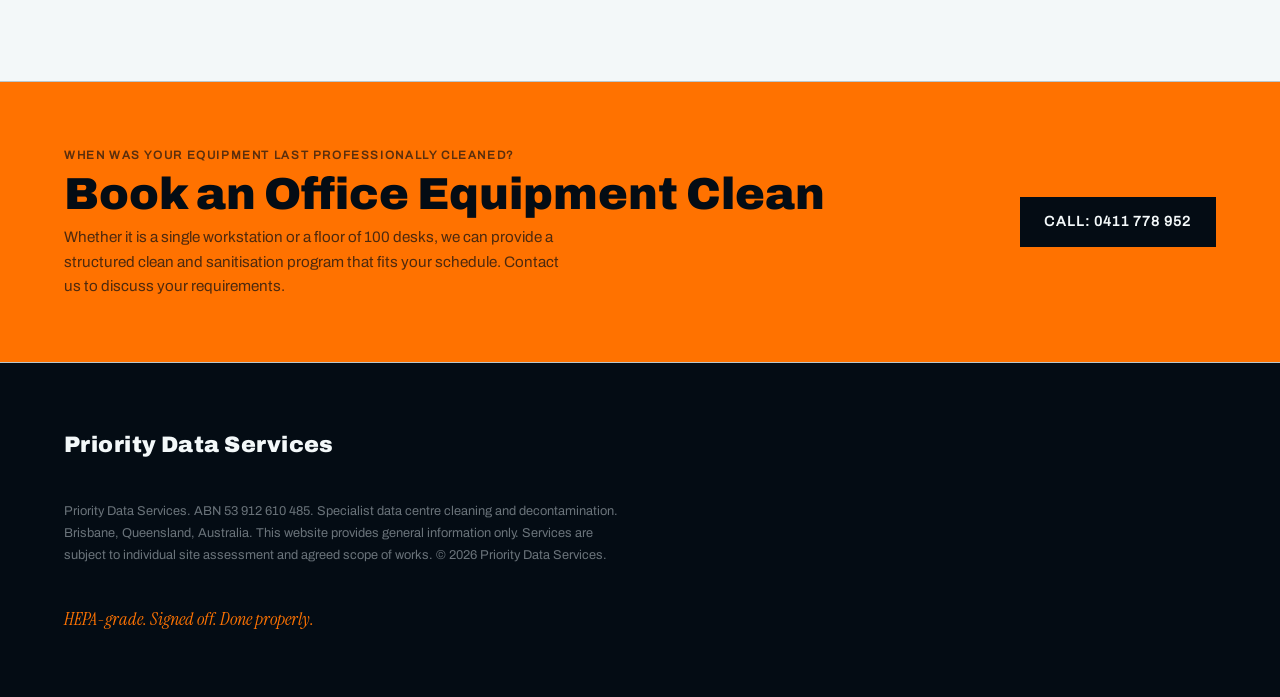
<file: office-equipment-cleaning.html>
﻿<!DOCTYPE html>
<html lang="en-AU">
<head>
<meta charset="UTF-8">
<meta name="viewport" content="width=device-width, initial-scale=1.0">
<title>Office Equipment Cleaning | Priority Data Services</title>
<meta name="description" content="Professional cleaning of office IT equipment. Extends equipment life, reduces illness, meets H&S requirements.">
<link rel="canonical" href="https://www.prioritydataservices.com.au/office-equipment-cleaning.html">
<meta property="og:title" content="Office Equipment Cleaning | Priority Data Services">
<meta property="og:description" content="Professional cleaning of office IT equipment reduces illness, extends equipment life, and improves workplace hygiene. Priority Data Services, Brisbane.">
<meta property="og:type" content="website">
<meta property="og:url" content="https://www.prioritydataservices.com.au/office-equipment-cleaning.html">
<meta name="twitter:card" content="summary_large_image">
<meta property="og:image" content="https://www.prioritydataservices.com.au/images/priority-data-services-og-share.webp">
<meta property="og:image:width" content="1200">
<meta property="og:image:height" content="630">
<meta name="twitter:title" content="Office Equipment Cleaning | Priority Data Services">
<meta name="twitter:description" content="Keyboards carry more bacteria than a toilet seat. Professional office equipment cleaning reduces illness and extends life of assets.">
<link rel="stylesheet" href="style.css">
<script type="application/ld+json">
{
  "@context": "https://schema.org",
  "@type": "Service",
  "name": "Office Equipment Cleaning",
  "description": "Professional cleaning and sanitisation of office IT equipment including keyboards, laptops, monitors, printers, fax machines, and shared workspace equipment. Reduces bacteria, extends equipment life, and supports workplace hygiene compliance.",
  "provider": {
    "@type": "LocalBusiness",
    "name": "Priority Data Services",
    "telephone": "+61411778952",
    "address": {
      "@type": "PostalAddress",
      "addressLocality": "Brisbane",
      "addressRegion": "QLD",
      "addressCountry": "AU"
    }
  },
  "areaServed": "Australia"
}
</script>
<script type="application/ld+json">
{
  "@context": "https://schema.org",
  "@type": "FAQPage",
  "mainEntity": [
    {
      "@type": "Question",
      "name": "How often should office equipment be professionally cleaned?",
      "acceptedAnswer": {
        "@type": "Answer",
        "text": "For shared equipment in standard office environments, every six to twelve months for contamination removal and every three months for high-touch surface sanitisation. Environments with higher hygiene requirements, such as medical reception desks, childcare settings, or food service back-offices, benefit from quarterly full cleans."
      }
    },
    {
      "@type": "Question",
      "name": "Can you clean equipment while staff are present?",
      "acceptedAnswer": {
        "@type": "Answer",
        "text": "Yes. Office equipment cleaning can typically be done during working hours with minimal disruption. For equipment that needs to be logged off or powered down briefly, we coordinate with your IT team to minimise the impact on users. After-hours cleaning is also available for sites that prefer zero disruption during business hours."
      }
    },
    {
      "@type": "Question",
      "name": "Do you provide a certificate or record for compliance purposes?",
      "acceptedAnswer": {
        "@type": "Answer",
        "text": "Yes. We provide a written completion record for each visit documenting what was cleaned. For organisations with WH&S compliance requirements or hygiene audit obligations, this provides the documented evidence of a regular cleaning program."
      }
    },
    {
      "@type": "Question",
      "name": "What is the difference between office cleaning and office equipment cleaning?",
      "acceptedAnswer": {
        "@type": "Answer",
        "text": "Office cleaning addresses floors, surfaces, and common areas. Office equipment cleaning addresses the equipment itself: inside keyboard gaps, cooling vents on laptops, paper paths on printers, and the surfaces of shared devices. Standard office cleaners do not have the tools, products, or training for equipment cleaning and can damage equipment if they attempt it with general-purpose products."
      }
    },
    {
      "@type": "Question",
      "name": "We have about 50 workstations. Is that too many for a single visit?",
      "acceptedAnswer": {
        "@type": "Answer",
        "text": "Not at all. We regularly service medium to large office environments. For larger sites we typically stage the clean across sections of the office to keep disruption to individual teams minimal. Contact us with your equipment inventory and we will propose a practical schedule."
      }
    }
  ]
}
</script>
<!-- Cloudflare Web Analytics -->
<script defer src='https://static.cloudflareinsights.com/beacon.min.js' data-cf-beacon='{"token": "REPLACE_WITH_TOKEN"}'></script>
<!-- End Cloudflare Web Analytics -->
<link rel="icon" type="image/x-icon" href="favicon.ico">
<link rel="icon" type="image/png" href="favicon.png">
<link rel="apple-touch-icon" href="apple-touch-icon.png">
</head>
<body>

<div class="ticker" aria-hidden="true">
  <div class="ticker__track">
    <span>Brisbane based &amp; nationally available</span><span aria-hidden="true">|</span>
    <span>Priority response by arrangement</span><span aria-hidden="true">|</span>
    <span>HEPA-grade decontamination</span><span aria-hidden="true">|</span>
    <span>Satisfaction sign-off guarantee</span><span aria-hidden="true">|</span>
    <span>10+ years industry experience</span><span aria-hidden="true">|</span>
    <span>Zinc whisker remediation specialists</span><span aria-hidden="true">|</span>
  </div>
</div>

<header class="masthead">
  <a class="masthead__brand" href="index.html">
    <span class="masthead__mark">PDS</span>
    <span class="masthead__name">Priority&nbsp;Data&nbsp;Services</span>
  </a>
  <nav class="masthead__nav" aria-label="Primary">
    <div class="nav-item nav-item--dropdown">
      <button class="nav-dropdown__trigger" aria-expanded="false" aria-haspopup="true">
        Services <span class="nav-dropdown__arrow" aria-hidden="true">▾</span>
      </button>
      <ul class="nav-dropdown__menu" role="menu">
        <li><a href="data-centre-decontamination.html">Data Centre Decontamination</a></li>
        <li><a href="zinc-whisker-remediation.html">Zinc Whisker Remediation</a></li>
        <li><a href="post-construction-decontamination.html">Post-Construction Decontamination</a></li>
        <li><a href="ceiling-void-cleaning.html">Ceiling Void Cleaning</a></li>
        <li><a href="technical-restoration.html">Technical Restoration</a></li>
        <li><a href="internal-equipment-decontamination.html">Internal Equipment Decontamination</a></li>
        <li><a href="electrical-electronic-equipment-cleaning.html">Electrical &amp; Electronic Cleaning</a></li>
        <li><a href="office-equipment-cleaning.html">Office Equipment Cleaning</a></li>
        <li><a href="commercial-kitchen-remediation.html">Commercial Kitchen Remediation</a></li>
        <li><a href="equipment-and-products.html">Equipment &amp; Products</a></li>
      </ul>
    </div>
    <a href="audits-reports.html">Audits &amp; Reports</a>
    <a href="index.html#process">Process</a>
    <a href="index.html#about">About</a>
  </nav>
  <button class="hamburger" aria-label="Open menu" aria-expanded="false" aria-controls="mobile-nav">
    <span></span><span></span><span></span>
  </button>
  <a class="btn btn--alert masthead__cta" href="index.html#contact">Request a quote</a>
</header>

<!-- Mobile nav drawer -->
<div class="mobile-nav" id="mobile-nav" aria-hidden="true">
  <button class="mobile-nav__close" aria-label="Close menu">&#215;</button>
  <nav aria-label="Mobile navigation">
    <p class="mobile-nav__heading">Services</p>
    <a href="data-centre-decontamination.html">Data Centre Decontamination</a>
    <a href="zinc-whisker-remediation.html">Zinc Whisker Remediation</a>
    <a href="post-construction-decontamination.html">Post-Construction Decontamination</a>
    <a href="ceiling-void-cleaning.html">Ceiling Void Cleaning</a>
    <a href="technical-restoration.html">Technical Restoration</a>
    <a href="internal-equipment-decontamination.html">Internal Equipment Decontamination</a>
    <a href="electrical-electronic-equipment-cleaning.html">Electrical &amp; Electronic Cleaning</a>
    <a href="office-equipment-cleaning.html">Office Equipment Cleaning</a>
    <a href="commercial-kitchen-remediation.html">Commercial Kitchen Remediation</a>
    <p class="mobile-nav__heading">More</p>
    <a href="audits-reports.html">Audits &amp; Reports</a>
    <a href="equipment-and-products.html">Equipment &amp; Products</a>
    <a href="index.html#process">Process</a>
    <a href="index.html#about">About</a>
    <a href="index.html#contact" class="mobile-nav__cta">Request a quote</a>
  </nav>
</div>





<main id="top">

  <section class="hero hero--page">
    <p class="hero__kicker reveal-load" style="--i:0">Office Services &middot; Brisbane, QLD</p>
    <h1 class="hero__title">
      <span class="hero__line reveal-load" style="--i:1">Office equipment</span>
      <span class="hero__line hero__line--accent reveal-load" style="--i:2">cleaning</span>
      <span class="hero__line hero__line--serif reveal-load" style="--i:3">and sanitisation.</span>
    </h1>
    <div class="hero__aside reveal-load" style="--i:4">
      <p>Regular professional cleaning of office equipment prevents technical problems, reduces staff illness, helps businesses comply with Health and Safety requirements, and makes sound financial sense. Equipment looks newer for longer, and staff are more productive in a clean environment.</p>
      <div class="hero__actions">
        <a class="btn btn--alert" href="index.html#contact">Request a quote</a>
        <a class="btn btn--ghost" href="index.html#services">All services</a>
      </div>
    </div>
  </section>

  <section class="about" id="about">
    <div class="about__giant reveal" aria-hidden="true">Clean</div>
    <div class="about__copy reveal">
      <h2>The <em>hygiene</em> case for regular cleaning</h2>
      <p>It is widely documented that shared office equipment carries significant bacterial loads. Keyboards, mice, and telephone handsets in shared environments can carry bacteria counts that exceed what is found in washroom fixtures. Employees who do not wash their hands after using the bathroom introduce those bacteria directly to shared equipment surfaces.</p>
      <p>Regular sanitisation every three months disrupts bacterial buildup on shared surfaces and reduces the cycle of illness-related absenteeism that costs organisations significantly every year. This is particularly relevant in environments where multiple staff use the same workstations across different shifts.</p>
      <p>Beyond hygiene, dust accumulation inside laptops, under keyboard keycaps, and around printer mechanisms causes premature wear and failure. Regular professional cleaning extends the service life of equipment and reduces the frequency of replacement, which is a direct cost saving.</p>
      <p class="about__sign">Priority Data Services, Brisbane, QLD</p>
    </div>
  </section>

  <section class="services" id="scope">
    <header class="section-head reveal">
      <h2><em>What</em> we clean</h2>
      <p>All office IT equipment and shared workspace surfaces.</p>
    </header>

    <article class="service reveal">
      <span class="service__no">01</span>
      <h3 class="service__title">Keyboards, Mice<br>and Input Devices</h3>
      <p class="service__body">Keyboards are among the highest bacterial-load surfaces in any office environment. We clean between and under keys, removing accumulated contamination and food debris that standard cleaning cannot reach. Sanitisation of all surfaces follows the deep clean. Mice, trackpads, and other input devices are cleaned simultaneously.</p>
      <span class="service__tag">Highest bacteria risk</span>
    </article>

    <article class="service service--flip reveal">
      <span class="service__no">02</span>
      <h3 class="service__title">Laptops and<br>Desktop Computers</h3>
      <p class="service__body">Laptop cooling vents, keyboard assemblies, and screen surfaces are cleaned externally. Internal vent cleaning removes accumulated dust that restricts airflow and causes thermal throttling and performance loss. Desktop towers are vacuumed externally and at vents. <a href="internal-equipment-decontamination.html">Full internal decontamination</a> is available separately.</p>
      <span class="service__tag">Performance and hygiene</span>
    </article>

    <article class="service reveal">
      <span class="service__no">03</span>
      <h3 class="service__title">Monitors and<br>Screens</h3>
      <p class="service__body">Screens accumulate fingerprints, dust, and skin oils rapidly in office environments. We clean screens with appropriate microfibre and screen-safe solutions that do not leave residue or damage anti-glare coatings. Monitor housing and adjustment bases are cleaned simultaneously.</p>
      <span class="service__tag">Screen-safe process</span>
    </article>

    <article class="service service--flip reveal">
      <span class="service__no">04</span>
      <h3 class="service__title">Printers, Fax and<br>Multifunction Devices</h3>
      <p class="service__body">Multifunction devices are heavily used shared equipment that accumulates contamination on every surface. We clean external surfaces, paper trays, glass scanning beds, and control panels. Internal paper path cleaning removes dust and debris that causes paper jams and feed issues in ageing devices.</p>
      <span class="service__tag">Shared high-use devices</span>
    </article>
  </section>

  <section class="compare-set reveal" aria-label="Before and after office equipment cleaning">
    <div class="compare-set__head">
      <h2>Before <em>&amp;</em> after</h2>
      <p>Drag to compare. The contamination level on typical office equipment never professionally cleaned.</p>
    </div>
    <div class="compare-grid">
      <div class="compare" data-compare>
        <img class="compare__img compare__img--after" src="images/priority-data-services-office-keyboard-after.webp" alt="Office keyboard after professional cleaning and sanitisation" width="800" height="600" loading="lazy">
        <img class="compare__img compare__img--before" src="images/priority-data-services-office-keyboard-before.webp" alt="Office keyboard heavily contaminated with dust and debris before cleaning" width="800" height="600" loading="lazy">
        <span class="compare__label compare__label--before">Before</span>
        <span class="compare__label compare__label--after">After</span>
        <div class="compare__handle" aria-hidden="true">
          <div class="compare__line"></div>
          <div class="compare__grip"></div>
        </div>
        <p class="compare__caption">Keyboard sanitisation</p>
      </div>
      <div class="compare" data-compare>
        <img class="compare__img compare__img--after" src="images/priority-data-services-office-keyboard-clean.webp" alt="Office keyboard keys after thorough professional deep clean" width="800" height="600" loading="lazy">
        <img class="compare__img compare__img--before" src="images/priority-data-services-office-keyboard-contamination.webp" alt="Close-up of contamination and debris under office keyboard keys" width="800" height="600" loading="lazy">
        <span class="compare__label compare__label--before">Before</span>
        <span class="compare__label compare__label--after">After</span>
        <div class="compare__handle" aria-hidden="true">
          <div class="compare__line"></div>
          <div class="compare__grip"></div>
        </div>
        <p class="compare__caption">Keyboard decontamination</p>
      </div>
    </div>
  </section>

  <section class="evidence reveal" aria-label="Office equipment serviced">
    <div class="evidence__head">
      <h2><em>Equipment</em> serviced</h2>
      <p>Laptops, printers, monitors, and peripherals across Brisbane offices and nationally.</p>
    </div>
    <div class="evidence__grid">
      <div class="evidence__item">
        <img src="images/priority-data-services-laptop-cleaning.webp" alt="Laptop being professionally cleaned including cooling vents and keyboard" loading="lazy">
        <div class="evidence__overlay"></div>
        <span class="evidence__no">01</span>
        <span class="evidence__tag">Laptop cleaning</span>
      </div>
      <div class="evidence__item">
        <img src="images/priority-data-services-printer-cleaning.webp" alt="Office printer professionally cleaned and sanitised" loading="lazy">
        <div class="evidence__overlay"></div>
        <span class="evidence__no">02</span>
        <span class="evidence__tag">Printer cleaning</span>
      </div>
      <div class="evidence__item">
        <img src="images/priority-data-services-telephone-cleaning.webp" alt="Office telephone handset professionally cleaned and sanitised" loading="lazy">
        <div class="evidence__overlay"></div>
        <span class="evidence__no">03</span>
        <span class="evidence__tag">Telephone sanitisation</span>
      </div>
      <div class="evidence__item">
        <img src="images/priority-data-services-photocopier-cleaning.webp" alt="Commercial photocopier professionally cleaned" loading="lazy">
        <div class="evidence__overlay"></div>
        <span class="evidence__no">04</span>
        <span class="evidence__tag">Photocopier cleaning</span>
      </div>
      <div class="evidence__item">
        <img src="images/priority-data-services-av-equipment-cleaning.webp" alt="AV equipment including monitors and audio-visual hardware professionally cleaned" loading="lazy">
        <div class="evidence__overlay"></div>
        <span class="evidence__no">05</span>
        <span class="evidence__tag">AV equipment</span>
      </div>
      <div class="evidence__item">
        <img src="images/priority-data-services-cash-register-cleaning.webp" alt="Commercial cash register and point-of-sale equipment cleaned and sanitised" loading="lazy">
        <div class="evidence__overlay"></div>
        <span class="evidence__no">06</span>
        <span class="evidence__tag">POS and cash register</span>
      </div>
    </div>
  </section>

  <section class="process" id="process">
    <header class="section-head reveal">
      <h2>The <em>office clean</em> process</h2>
      <p>Structured, consistent, documented. The same standard every visit.</p>
    </header>
    <ol class="process__list">
      <li class="process__step reveal">
        <span class="process__no">A</span>
        <h3>Inventory and Schedule</h3>
        <p>We document the equipment to be cleaned before the first visit. This becomes the basis for consistent service across repeat visits. You know exactly what is being cleaned each time.</p>
      </li>
      <li class="process__step reveal">
        <span class="process__no">B</span>
        <h3>Contamination Removal</h3>
        <p>Accumulated dust, debris, and surface contamination is removed using HEPA-filtered vacuuming and microfibre techniques. We do not use compressed air, which redistributes contamination to other surfaces in the workspace.</p>
      </li>
      <li class="process__step reveal">
        <span class="process__no">C</span>
        <h3>Sanitisation</h3>
        <p>All high-touch surfaces are sanitised with antistatic, equipment-safe sanitiser. Different coloured microfibre cloths are used for different surface types to prevent cross-contamination between equipment and workstations.</p>
      </li>
      <li class="process__step reveal">
        <span class="process__no">D</span>
        <h3>Completion Report</h3>
        <p>A completion report documents what was cleaned and any equipment conditions noted during the visit. For scheduled maintenance agreements, this becomes your ongoing record of cleaning history.</p>
      </li>
    </ol>
  </section>

  <section class="faq" id="faq">
    <header class="section-head reveal">
      <h2>Frequently asked <em>questions</em></h2>
    </header>
    <div class="faq__list">
      <details class="faq__item reveal">
        <summary class="faq__q">How often should office equipment be professionally cleaned?</summary>
        <p class="faq__a">For shared equipment in standard office environments, every six to twelve months for contamination removal and every three months for high-touch surface sanitisation. Environments with higher hygiene requirements, such as medical reception desks, childcare settings, or food service back-offices, benefit from quarterly full cleans.</p>
      </details>
      <details class="faq__item reveal">
        <summary class="faq__q">Can you clean equipment while staff are present?</summary>
        <p class="faq__a">Yes. Office equipment cleaning can typically be done during working hours with minimal disruption. For equipment that needs to be logged off or powered down briefly, we coordinate with your IT team to minimise the impact on users. After-hours cleaning is also available for sites that prefer zero disruption during business hours.</p>
      </details>
      <details class="faq__item reveal">
        <summary class="faq__q">Do you provide a certificate or record for compliance purposes?</summary>
        <p class="faq__a">Yes. We provide a written completion record for each visit documenting what was cleaned. For organisations with WH&amp;S compliance requirements or hygiene audit obligations, this provides the documented evidence of a regular cleaning program.</p>
      </details>
      <details class="faq__item reveal">
        <summary class="faq__q">What is the difference between office cleaning and office equipment cleaning?</summary>
        <p class="faq__a">Office cleaning addresses floors, surfaces, and common areas. Office equipment cleaning addresses the equipment itself: inside keyboard gaps, cooling vents on laptops, paper paths on printers, and the surfaces of shared devices. Standard office cleaners do not have the tools, products, or training for equipment cleaning and can damage equipment if they attempt it with general-purpose products.</p>
      </details>
      <details class="faq__item reveal">
        <summary class="faq__q">We have about 50 workstations. Is that too many for a single visit?</summary>
        <p class="faq__a">Not at all. We regularly service medium to large office environments. For larger sites we typically stage the clean across sections of the office to keep disruption to individual teams minimal. Contact us with your equipment inventory and we will propose a practical schedule.</p>
      </details>
    </div>
  </section>

  <section class="emergency" aria-label="Request office equipment cleaning">
    <div class="emergency__inner reveal">
      <div class="emergency__copy">
        <p class="emergency__eyebrow">When was your equipment last professionally cleaned?</p>
        <h2 class="emergency__title">Book an Office Equipment Clean</h2>
        <p class="emergency__sub">Whether it is a single workstation or a floor of 100 desks, we can provide a structured clean and sanitisation program that fits your schedule. Contact us to discuss your requirements.</p>
      </div>
      <a class="btn btn--ink emergency__cta" href="tel:+61411778952">Call: 0411 778 952</a>
    </div>
  </section>

</main>

<footer class="footer">
  <p class="footer__brand">Priority&nbsp;Data&nbsp;Services</p>
  <p class="footer__legal">Priority Data Services. ABN 53 912 610 485. Specialist data centre cleaning and decontamination. Brisbane, Queensland, Australia. This website provides general information only. Services are subject to individual site assessment and agreed scope of works. &copy; 2026 Priority Data Services.</p>
  <p class="footer__meta"><em>HEPA-grade. Signed off. Done properly.</em></p>
</footer>

<script src="app.js"></script>
</body>
</html>
</file>
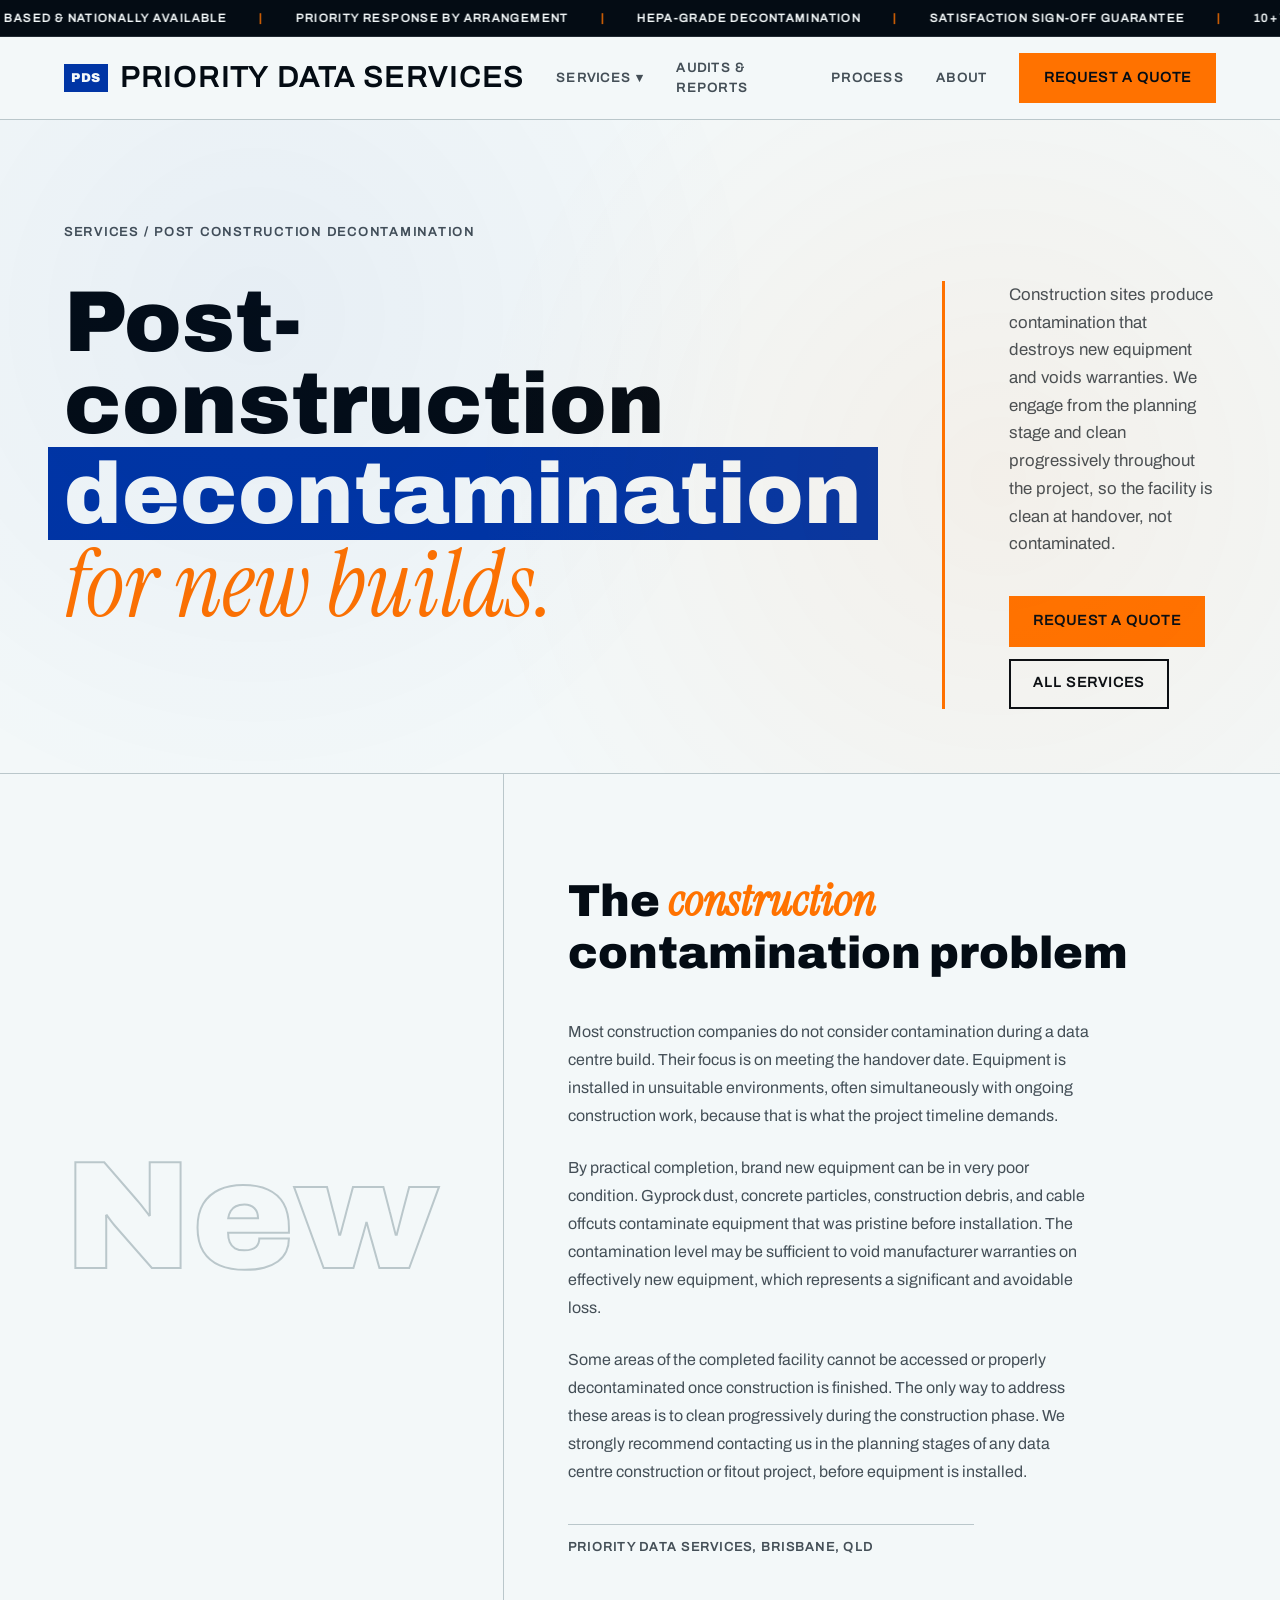
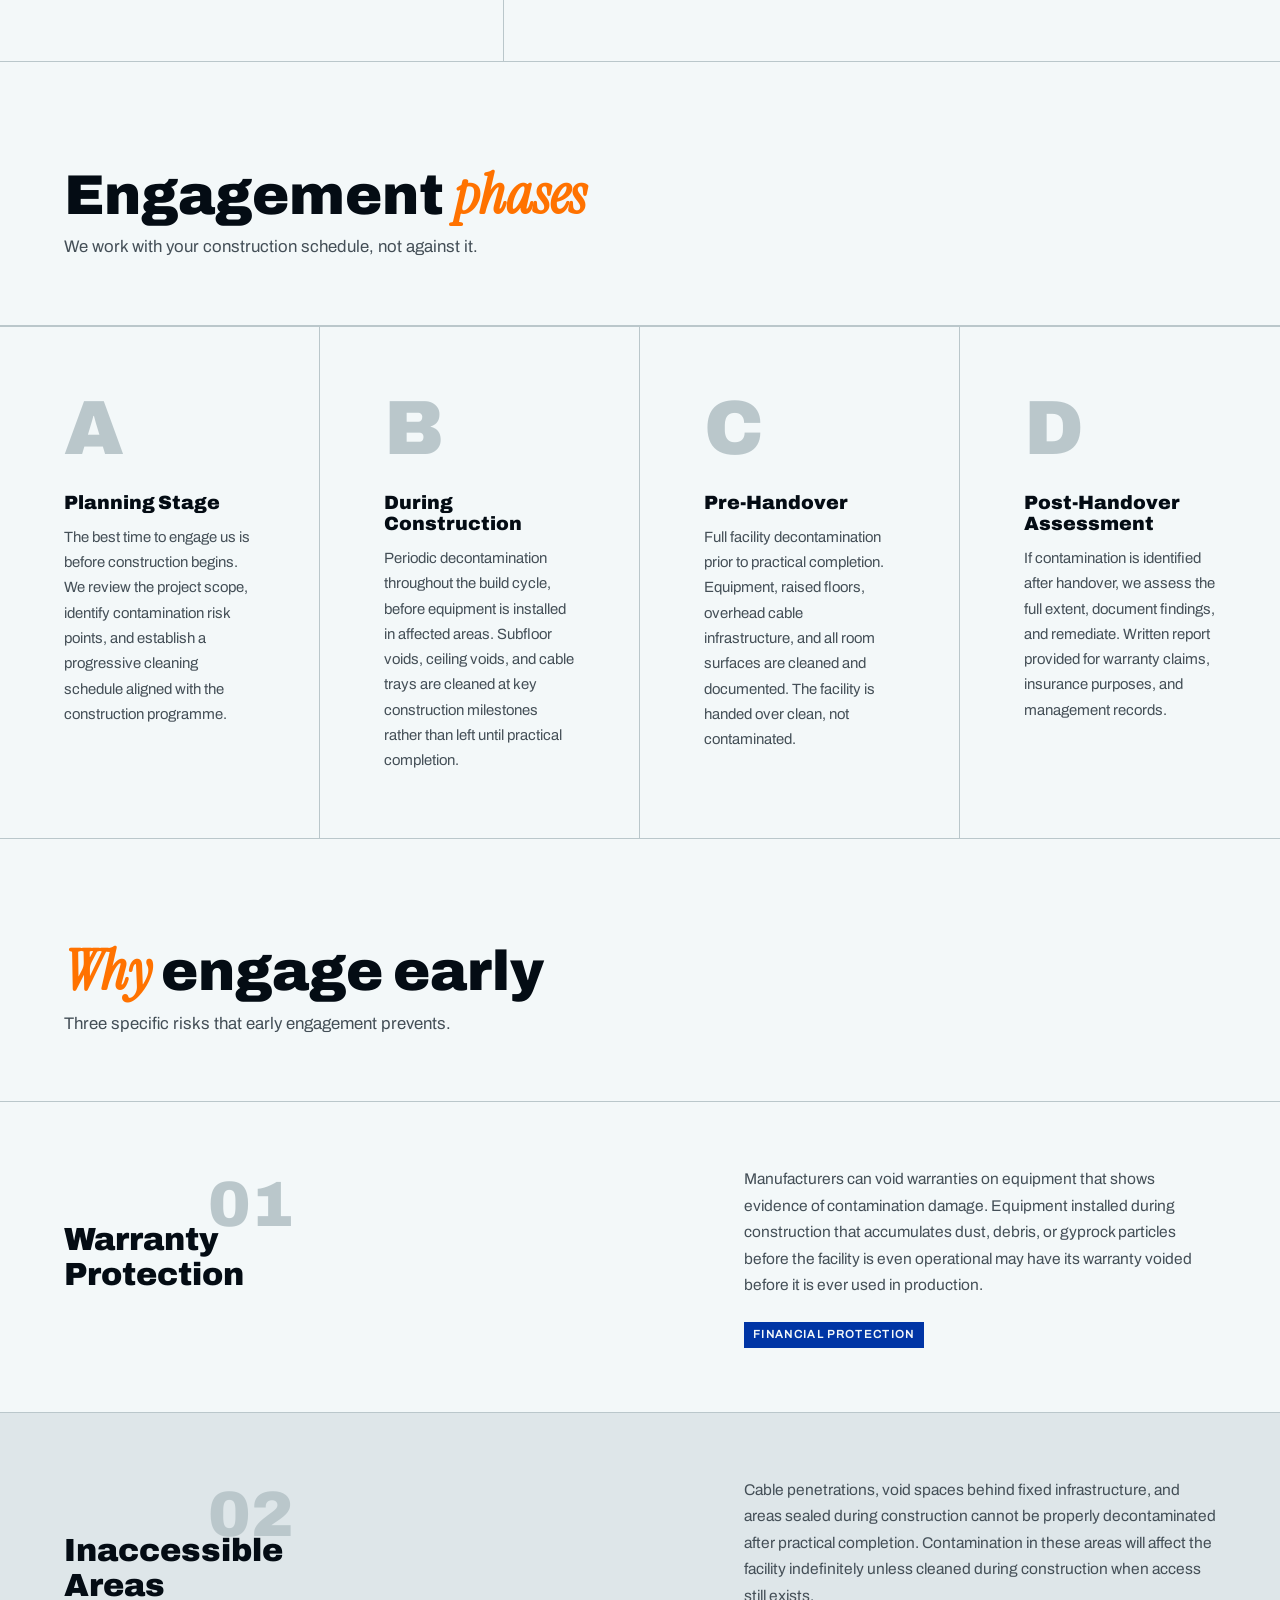
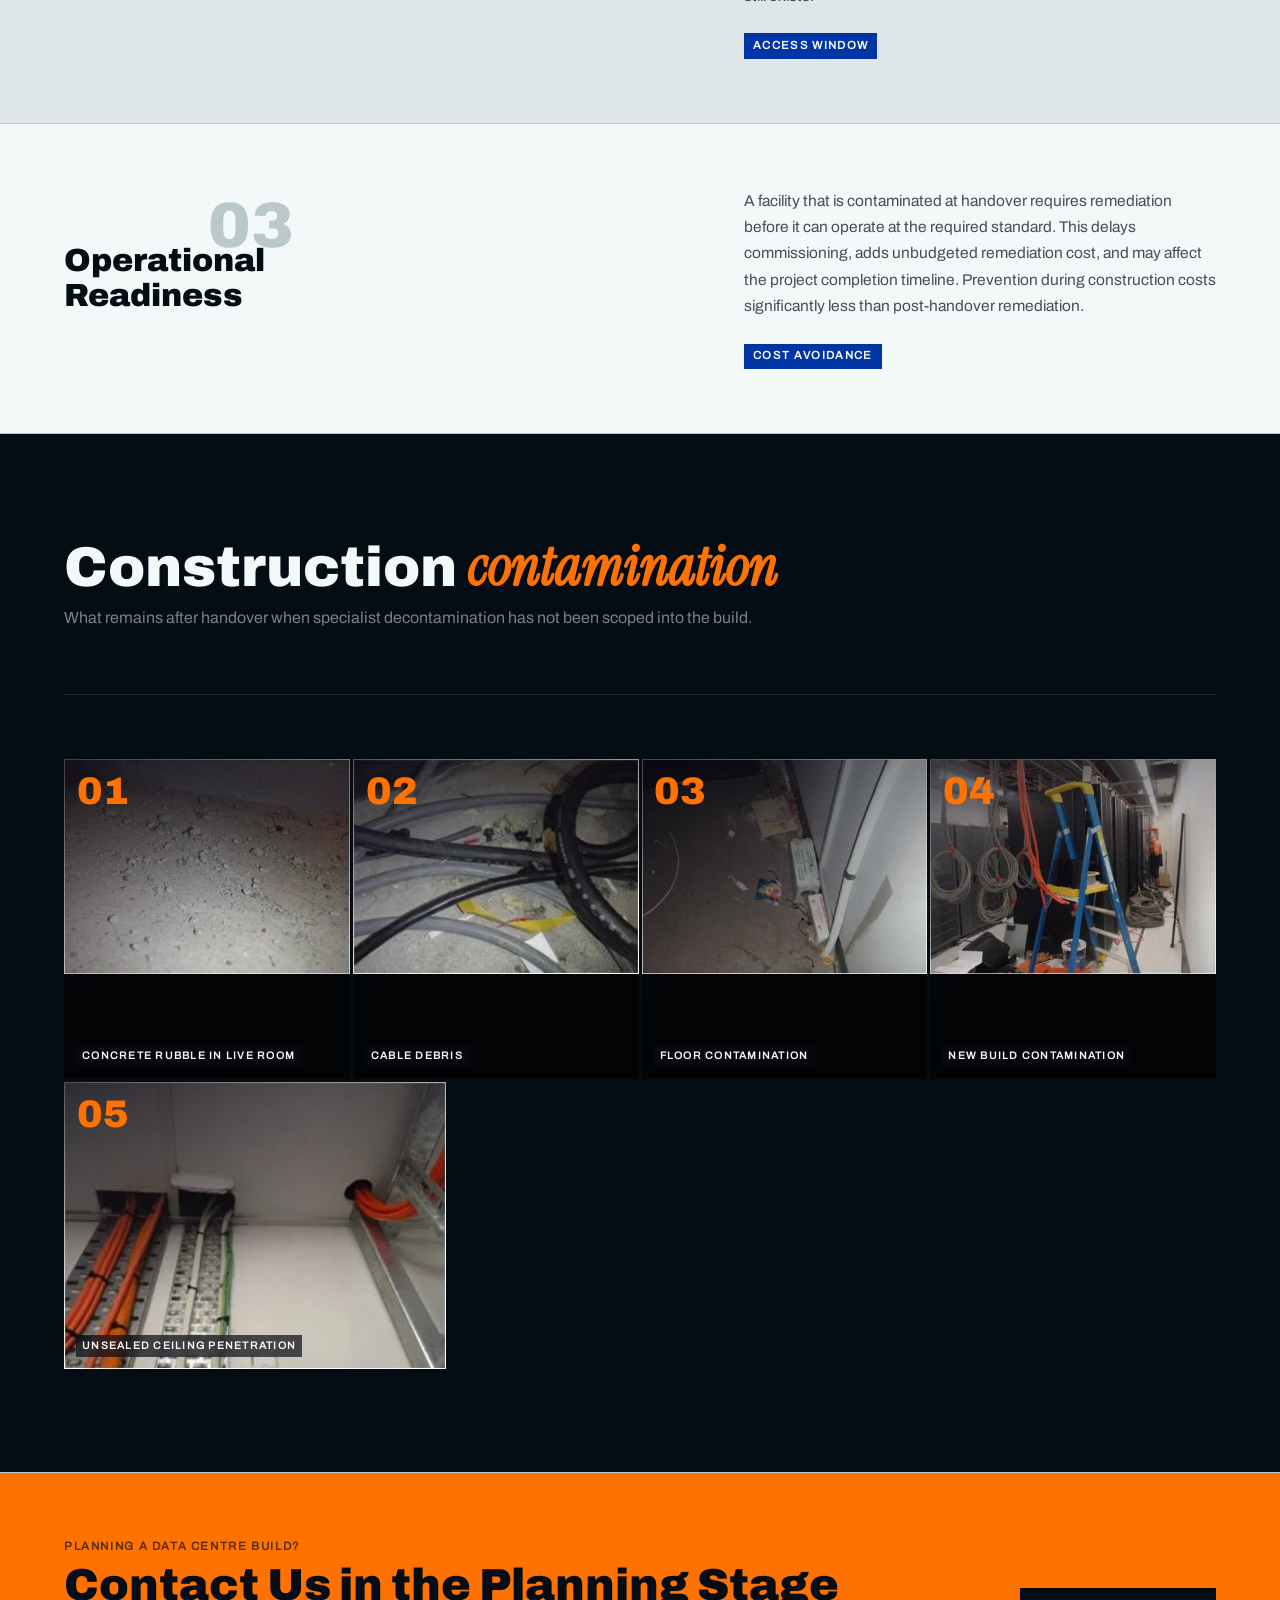
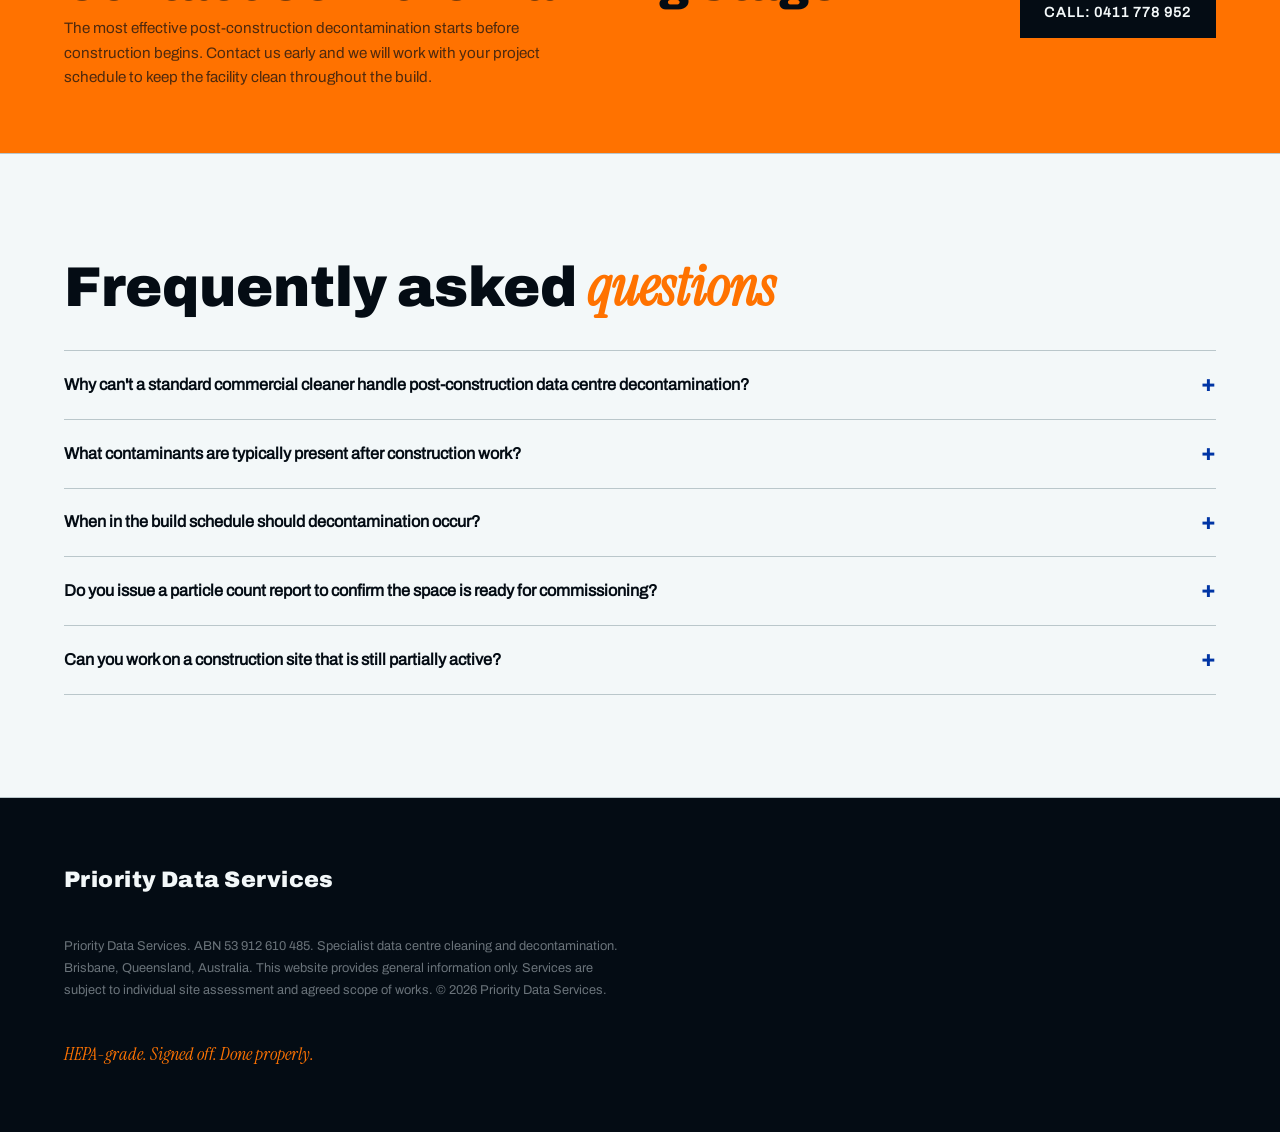
<file: post-construction-decontamination.html>
﻿<!DOCTYPE html>
<html lang="en-AU">
<head>
<meta charset="UTF-8">
<meta name="viewport" content="width=device-width, initial-scale=1.0">
<title>Post Construction Decontamination | Priority Data Services</title>
<meta name="description" content="Specialist post-construction and post-installation decontamination for data centres and communications rooms.">
<link rel="canonical" href="https://www.prioritydataservices.com.au/post-construction-decontamination.html">
<meta property="og:title" content="Post Construction Decontamination | Priority Data Services">
<meta property="og:description" content="Construction contamination in data centres voids warranties on new equipment. Specialist decontamination from planning stage through to practical completion.">
<meta property="og:type" content="website">
<meta property="og:url" content="https://www.prioritydataservices.com.au/post-construction-decontamination.html">
<meta name="twitter:card" content="summary_large_image">
<meta property="og:image" content="https://www.prioritydataservices.com.au/images/priority-data-services-og-share.webp">
<meta property="og:image:width" content="1200">
<meta property="og:image:height" content="630">
<meta name="twitter:title" content="Post Construction Decontamination | Priority Data Services">
<meta name="twitter:description" content="Protect your investment. Specialist post-construction decontamination for data centres from planning stage through to handover.">
<link rel="stylesheet" href="style.css">
<script type="application/ld+json">
{
  "@context": "https://schema.org",
  "@type": "Service",
  "name": "Post Construction Decontamination",
  "provider": {
    "@type": "LocalBusiness",
    "name": "Priority Data Services",
    "telephone": "+61411778952",
    "email": "info@prioritydataservices.com.au",
    "url": "https://www.prioritydataservices.com.au",
    "address": {
      "@type": "PostalAddress",
      "addressLocality": "Brisbane",
      "addressRegion": "QLD",
      "addressCountry": "AU"
    }
  },
  "description": "Specialist post-construction decontamination for data centres and communications rooms, protecting new equipment and warranties from construction contamination.",
  "areaServed": "Australia"
}
</script>
<script type="application/ld+json">
{
  "@context": "https://schema.org",
  "@type": "FAQPage",
  "mainEntity": [
    {
      "@type": "Question",
      "name": "Why can't a standard commercial cleaner handle post-construction data centre decontamination?",
      "acceptedAnswer": {
        "@type": "Answer",
        "text": "Standard commercial cleaners are equipped for visible surface soil. Construction contamination in a data centre includes sub-micron silica and concrete dust, swarf from cable cutting, fibreglass particles from cable jacketing, and VOC residues from sealants. These require HEPA-rated equipment to capture rather than redistribute. Commercial vacuums without HEPA filtration exhaust fine particles back into the space and into equipment intakes."
      }
    },
    {
      "@type": "Question",
      "name": "What contaminants are typically present after construction work?",
      "acceptedAnswer": {
        "@type": "Answer",
        "text": "Construction in and around data centre environments leaves concrete dust, gypsum, silica, metallic swarf from drilling and cutting, fibreglass from insulation and cabling, VOCs from adhesives and coatings, and general construction debris in subfloor and ceiling void spaces. These settle on raised floor surfaces and in equipment but are not visible without proper inspection lighting and the right assessment approach."
      }
    },
    {
      "@type": "Question",
      "name": "When in the build schedule should decontamination occur?",
      "acceptedAnswer": {
        "@type": "Answer",
        "text": "Ideally in stages. An interim clean after rough-in work removes heavy contamination before fit-out begins. A final decontamination after all trades have completed and before equipment commissioning ensures the facility meets a clean baseline before power-on. If you can only do one clean, immediately before equipment is installed is the most important point."
      }
    },
    {
      "@type": "Question",
      "name": "Do you issue a particle count report to confirm the space is ready for commissioning?",
      "acceptedAnswer": {
        "@type": "Answer",
        "text": "Yes. A particle count verification can be performed after decontamination to confirm that airborne contamination has been reduced to an acceptable level for commissioning. The report is dated and signed and can be provided to your project manager, commissioning engineer, or building owner as part of the project handover documentation."
      }
    },
    {
      "@type": "Question",
      "name": "Can you work on a construction site that is still partially active?",
      "acceptedAnswer": {
        "@type": "Answer",
        "text": "Yes. We coordinate with your site manager and work in completed or sealed zones. We are construction-site induction trained and carry appropriate insurance for active sites. Our protocol prevents cross-contamination between work areas so that cleaning one zone does not introduce contamination from adjacent active areas."
      }
    }
  ]
}
</script>
<!-- Cloudflare Web Analytics -->
<script defer src='https://static.cloudflareinsights.com/beacon.min.js' data-cf-beacon='{"token": "REPLACE_WITH_TOKEN"}'></script>
<link rel="icon" type="image/x-icon" href="favicon.ico">
<link rel="icon" type="image/png" href="favicon.png">
<link rel="apple-touch-icon" href="apple-touch-icon.png">
</head>
<body>

<div class="ticker" aria-hidden="true">
  <div class="ticker__track">
    <span>Brisbane based &amp; nationally available</span><span aria-hidden="true">|</span>
    <span>Priority response by arrangement</span><span aria-hidden="true">|</span>
    <span>HEPA-grade decontamination</span><span aria-hidden="true">|</span>
    <span>Satisfaction sign-off guarantee</span><span aria-hidden="true">|</span>
    <span>10+ years industry experience</span><span aria-hidden="true">|</span>
    <span>Zinc whisker remediation specialists</span><span aria-hidden="true">|</span>
  </div>
</div>

<header class="masthead">
  <a class="masthead__brand" href="index.html">
    <span class="masthead__mark">PDS</span>
    <span class="masthead__name">Priority&nbsp;Data&nbsp;Services</span>
  </a>
  <nav class="masthead__nav" aria-label="Primary">
    <div class="nav-item nav-item--dropdown">
      <button class="nav-dropdown__trigger" aria-expanded="false" aria-haspopup="true">
        Services <span class="nav-dropdown__arrow" aria-hidden="true">▾</span>
      </button>
      <ul class="nav-dropdown__menu" role="menu">
        <li><a href="data-centre-decontamination.html">Data Centre Decontamination</a></li>
        <li><a href="zinc-whisker-remediation.html">Zinc Whisker Remediation</a></li>
        <li><a href="post-construction-decontamination.html">Post-Construction Decontamination</a></li>
        <li><a href="ceiling-void-cleaning.html">Ceiling Void Cleaning</a></li>
        <li><a href="technical-restoration.html">Technical Restoration</a></li>
        <li><a href="internal-equipment-decontamination.html">Internal Equipment Decontamination</a></li>
        <li><a href="electrical-electronic-equipment-cleaning.html">Electrical &amp; Electronic Cleaning</a></li>
        <li><a href="office-equipment-cleaning.html">Office Equipment Cleaning</a></li>
        <li><a href="commercial-kitchen-remediation.html">Commercial Kitchen Remediation</a></li>
        <li><a href="equipment-and-products.html">Equipment &amp; Products</a></li>
      </ul>
    </div>
    <a href="audits-reports.html">Audits &amp; Reports</a>
    <a href="index.html#process">Process</a>
    <a href="index.html#about">About</a>
  </nav>
  <button class="hamburger" aria-label="Open menu" aria-expanded="false" aria-controls="mobile-nav">
    <span></span><span></span><span></span>
  </button>
  <a class="btn btn--alert masthead__cta" href="index.html#contact">Request a quote</a>
</header>

<!-- Mobile nav drawer -->
<div class="mobile-nav" id="mobile-nav" aria-hidden="true">
  <button class="mobile-nav__close" aria-label="Close menu">&#215;</button>
  <nav aria-label="Mobile navigation">
    <p class="mobile-nav__heading">Services</p>
    <a href="data-centre-decontamination.html">Data Centre Decontamination</a>
    <a href="zinc-whisker-remediation.html">Zinc Whisker Remediation</a>
    <a href="post-construction-decontamination.html">Post-Construction Decontamination</a>
    <a href="ceiling-void-cleaning.html">Ceiling Void Cleaning</a>
    <a href="technical-restoration.html">Technical Restoration</a>
    <a href="internal-equipment-decontamination.html">Internal Equipment Decontamination</a>
    <a href="electrical-electronic-equipment-cleaning.html">Electrical &amp; Electronic Cleaning</a>
    <a href="office-equipment-cleaning.html">Office Equipment Cleaning</a>
    <a href="commercial-kitchen-remediation.html">Commercial Kitchen Remediation</a>
    <p class="mobile-nav__heading">More</p>
    <a href="audits-reports.html">Audits &amp; Reports</a>
    <a href="equipment-and-products.html">Equipment &amp; Products</a>
    <a href="index.html#process">Process</a>
    <a href="index.html#about">About</a>
    <a href="index.html#contact" class="mobile-nav__cta">Request a quote</a>
  </nav>
</div>





<main id="top">

  <section class="hero hero--page">
    <p class="hero__kicker reveal-load" style="--i:0">Services / Post Construction Decontamination</p>
    <h1 class="hero__title">
      <span class="hero__line reveal-load" style="--i:1">Post-construction</span>
      <span class="hero__line hero__line--accent reveal-load" style="--i:2">decontamination</span>
      <span class="hero__line hero__line--serif reveal-load" style="--i:3">for new builds.</span>
    </h1>
    <div class="hero__aside reveal-load" style="--i:4">
      <p>Construction sites produce contamination that destroys new equipment and voids warranties. We engage from the planning stage and clean progressively throughout the project, so the facility is clean at handover, not contaminated.</p>
      <div class="hero__actions">
        <a class="btn btn--alert" href="index.html#contact">Request a quote</a>
        <a class="btn btn--ghost" href="index.html#services">All services</a>
      </div>
    </div>
  </section>

  <section class="about" id="content">
    <div class="about__giant reveal" aria-hidden="true">New</div>
    <div class="about__copy reveal">
      <h2>The <em>construction</em> contamination problem</h2>
      <p>Most construction companies do not consider contamination during a data centre build. Their focus is on meeting the handover date. Equipment is installed in unsuitable environments, often simultaneously with ongoing construction work, because that is what the project timeline demands.</p>
      <p>By practical completion, brand new equipment can be in very poor condition. Gyprock dust, concrete particles, construction debris, and cable offcuts contaminate equipment that was pristine before installation. The contamination level may be sufficient to void manufacturer warranties on effectively new equipment, which represents a significant and avoidable loss.</p>
      <p>Some areas of the completed facility cannot be accessed or properly decontaminated once construction is finished. The only way to address these areas is to clean progressively during the construction phase. We strongly recommend contacting us in the planning stages of any data centre construction or fitout project, before equipment is installed.</p>
      <p class="about__sign">Priority Data Services, Brisbane, QLD</p>
    </div>
  </section>

  <section class="process" id="phases">
    <header class="section-head reveal">
      <h2>Engagement <em>phases</em></h2>
      <p>We work with your construction schedule, not against it.</p>
    </header>
    <ol class="process__list">
      <li class="process__step reveal">
        <span class="process__no">A</span>
        <h3>Planning Stage</h3>
        <p>The best time to engage us is before construction begins. We review the project scope, identify contamination risk points, and establish a progressive cleaning schedule aligned with the construction programme.</p>
      </li>
      <li class="process__step reveal">
        <span class="process__no">B</span>
        <h3>During Construction</h3>
        <p>Periodic decontamination throughout the build cycle, before equipment is installed in affected areas. Subfloor voids, <a href="ceiling-void-cleaning.html">ceiling voids</a>, and cable trays are cleaned at key construction milestones rather than left until practical completion.</p>
      </li>
      <li class="process__step reveal">
        <span class="process__no">C</span>
        <h3>Pre-Handover</h3>
        <p>Full facility decontamination prior to practical completion. Equipment, raised floors, overhead cable infrastructure, and all room surfaces are cleaned and documented. The facility is handed over clean, not contaminated.</p>
      </li>
      <li class="process__step reveal">
        <span class="process__no">D</span>
        <h3>Post-Handover Assessment</h3>
        <p>If contamination is identified after handover, we assess the full extent, document findings, and remediate. <a href="audits-reports.html">Written report</a> provided for warranty claims, insurance purposes, and management records.</p>
      </li>
    </ol>
  </section>

  <section class="services" id="protection">
    <header class="section-head reveal">
      <h2><em>Why</em> engage early</h2>
      <p>Three specific risks that early engagement prevents.</p>
    </header>

    <article class="service reveal">
      <span class="service__no">01</span>
      <h3 class="service__title">Warranty<br>Protection</h3>
      <p class="service__body">Manufacturers can void warranties on equipment that shows evidence of contamination damage. Equipment installed during construction that accumulates dust, debris, or gyprock particles before the facility is even operational may have its warranty voided before it is ever used in production.</p>
      <span class="service__tag">Financial protection</span>
    </article>

    <article class="service service--flip reveal">
      <span class="service__no">02</span>
      <h3 class="service__title">Inaccessible<br>Areas</h3>
      <p class="service__body">Cable penetrations, void spaces behind fixed infrastructure, and areas sealed during construction cannot be properly decontaminated after practical completion. Contamination in these areas will affect the facility indefinitely unless cleaned during construction when access still exists.</p>
      <span class="service__tag">Access window</span>
    </article>

    <article class="service reveal">
      <span class="service__no">03</span>
      <h3 class="service__title">Operational<br>Readiness</h3>
      <p class="service__body">A facility that is contaminated at handover requires remediation before it can operate at the required standard. This delays commissioning, adds unbudgeted remediation cost, and may affect the project completion timeline. Prevention during construction costs significantly less than <a href="data-centre-decontamination.html">post-handover remediation</a>.</p>
      <span class="service__tag">Cost avoidance</span>
    </article>
  </section>

  <section class="evidence reveal" aria-label="Post-construction contamination examples">
    <div class="evidence__head">
      <h2>Construction <em>contamination</em></h2>
      <p>What remains after handover when specialist decontamination has not been scoped into the build.</p>
    </div>
    <div class="evidence__grid">
      <div class="evidence__item">
        <img src="images/priority-data-services-construction-concrete-rubble.webp" alt="Concrete rubble and masonry debris left in data centre post-construction" loading="lazy">
        <div class="evidence__overlay"></div>
        <span class="evidence__no">01</span>
        <span class="evidence__tag">Concrete rubble in live room</span>
      </div>
      <div class="evidence__item">
        <img src="images/priority-data-services-construction-cable-debris.webp" alt="Cable offcuts and construction debris between server racks" loading="lazy">
        <div class="evidence__overlay"></div>
        <span class="evidence__no">02</span>
        <span class="evidence__tag">Cable debris</span>
      </div>
      <div class="evidence__item">
        <img src="images/priority-data-services-construction-floor-debris.webp" alt="Fine construction dust and debris on raised floor after fitout works" loading="lazy">
        <div class="evidence__overlay"></div>
        <span class="evidence__no">03</span>
        <span class="evidence__tag">Floor contamination</span>
      </div>
      <div class="evidence__item">
        <img src="images/priority-data-services-new-build-room-contamination.webp" alt="New data centre room with visible construction contamination before decontamination" loading="lazy">
        <div class="evidence__overlay"></div>
        <span class="evidence__no">04</span>
        <span class="evidence__tag">New build contamination</span>
      </div>
      <div class="evidence__item">
        <img src="images/priority-data-services-post-construction-ceiling-gap.webp" alt="Unsealed ceiling penetration in post-construction data centre creating contamination pathway" loading="lazy">
        <div class="evidence__overlay"></div>
        <span class="evidence__no">05</span>
        <span class="evidence__tag">Unsealed ceiling penetration</span>
      </div>
    </div>
  </section>

  <section class="emergency" aria-label="Engage early">
    <div class="emergency__inner reveal">
      <div class="emergency__copy">
        <p class="emergency__eyebrow">Planning a data centre build?</p>
        <h2 class="emergency__title">Contact Us in the Planning Stage</h2>
        <p class="emergency__sub">The most effective post-construction decontamination starts before construction begins. Contact us early and we will work with your project schedule to keep the facility clean throughout the build.</p>
      </div>
      <a class="btn btn--ink emergency__cta" href="tel:+61411778952">Call: 0411 778 952</a>
    </div>
  </section>

  <section class="faq" id="faq">
    <header class="section-head reveal">
      <h2>Frequently asked <em>questions</em></h2>
    </header>
    <div class="faq__list">
      <details class="faq__item reveal">
        <summary class="faq__q">Why can't a standard commercial cleaner handle post-construction data centre decontamination?</summary>
        <p class="faq__a">Standard commercial cleaners are equipped for visible surface soil. Construction contamination in a data centre includes sub-micron silica and concrete dust, swarf from cable cutting, fibreglass particles from cable jacketing, and VOC residues from sealants. These require HEPA-rated equipment to capture rather than redistribute. Commercial vacuums without HEPA filtration exhaust fine particles back into the space and into equipment intakes.</p>
      </details>
      <details class="faq__item reveal">
        <summary class="faq__q">What contaminants are typically present after construction work?</summary>
        <p class="faq__a">Construction in and around data centre environments leaves concrete dust, gypsum, silica, metallic swarf from drilling and cutting, fibreglass from insulation and cabling, VOCs from adhesives and coatings, and general construction debris in subfloor and ceiling void spaces. These settle on raised floor surfaces and in equipment but are not visible without proper inspection lighting and the right assessment approach.</p>
      </details>
      <details class="faq__item reveal">
        <summary class="faq__q">When in the build schedule should decontamination occur?</summary>
        <p class="faq__a">Ideally in stages. An interim clean after rough-in work removes heavy contamination before fit-out begins. A final decontamination after all trades have completed and before equipment commissioning ensures the facility meets a clean baseline before power-on. If you can only do one clean, immediately before equipment is installed is the most important point.</p>
      </details>
      <details class="faq__item reveal">
        <summary class="faq__q">Do you issue a particle count report to confirm the space is ready for commissioning?</summary>
        <p class="faq__a">Yes. A particle count verification can be performed after decontamination to confirm that airborne contamination has been reduced to an acceptable level for commissioning. The report is dated and signed and can be provided to your project manager, commissioning engineer, or building owner as part of the project handover documentation.</p>
      </details>
      <details class="faq__item reveal">
        <summary class="faq__q">Can you work on a construction site that is still partially active?</summary>
        <p class="faq__a">Yes. We coordinate with your site manager and work in completed or sealed zones. We are construction-site induction trained and carry appropriate insurance for active sites. Our protocol prevents cross-contamination between work areas so that cleaning one zone does not introduce contamination from adjacent active areas.</p>
      </details>
    </div>
  </section>

</main>

<footer class="footer">
  <p class="footer__brand">Priority&nbsp;Data&nbsp;Services</p>
  <p class="footer__legal">Priority Data Services. ABN 53 912 610 485. Specialist data centre cleaning and decontamination. Brisbane, Queensland, Australia. This website provides general information only. Services are subject to individual site assessment and agreed scope of works. &copy; 2026 Priority Data Services.</p>
  <p class="footer__meta"><em>HEPA-grade. Signed off. Done properly.</em></p>
</footer>
<script src="app.js" defer></script>
</body>
</html>
</file>
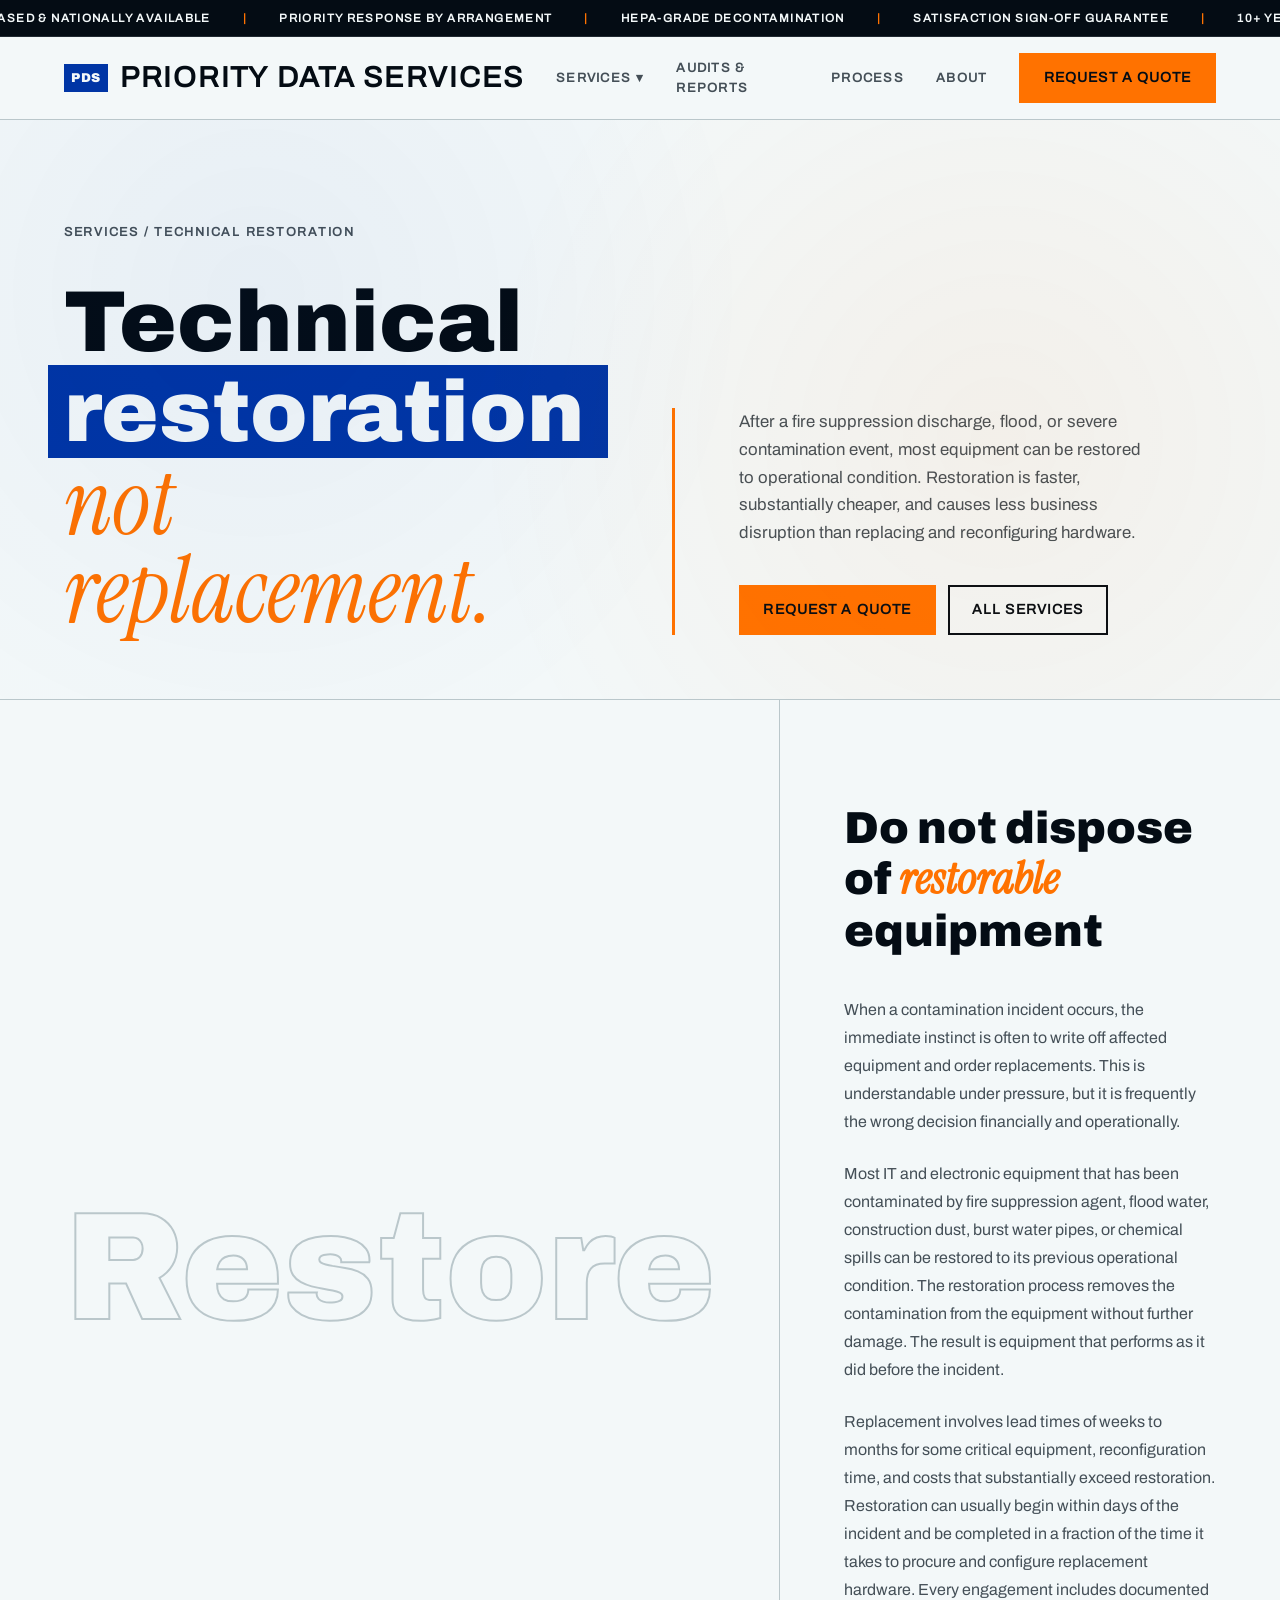
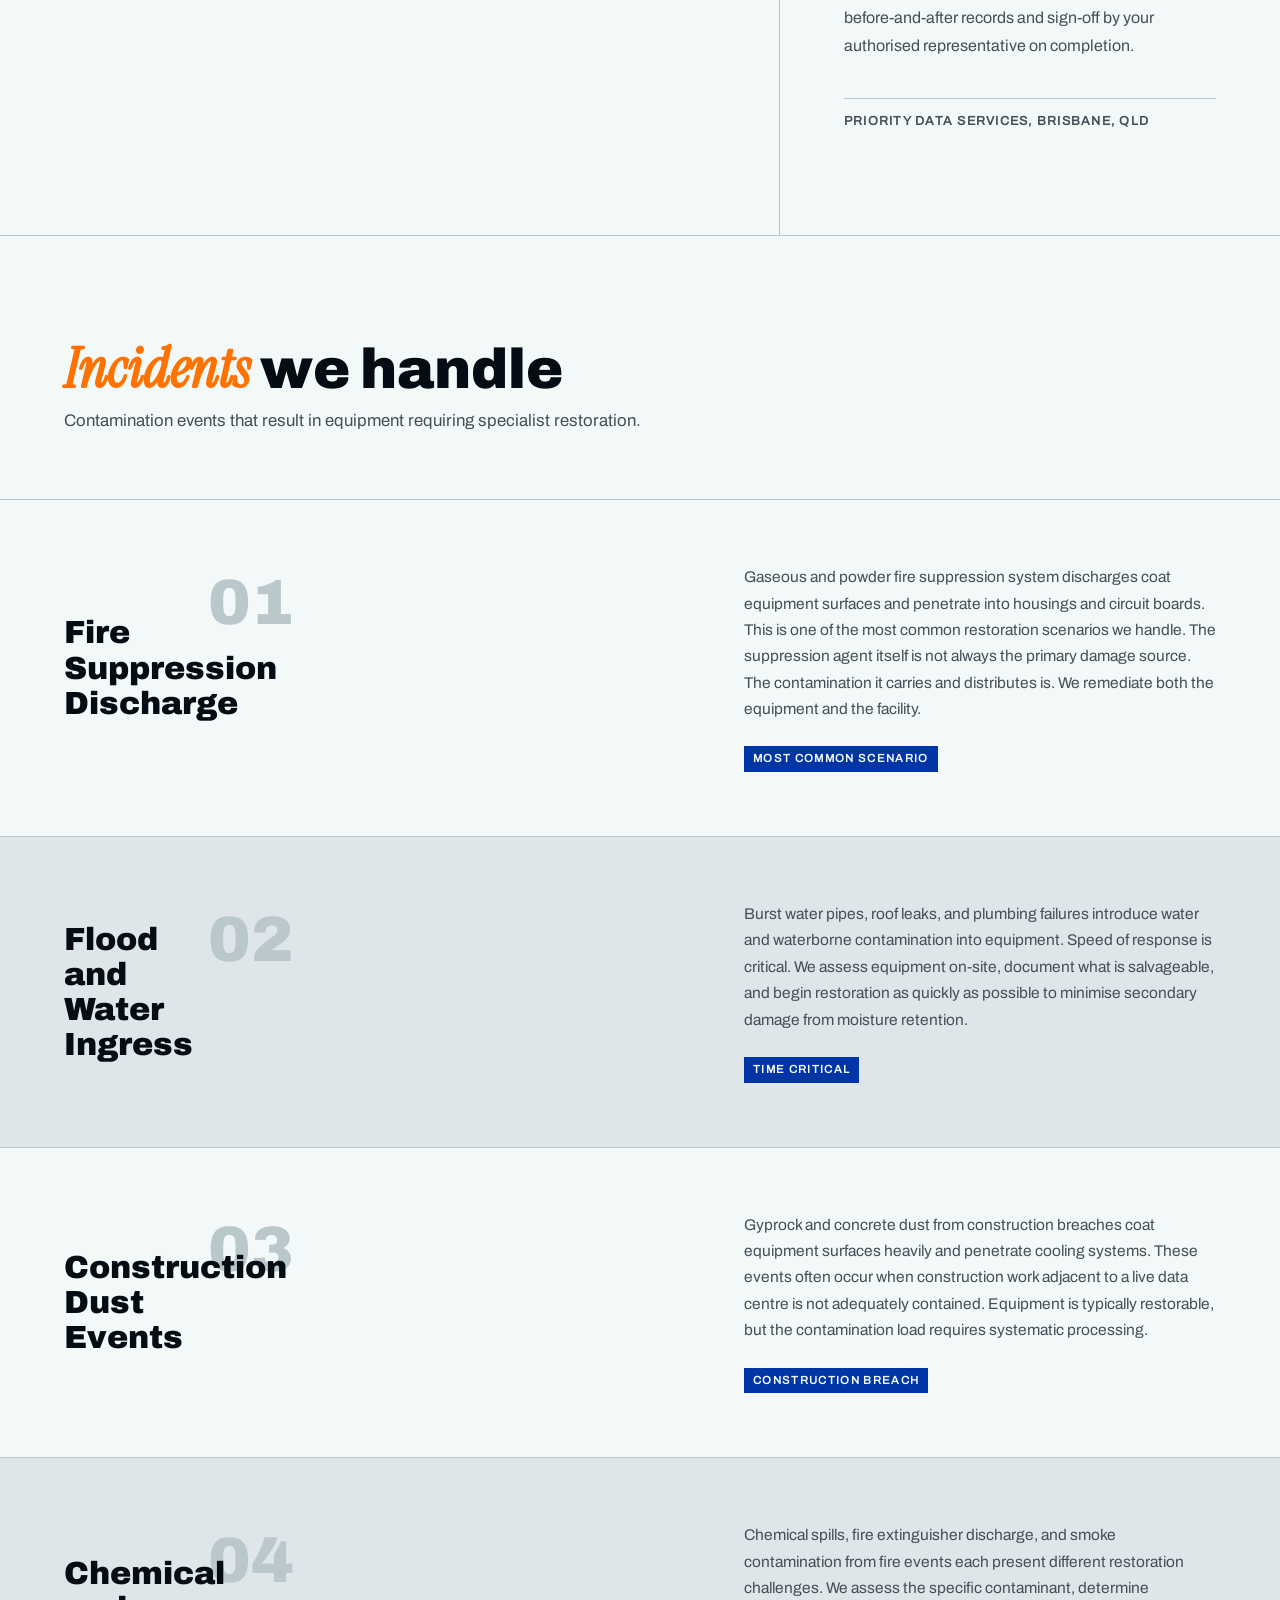
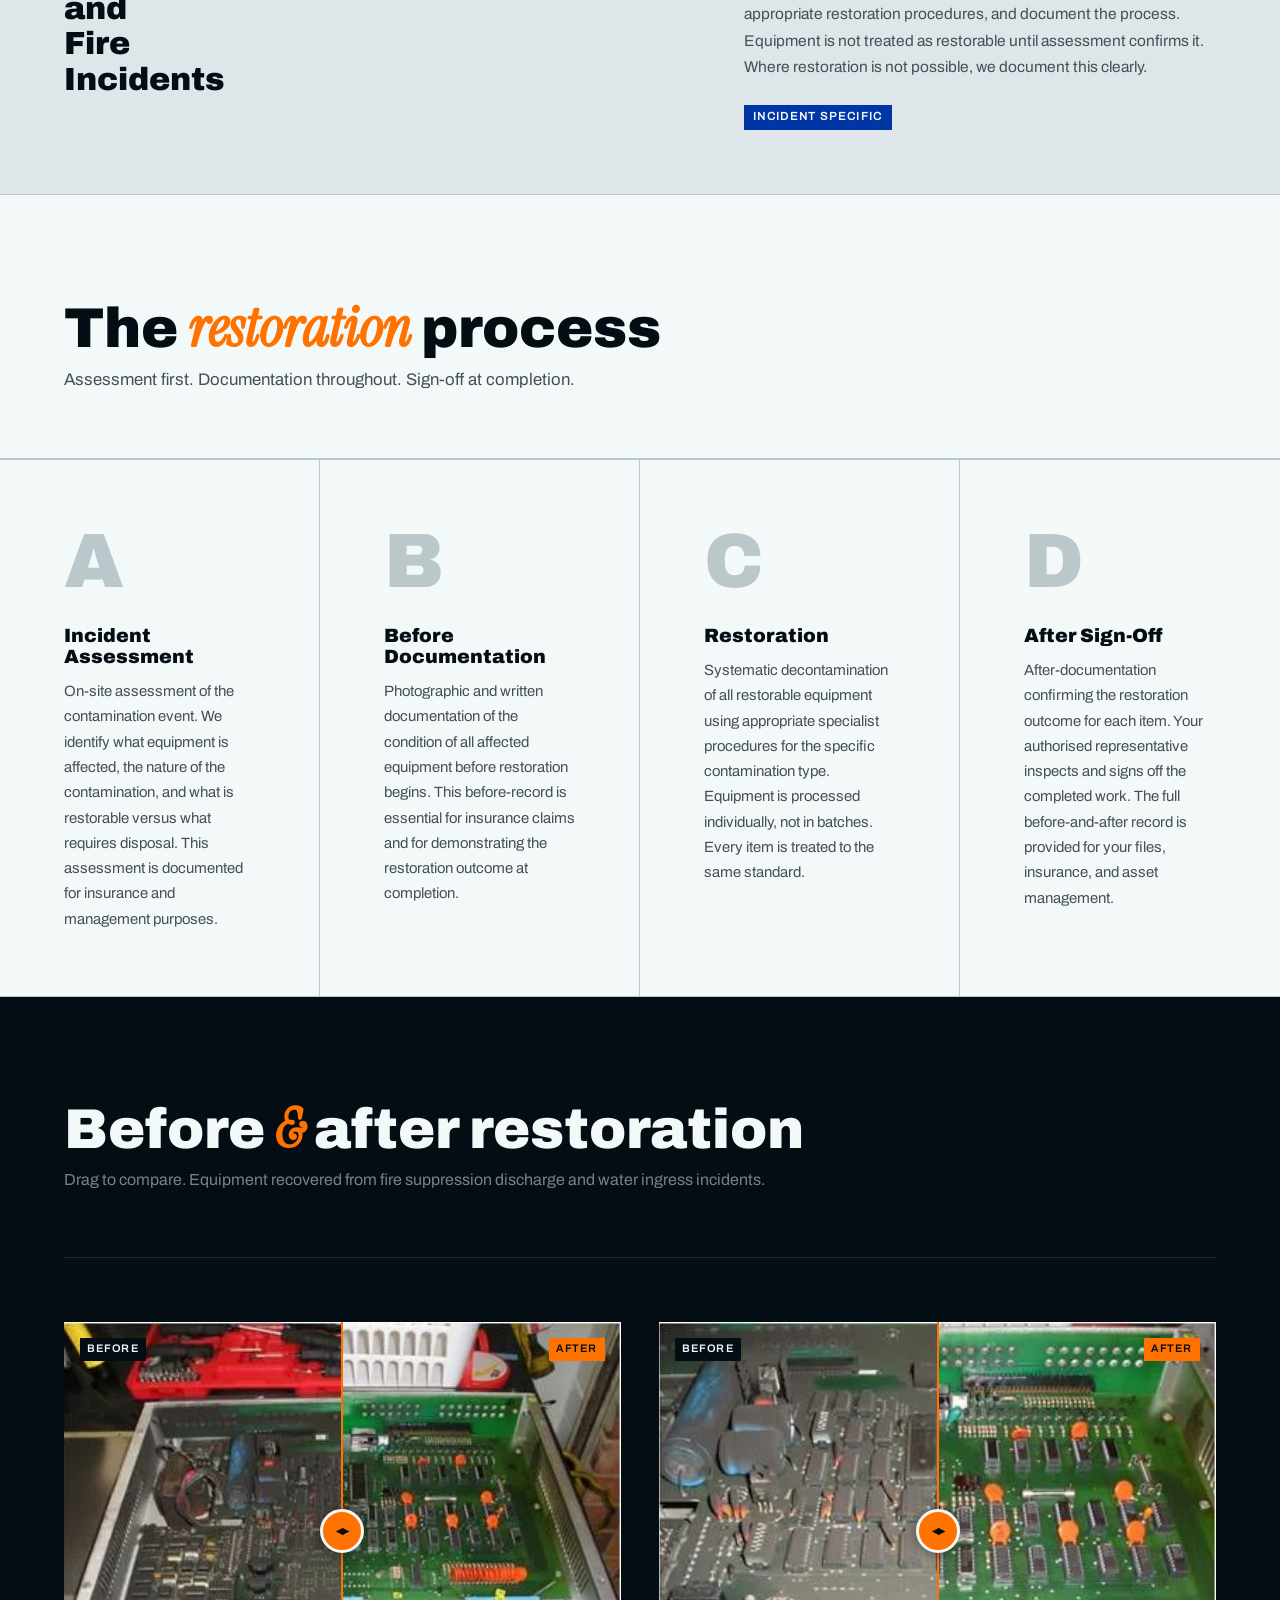
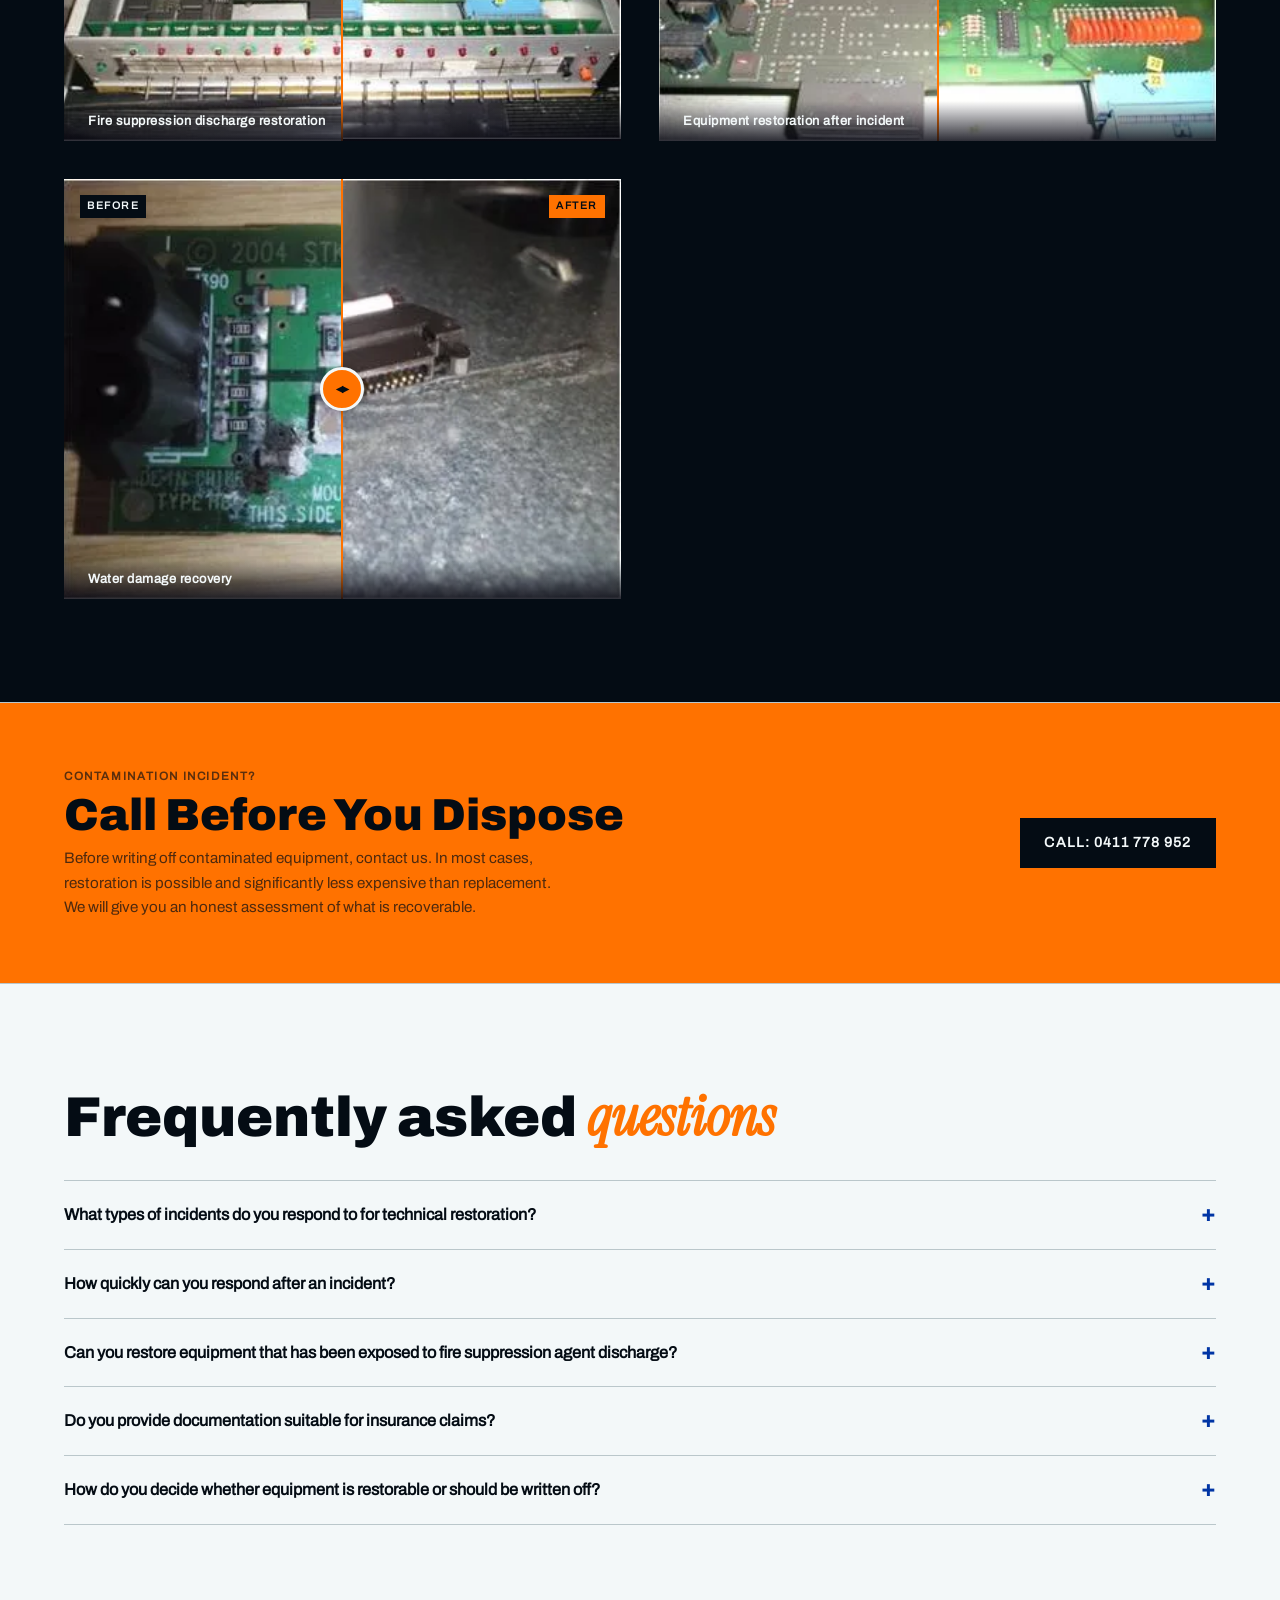
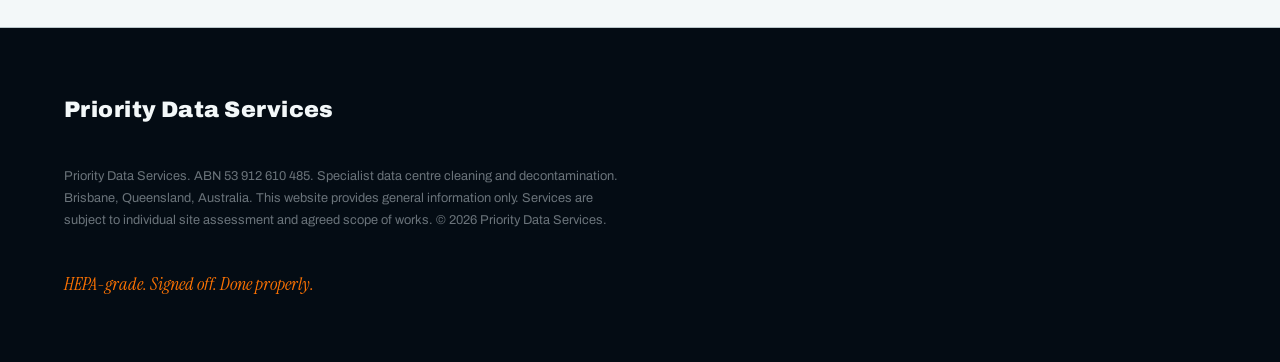
<file: technical-restoration.html>
﻿<!DOCTYPE html>
<html lang="en-AU">
<head>
<meta charset="UTF-8">
<meta name="viewport" content="width=device-width, initial-scale=1.0">
<title>Technical Restoration | Priority Data Services</title>
<meta name="description" content="Technical restoration of IT and electronic equipment after fire, flood, construction dust, or chemical spill.">
<link rel="canonical" href="https://www.prioritydataservices.com.au/technical-restoration.html">
<meta property="og:title" content="Technical Restoration | Priority Data Services">
<meta property="og:description" content="Most contaminated equipment can be restored. Faster than replacement, substantially cheaper, with a satisfaction sign-off guarantee.">
<meta property="og:type" content="website">
<meta property="og:url" content="https://www.prioritydataservices.com.au/technical-restoration.html">
<meta name="twitter:card" content="summary_large_image">
<meta property="og:image" content="https://www.prioritydataservices.com.au/images/priority-data-services-og-share.webp">
<meta property="og:image:width" content="1200">
<meta property="og:image:height" content="630">
<meta name="twitter:title" content="Technical Restoration | Priority Data Services">
<meta name="twitter:description" content="Technical restoration of IT and electronic equipment after contamination incidents. Do not dispose of equipment that can be restored.">
<link rel="stylesheet" href="style.css">
<script type="application/ld+json">
{
  "@context": "https://schema.org",
  "@type": "Service",
  "name": "Technical Restoration",
  "provider": {
    "@type": "LocalBusiness",
    "name": "Priority Data Services",
    "telephone": "+61411778952",
    "email": "info@prioritydataservices.com.au",
    "url": "https://www.prioritydataservices.com.au",
    "address": {
      "@type": "PostalAddress",
      "addressLocality": "Brisbane",
      "addressRegion": "QLD",
      "addressCountry": "AU"
    }
  },
  "description": "Technical restoration of IT and electronic equipment contaminated by fire, flood, construction dust, chemical spill, or fire suppression discharge.",
  "areaServed": "Australia"
}
</script>
<script type="application/ld+json">
{
  "@context": "https://schema.org",
  "@type": "FAQPage",
  "mainEntity": [
    {
      "@type": "Question",
      "name": "What types of incidents do you respond to for technical restoration?",
      "acceptedAnswer": {
        "@type": "Answer",
        "text": "We respond to water ingress from burst pipes, roof leaks, and HVAC condensate failures; fire suppression system discharge including FM-200, CO2, and dry powder events; smoke and soot contamination from fires in or adjacent to data halls; and flood events involving subfloor water ingestion. Each incident type requires a different decontamination approach and we assess the specific contamination on site before beginning any restoration work."
      }
    },
    {
      "@type": "Question",
      "name": "How quickly can you respond after an incident?",
      "acceptedAnswer": {
        "@type": "Answer",
        "text": "We prioritise incident response calls and will advise you of our earliest available attendance during our initial phone conversation. Rapid response matters because corrosion from water and suppression agent residues begins within hours on exposed circuit boards and metallic components. The faster the contamination is addressed, the higher the recovery rate for affected equipment."
      }
    },
    {
      "@type": "Question",
      "name": "Can you restore equipment that has been exposed to fire suppression agent discharge?",
      "acceptedAnswer": {
        "@type": "Answer",
        "text": "Yes. FM-200 and similar clean agent systems leave a residue on surfaces that must be removed before equipment is returned to service. Dry powder systems are more severe and leave a fine corrosive powder that requires more intensive cleaning. CO2 discharge events typically leave less residue but create condensation and cold-shock risks. We assess and document the contamination type, clean all affected surfaces and internal assemblies, and provide a completion report confirming what was addressed."
      }
    },
    {
      "@type": "Question",
      "name": "Do you provide documentation suitable for insurance claims?",
      "acceptedAnswer": {
        "@type": "Answer",
        "text": "Yes. Our incident response reports include photographic evidence of contamination before and after restoration, a description of the decontamination work performed, an itemised record of all equipment assessed, and findings on the condition of each item. This documentation is formatted to support insurance claims, procurement decisions, and asset write-off assessments."
      }
    },
    {
      "@type": "Question",
      "name": "How do you decide whether equipment is restorable or should be written off?",
      "acceptedAnswer": {
        "@type": "Answer",
        "text": "We carry out a visual and functional assessment of each item during the restoration process. Equipment that shows corrosion on circuit board traces, damaged connector contacts, or physical warping from heat is flagged for your technical team to evaluate. We do not make procurement decisions on your behalf, but we will give you a clear written assessment of what we found so that your team or insurer can make an informed call on each asset."
      }
    }
  ]
}
</script>
<!-- Cloudflare Web Analytics -->
<script defer src='https://static.cloudflareinsights.com/beacon.min.js' data-cf-beacon='{"token": "REPLACE_WITH_TOKEN"}'></script>
<link rel="icon" type="image/x-icon" href="favicon.ico">
<link rel="icon" type="image/png" href="favicon.png">
<link rel="apple-touch-icon" href="apple-touch-icon.png">
</head>
<body>

<div class="ticker" aria-hidden="true">
  <div class="ticker__track">
    <span>Brisbane based &amp; nationally available</span><span aria-hidden="true">|</span>
    <span>Priority response by arrangement</span><span aria-hidden="true">|</span>
    <span>HEPA-grade decontamination</span><span aria-hidden="true">|</span>
    <span>Satisfaction sign-off guarantee</span><span aria-hidden="true">|</span>
    <span>10+ years industry experience</span><span aria-hidden="true">|</span>
    <span>Zinc whisker remediation specialists</span><span aria-hidden="true">|</span>
  </div>
</div>

<header class="masthead">
  <a class="masthead__brand" href="index.html">
    <span class="masthead__mark">PDS</span>
    <span class="masthead__name">Priority&nbsp;Data&nbsp;Services</span>
  </a>
  <nav class="masthead__nav" aria-label="Primary">
    <div class="nav-item nav-item--dropdown">
      <button class="nav-dropdown__trigger" aria-expanded="false" aria-haspopup="true">
        Services <span class="nav-dropdown__arrow" aria-hidden="true">▾</span>
      </button>
      <ul class="nav-dropdown__menu" role="menu">
        <li><a href="data-centre-decontamination.html">Data Centre Decontamination</a></li>
        <li><a href="zinc-whisker-remediation.html">Zinc Whisker Remediation</a></li>
        <li><a href="post-construction-decontamination.html">Post-Construction Decontamination</a></li>
        <li><a href="ceiling-void-cleaning.html">Ceiling Void Cleaning</a></li>
        <li><a href="technical-restoration.html">Technical Restoration</a></li>
        <li><a href="internal-equipment-decontamination.html">Internal Equipment Decontamination</a></li>
        <li><a href="electrical-electronic-equipment-cleaning.html">Electrical &amp; Electronic Cleaning</a></li>
        <li><a href="office-equipment-cleaning.html">Office Equipment Cleaning</a></li>
        <li><a href="commercial-kitchen-remediation.html">Commercial Kitchen Remediation</a></li>
        <li><a href="equipment-and-products.html">Equipment &amp; Products</a></li>
      </ul>
    </div>
    <a href="audits-reports.html">Audits &amp; Reports</a>
    <a href="index.html#process">Process</a>
    <a href="index.html#about">About</a>
  </nav>
  <button class="hamburger" aria-label="Open menu" aria-expanded="false" aria-controls="mobile-nav">
    <span></span><span></span><span></span>
  </button>
  <a class="btn btn--alert masthead__cta" href="index.html#contact">Request a quote</a>
</header>

<!-- Mobile nav drawer -->
<div class="mobile-nav" id="mobile-nav" aria-hidden="true">
  <button class="mobile-nav__close" aria-label="Close menu">&#215;</button>
  <nav aria-label="Mobile navigation">
    <p class="mobile-nav__heading">Services</p>
    <a href="data-centre-decontamination.html">Data Centre Decontamination</a>
    <a href="zinc-whisker-remediation.html">Zinc Whisker Remediation</a>
    <a href="post-construction-decontamination.html">Post-Construction Decontamination</a>
    <a href="ceiling-void-cleaning.html">Ceiling Void Cleaning</a>
    <a href="technical-restoration.html">Technical Restoration</a>
    <a href="internal-equipment-decontamination.html">Internal Equipment Decontamination</a>
    <a href="electrical-electronic-equipment-cleaning.html">Electrical &amp; Electronic Cleaning</a>
    <a href="office-equipment-cleaning.html">Office Equipment Cleaning</a>
    <a href="commercial-kitchen-remediation.html">Commercial Kitchen Remediation</a>
    <p class="mobile-nav__heading">More</p>
    <a href="audits-reports.html">Audits &amp; Reports</a>
    <a href="equipment-and-products.html">Equipment &amp; Products</a>
    <a href="index.html#process">Process</a>
    <a href="index.html#about">About</a>
    <a href="index.html#contact" class="mobile-nav__cta">Request a quote</a>
  </nav>
</div>





<main id="top">

  <section class="hero hero--page">
    <p class="hero__kicker reveal-load" style="--i:0">Services / Technical Restoration</p>
    <h1 class="hero__title">
      <span class="hero__line reveal-load" style="--i:1">Technical</span>
      <span class="hero__line hero__line--accent reveal-load" style="--i:2">restoration</span>
      <span class="hero__line hero__line--serif reveal-load" style="--i:3">not replacement.</span>
    </h1>
    <div class="hero__aside reveal-load" style="--i:4">
      <p>After a fire suppression discharge, flood, or severe contamination event, most equipment can be restored to operational condition. Restoration is faster, substantially cheaper, and causes less business disruption than replacing and reconfiguring hardware.</p>
      <div class="hero__actions">
        <a class="btn btn--alert" href="index.html#contact">Request a quote</a>
        <a class="btn btn--ghost" href="index.html#services">All services</a>
      </div>
    </div>
  </section>

  <section class="about" id="content">
    <div class="about__giant reveal" aria-hidden="true">Restore</div>
    <div class="about__copy reveal">
      <h2>Do not dispose of <em>restorable</em> equipment</h2>
      <p>When a contamination incident occurs, the immediate instinct is often to write off affected equipment and order replacements. This is understandable under pressure, but it is frequently the wrong decision financially and operationally.</p>
      <p>Most IT and electronic equipment that has been contaminated by fire suppression agent, flood water, construction dust, burst water pipes, or chemical spills can be restored to its previous operational condition. The restoration process removes the contamination from the equipment without further damage. The result is equipment that performs as it did before the incident.</p>
      <p>Replacement involves lead times of weeks to months for some critical equipment, reconfiguration time, and costs that substantially exceed restoration. Restoration can usually begin within days of the incident and be completed in a fraction of the time it takes to procure and configure replacement hardware. Every engagement includes documented before-and-after records and sign-off by your authorised representative on completion.</p>
      <p class="about__sign">Priority Data Services, Brisbane, QLD</p>
    </div>
  </section>

  <section class="services" id="incidents">
    <header class="section-head reveal">
      <h2><em>Incidents</em> we handle</h2>
      <p>Contamination events that result in equipment requiring specialist restoration.</p>
    </header>

    <article class="service reveal">
      <span class="service__no">01</span>
      <h3 class="service__title">Fire Suppression<br>Discharge</h3>
      <p class="service__body">Gaseous and powder fire suppression system discharges coat equipment surfaces and penetrate into housings and circuit boards. This is one of the most common restoration scenarios we handle. The suppression agent itself is not always the primary damage source. The contamination it carries and distributes is. We remediate both the equipment and the facility.</p>
      <span class="service__tag">Most common scenario</span>
    </article>

    <article class="service service--flip reveal">
      <span class="service__no">02</span>
      <h3 class="service__title">Flood and<br>Water Ingress</h3>
      <p class="service__body">Burst water pipes, roof leaks, and plumbing failures introduce water and waterborne contamination into equipment. Speed of response is critical. We assess equipment on-site, document what is salvageable, and begin restoration as quickly as possible to minimise secondary damage from moisture retention.</p>
      <span class="service__tag">Time critical</span>
    </article>

    <article class="service reveal">
      <span class="service__no">03</span>
      <h3 class="service__title">Construction<br>Dust Events</h3>
      <p class="service__body">Gyprock and concrete dust from construction breaches coat equipment surfaces heavily and penetrate cooling systems. These events often occur when construction work adjacent to a <a href="data-centre-decontamination.html">live data centre</a> is not adequately contained. Equipment is typically restorable, but the contamination load requires systematic processing.</p>
      <span class="service__tag">Construction breach</span>
    </article>

    <article class="service service--flip reveal">
      <span class="service__no">04</span>
      <h3 class="service__title">Chemical and<br>Fire Incidents</h3>
      <p class="service__body">Chemical spills, fire extinguisher discharge, and smoke contamination from fire events each present different restoration challenges. We assess the specific contaminant, determine appropriate restoration procedures, and document the process. Equipment is not treated as restorable until assessment confirms it. Where restoration is not possible, we document this clearly.</p>
      <span class="service__tag">Incident specific</span>
    </article>
  </section>

  <section class="process" id="process">
    <header class="section-head reveal">
      <h2>The <em>restoration</em> process</h2>
      <p>Assessment first. Documentation throughout. Sign-off at completion.</p>
    </header>
    <ol class="process__list">
      <li class="process__step reveal">
        <span class="process__no">A</span>
        <h3>Incident Assessment</h3>
        <p>On-site assessment of the contamination event. We identify what equipment is affected, the nature of the contamination, and what is restorable versus what requires disposal. This assessment is documented for insurance and management purposes.</p>
      </li>
      <li class="process__step reveal">
        <span class="process__no">B</span>
        <h3>Before Documentation</h3>
        <p>Photographic and written documentation of the condition of all affected equipment before restoration begins. This before-record is essential for insurance claims and for demonstrating the restoration outcome at completion.</p>
      </li>
      <li class="process__step reveal">
        <span class="process__no">C</span>
        <h3>Restoration</h3>
        <p>Systematic <a href="internal-equipment-decontamination.html">decontamination of all restorable equipment</a> using appropriate specialist procedures for the specific contamination type. Equipment is processed individually, not in batches. Every item is treated to the same standard.</p>
      </li>
      <li class="process__step reveal">
        <span class="process__no">D</span>
        <h3>After Sign-Off</h3>
        <p>After-documentation confirming the restoration outcome for each item. Your authorised representative inspects and signs off the completed work. The full <a href="audits-reports.html">before-and-after record</a> is provided for your files, insurance, and asset management.</p>
      </li>
    </ol>
  </section>

  <section class="compare-set reveal" aria-label="Before and after technical restoration">
    <div class="compare-set__head">
      <h2>Before <em>&amp;</em> after restoration</h2>
      <p>Drag to compare. Equipment recovered from fire suppression discharge and water ingress incidents.</p>
    </div>
    <div class="compare-grid">
      <div class="compare" data-compare>
        <img class="compare__img compare__img--after" src="images/priority-data-services-fire-damaged-equipment-after.webp" alt="Server equipment after professional decontamination and technical restoration" width="800" height="600" loading="lazy">
        <img class="compare__img compare__img--before" src="images/priority-data-services-fire-damaged-equipment-before.webp" alt="Server equipment heavily contaminated after fire suppression agent discharge" width="800" height="600" loading="lazy">
        <span class="compare__label compare__label--before">Before</span>
        <span class="compare__label compare__label--after">After</span>
        <div class="compare__handle" aria-hidden="true">
          <div class="compare__line"></div>
          <div class="compare__grip"></div>
        </div>
        <p class="compare__caption">Fire suppression discharge restoration</p>
      </div>
      <div class="compare" data-compare>
        <img class="compare__img compare__img--after" src="images/priority-data-services-fire-damage-after-2.webp" alt="Rack equipment after professional contamination removal" width="800" height="600" loading="lazy">
        <img class="compare__img compare__img--before" src="images/priority-data-services-fire-damage-before-2.webp" alt="Rack-mounted equipment covered in fire suppression residue before cleaning" width="800" height="600" loading="lazy">
        <span class="compare__label compare__label--before">Before</span>
        <span class="compare__label compare__label--after">After</span>
        <div class="compare__handle" aria-hidden="true">
          <div class="compare__line"></div>
          <div class="compare__grip"></div>
        </div>
        <p class="compare__caption">Equipment restoration after incident</p>
      </div>
      <div class="compare" data-compare>
        <img class="compare__img compare__img--after" src="images/priority-data-services-water-damage-after.webp" alt="Electrical connectors after professional restoration and corrosion treatment" width="800" height="600" loading="lazy">
        <img class="compare__img compare__img--before" src="images/priority-data-services-water-damage-before.webp" alt="Electrical connectors showing corrosion from water ingress before restoration" width="800" height="600" loading="lazy">
        <span class="compare__label compare__label--before">Before</span>
        <span class="compare__label compare__label--after">After</span>
        <div class="compare__handle" aria-hidden="true">
          <div class="compare__line"></div>
          <div class="compare__grip"></div>
        </div>
        <p class="compare__caption">Water damage recovery</p>
      </div>
    </div>
  </section>

  <section class="emergency" aria-label="Contamination incident response">
    <div class="emergency__inner reveal">
      <div class="emergency__copy">
        <p class="emergency__eyebrow">Contamination incident?</p>
        <h2 class="emergency__title">Call Before You Dispose</h2>
        <p class="emergency__sub">Before writing off contaminated equipment, contact us. In most cases, restoration is possible and significantly less expensive than replacement. We will give you an honest assessment of what is recoverable.</p>
      </div>
      <a class="btn btn--ink emergency__cta" href="tel:+61411778952">Call: 0411 778 952</a>
    </div>
  </section>

  <section class="faq" id="faq">
    <header class="section-head reveal">
      <h2>Frequently asked <em>questions</em></h2>
    </header>
    <div class="faq__list">
      <details class="faq__item reveal">
        <summary class="faq__q">What types of incidents do you respond to for technical restoration?</summary>
        <p class="faq__a">We respond to water ingress from burst pipes, roof leaks, and HVAC condensate failures; fire suppression system discharge including FM-200, CO2, and dry powder events; smoke and soot contamination from fires in or adjacent to data halls; and flood events involving subfloor water ingestion. Each incident type requires a different decontamination approach and we assess the specific contamination on site before beginning any restoration work.</p>
      </details>
      <details class="faq__item reveal">
        <summary class="faq__q">How quickly can you respond after an incident?</summary>
        <p class="faq__a">We prioritise incident response calls and will advise you of our earliest available attendance during our initial phone conversation. Rapid response matters because corrosion from water and suppression agent residues begins within hours on exposed circuit boards and metallic components. The faster the contamination is addressed, the higher the recovery rate for affected equipment.</p>
      </details>
      <details class="faq__item reveal">
        <summary class="faq__q">Can you restore equipment that has been exposed to fire suppression agent discharge?</summary>
        <p class="faq__a">Yes. FM-200 and similar clean agent systems leave a residue on surfaces that must be removed before equipment is returned to service. Dry powder systems are more severe and leave a fine corrosive powder that requires more intensive cleaning. CO2 discharge events typically leave less residue but create condensation and cold-shock risks. We assess and document the contamination type, clean all affected surfaces and internal assemblies, and provide a completion report confirming what was addressed.</p>
      </details>
      <details class="faq__item reveal">
        <summary class="faq__q">Do you provide documentation suitable for insurance claims?</summary>
        <p class="faq__a">Yes. Our incident response reports include photographic evidence of contamination before and after restoration, a description of the decontamination work performed, an itemised record of all equipment assessed, and findings on the condition of each item. This documentation is formatted to support insurance claims, procurement decisions, and asset write-off assessments.</p>
      </details>
      <details class="faq__item reveal">
        <summary class="faq__q">How do you decide whether equipment is restorable or should be written off?</summary>
        <p class="faq__a">We carry out a visual and functional assessment of each item during the restoration process. Equipment that shows corrosion on circuit board traces, damaged connector contacts, or physical warping from heat is flagged for your technical team to evaluate. We do not make procurement decisions on your behalf, but we will give you a clear written assessment of what we found so that your team or insurer can make an informed call on each asset.</p>
      </details>
    </div>
  </section>

</main>

<footer class="footer">
  <p class="footer__brand">Priority&nbsp;Data&nbsp;Services</p>
  <p class="footer__legal">Priority Data Services. ABN 53 912 610 485. Specialist data centre cleaning and decontamination. Brisbane, Queensland, Australia. This website provides general information only. Services are subject to individual site assessment and agreed scope of works. &copy; 2026 Priority Data Services.</p>
  <p class="footer__meta"><em>HEPA-grade. Signed off. Done properly.</em></p>
</footer>
<script src="app.js" defer></script>
</body>
</html>
</file>
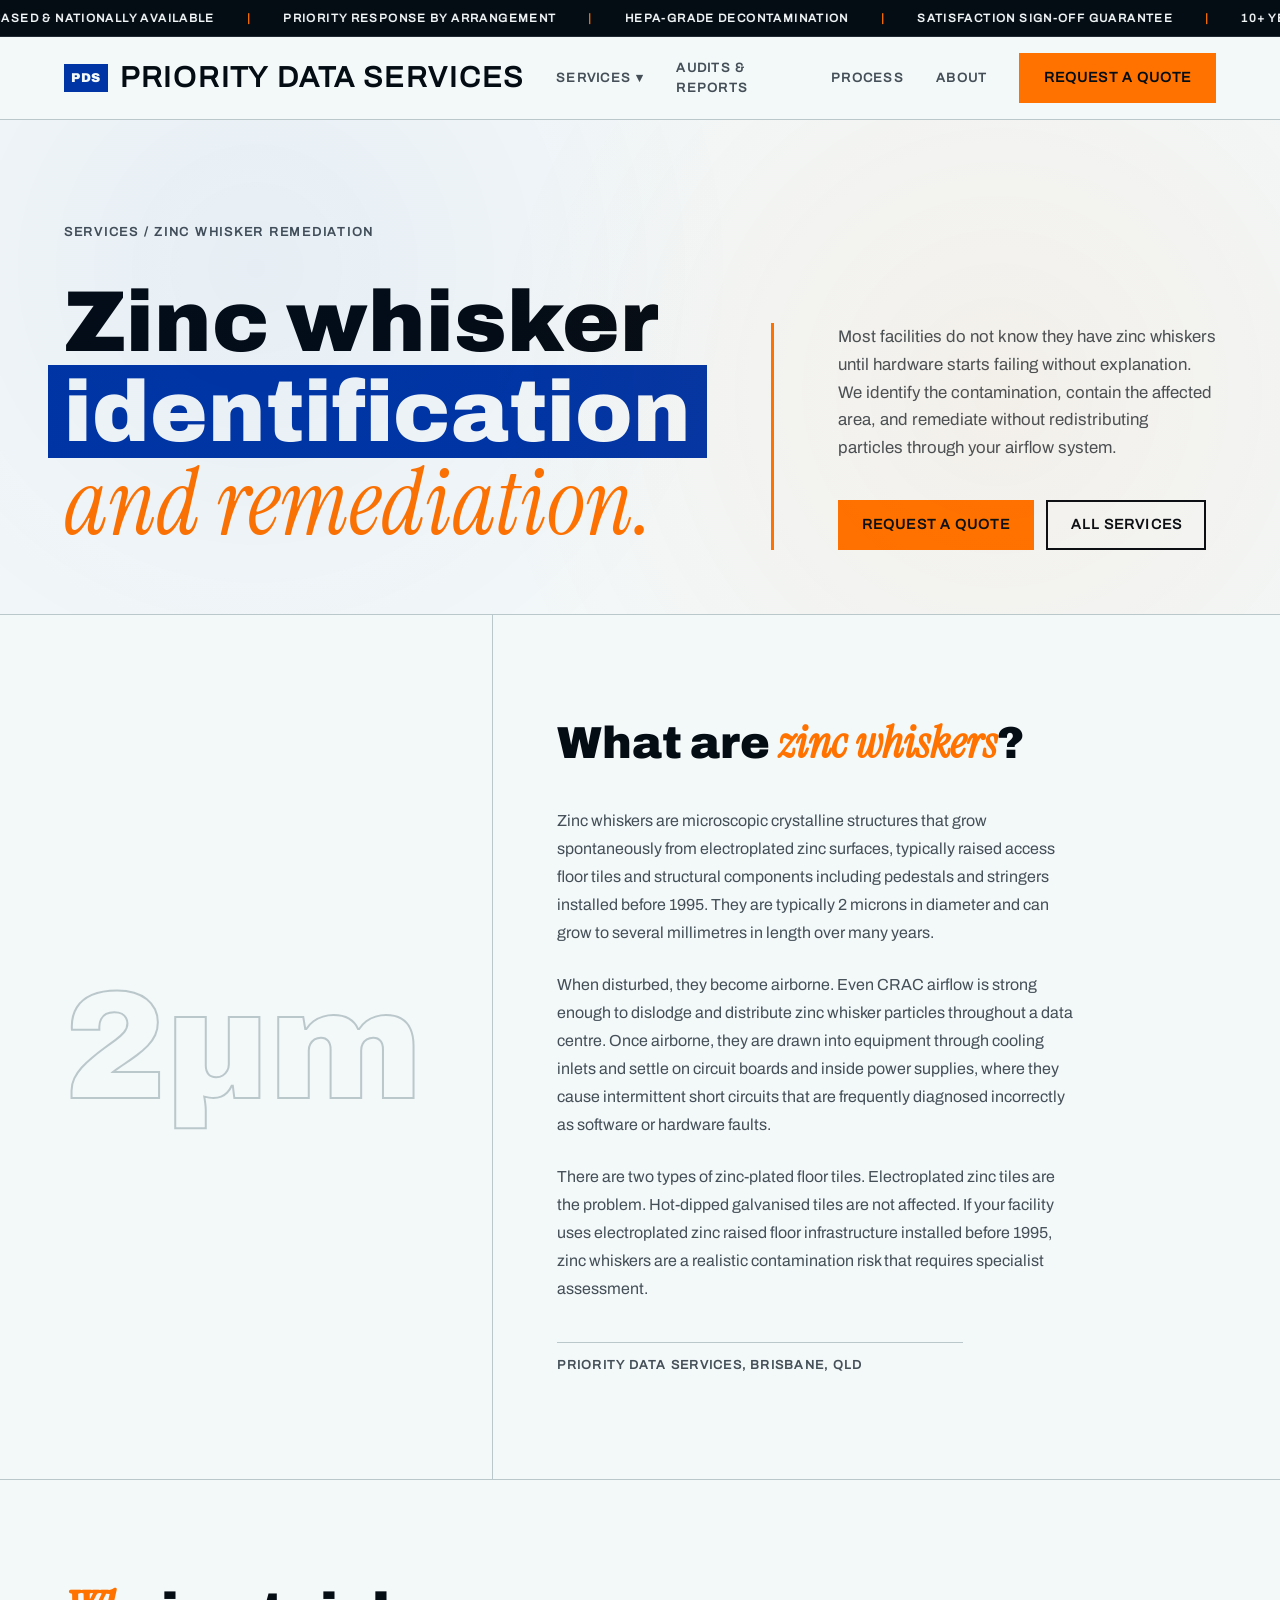
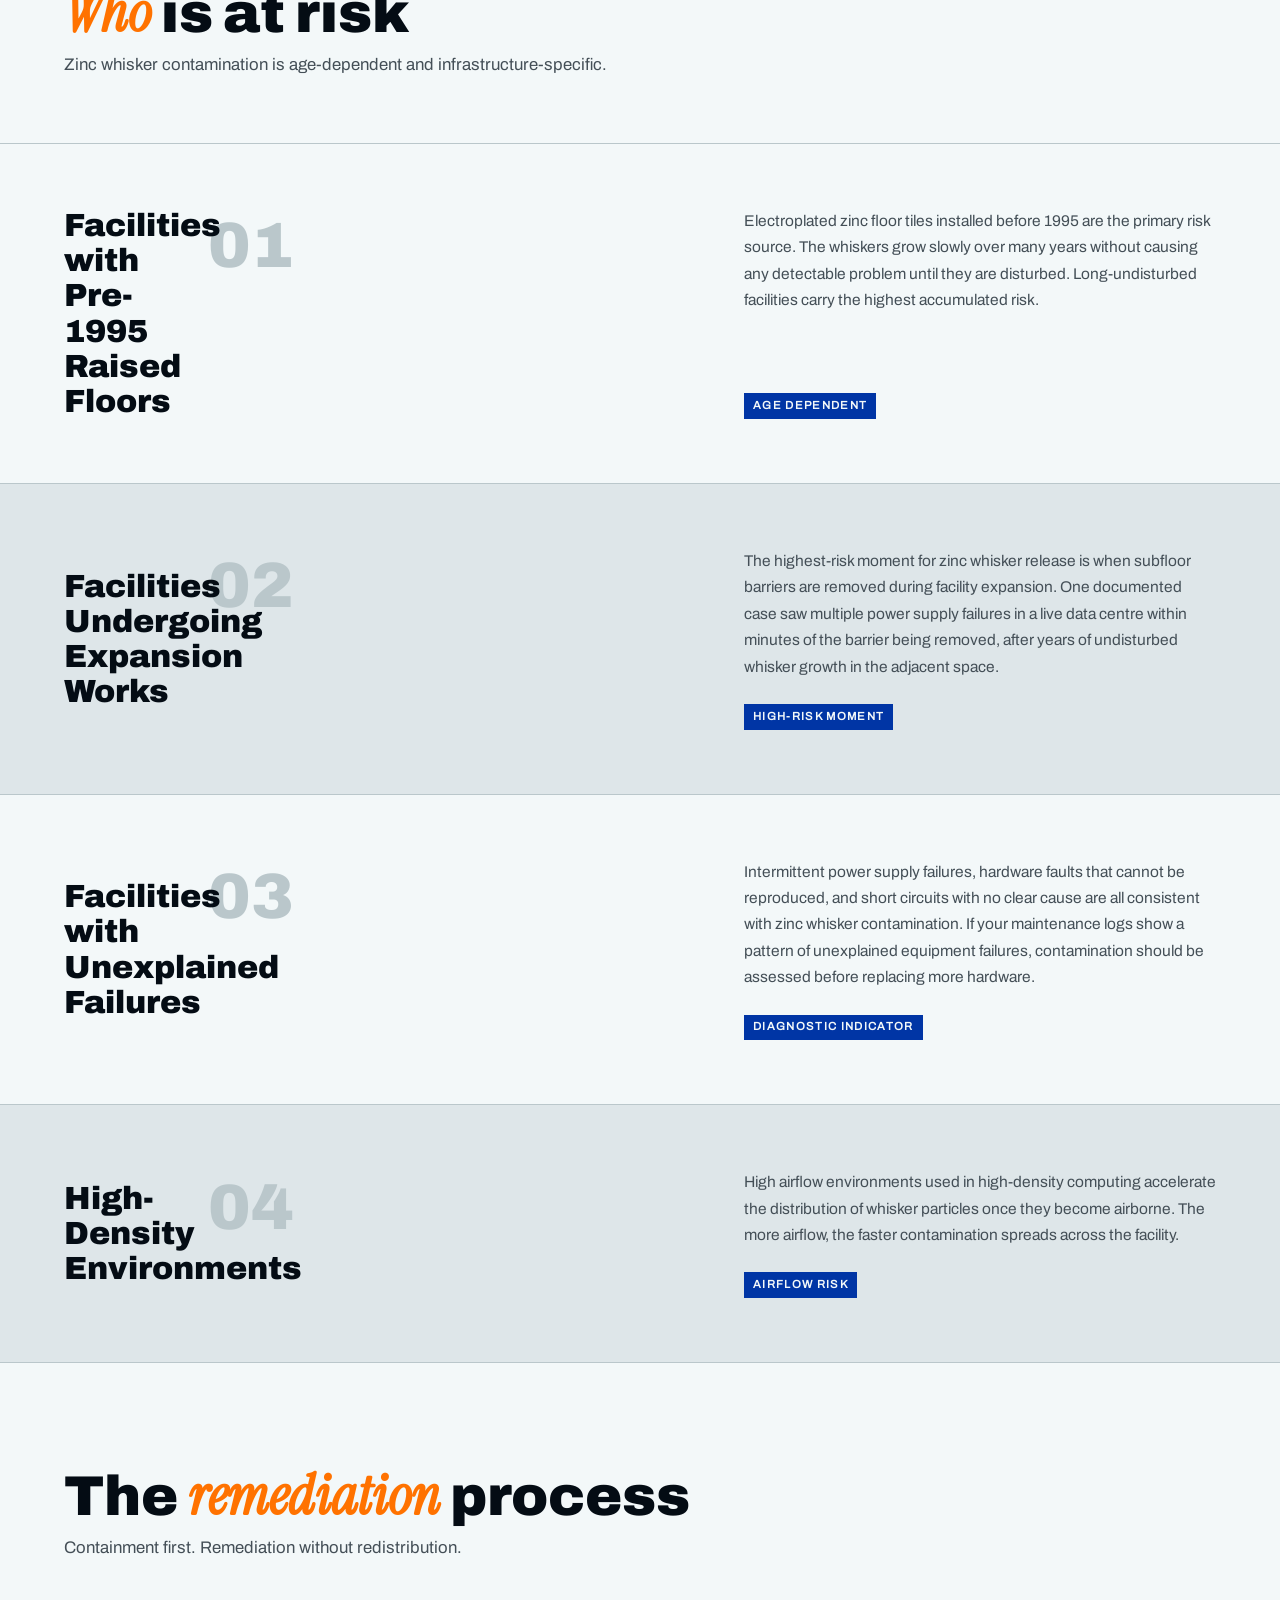
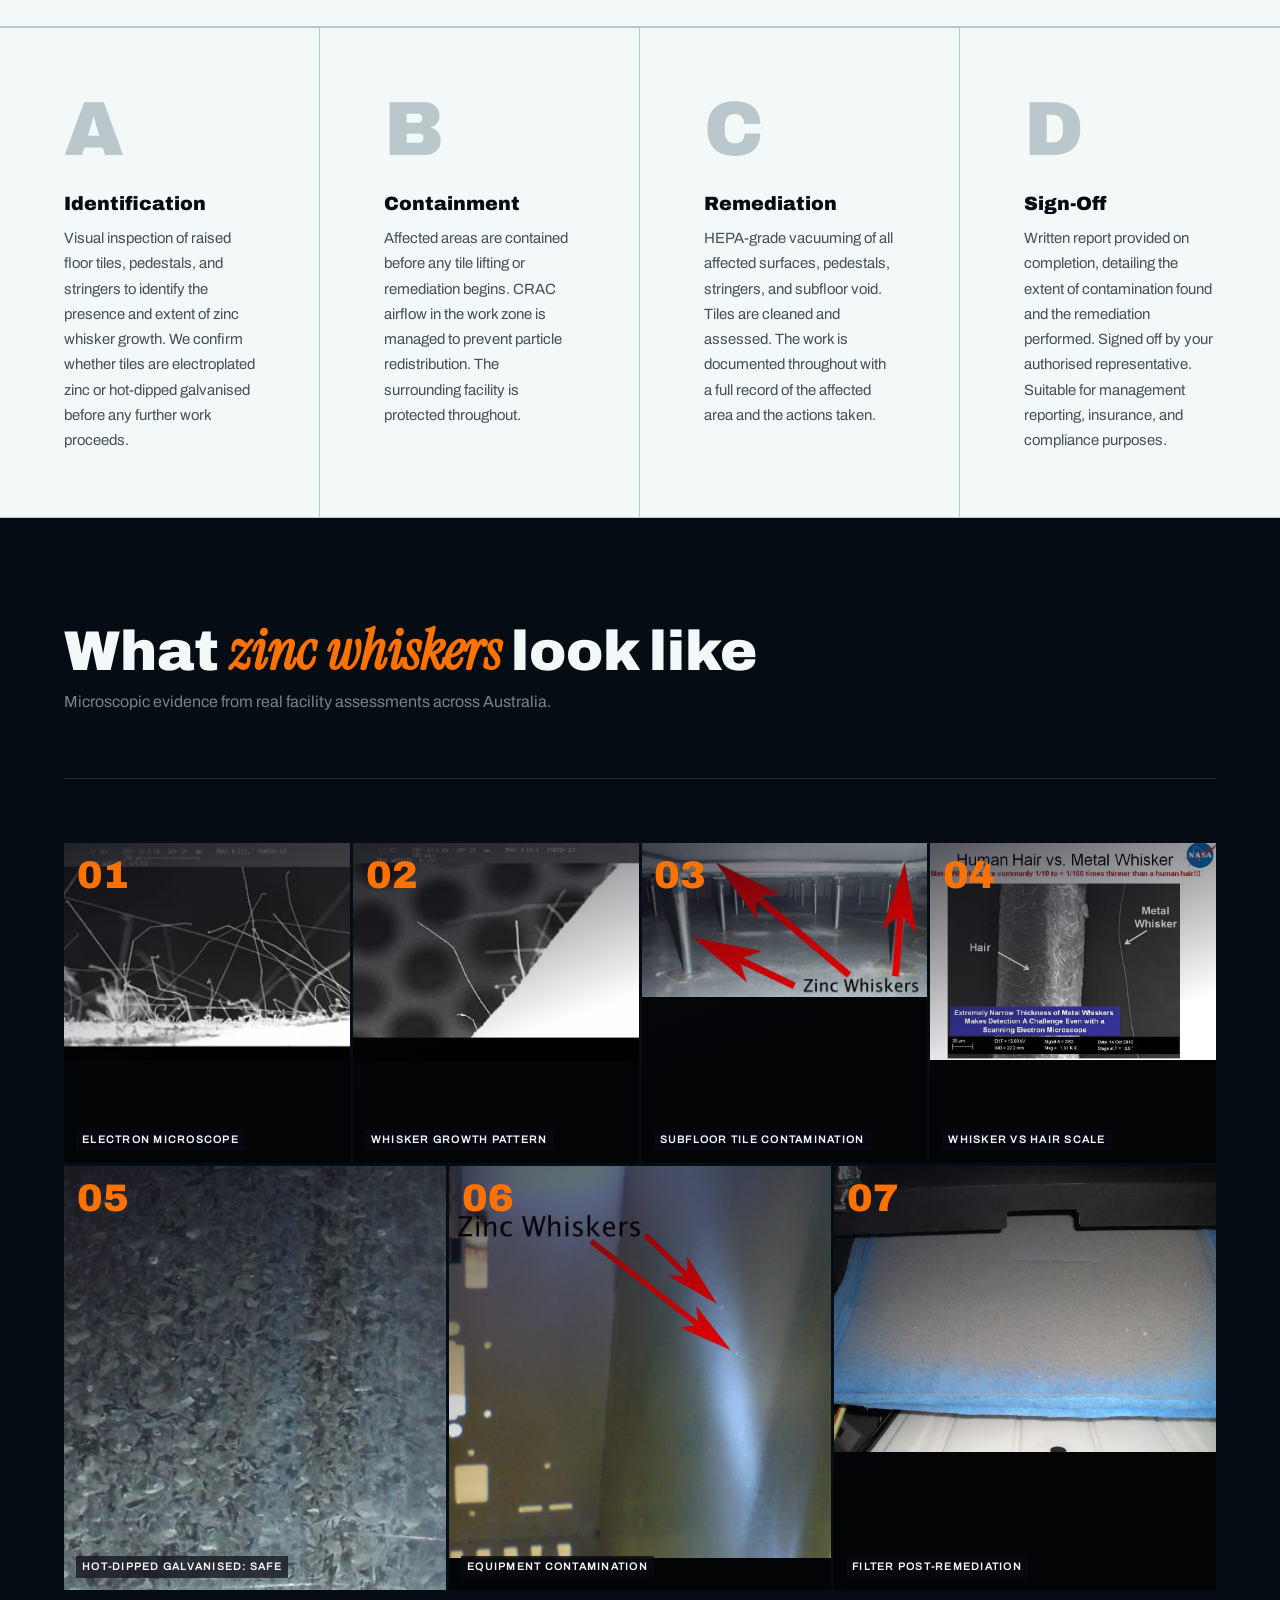
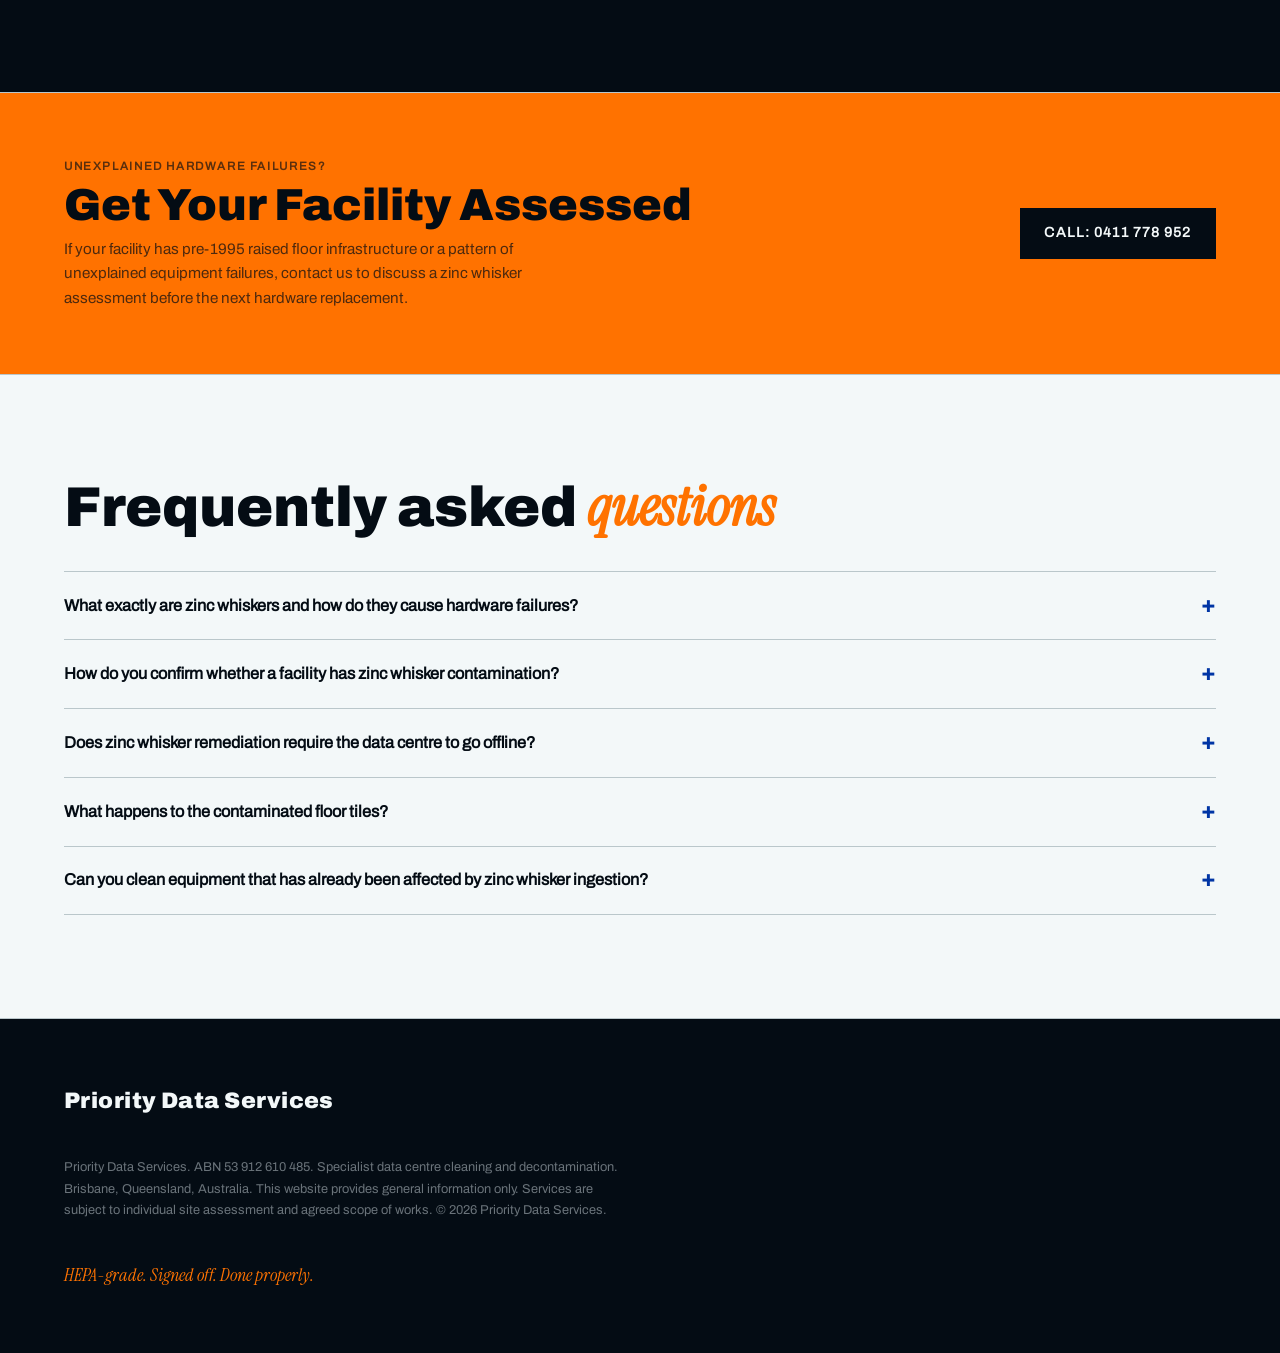
<file: zinc-whisker-remediation.html>
﻿<!DOCTYPE html>
<html lang="en-AU">
<head>
<meta charset="UTF-8">
<meta name="viewport" content="width=device-width, initial-scale=1.0">
<title>Zinc Whisker Remediation | Priority Data Services</title>
<meta name="description" content="Zinc whisker identification, containment, and remediation for data centres with electroplated raised floor tiles.">
<link rel="canonical" href="https://www.prioritydataservices.com.au/zinc-whisker-remediation.html">
<meta property="og:title" content="Zinc Whisker Remediation | Priority Data Services">
<meta property="og:description" content="Specialist zinc whisker identification, containment, and remediation for Australian data centres. Brisbane-based, nationally available.">
<meta property="og:type" content="website">
<meta property="og:url" content="https://www.prioritydataservices.com.au/zinc-whisker-remediation.html">
<meta name="twitter:card" content="summary_large_image">
<meta property="og:image" content="https://www.prioritydataservices.com.au/images/priority-data-services-og-share.webp">
<meta property="og:image:width" content="1200">
<meta property="og:image:height" content="630">
<meta name="twitter:title" content="Zinc Whisker Remediation | Priority Data Services">
<meta name="twitter:description" content="Zinc whisker identification and remediation without redistributing particles. Specialist data centre service.">
<link rel="stylesheet" href="style.css">
<script type="application/ld+json">
{
  "@context": "https://schema.org",
  "@type": "Service",
  "name": "Zinc Whisker Remediation",
  "provider": {
    "@type": "LocalBusiness",
    "name": "Priority Data Services",
    "telephone": "+61411778952",
    "email": "info@prioritydataservices.com.au",
    "url": "https://www.prioritydataservices.com.au",
    "address": {
      "@type": "PostalAddress",
      "addressLocality": "Brisbane",
      "addressRegion": "QLD",
      "addressCountry": "AU"
    }
  },
  "description": "Specialist zinc whisker identification, containment, and remediation for data centres with electroplated raised floor infrastructure.",
  "areaServed": "Australia"
}
</script>
<script type="application/ld+json">
{
  "@context": "https://schema.org",
  "@type": "FAQPage",
  "mainEntity": [
    {
      "@type": "Question",
      "name": "What exactly are zinc whiskers and how do they cause hardware failures?",
      "acceptedAnswer": {
        "@type": "Answer",
        "text": "Zinc whiskers are microscopic single-crystal metallic filaments that grow spontaneously from electroplated zinc surfaces, typically the underside of raised floor tiles manufactured before the mid-1990s. They grow slowly over decades and eventually break free from the substrate. Once airborne, they are drawn into equipment through cooling fans, where they bridge circuits and cause intermittent or permanent shorts. The failures are often misdiagnosed as software or component faults because the whisker burns on contact and leaves no visible evidence."
      }
    },
    {
      "@type": "Question",
      "name": "How do you confirm whether a facility has zinc whisker contamination?",
      "acceptedAnswer": {
        "@type": "Answer",
        "text": "We perform a visual inspection of raised floor tiles using high-magnification lighting at the subfloor level. Whisker growth is visible as a fine crystalline fuzz on the underside of tiles. We also collect samples from subfloor surfaces and from equipment filter intakes for laboratory confirmation where required. Particle count data combined with the tile inspection gives a reliable assessment of contamination severity."
      }
    },
    {
      "@type": "Question",
      "name": "Does zinc whisker remediation require the data centre to go offline?",
      "acceptedAnswer": {
        "@type": "Answer",
        "text": "Not necessarily. Remediation is typically phased so that sections of raised floor are addressed in planned windows. Equipment in the affected zone may need to be powered down while tiles are removed and replaced, but adjacent rows can remain operational. We develop a remediation sequence that minimises disruption and keeps your critical systems running throughout the process."
      }
    },
    {
      "@type": "Question",
      "name": "What happens to the contaminated floor tiles?",
      "acceptedAnswer": {
        "@type": "Answer",
        "text": "Affected tiles are carefully removed to minimise further dispersion of whisker material during extraction. They are sealed and disposed of in accordance with your site's waste management requirements. Replacement tiles are sourced from manufacturers using non-zinc plating processes to eliminate the source of future whisker growth."
      }
    },
    {
      "@type": "Question",
      "name": "Can you clean equipment that has already been affected by zinc whisker ingestion?",
      "acceptedAnswer": {
        "@type": "Answer",
        "text": "Yes. Internal decontamination of affected equipment is performed as part of a full remediation programme. This involves HEPA vacuuming of internal assemblies, inspection of circuit boards and filter intakes, and photographic documentation of findings. Equipment showing signs of whisker bridging is flagged for your technical team to assess before being returned to service."
      }
    }
  ]
}
</script>
<!-- Cloudflare Web Analytics -->
<script defer src='https://static.cloudflareinsights.com/beacon.min.js' data-cf-beacon='{"token": "REPLACE_WITH_TOKEN"}'></script>
<link rel="icon" type="image/x-icon" href="favicon.ico">
<link rel="icon" type="image/png" href="favicon.png">
<link rel="apple-touch-icon" href="apple-touch-icon.png">
</head>
<body>

<div class="ticker" aria-hidden="true">
  <div class="ticker__track">
    <span>Brisbane based &amp; nationally available</span><span aria-hidden="true">|</span>
    <span>Priority response by arrangement</span><span aria-hidden="true">|</span>
    <span>HEPA-grade decontamination</span><span aria-hidden="true">|</span>
    <span>Satisfaction sign-off guarantee</span><span aria-hidden="true">|</span>
    <span>10+ years industry experience</span><span aria-hidden="true">|</span>
    <span>Zinc whisker remediation specialists</span><span aria-hidden="true">|</span>
  </div>
</div>

<header class="masthead">
  <a class="masthead__brand" href="index.html">
    <span class="masthead__mark">PDS</span>
    <span class="masthead__name">Priority&nbsp;Data&nbsp;Services</span>
  </a>
  <nav class="masthead__nav" aria-label="Primary">
    <div class="nav-item nav-item--dropdown">
      <button class="nav-dropdown__trigger" aria-expanded="false" aria-haspopup="true">
        Services <span class="nav-dropdown__arrow" aria-hidden="true">▾</span>
      </button>
      <ul class="nav-dropdown__menu" role="menu">
        <li><a href="data-centre-decontamination.html">Data Centre Decontamination</a></li>
        <li><a href="zinc-whisker-remediation.html">Zinc Whisker Remediation</a></li>
        <li><a href="post-construction-decontamination.html">Post-Construction Decontamination</a></li>
        <li><a href="ceiling-void-cleaning.html">Ceiling Void Cleaning</a></li>
        <li><a href="technical-restoration.html">Technical Restoration</a></li>
        <li><a href="internal-equipment-decontamination.html">Internal Equipment Decontamination</a></li>
        <li><a href="electrical-electronic-equipment-cleaning.html">Electrical &amp; Electronic Cleaning</a></li>
        <li><a href="office-equipment-cleaning.html">Office Equipment Cleaning</a></li>
        <li><a href="commercial-kitchen-remediation.html">Commercial Kitchen Remediation</a></li>
        <li><a href="equipment-and-products.html">Equipment &amp; Products</a></li>
      </ul>
    </div>
    <a href="audits-reports.html">Audits &amp; Reports</a>
    <a href="index.html#process">Process</a>
    <a href="index.html#about">About</a>
  </nav>
  <button class="hamburger" aria-label="Open menu" aria-expanded="false" aria-controls="mobile-nav">
    <span></span><span></span><span></span>
  </button>
  <a class="btn btn--alert masthead__cta" href="index.html#contact">Request a quote</a>
</header>

<!-- Mobile nav drawer -->
<div class="mobile-nav" id="mobile-nav" aria-hidden="true">
  <button class="mobile-nav__close" aria-label="Close menu">&#215;</button>
  <nav aria-label="Mobile navigation">
    <p class="mobile-nav__heading">Services</p>
    <a href="data-centre-decontamination.html">Data Centre Decontamination</a>
    <a href="zinc-whisker-remediation.html">Zinc Whisker Remediation</a>
    <a href="post-construction-decontamination.html">Post-Construction Decontamination</a>
    <a href="ceiling-void-cleaning.html">Ceiling Void Cleaning</a>
    <a href="technical-restoration.html">Technical Restoration</a>
    <a href="internal-equipment-decontamination.html">Internal Equipment Decontamination</a>
    <a href="electrical-electronic-equipment-cleaning.html">Electrical &amp; Electronic Cleaning</a>
    <a href="office-equipment-cleaning.html">Office Equipment Cleaning</a>
    <a href="commercial-kitchen-remediation.html">Commercial Kitchen Remediation</a>
    <p class="mobile-nav__heading">More</p>
    <a href="audits-reports.html">Audits &amp; Reports</a>
    <a href="equipment-and-products.html">Equipment &amp; Products</a>
    <a href="index.html#process">Process</a>
    <a href="index.html#about">About</a>
    <a href="index.html#contact" class="mobile-nav__cta">Request a quote</a>
  </nav>
</div>





<main id="top">

  <section class="hero hero--page">
    <p class="hero__kicker reveal-load" style="--i:0">Services / Zinc Whisker Remediation</p>
    <h1 class="hero__title">
      <span class="hero__line reveal-load" style="--i:1">Zinc whisker</span>
      <span class="hero__line hero__line--accent reveal-load" style="--i:2">identification</span>
      <span class="hero__line hero__line--serif reveal-load" style="--i:3">and remediation.</span>
    </h1>
    <div class="hero__aside reveal-load" style="--i:4">
      <p>Most facilities do not know they have zinc whiskers until hardware starts failing without explanation. We identify the contamination, contain the affected area, and remediate without redistributing particles through your airflow system.</p>
      <div class="hero__actions">
        <a class="btn btn--alert" href="index.html#contact">Request a quote</a>
        <a class="btn btn--ghost" href="index.html#services">All services</a>
      </div>
    </div>
  </section>

  <section class="about" id="content">
    <div class="about__giant reveal" aria-hidden="true">2&#956;m</div>
    <div class="about__copy reveal">
      <h2>What are <em>zinc whiskers</em>?</h2>
      <p>Zinc whiskers are microscopic crystalline structures that grow spontaneously from electroplated zinc surfaces, typically raised access floor tiles and structural components including pedestals and stringers installed before 1995. They are typically 2 microns in diameter and can grow to several millimetres in length over many years.</p>
      <p>When disturbed, they become airborne. Even CRAC airflow is strong enough to dislodge and distribute zinc whisker particles throughout a <a href="data-centre-decontamination.html">data centre</a>. Once airborne, they are drawn into equipment through cooling inlets and settle on <a href="internal-equipment-decontamination.html">circuit boards and inside power supplies</a>, where they cause intermittent short circuits that are frequently diagnosed incorrectly as software or hardware faults.</p>
      <p>There are two types of zinc-plated floor tiles. Electroplated zinc tiles are the problem. Hot-dipped galvanised tiles are not affected. If your facility uses electroplated zinc raised floor infrastructure installed before 1995, zinc whiskers are a realistic contamination risk that requires specialist assessment.</p>
      <p class="about__sign">Priority Data Services, Brisbane, QLD</p>
    </div>
  </section>

  <section class="services" id="risk">
    <header class="section-head reveal">
      <h2><em>Who</em> is at risk</h2>
      <p>Zinc whisker contamination is age-dependent and infrastructure-specific.</p>
    </header>

    <article class="service reveal">
      <span class="service__no">01</span>
      <h3 class="service__title">Facilities with<br>Pre-1995 Raised Floors</h3>
      <p class="service__body">Electroplated zinc floor tiles installed before 1995 are the primary risk source. The whiskers grow slowly over many years without causing any detectable problem until they are disturbed. Long-undisturbed facilities carry the highest accumulated risk.</p>
      <span class="service__tag">Age dependent</span>
    </article>

    <article class="service service--flip reveal">
      <span class="service__no">02</span>
      <h3 class="service__title">Facilities Undergoing<br>Expansion Works</h3>
      <p class="service__body">The highest-risk moment for zinc whisker release is when subfloor barriers are removed during facility expansion. One documented case saw multiple power supply failures in a live data centre within minutes of the barrier being removed, after years of undisturbed whisker growth in the adjacent space.</p>
      <span class="service__tag">High-risk moment</span>
    </article>

    <article class="service reveal">
      <span class="service__no">03</span>
      <h3 class="service__title">Facilities with<br>Unexplained Failures</h3>
      <p class="service__body">Intermittent power supply failures, hardware faults that cannot be reproduced, and short circuits with no clear cause are all consistent with zinc whisker contamination. If your maintenance logs show a pattern of unexplained equipment failures, contamination should be assessed before replacing more hardware.</p>
      <span class="service__tag">Diagnostic indicator</span>
    </article>

    <article class="service service--flip reveal">
      <span class="service__no">04</span>
      <h3 class="service__title">High-Density<br>Environments</h3>
      <p class="service__body">High airflow environments used in high-density computing accelerate the distribution of whisker particles once they become airborne. The more airflow, the faster contamination spreads across the facility.</p>
      <span class="service__tag">Airflow risk</span>
    </article>
  </section>

  <section class="process" id="remediation">
    <header class="section-head reveal">
      <h2>The <em>remediation</em> process</h2>
      <p>Containment first. Remediation without redistribution.</p>
    </header>
    <ol class="process__list">
      <li class="process__step reveal">
        <span class="process__no">A</span>
        <h3>Identification</h3>
        <p>Visual inspection of raised floor tiles, pedestals, and stringers to identify the presence and extent of zinc whisker growth. We confirm whether tiles are electroplated zinc or hot-dipped galvanised before any further work proceeds.</p>
      </li>
      <li class="process__step reveal">
        <span class="process__no">B</span>
        <h3>Containment</h3>
        <p>Affected areas are contained before any tile lifting or remediation begins. CRAC airflow in the work zone is managed to prevent particle redistribution. The surrounding facility is protected throughout.</p>
      </li>
      <li class="process__step reveal">
        <span class="process__no">C</span>
        <h3>Remediation</h3>
        <p>HEPA-grade vacuuming of all affected surfaces, pedestals, stringers, and subfloor void. Tiles are cleaned and assessed. The work is documented throughout with a full record of the affected area and the actions taken.</p>
      </li>
      <li class="process__step reveal">
        <span class="process__no">D</span>
        <h3>Sign-Off</h3>
        <p><a href="audits-reports.html">Written report</a> provided on completion, detailing the extent of contamination found and the remediation performed. Signed off by your authorised representative. Suitable for management reporting, insurance, and compliance purposes.</p>
      </li>
    </ol>
  </section>

  <section class="evidence reveal" aria-label="Zinc whisker evidence">
    <div class="evidence__head">
      <h2>What <em>zinc whiskers</em> look like</h2>
      <p>Microscopic evidence from real facility assessments across Australia.</p>
    </div>
    <div class="evidence__grid">
      <div class="evidence__item">
        <img src="images/priority-data-services-zinc-whiskers-electron-microscope.webp" alt="Zinc whiskers viewed under electron microscope" loading="lazy">
        <div class="evidence__overlay"></div>
        <span class="evidence__no">01</span>
        <span class="evidence__tag">Electron microscope</span>
      </div>
      <div class="evidence__item">
        <img src="images/priority-data-services-zinc-whiskers-growth.webp" alt="Zinc whisker crystal growth on galvanised subfloor tile" loading="lazy">
        <div class="evidence__overlay"></div>
        <span class="evidence__no">02</span>
        <span class="evidence__tag">Whisker growth pattern</span>
      </div>
      <div class="evidence__item">
        <img src="images/priority-data-services-zinc-whiskers-subfloor-tile.webp" alt="Subfloor tile underside covered in zinc whisker growth" loading="lazy">
        <div class="evidence__overlay"></div>
        <span class="evidence__no">03</span>
        <span class="evidence__tag">Subfloor tile contamination</span>
      </div>
      <div class="evidence__item">
        <img src="images/priority-data-services-zinc-whisker-hair-comparison.webp" alt="Zinc whisker alongside human hair for scale comparison" loading="lazy">
        <div class="evidence__overlay"></div>
        <span class="evidence__no">04</span>
        <span class="evidence__tag">Whisker vs hair scale</span>
      </div>
      <div class="evidence__item">
        <img src="images/priority-data-services-hot-dipped-galvanised-tile.webp" alt="Hot-dipped galvanised raised floor tile high-risk for whisker growth" loading="lazy">
        <div class="evidence__overlay"></div>
        <span class="evidence__no">05</span>
        <span class="evidence__tag">Hot-dipped galvanised: safe</span>
      </div>
      <div class="evidence__item">
        <img src="images/priority-data-services-zinc-whisker-equipment-contamination.webp" alt="Server equipment contaminated with shed zinc whiskers" loading="lazy">
        <div class="evidence__overlay"></div>
        <span class="evidence__no">06</span>
        <span class="evidence__tag">Equipment contamination</span>
      </div>
      <div class="evidence__item">
        <img src="images/priority-data-services-air-scrubber-filter-post-decontamination.webp" alt="Air scrubber HEPA filter loaded with zinc whisker debris after remediation" loading="lazy">
        <div class="evidence__overlay"></div>
        <span class="evidence__no">07</span>
        <span class="evidence__tag">Filter post-remediation</span>
      </div>
    </div>
  </section>

  <section class="emergency" aria-label="Request zinc whisker assessment">
    <div class="emergency__inner reveal">
      <div class="emergency__copy">
        <p class="emergency__eyebrow">Unexplained hardware failures?</p>
        <h2 class="emergency__title">Get Your Facility Assessed</h2>
        <p class="emergency__sub">If your facility has pre-1995 raised floor infrastructure or a pattern of unexplained equipment failures, contact us to discuss a zinc whisker assessment before the next hardware replacement.</p>
      </div>
      <a class="btn btn--ink emergency__cta" href="tel:+61411778952">Call: 0411 778 952</a>
    </div>
  </section>

  <section class="faq" id="faq">
    <header class="section-head reveal">
      <h2>Frequently asked <em>questions</em></h2>
    </header>
    <div class="faq__list">
      <details class="faq__item reveal">
        <summary class="faq__q">What exactly are zinc whiskers and how do they cause hardware failures?</summary>
        <p class="faq__a">Zinc whiskers are microscopic single-crystal metallic filaments that grow spontaneously from electroplated zinc surfaces, typically the underside of raised floor tiles manufactured before the mid-1990s. They grow slowly over decades and eventually break free from the substrate. Once airborne, they are drawn into equipment through cooling fans, where they bridge circuits and cause intermittent or permanent shorts. The failures are often misdiagnosed as software or component faults because the whisker burns on contact and leaves no visible evidence.</p>
      </details>
      <details class="faq__item reveal">
        <summary class="faq__q">How do you confirm whether a facility has zinc whisker contamination?</summary>
        <p class="faq__a">We perform a visual inspection of raised floor tiles using high-magnification lighting at the subfloor level. Whisker growth is visible as a fine crystalline fuzz on the underside of tiles. We also collect samples from subfloor surfaces and from equipment filter intakes for laboratory confirmation where required. Particle count data combined with the tile inspection gives a reliable assessment of contamination severity.</p>
      </details>
      <details class="faq__item reveal">
        <summary class="faq__q">Does zinc whisker remediation require the data centre to go offline?</summary>
        <p class="faq__a">Not necessarily. Remediation is typically phased so that sections of raised floor are addressed in planned windows. Equipment in the affected zone may need to be powered down while tiles are removed and replaced, but adjacent rows can remain operational. We develop a remediation sequence that minimises disruption and keeps your critical systems running throughout the process.</p>
      </details>
      <details class="faq__item reveal">
        <summary class="faq__q">What happens to the contaminated floor tiles?</summary>
        <p class="faq__a">Affected tiles are carefully removed to minimise further dispersion of whisker material during extraction. They are sealed and disposed of in accordance with your site's waste management requirements. Replacement tiles are sourced from manufacturers using non-zinc plating processes to eliminate the source of future whisker growth.</p>
      </details>
      <details class="faq__item reveal">
        <summary class="faq__q">Can you clean equipment that has already been affected by zinc whisker ingestion?</summary>
        <p class="faq__a">Yes. Internal decontamination of affected equipment is performed as part of a full remediation programme. This involves HEPA vacuuming of internal assemblies, inspection of circuit boards and filter intakes, and photographic documentation of findings. Equipment showing signs of whisker bridging is flagged for your technical team to assess before being returned to service.</p>
      </details>
    </div>
  </section>

</main>

<footer class="footer">
  <p class="footer__brand">Priority&nbsp;Data&nbsp;Services</p>
  <p class="footer__legal">Priority Data Services. ABN 53 912 610 485. Specialist data centre cleaning and decontamination. Brisbane, Queensland, Australia. This website provides general information only. Services are subject to individual site assessment and agreed scope of works. &copy; 2026 Priority Data Services.</p>
  <p class="footer__meta"><em>HEPA-grade. Signed off. Done properly.</em></p>
</footer>
<script src="app.js" defer></script>
</body>
</html>
</file>
<file: style.css>
﻿/* Priority Data Services - style.css
   Brutalist-editorial layout. Navy + safety orange palette. */

/* ============================================================
   FONTS - LOCAL WOFF2
   ============================================================ */
@font-face {
  font-family: "Archivo Black";
  src: url("fonts/Archivo-Black.woff2") format("woff2");
  font-weight: 900;
  font-style: normal;
  font-display: swap;
}
@font-face {
  font-family: "Archivo";
  src: url("fonts/Archivo-Regular.woff2") format("woff2");
  font-weight: 400;
  font-style: normal;
  font-display: swap;
}
@font-face {
  font-family: "Instrument Serif";
  src: url("fonts/InstrumentSerif-Regular.woff2") format("woff2");
  font-weight: 400;
  font-style: normal;
  font-display: swap;
}
@font-face {
  font-family: "Instrument Serif";
  src: url("fonts/InstrumentSerif-Italic.woff2") format("woff2");
  font-weight: 400;
  font-style: italic;
  font-display: swap;
}

/* ============================================================
   TOKENS
   ============================================================ */
:root {
  --hue: 244;

  --paper:    oklch(97.5% 0.006 218);
  --paper-2:  oklch(92%   0.010 218);
  --ink:      oklch(15%   0.022 var(--hue));
  --ink-soft: oklch(42%   0.020 var(--hue));

  --navy:      oklch(36% 0.22 var(--hue));
  --navy-deep: oklch(24% 0.18 var(--hue));

  --alert:     oklch(71% 0.20 50);
  --alert-deep:oklch(58% 0.20 50);

  --zing:      oklch(85% 0.17 210);

  --font-display: "Archivo Black", "Archivo", sans-serif;
  --font-body:    "Archivo", sans-serif;
  --font-serif:   "Instrument Serif", serif;

  --ease-out: cubic-bezier(0.25, 1, 0.5, 1);
  --ease-in:  cubic-bezier(0.5, 0, 0.75, 0);

  --dur-fast: 180ms;
  --dur-base: 320ms;
  --dur-slow: 700ms;

  --rule-color: oklch(82% 0.015 220);
  --rule: 1.5px solid var(--rule-color);

  --gutter: clamp(1.25rem, 5vw, 4rem);
  --col-max: 1280px;

  --space-xs: clamp(0.75rem, 1.5vw, 1rem);
  --space-s:  clamp(1rem,   2vw,  1.5rem);
  --space-m:  clamp(1.5rem, 3vw,  2.5rem);
  --space-l:  clamp(2.5rem, 5vw,  4rem);
  --space-xl: clamp(4rem,   8vw,  7rem);
}

/* ============================================================
   RESET & BASE
   ============================================================ */
*, *::before, *::after { box-sizing: border-box; margin: 0; padding: 0; }

html {
  font-size: 16px;
  scroll-behavior: smooth;
}

body {
  font-family: var(--font-body);
  background: var(--paper);
  color: var(--ink);
  line-height: 1.6;
}

img { display: block; max-width: 100%; }

a { color: inherit; text-decoration: none; }

ol, ul { list-style: none; }

em { font-family: var(--font-serif); font-style: italic; color: var(--alert); }

h1, h2, h3 { line-height: 1.1; }

@media (prefers-reduced-motion: reduce) {
  *, *::before, *::after { animation-duration: 0.01ms !important; transition-duration: 0.01ms !important; }
}

/* ============================================================
   ANIMATIONS
   ============================================================ */


@keyframes fade-up {
  from { opacity: 0; transform: translateY(28px); }
  to   { opacity: 1; transform: translateY(0); }
}

/* ============================================================
   REVEAL PAGE LOAD
   ============================================================ */
.reveal-load {
  opacity: 0;
  animation: fade-up var(--dur-slow) var(--ease-out) forwards;
  animation-delay: calc(var(--i, 0) * 120ms);
}

/* ============================================================
   REVEAL SCROLL
   ============================================================ */
.reveal {
  opacity: 0;
  transform: translateY(24px);
  transition: opacity var(--dur-slow) var(--ease-out),
              transform var(--dur-slow) var(--ease-out);
}
.reveal.is-in {
  opacity: 1;
  transform: translateY(0);
}

/* ============================================================
   BUTTONS
   ============================================================ */
.btn {
  display: inline-flex;
  align-items: center;
  gap: 0.5em;
  font-family: var(--font-body);
  font-weight: 700;
  font-size: 0.875rem;
  text-transform: uppercase;
  letter-spacing: 0.08em;
  padding: 0.85em 1.6em;
  border: 2px solid transparent;
  cursor: pointer;
  white-space: nowrap;
  transition: background var(--dur-fast) var(--ease-out),
              color var(--dur-fast) var(--ease-out),
              transform var(--dur-fast) var(--ease-out),
              border-color var(--dur-fast) var(--ease-out);
}
.btn:hover  { transform: scale(0.97); }
.btn:active { transform: scale(0.95); }

.btn--alert {
  background: var(--alert);
  color: var(--ink);
  border-color: var(--alert);
}
.btn--alert:hover { background: var(--alert-deep); border-color: var(--alert-deep); }

.btn--ink {
  background: var(--ink);
  color: var(--paper);
  border-color: var(--ink);
}
.btn--ink:hover { background: var(--navy-deep); border-color: var(--navy-deep); }

.btn--ghost {
  background: transparent;
  color: var(--ink);
  border-color: var(--ink);
}
.btn--ghost:hover { background: var(--ink); color: var(--paper); }

.btn--paper {
  background: var(--paper);
  color: var(--ink);
  border-color: var(--paper);
}
.btn--paper:hover { background: var(--ink); color: var(--paper); border-color: var(--ink); }

/* ============================================================
   SECTION HEAD
   ============================================================ */
.section-head {
  padding: var(--space-xl) var(--gutter) var(--space-l);
  border-bottom: var(--rule);
  max-width: var(--col-max);
  margin-inline: auto;
}
.section-head h2 {
  font-family: var(--font-display);
  font-size: clamp(2rem, 5vw, 3.5rem);
  margin-bottom: 0.5rem;
}
.section-head p {
  color: var(--ink-soft);
  max-width: 60ch;
  font-size: 1.05rem;
}

/* ============================================================
   TICKER
   ============================================================ */
.ticker {
  background: var(--ink);
  color: var(--paper);
  white-space: nowrap;
  border-bottom: 1.5px solid oklch(28% 0.02 244);
  overflow: clip;
}
.ticker__track {
  display: inline-flex;
  gap: 2rem;
  padding-block: 0.55rem;
  font-size: 0.72rem;
  font-weight: 700;
  text-transform: uppercase;
  letter-spacing: 0.12em;
  will-change: transform;
}
.ticker__track span[aria-hidden] { color: var(--alert); }

/* ============================================================
   MASTHEAD
   ============================================================ */
.masthead {
  display: flex;
  align-items: center;
  gap: 2rem;
  padding: 1rem var(--gutter);
  border-bottom: var(--rule);
  background: var(--paper);
  position: sticky;
  top: 0;
  z-index: 90;
  overflow: visible;
}
.masthead__brand {
  display: flex;
  align-items: center;
  gap: 0.75rem;
  font-weight: 800;
  text-decoration: none;
  flex-shrink: 0;
}
.masthead__mark {
  background: var(--navy);
  color: var(--paper);
  font-family: var(--font-display);
  font-size: 0.8rem;
  letter-spacing: 0.05em;
  padding: 0.3em 0.55em;
}
.masthead__name {
  font-size: 1.8rem;
  font-weight: 700;
  text-transform: uppercase;
  letter-spacing: 0.06em;
  color: var(--ink);
}
.masthead__nav {
  display: flex;
  gap: 2rem;
  margin-left: auto;
  overflow: visible;
  align-items: center;
}
.masthead__nav a {
  font-size: 0.8rem;
  font-weight: 700;
  text-transform: uppercase;
  letter-spacing: 0.1em;
  color: var(--ink-soft);
  transition: color var(--dur-fast);
}
.masthead__nav a:hover { color: var(--navy); }
.masthead__cta { flex-shrink: 0; }

/* --- Desktop dropdown menu --- */
.nav-item--dropdown { position: relative; }
.nav-dropdown__trigger {
  background: none; border: none; cursor: pointer;
  font: inherit; font-size: 0.8rem; font-weight: 700;
  text-transform: uppercase; letter-spacing: 0.1em;
  color: var(--ink-soft); padding: 0; margin: 0;
  display: flex; align-items: center; gap: 0.3rem;
  vertical-align: middle;
  transition: color var(--dur-fast);
}
.nav-dropdown__trigger:hover { color: var(--navy); }
.nav-dropdown__menu {
  display: none;
  position: absolute; top: 100%; left: 0;
  padding: 0.75rem 0 0.5rem; margin: 0;
  background: var(--ink);
  list-style: none;
  min-width: 260px; z-index: 300;
  box-shadow: 0 8px 24px rgba(0,0,0,0.25);
}
.nav-dropdown__menu li a {
  display: block; padding: 0.6rem 1.2rem;
  color: var(--paper); text-decoration: none;
  font-size: 0.82rem; font-weight: 600;
  text-transform: none; letter-spacing: normal;
  transition: background 150ms;
}
.nav-dropdown__menu li a:hover { background: var(--navy); color: var(--paper); }
.nav-item--dropdown:hover .nav-dropdown__menu,
.nav-item--dropdown.is-open .nav-dropdown__menu { display: block; }

/* --- Hamburger button --- */
.hamburger {
  display: none;
  flex-direction: column; justify-content: space-between;
  width: 28px; height: 20px;
  background: none; border: none; cursor: pointer; padding: 0;
  margin-left: auto;
}
.hamburger span {
  display: block; width: 100%; height: 2px;
  background: var(--ink);
  transition: transform 250ms var(--ease-out), opacity 200ms;
}
.hamburger.is-open span:nth-child(1) { transform: translateY(9px) rotate(45deg); }
.hamburger.is-open span:nth-child(2) { opacity: 0; }
.hamburger.is-open span:nth-child(3) { transform: translateY(-9px) rotate(-45deg); }

/* --- Mobile drawer --- */
.mobile-nav {
  display: none;
  position: fixed; inset: 0;
  background: var(--ink); color: var(--paper);
  z-index: 99; overflow-y: auto;
  padding: 6rem var(--gutter) var(--gutter);
  transform: translateX(100%);
  transition: transform 300ms var(--ease-out);
}
.mobile-nav.is-open { transform: translateX(0); }
.mobile-nav__close {
  position: absolute; top: 1.25rem; right: var(--gutter);
  background: none; border: none; cursor: pointer;
  color: var(--paper); font-size: 2rem; line-height: 1;
  padding: 0.25rem 0.5rem;
}
.mobile-nav nav {
  display: flex; flex-direction: column; gap: 0;
}
.mobile-nav__heading {
  font-size: 0.65rem; font-weight: 700;
  text-transform: uppercase; letter-spacing: 0.14em;
  color: var(--alert); margin: 1.5rem 0 0.5rem;
}
.mobile-nav nav a {
  display: block; padding: 0.75rem 0;
  color: var(--paper); text-decoration: none;
  font-size: 1.1rem; font-weight: 700;
  border-bottom: 1px solid oklch(28% 0.02 244);
}
.mobile-nav nav a:hover { color: var(--alert); }
.mobile-nav__cta {
  margin-top: 2rem;
  background: var(--alert); color: var(--ink) !important;
  text-align: center; padding: 1rem !important;
  font-family: var(--font-display);
}

/* ============================================================
   HERO
   ============================================================ */
.hero {
  overflow-x: clip;
  min-height: 90vh;
  display: grid;
  grid-template-columns: 1fr 1fr;
  grid-template-rows: auto 1fr auto auto;
  grid-template-areas:
    "kicker  kicker"
    "title   aside"
    "scroll  stamp";
  gap: 0 var(--gutter);
  padding: var(--space-xl) var(--gutter) var(--space-l);
  border-bottom: var(--rule);
  position: relative;
  max-width: var(--col-max);
  margin-inline: auto;
}
.hero::after {
  content: "";
  position: absolute;
  inset: 0;
  background:
    radial-gradient(circle at 78% 55%, oklch(71% 0.20 50 / 0.06) 0%, transparent 50%),
    radial-gradient(circle at 20% 30%, oklch(36% 0.22 244 / 0.05) 0%, transparent 45%);
  pointer-events: none;
}
.hero__kicker {
  grid-area: kicker;
  font-size: 0.78rem;
  font-weight: 700;
  text-transform: uppercase;
  letter-spacing: 0.14em;
  color: var(--ink-soft);
  margin-bottom: var(--space-m);
}
.hero__title {
  grid-area: title;
  align-self: start;
  display: flex;
  flex-direction: column;
  gap: 0.1em;
}
.hero__line {
  font-family: var(--font-display);
  font-size: clamp(2.52rem, 6.75vw, 5.85rem);
  line-height: 0.95;
  display: block;
}
.hero__line--accent {
  background: var(--navy);
  color: var(--paper);
  padding: 0.06em 0.18em;
  margin-left: -0.18em;
}
.hero__line--serif {
  font-family: var(--font-serif);
  font-style: italic;
  font-size: clamp(2.7rem, 7.2vw, 6.3rem);
  font-weight: 400;
  color: var(--alert);
}
.hero__aside {
  grid-area: aside;
  align-self: end;
  padding-left: var(--gutter);
  border-left: 3px solid var(--alert);
  display: flex;
  flex-direction: column;
  gap: var(--space-m);
}
.hero__aside p {
  font-size: 1.05rem;
  color: var(--ink-soft);
  max-width: 42ch;
  line-height: 1.65;
}
.hero__actions {
  display: flex;
  flex-wrap: wrap;
  gap: 0.75rem;
}
.hero__emergency {
  display: inline-flex;
  flex-direction: column;
  gap: 0.15em;
  border-top: var(--rule);
  padding-top: 0.75rem;
  width: fit-content;
}
.hero__emergency-label {
  font-size: 0.68rem;
  font-weight: 700;
  text-transform: uppercase;
  letter-spacing: 0.12em;
  color: var(--alert);
}
.hero__emergency-number {
  font-family: var(--font-display);
  font-size: 1.3rem;
  color: var(--ink);
  transition: color var(--dur-fast);
}
.hero__emergency:hover .hero__emergency-number { color: var(--alert); }

.hero__stamp {
  grid-area: stamp;
  justify-self: end;
  align-self: end;
  width: clamp(100px, 14vw, 150px);
}
.stamp {
  width: 100%;
  height: auto;
  fill: none;
  overflow: visible;
}
.stamp text {
  font-size: 12px;
  font-family: var(--font-body);
  font-weight: 700;
  text-transform: uppercase;
  letter-spacing: 1.5px;
  fill: var(--ink-soft);
}
.stamp circle { fill: var(--navy); }

.hero__scroll {
  grid-area: scroll;
  align-self: end;
  font-size: 0.72rem;
  font-weight: 700;
  text-transform: uppercase;
  letter-spacing: 0.14em;
  color: var(--ink-soft);
}

/* ============================================================
   STATS STRIP
   ============================================================ */
.stats {
  display: grid;
  grid-template-columns: repeat(4, 1fr);
  background: var(--zing);
  border-bottom: var(--rule);
}
.stats__cell {
  display: flex;
  flex-direction: column;
  gap: 0.35rem;
  padding: var(--space-l) var(--gutter);
  border-right: 1.5px solid oklch(72% 0.12 210);
}
.stats__cell:last-child { border-right: none; }
.stats__cell strong {
  font-family: var(--font-display);
  font-size: clamp(2rem, 4.5vw, 3.5rem);
  line-height: 1;
  color: var(--navy-deep);
}
.stats__cell span {
  font-size: 0.78rem;
  font-weight: 700;
  text-transform: uppercase;
  letter-spacing: 0.1em;
  color: var(--navy);
  max-width: 18ch;
}

/* ============================================================
   SERVICES
   ============================================================ */
.services { border-bottom: var(--rule); }
.services .section-head { margin-bottom: 0; }

.service {
  display: grid;
  grid-template-columns: 5rem 1fr 1fr;
  grid-template-rows: auto auto;
  align-items: start;
  column-gap: var(--gutter);
  padding: var(--space-l) var(--gutter);
  border-bottom: var(--rule);
  max-width: var(--col-max);
  margin-inline: auto;
}
.service--flip { background: var(--paper-2); }
.service:last-of-type { border-bottom: none; }
.service--link {
  text-decoration: none;
  color: inherit;
  cursor: pointer;
  transition: background 200ms;
}
@media (hover: hover) {
  .service--link { cursor: none; }
}
.service--link:hover { background: oklch(96% 0.004 244); }
.service--flip.service--link:hover { background: oklch(93% 0.006 244); }

/* --- Cursor label --- */
@media (hover: none) { .cursor-label { display: none; } }
.cursor-label {
  position: fixed;
  pointer-events: none;
  z-index: 9999;
  background: var(--ink);
  color: var(--paper);
  font-family: var(--font-display);
  font-size: 0.7rem;
  font-weight: 700;
  text-transform: uppercase;
  letter-spacing: 0.12em;
  padding: 0.45em 0.9em;
  opacity: 0;
  transform: translate(-50%, -140%) scale(0.85);
  transition: opacity 180ms, transform 180ms;
  white-space: nowrap;
}
.cursor-label.is-visible {
  opacity: 1;
  transform: translate(-50%, -140%) scale(1);
}

.service__no {
  font-family: var(--font-display);
  font-size: clamp(2.5rem, 5vw, 4rem);
  color: var(--rule-color);
  line-height: 1;
  padding-top: 0.1em;
}
.service__title {
  font-family: var(--font-display);
  font-size: clamp(1.4rem, 2.5vw, 2rem);
  align-self: center;
  grid-row: 1 / 3;
}
.service__body {
  color: var(--ink-soft);
  font-size: 0.97rem;
  line-height: 1.7;
  max-width: 55ch;
  grid-column: 3;
  grid-row: 1;
}
.service__tag {
  grid-column: 3;
  grid-row: 2;
  font-size: 0.7rem;
  font-weight: 700;
  text-transform: uppercase;
  letter-spacing: 0.12em;
  color: var(--paper);
  background: var(--navy);
  padding: 0.35em 0.8em;
  align-self: end;
  justify-self: start;
  margin-top: var(--space-s);
}

/* ============================================================
   GALLERY
   ============================================================ */
.gallery {
  background: var(--ink);
  color: var(--paper);
  border-bottom: var(--rule);
  padding-bottom: var(--space-xl);
}
.gallery .section-head {
  border-bottom-color: oklch(28% 0.02 244);
  max-width: none;
  padding-inline: var(--gutter);
}
.gallery .section-head p { color: oklch(60% 0.02 244); }
.gallery__heading { color: var(--paper); }

.gallery__pairs {
  padding: var(--space-l) var(--gutter) 0;
  display: flex;
  flex-direction: column;
  gap: 2px;
}
.gallery__images {
  display: grid;
  grid-template-columns: 1fr 1fr;
  gap: 2px;
  background: oklch(28% 0.02 244);
}
.gallery__img-wrap {
  position: relative;
  overflow: hidden;
}
.gallery__img-wrap img {
  width: 100%;
  height: clamp(200px, 28vw, 360px);
  object-fit: cover;
  transition: transform var(--dur-slow) var(--ease-out);
}
.gallery__img-wrap:hover img { transform: scale(1.04); }
.gallery__label {
  position: absolute;
  top: 0.75rem;
  left: 0.75rem;
  background: var(--ink);
  color: var(--paper);
  font-size: 0.68rem;
  font-weight: 700;
  text-transform: uppercase;
  letter-spacing: 0.12em;
  padding: 0.3em 0.65em;
  z-index: 1;
}
.gallery__label--after { background: var(--navy); }
.gallery__pair figcaption {
  font-size: 0.73rem;
  font-weight: 700;
  text-transform: uppercase;
  letter-spacing: 0.1em;
  color: oklch(52% 0.02 244);
  margin-top: 0.6rem;
  padding-inline: 0.1rem;
  padding-bottom: 0.5rem;
}

.gallery__singles {
  display: grid;
  grid-template-columns: repeat(3, 1fr);
  gap: 2px;
  padding: var(--space-l) var(--gutter) 0;
  background: var(--ink);
}
.gallery__single { overflow: hidden; }
.gallery__single img {
  width: 100%;
  height: clamp(180px, 20vw, 280px);
  object-fit: cover;
  transition: transform var(--dur-slow) var(--ease-out);
}
.gallery__single:hover img { transform: scale(1.04); }
.gallery__single figcaption {
  font-size: 0.71rem;
  color: oklch(52% 0.02 244);
  padding: 0.6rem 0.1rem 0;
  line-height: 1.55;
  letter-spacing: 0.02em;
}

/* ============================================================
   PROCESS
   ============================================================ */
.process { border-bottom: var(--rule); }
.process .section-head { margin-bottom: 0; }

.process__list {
  display: grid;
  grid-template-columns: repeat(4, 1fr);
  border-top: var(--rule);
  max-width: var(--col-max);
  margin-inline: auto;
}
.process__step {
  padding: var(--space-l) var(--gutter);
  border-right: var(--rule);
}
.process__step:last-child { border-right: none; }
.process__no {
  font-family: var(--font-display);
  font-size: clamp(3rem, 6vw, 5rem);
  line-height: 1;
  color: var(--rule-color);
  display: block;
  margin-bottom: var(--space-s);
}
.process__step h3 {
  font-family: var(--font-display);
  font-size: 1.2rem;
  margin-bottom: 0.75rem;
}
.process__step p {
  font-size: 0.93rem;
  color: var(--ink-soft);
  line-height: 1.7;
}

/* ============================================================
   ABOUT
   ============================================================ */
.about {
  display: grid;
  grid-template-columns: 1fr 1.6fr;
  gap: 0;
  border-bottom: var(--rule);
  max-width: var(--col-max);
  margin-inline: auto;
}
.about__giant {
  font-family: var(--font-display);
  font-size: clamp(4rem, 12vw, 10rem);
  line-height: 0.9;
  color: transparent;
  -webkit-text-stroke: 2px var(--rule-color);
  padding: var(--space-xl) var(--gutter);
  align-self: center;
}
.about__copy {
  padding: var(--space-xl) var(--gutter) var(--space-xl) var(--gutter);
  border-left: var(--rule);
}
.about__copy h2 {
  font-family: var(--font-display);
  font-size: clamp(1.8rem, 3.5vw, 3rem);
  margin-bottom: var(--space-m);
  line-height: 1.15;
}
.about__copy p {
  font-size: 1rem;
  color: var(--ink-soft);
  line-height: 1.75;
  max-width: 58ch;
  margin-bottom: var(--space-s);
}
.about__copy p:last-of-type { margin-bottom: 0; }
.about__sign {
  font-size: 0.78rem !important;
  font-weight: 700 !important;
  text-transform: uppercase !important;
  letter-spacing: 0.1em !important;
  color: var(--ink-soft) !important;
  margin-top: var(--space-m) !important;
  border-top: var(--rule);
  padding-top: 0.75rem;
}

/* ============================================================
   EMERGENCY BANNER
   ============================================================ */
.emergency {
  background: var(--alert);
  border-bottom: var(--rule);
}
.emergency__inner {
  display: flex;
  align-items: center;
  justify-content: space-between;
  gap: var(--space-m);
  padding: var(--space-l) var(--gutter);
  max-width: var(--col-max);
  margin-inline: auto;
}
.emergency__eyebrow {
  font-size: 0.72rem;
  font-weight: 700;
  text-transform: uppercase;
  letter-spacing: 0.14em;
  color: var(--ink);
  opacity: 0.65;
  margin-bottom: 0.35rem;
}
.emergency__title {
  font-family: var(--font-display);
  font-size: clamp(1.5rem, 3.5vw, 2.8rem);
  color: var(--ink);
  line-height: 1.1;
  margin-bottom: 0.4rem;
}
.emergency__sub {
  font-size: 0.95rem;
  color: var(--ink);
  opacity: 0.7;
  max-width: 55ch;
}
.emergency__cta { flex-shrink: 0; }

/* ============================================================
   FAQ
   ============================================================ */
.faq { border-bottom: var(--rule); }
.faq .section-head { border-bottom: none; padding-bottom: var(--space-s); }

.faq__list {
  max-width: var(--col-max);
  margin-inline: auto;
  padding-inline: var(--gutter);
  padding-bottom: var(--space-xl);
}
.faq__item {
  border-top: var(--rule);
  padding-block: 1.3rem;
}
.faq__item:last-child { border-bottom: var(--rule); }
.faq__item summary {
  cursor: pointer;
  font-weight: 700;
  font-size: 1.02rem;
  list-style: none;
  display: flex;
  justify-content: space-between;
  align-items: flex-start;
  gap: 1rem;
  color: var(--ink);
}
.faq__item summary::-webkit-details-marker { display: none; }
.faq__item summary::after {
  content: "+";
  font-family: var(--font-display);
  font-size: 1.4rem;
  color: var(--navy);
  flex-shrink: 0;
  transition: transform var(--dur-base) var(--ease-out);
  line-height: 1;
  margin-top: 0.05em;
}
.faq__item[open] summary::after { transform: rotate(45deg); }
.faq__item p {
  margin-top: 0.85rem;
  font-size: 0.97rem;
  color: var(--ink-soft);
  line-height: 1.75;
  max-width: 70ch;
}

/* ============================================================
   CONTACT
   ============================================================ */
.contact {
  padding: var(--space-xl) var(--gutter);
  border-bottom: var(--rule);
  max-width: var(--col-max);
  margin-inline: auto;
}
.contact__title {
  font-family: var(--font-display);
  font-size: clamp(2.5rem, 6vw, 5.5rem);
  line-height: 1.05;
  margin-bottom: var(--space-l);
  display: flex;
  flex-direction: column;
}
.contact__panel { border-top: var(--rule); }
.contact__row {
  display: flex;
  align-items: center;
  gap: var(--gutter);
  padding-block: 1.5rem;
  border-bottom: var(--rule);
  text-decoration: none;
  color: inherit;
  transition: background var(--dur-fast);
  padding-inline: 0.5rem;
}
a.contact__row:hover { background: var(--paper-2); }
.contact__row--static { cursor: default; }
.contact__label {
  font-size: 0.72rem;
  font-weight: 700;
  text-transform: uppercase;
  letter-spacing: 0.12em;
  color: var(--ink-soft);
  min-width: 6rem;
  flex-shrink: 0;
}
.contact__value {
  font-family: var(--font-display);
  font-size: clamp(1rem, 2vw, 1.4rem);
  flex: 1;
}
.contact__arrow {
  font-size: 1.5rem;
  color: var(--alert);
  margin-left: auto;
  transition: transform var(--dur-fast) var(--ease-out);
}
a.contact__row:hover .contact__arrow { transform: translateX(6px); }

/* ============================================================
   FOOTER
   ============================================================ */
.footer {
  background: var(--ink);
  color: var(--paper);
  padding: var(--space-l) var(--gutter);
  display: grid;
  grid-template-columns: 1fr;
  gap: var(--space-m);
}
.footer__brand {
  font-family: var(--font-display);
  font-size: 1.4rem;
  letter-spacing: 0.02em;
}
.footer__legal {
  font-size: 0.8rem;
  color: oklch(55% 0.015 244);
  line-height: 1.7;
  max-width: 80ch;
}
.footer__meta {
  font-family: var(--font-serif);
  font-style: italic;
  font-size: 1.1rem;
  color: var(--alert);
}

/* ============================================================
   INNER PAGE HERO
   ============================================================ */
.hero--page { min-height: 55vh; }
.hero--page .hero__stamp,
.hero--page .hero__scroll { display: none; }

/* ============================================================
   RESPONSIVE 920px
   ============================================================ */
@media (max-width: 920px) {
  .stats {
    grid-template-columns: 1fr 1fr;
  }
  .stats__cell:nth-child(2) { border-right: none; }
  .stats__cell:nth-child(3) { border-top: 1.5px solid oklch(72% 0.12 210); }
  .stats__cell:nth-child(4) { border-top: 1.5px solid oklch(72% 0.12 210); }

  .process__list { grid-template-columns: 1fr 1fr; }
  .process__step:nth-child(2) { border-right: none; }
  .process__step:nth-child(3) { border-top: var(--rule); }
  .process__step:nth-child(4) { border-top: var(--rule); border-right: none; }

  .about { grid-template-columns: 1fr; }
  .about__giant { padding-bottom: 0; }
  .about__copy { border-left: none; border-top: var(--rule); }
}

/* ============================================================
   RESPONSIVE 720px
   ============================================================ */
@media (max-width: 720px) {
  .hamburger { display: flex; }
  .mobile-nav { display: block; }
  .masthead__nav  { display: none; }
  .masthead__name { font-size: 1rem; letter-spacing: 0.04em; }
  .masthead__cta { display: none; }
  .masthead { position: sticky; top: 0; }

  .hero {
    grid-template-columns: 1fr;
    grid-template-areas:
      "kicker"
      "title"
      "aside"
      "scroll";
    min-height: auto;
    padding-bottom: var(--space-xl);
  }
  .hero__stamp  { display: none; }
  .hero__aside  { border-left: none; border-top: var(--rule); padding-left: 0; padding-top: var(--space-m); }

  .service {
    grid-template-columns: 3.5rem 1fr;
    grid-template-rows: auto auto auto;
  }
  .service__title { grid-column: 2; grid-row: 1; }
  .service__body  { grid-column: 1 / -1; grid-row: 2; }
  .service__tag   { grid-column: 1 / -1; grid-row: 3; }

  .gallery__pairs { padding-inline: 0; }
  .gallery__singles { padding-inline: 0; }
  .gallery__images { grid-template-columns: 1fr; }
  .gallery__singles { grid-template-columns: 1fr; }

  .emergency__inner { flex-direction: column; align-items: flex-start; }

  .about__giant { font-size: clamp(3rem, 18vw, 6rem); }
}

/* ============================================================
   RESPONSIVE 560px
   ============================================================ */
@media (max-width: 560px) {
  .stats { grid-template-columns: 1fr; }
  .stats__cell { border-right: none; border-top: 1.5px solid oklch(72% 0.12 210); }
  .stats__cell:first-child { border-top: none; }

  .process__list { grid-template-columns: 1fr; }
  .process__step { border-right: none; border-top: var(--rule); }
  .process__step:first-child { border-top: none; }

  .contact__value { font-size: 0.95rem; }
  .contact__row { flex-wrap: wrap; }
}


/* ============================================================
   BEFORE / AFTER COMPARISON SLIDER
   ============================================================ */
.compare-set {
  background: var(--ink);
  padding: var(--space-xl) var(--gutter);
  border-bottom: var(--rule);
}
.compare-set__head {
  max-width: var(--col-max);
  margin-inline: auto;
  padding-bottom: var(--space-l);
  border-bottom: 1.5px solid oklch(28% 0.02 244);
  margin-bottom: var(--space-l);
}
.compare-set__head h2 {
  font-family: var(--font-display);
  font-size: clamp(2rem, 5vw, 3.5rem);
  color: var(--paper);
  margin-bottom: 0.4rem;
}
.compare-set__head p { color: oklch(60% 0.02 244); font-size: 1rem; }
.compare-grid {
  display: grid;
  grid-template-columns: repeat(auto-fit, minmax(min(100%, 480px), 1fr));
  gap: var(--space-m);
  max-width: var(--col-max);
  margin-inline: auto;
}
.compare {
  position: relative;
  overflow: hidden;
  cursor: col-resize;
  user-select: none;
  touch-action: pan-y;
  background: oklch(10% 0.01 244);
}
.compare__img {
  display: block;
  width: 100%;
  height: auto;
}
.compare__img--before {
  position: absolute;
  top: 0;
  left: 0;
  width: 100%;
  height: 100%;
  object-fit: cover;
  clip-path: inset(0 50% 0 0);
}
.compare__handle {
  position: absolute;
  top: 0;
  bottom: 0;
  left: 50%;
  width: 44px;
  transform: translateX(-50%);
  pointer-events: none;
  will-change: left;
}
.compare__line {
  position: absolute;
  top: 0;
  bottom: 0;
  left: 50%;
  width: 2px;
  background: var(--alert);
  transform: translateX(-50%);
}
.compare__grip {
  position: absolute;
  top: 50%;
  left: 50%;
  transform: translate(-50%, -50%);
  width: 44px;
  height: 44px;
  border-radius: 50%;
  background: var(--alert);
  border: 3px solid var(--paper);
  display: flex;
  align-items: center;
  justify-content: center;
  box-shadow: 0 2px 12px rgba(0,0,0,0.4);
}
.compare__grip::before {
  content: "\25C0 \25B6";
  font-size: 0.55rem;
  letter-spacing: -1px;
  color: var(--ink);
  font-weight: 900;
}
.compare__label {
  position: absolute;
  top: 1rem;
  font-family: var(--font-body);
  font-size: 0.65rem;
  font-weight: 900;
  text-transform: uppercase;
  letter-spacing: 0.14em;
  padding: 0.3em 0.7em;
  pointer-events: none;
  white-space: nowrap;
  z-index: 10;
}
.compare__label--before {
  left: 1rem;
  background: var(--ink);
  color: var(--paper);
}
.compare__label--after {
  right: 1rem;
  left: auto;
  background: var(--alert);
  color: var(--ink);
}
.compare__caption {
  position: absolute;
  bottom: 0;
  left: 0;
  right: 0;
  padding: 0.6rem var(--space-s);
  background: linear-gradient(transparent, rgba(10,10,20,0.85));
  color: var(--paper);
  font-size: 0.8rem;
  font-weight: 600;
  letter-spacing: 0.04em;
  pointer-events: none;
}

/* ============================================================
   EDITORIAL EVIDENCE GRID
   ============================================================ */
.evidence {
  background: var(--ink);
  padding: var(--space-xl) var(--gutter);
  border-bottom: var(--rule);
}
.evidence__head {
  max-width: var(--col-max);
  margin-inline: auto;
  padding-bottom: var(--space-l);
  border-bottom: 1.5px solid oklch(28% 0.02 244);
  margin-bottom: var(--space-l);
}
.evidence__head h2 {
  font-family: var(--font-display);
  font-size: clamp(2rem, 5vw, 3.5rem);
  color: var(--paper);
  margin-bottom: 0.4rem;
}
.evidence__head p { color: oklch(60% 0.02 244); font-size: 1rem; }
.evidence__grid {
  display: grid;
  grid-template-columns: repeat(12, 1fr);
  gap: 3px;
  max-width: var(--col-max);
  margin-inline: auto;
}
.evidence__item {
  position: relative;
  overflow: hidden;
  background: oklch(10% 0.01 244);
}
.evidence__item:nth-child(1) { grid-column: span 3; height: 320px; }
.evidence__item:nth-child(2) { grid-column: span 3; height: 320px; }
.evidence__item:nth-child(3) { grid-column: span 3; height: 320px; }
.evidence__item:nth-child(4) { grid-column: span 3; height: 320px; }
.evidence__item:nth-child(5) { grid-column: span 4; }
.evidence__item:nth-child(6) { grid-column: span 4; }
.evidence__item:nth-child(7) { grid-column: span 4; }
.evidence__item:nth-child(8) { grid-column: span 12; }
.evidence__item img {
  display: block;
  width: 100%;
  height: auto;
  transition: transform 600ms var(--ease-out);
}
.evidence__item:hover img { transform: scale(1.04); }
.evidence__overlay {
  position: absolute;
  inset: 0;
  background: linear-gradient(160deg, rgba(10,10,20,0.7) 0%, transparent 60%);
  pointer-events: none;
}
.evidence__no {
  position: absolute;
  top: 0.8rem;
  left: 0.8rem;
  font-family: var(--font-display);
  font-size: clamp(1.5rem, 3vw, 2.5rem);
  color: var(--alert);
  line-height: 1;
  pointer-events: none;
}
.evidence__tag {
  position: absolute;
  bottom: 0.75rem;
  left: 0.75rem;
  font-size: 0.65rem;
  font-weight: 700;
  text-transform: uppercase;
  letter-spacing: 0.12em;
  color: var(--paper);
  background: rgba(10,10,20,0.7);
  padding: 0.25em 0.6em;
  backdrop-filter: blur(4px);
  pointer-events: none;
}
.evidence__item--portrait {
  display: flex;
  align-items: center;
  justify-content: center;
  background: oklch(8% 0.01 244);
}
.evidence__item--portrait img {
  width: auto;
  max-height: 560px;
}
.evidence__item--product {
  display: flex;
  align-items: center;
  justify-content: center;
  background: oklch(8% 0.01 244);
}
.evidence__item--product img {
  width: auto;
  max-height: 320px;
}
@media (max-width: 720px) {
  .evidence__grid { grid-template-columns: 1fr; }
  .evidence__item { grid-column: span 1 !important; }
  .compare-grid { grid-template-columns: 1fr; }
}
</file>
